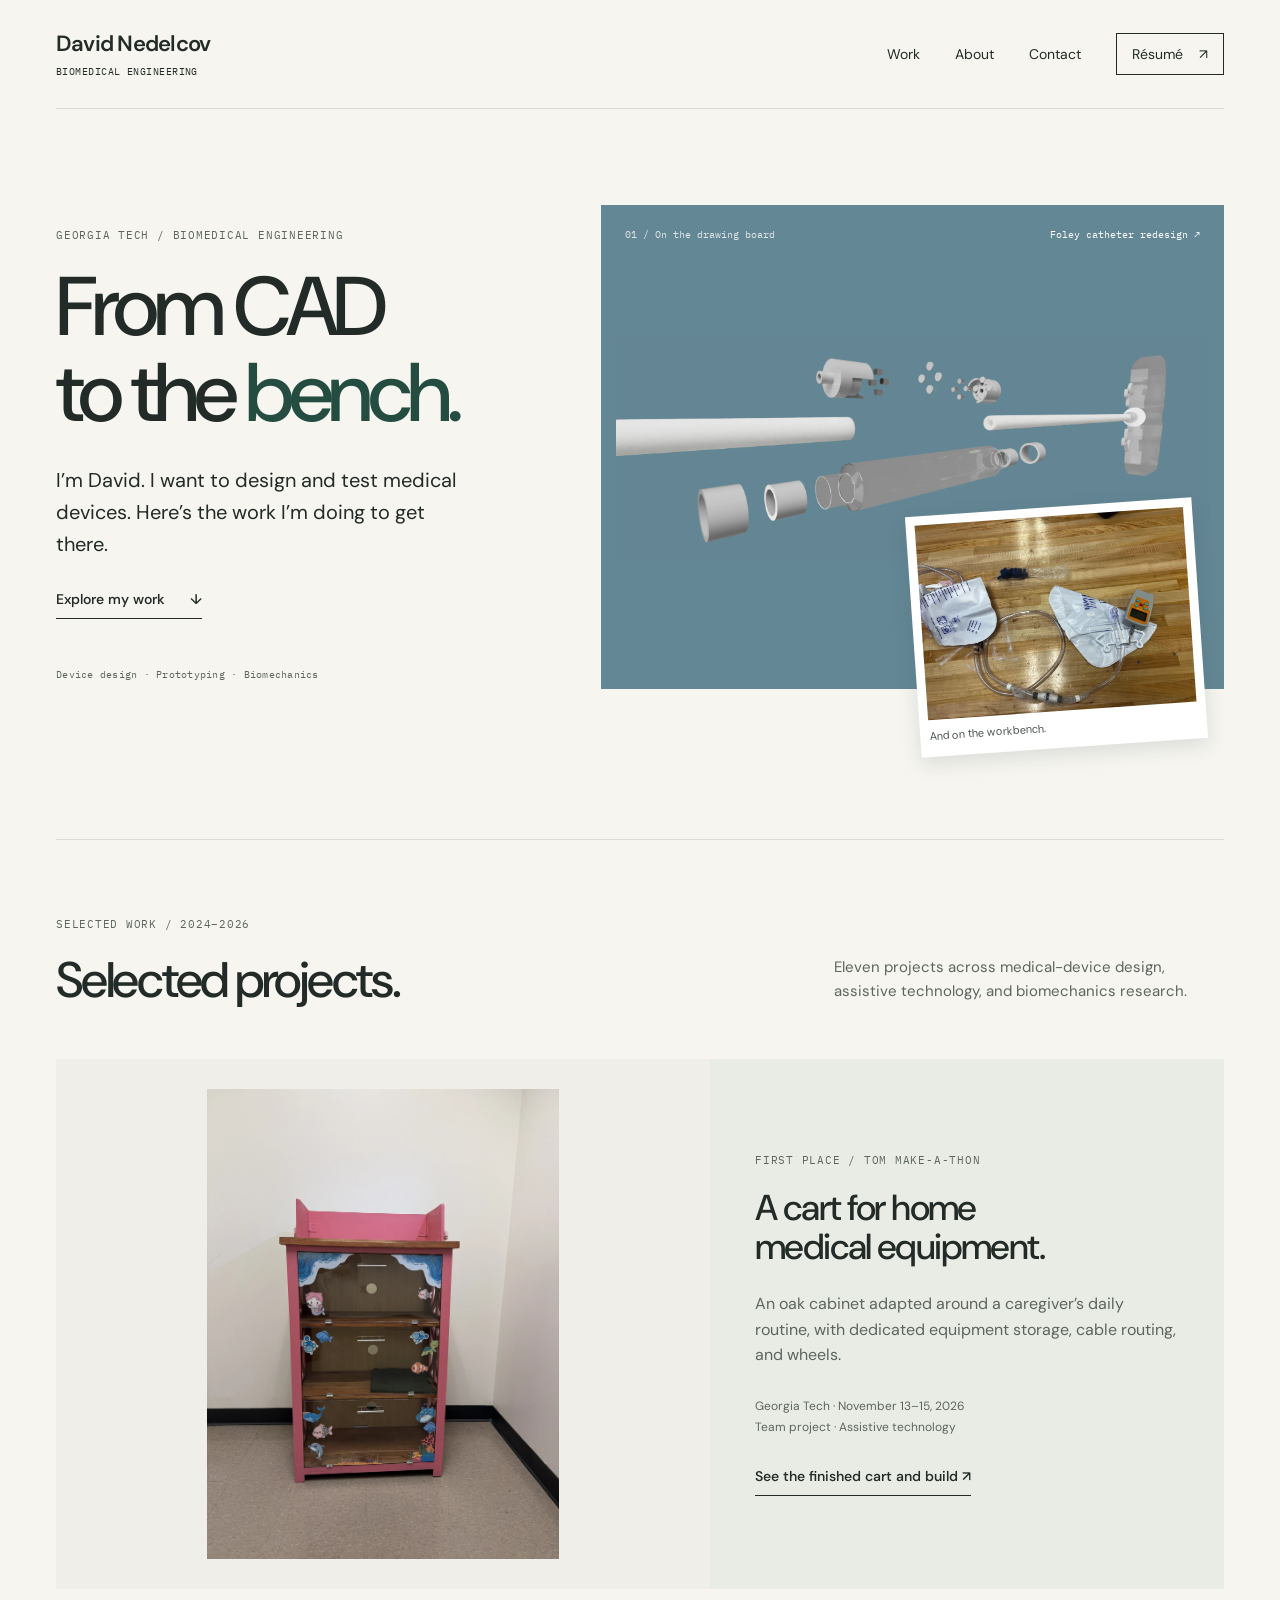
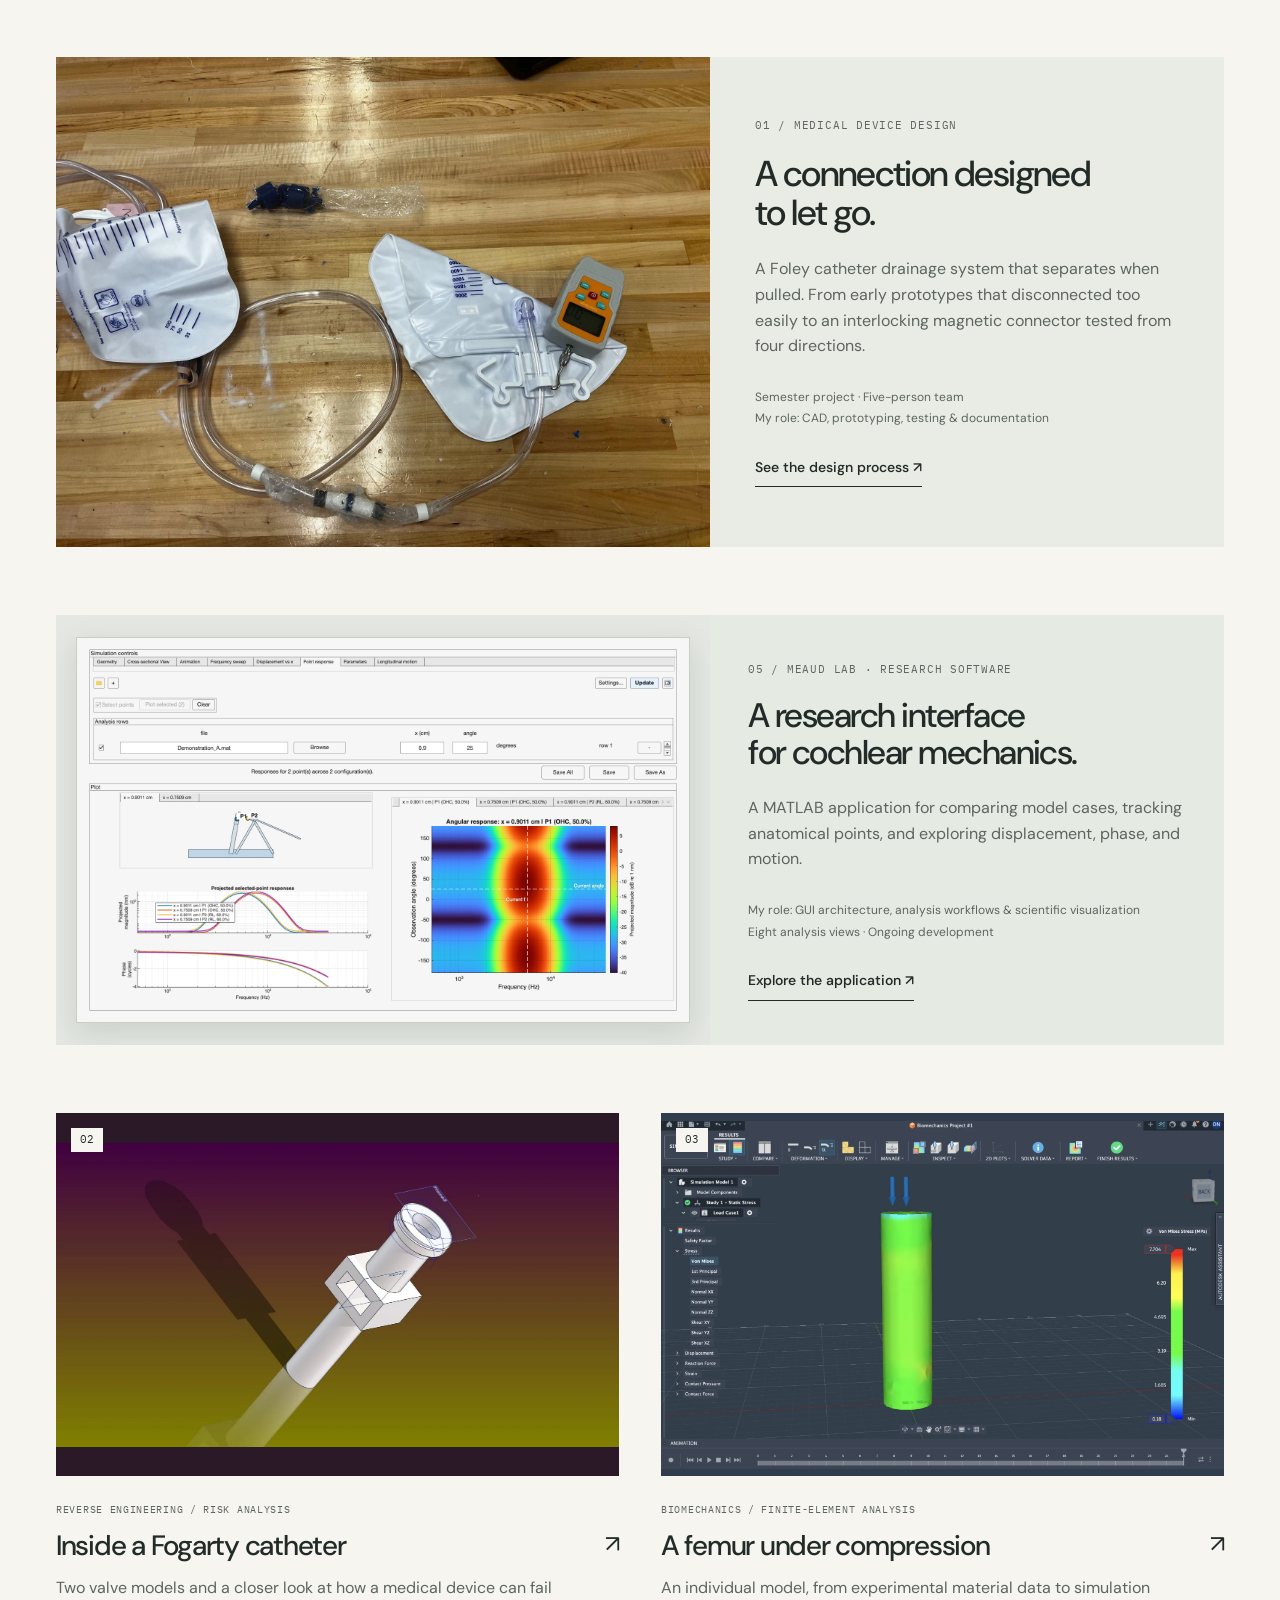
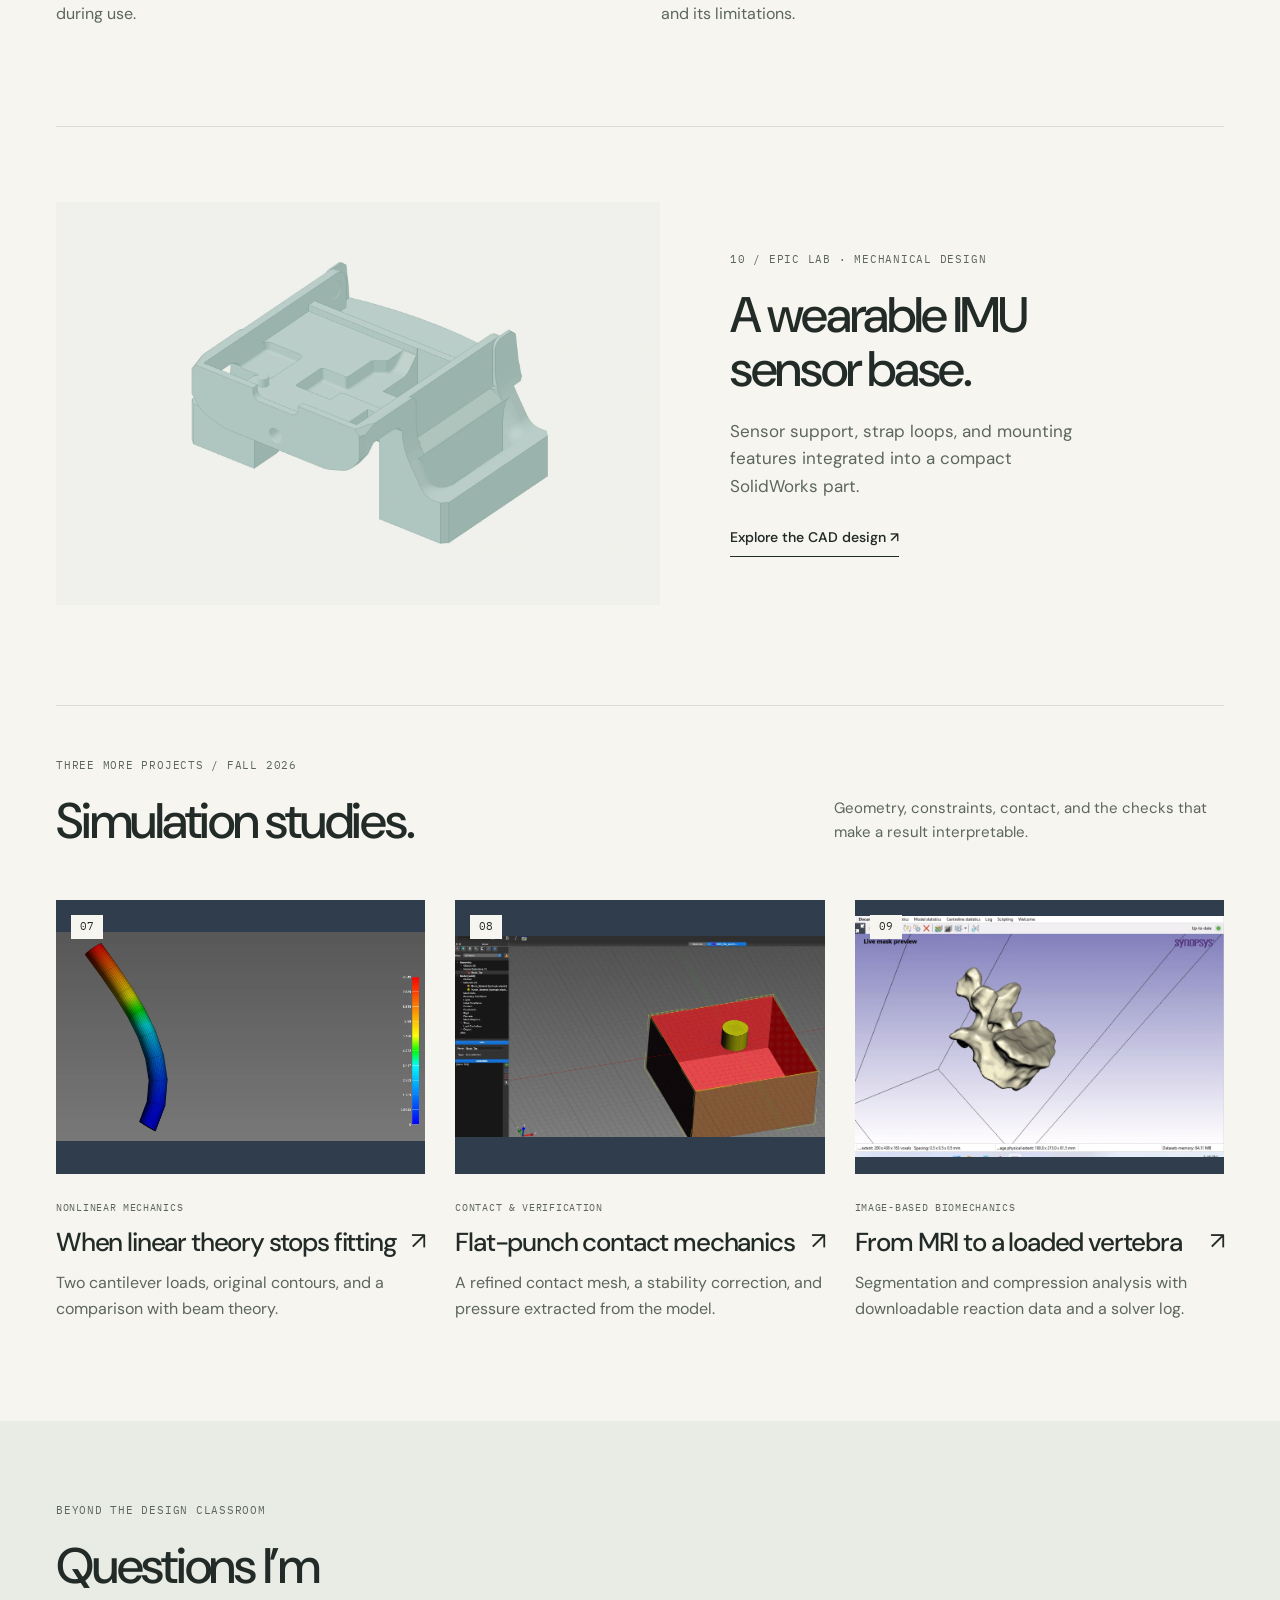
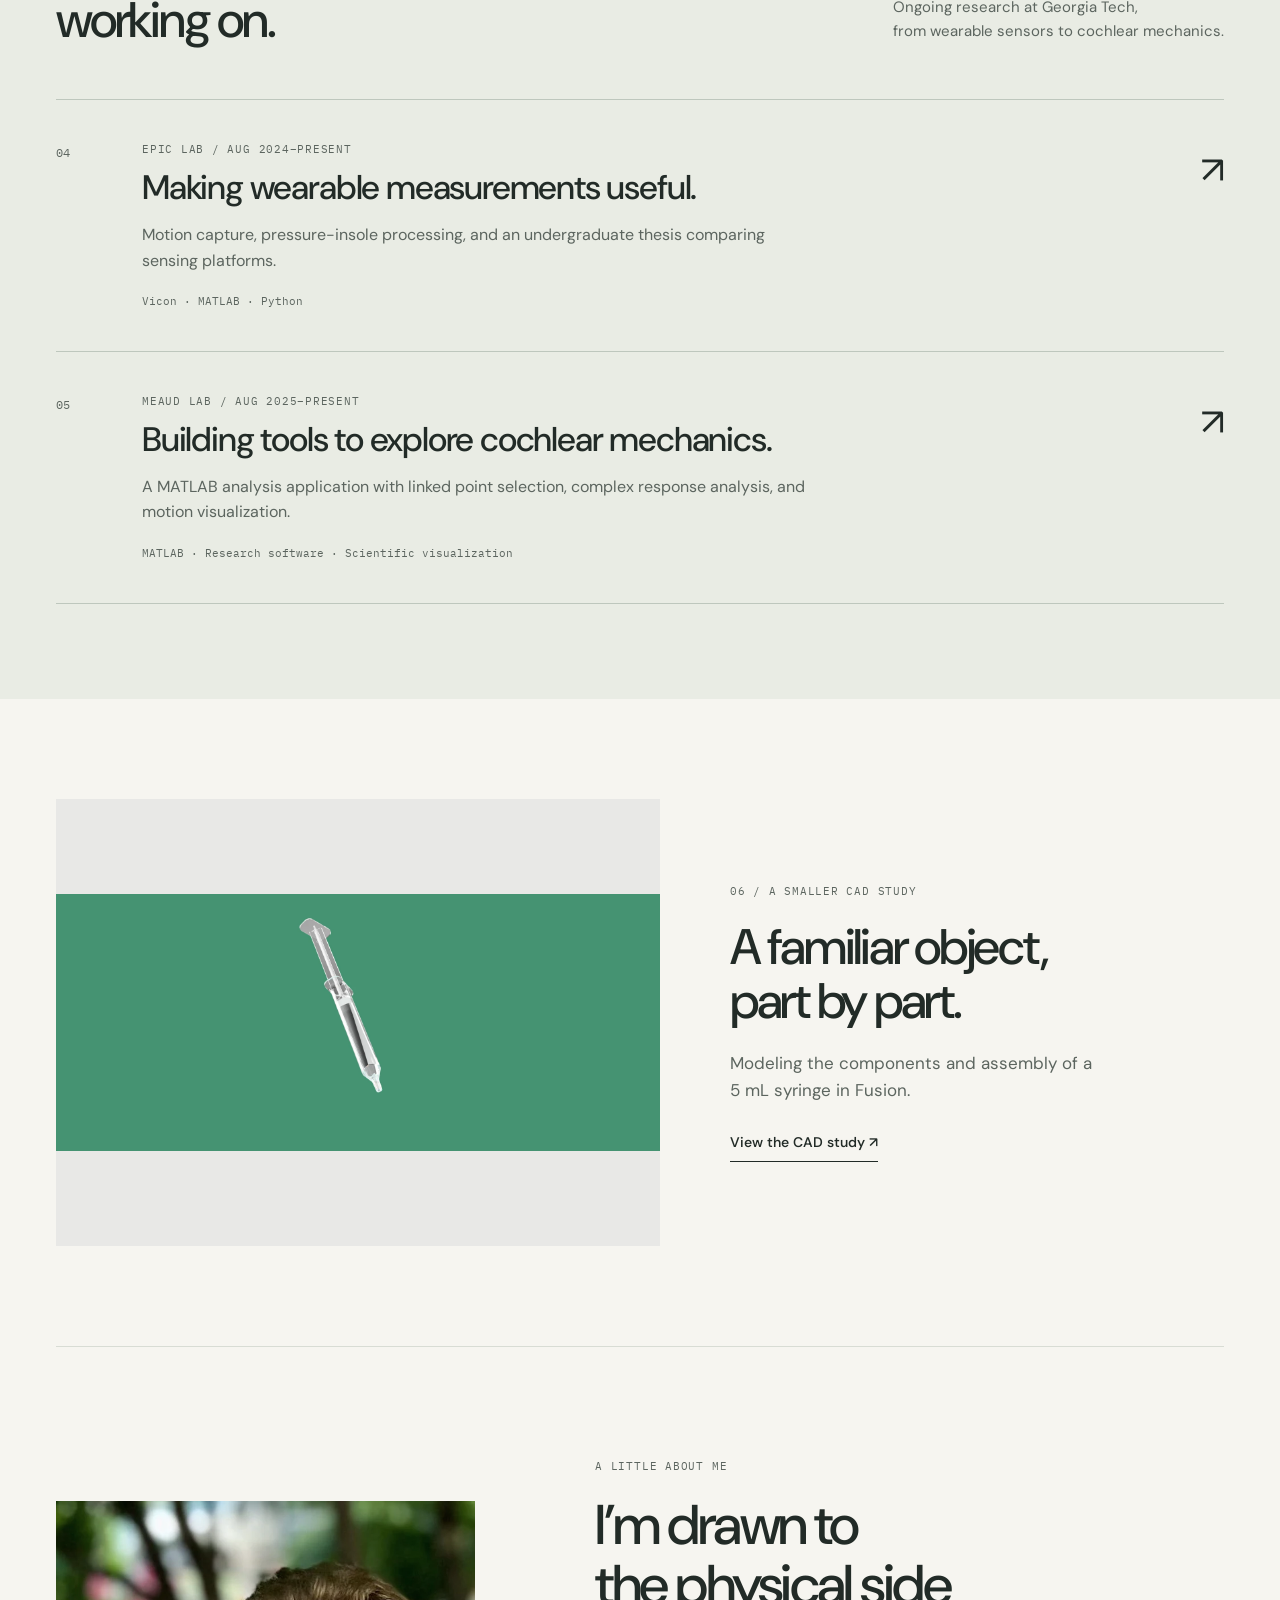
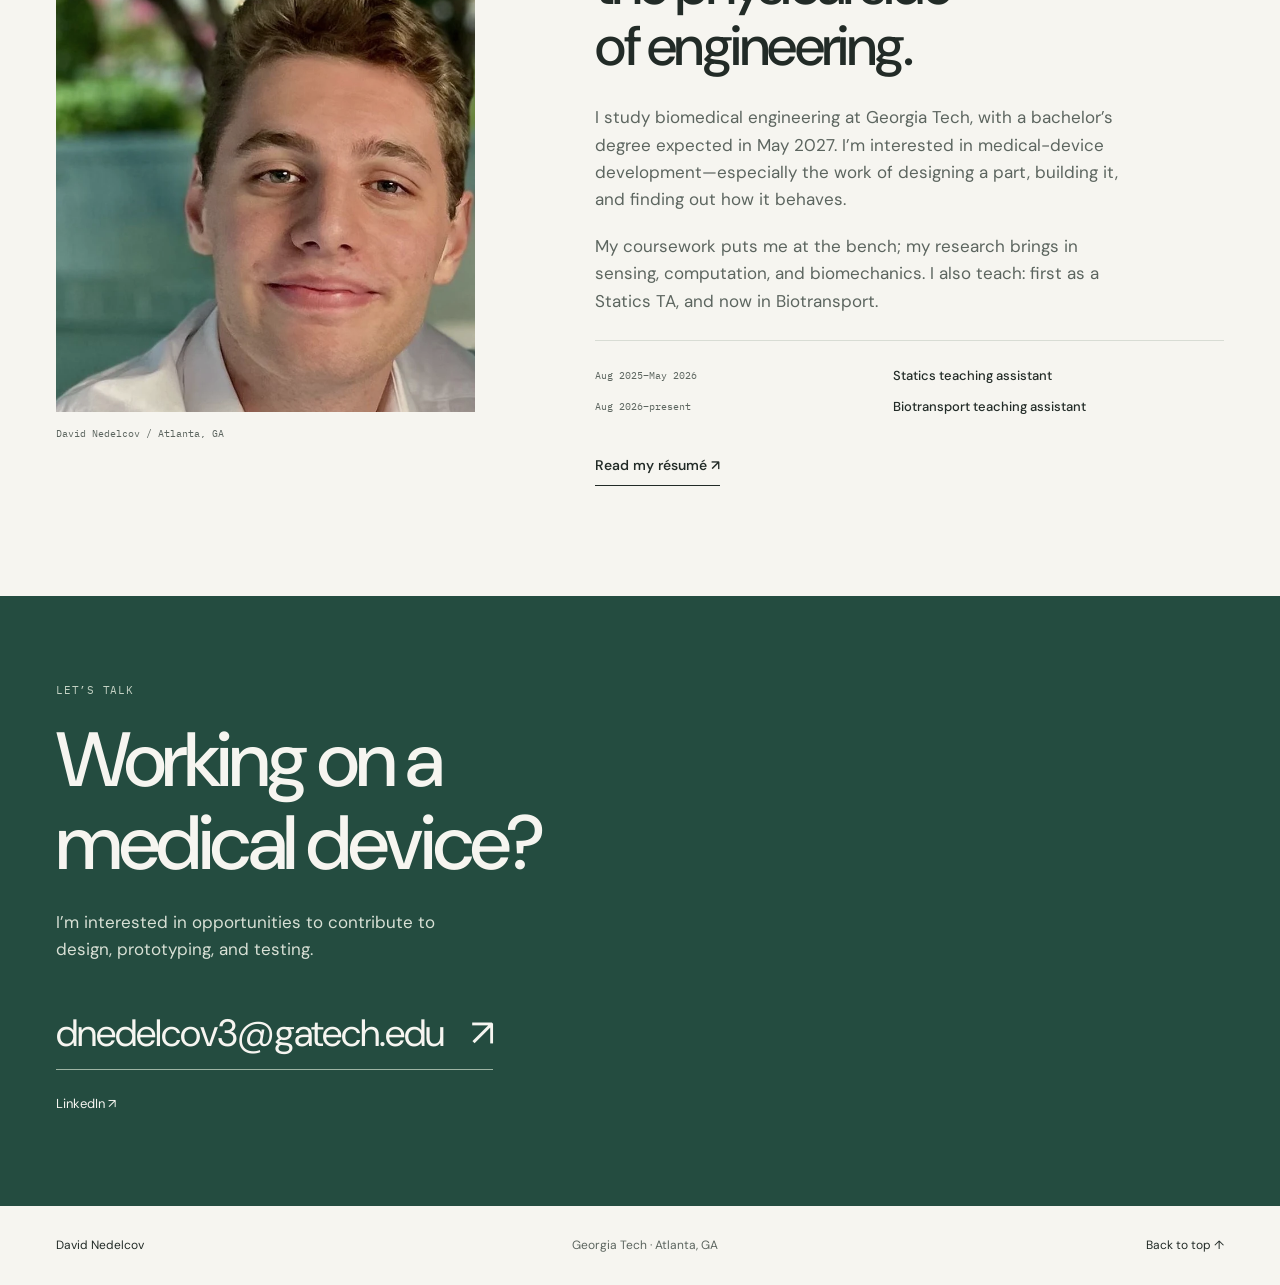
<file: index.html>
<!doctype html>
<html lang="en">
<head>
<meta charset="utf-8">
<meta name="viewport" content="width=device-width, initial-scale=1">
<title>David Nedelcov — Biomedical Engineering Portfolio</title>
<meta name="description" content="Medical-device design, prototyping, testing, and biomechanics research by David Nedelcov, a biomedical engineering student at Georgia Tech.">
<meta name="theme-color" content="#f6f5f0">
<link rel="canonical" href="https://davidnedelcov.github.io/">
<meta property="og:title" content="David Nedelcov — Biomedical Engineering Portfolio">
<meta property="og:description" content="Medical-device design, prototyping, testing, and biomechanics research by David Nedelcov, a biomedical engineering student at Georgia Tech.">
<meta property="og:image" content="https://davidnedelcov.github.io/assets/foley-bench.webp">
<meta property="og:type" content="website">
<link rel="icon" href="assets/favicon.svg" type="image/svg+xml">
<link rel="stylesheet" href="style.css?v=20261117">
<script src="site.js" defer>
</script>
</head>
<body id="top">
<a class="skip" href="#main">Skip to content</a>
<header class="header wrap">
<a class="wordmark" href="#top">David Nedelcov<span>Biomedical engineering</span>
</a>
<nav aria-label="Main navigation">
<a href="#work">Work</a>
<a href="#about">About</a>
<a href="#contact">Contact</a>
<a class="resume" href="assets/David_Nedelcov_Resume.pdf" target="_blank" rel="noopener">Résumé <span aria-hidden="true">↗</span>
</a>
</nav>
</header>
<main id="main">
<section class="hero wrap">
<div class="hero-copy">
<p class="eyebrow">Georgia Tech / Biomedical engineering</p>
<h1>From CAD<br>to the <em>bench.</em>
</h1>
<p class="intro">I’m David. I want to design and test medical devices. Here’s the work I’m doing to get there.</p>
<a class="text-link" href="#work">Explore my work <span aria-hidden="true">↓</span>
</a>
<p class="hero-note">Device design · Prototyping · Biomechanics</p>
</div>
<a class="hero-image" href="projects/foley.html" aria-label="Explore the Foley catheter design project">
<img src="assets/foley-exploded.webp" alt="Exploded CAD view of our magnetic breakaway catheter design" fetchpriority="high" width="1800" height="677">
<div class="hero-image-label">
<span>01 / On the drawing board</span>
<span>Foley catheter redesign ↗</span>
</div>
<div class="bench-inset">
<img src="assets/foley-bench.webp" alt="The physical catheter prototype on a workbench" width="1800" height="1350">
<span>And on the workbench.</span>
</div>
</a>
</section>
<section class="work-section wrap" id="work">
<div class="section-heading">
<div>
<p class="eyebrow">Selected work / 2024–2026</p>
<h2>Selected projects.</h2>
</div>
<p>Eleven projects across medical-device design, assistive technology, and biomechanics research.</p>
</div>
<article class="feature-project makeathon-feature" id="makeathon">
<a class="feature-image" href="projects/makeathon.html">
<img src="assets/makeathon-finished-front.webp" alt="Finished pink equipment cart with clear decorated doors and circular cable openings in its back panel" loading="lazy" width="1600" height="2133">
</a>
<div class="feature-copy">
<p class="eyebrow">First place / TOM Make-A-Thon</p>
<h3><a href="projects/makeathon.html">A cart for home<br>medical equipment.</a></h3>
<p>An oak cabinet adapted around a caregiver’s daily routine, with dedicated equipment storage, cable routing, and wheels.</p>
<p class="project-context">Georgia Tech · November 13–15, 2026<br>Team project · Assistive technology</p>
<a class="text-link" href="projects/makeathon.html">See the finished cart and build ↗</a>
</div>
</article>
<article class="feature-project" id="foley">
<a class="feature-image" href="projects/foley.html">
<img src="assets/foley-bench.webp" alt="Catheter breakaway prototype and force gauge on a wooden workbench" loading="lazy" width="1800" height="1350">
</a>
<div class="feature-copy">
<p class="eyebrow">01 / Medical device design</p>
<h3>
<a href="projects/foley.html">A connection designed<br>to let go.</a>
</h3>
<p>A Foley catheter drainage system that separates when pulled. From early prototypes that disconnected too easily to an interlocking magnetic connector tested from four directions.</p>
<p class="project-context">Semester project · Five-person team<br>My role: CAD, prototyping, testing & documentation</p>
<a class="text-link" href="projects/foley.html">See the design process ↗</a>
</div>
</article>
<article class="feature-project gui-feature" id="cochlear-gui">
<a class="feature-image" href="projects/cochlear.html"><img src="assets/meaud-gui-point-heatmap.webp" alt="David’s MATLAB cochlear-analysis GUI with linked anatomical points, response curves, and an angle–frequency map" loading="lazy" width="1640" height="1030"></a>
<div class="feature-copy"><p class="eyebrow">05 / Meaud Lab · Research software</p><h3><a href="projects/cochlear.html">A research interface <br>for cochlear mechanics.</a></h3><p>A MATLAB application for comparing model cases, tracking anatomical points, and exploring displacement, phase, and motion.</p><p class="project-context">My role: GUI architecture, analysis workflows &amp; scientific visualization<br>Eight analysis views · Ongoing development</p><a class="text-link" href="projects/cochlear.html">Explore the application ↗</a></div>
</article>
<div class="project-grid">
<article id="fogarty">
<a class="tile-image valve-tile" href="projects/fogarty.html">
<img src="assets/fogarty-valve-concept-1.webp" alt="David’s CAD model of a Fogarty valve component" loading="lazy" width="1500" height="809">
<span class="tile-number">02</span>
</a>
<p class="eyebrow">Reverse engineering / Risk analysis</p>
<h3>
<a href="projects/fogarty.html">Inside a Fogarty catheter <span>↗</span>
</a>
</h3>
<p>Two valve models and a closer look at how a medical device can fail during use.</p>
</article>
<article id="femur">
<a class="tile-image fea-tile" href="projects/femur.html">
<img src="assets/femur-stress.webp" alt="Original Fusion finite-element stress result for the femur model" loading="lazy" width="1800" height="1113">
<span class="tile-number">03</span>
</a>
<p class="eyebrow">Biomechanics / Finite-element analysis</p>
<h3>
<a href="projects/femur.html">A femur under compression <span>↗</span>
</a>
</h3>
<p>An individual model, from experimental material data to simulation and its limitations.</p>
</article>
</div>
</section>
<section class="wrap cad-study imu-feature" id="imu">
<a href="projects/imu.html" class="study-image"><img src="assets/imu-base-iso.webp" alt="Isometric CAD view of David’s wearable IMU sensor base with integrated strap loops" loading="lazy" width="1800" height="1200"></a>
<div><p class="eyebrow">10 / EPIC Lab · Mechanical design</p><h2>A wearable IMU<br>sensor base.</h2><p>Sensor support, strap loops, and mounting features integrated into a compact SolidWorks part.</p><a class="text-link" href="projects/imu.html">Explore the CAD design ↗</a></div>
</section>
<section class="wrap additional-projects" id="simulation-studies">
<div class="section-heading">
<div>
<p class="eyebrow">Three more projects / Fall 2026</p>
<h2>Simulation studies.</h2>
</div>
<p>Geometry, constraints, contact, and the checks that make a result interpretable.</p>
</div>
<div class="project-grid three-projects">
<article id="cantilever">
<a class="tile-image fea-tile" href="projects/cantilever.html">
<img src="assets/beam-high-displacement.webp" width="1402" height="794" alt="When linear theory stops fitting" loading="lazy">
<span class="tile-number">07</span>
</a>
<p class="eyebrow">Nonlinear mechanics</p>
<h3>
<a href="projects/cantilever.html">When linear theory stops fitting <span>↗</span>
</a>
</h3>
<p>Two cantilever loads, original contours, and a comparison with beam theory.</p>
</article>
<article id="contact-project">
<a class="tile-image fea-tile" href="projects/contact.html">
<img src="assets/contact-assembly.webp" width="1800" height="982" alt="Flat-punch contact mechanics" loading="lazy">
<span class="tile-number">08</span>
</a>
<p class="eyebrow">Contact & verification</p>
<h3>
<a href="projects/contact.html">Flat-punch contact mechanics <span>↗</span>
</a>
</h3>
<p>A refined contact mesh, a stability correction, and pressure extracted from the model.</p>
</article>
<article id="vertebra">
<a class="tile-image fea-tile" href="projects/vertebra.html">
<img src="assets/vertebra-segmentation.webp" width="1800" height="1176" alt="From MRI to a loaded vertebra" loading="lazy">
<span class="tile-number">09</span>
</a>
<p class="eyebrow">Image-based biomechanics</p>
<h3>
<a href="projects/vertebra.html">From MRI to a loaded vertebra <span>↗</span>
</a>
</h3>
<p>Segmentation and compression analysis with downloadable reaction data and a solver log.</p>
</article>
</div>
</section>
<section class="research-section" id="research">
<div class="wrap">
<div class="section-heading">
<div>
<p class="eyebrow">Beyond the design classroom</p>
<h2>Questions I’m<br>working on.</h2>
</div>
<p>Ongoing research at Georgia Tech,<br>from wearable sensors to cochlear mechanics.</p>
</div>
<a class="research-row" href="projects/epic.html" id="epic-research">
<span class="research-num">04</span>
<div>
<p class="eyebrow">EPIC Lab / Aug 2024–present</p>
<h3>Making wearable measurements useful.</h3>
<p>Motion capture, pressure-insole processing, and an undergraduate thesis comparing sensing platforms.</p>
<span class="research-tag">Vicon · MATLAB · Python</span>
</div>
<span class="row-arrow" aria-hidden="true">↗</span>
</a>
<a class="research-row" href="projects/cochlear.html" id="cochlear">
<span class="research-num">05</span>
<div>
<p class="eyebrow">Meaud Lab / Aug 2025–present</p>
<h3>Building tools to explore cochlear mechanics.</h3>
<p>A MATLAB analysis application with linked point selection, complex response analysis, and motion visualization.</p>
<span class="research-tag">MATLAB · Research software · Scientific visualization</span>
</div>
<span class="row-arrow" aria-hidden="true">↗</span>
</a>
</div>
</section>
<section class="wrap cad-study" id="syringe">
<a href="projects/syringe.html" class="study-image">
<img src="assets/syringe-render.webp" alt="David’s rendered 5 mL syringe CAD assembly" loading="lazy" width="1800" height="766">
</a>
<div>
<p class="eyebrow">06 / A smaller CAD study</p>
<h2>A familiar object,<br>part by part.</h2>
<p>Modeling the components and assembly of a 5 mL syringe in Fusion.</p>
<a class="text-link" href="projects/syringe.html">View the CAD study ↗</a>
</div>
</section>
<section class="about-section wrap" id="about">
<div class="portrait">
<img src="assets/david-nedelcov.webp" alt="David Nedelcov" loading="lazy" width="900" height="900">
<span>David Nedelcov / Atlanta, GA</span>
</div>
<div class="about-copy">
<p class="eyebrow">A little about me</p>
<h2>I’m drawn to<br>the physical side<br>of engineering.</h2>
<p>I study biomedical engineering at Georgia Tech, with a bachelor’s degree expected in May 2027. I’m interested in medical-device development—especially the work of designing a part, building it, and finding out how it behaves.</p>
<p>My coursework puts me at the bench; my research brings in sensing, computation, and biomechanics. I also teach: first as a Statics TA, and now in Biotransport.</p>
<div class="teaching">
<span>Aug 2025–May 2026</span>
<strong>Statics teaching assistant</strong>
<span>Aug 2026–present</span>
<strong>Biotransport teaching assistant</strong>
</div>
<a class="text-link" href="assets/David_Nedelcov_Resume.pdf" target="_blank" rel="noopener">Read my résumé ↗</a>
</div>
</section>
<section class="contact-section" id="contact">
<div class="wrap">
<p class="eyebrow">Let’s talk</p>
<h2>Working on a<br>medical device?</h2>
<p>I’m interested in opportunities to contribute to design, prototyping, and testing.</p>
<a class="contact-email" href="mailto:dnedelcov3@gatech.edu">dnedelcov3@gatech.edu <span aria-hidden="true">↗</span>
</a>
<a class="linkedin" href="https://www.linkedin.com/in/david-nedelcov-595204285" target="_blank" rel="noopener">LinkedIn ↗</a>
</div>
</section>
</main>
<footer class="wrap footer">
<a href="index.html">David Nedelcov</a>
<span>Georgia Tech · Atlanta, GA</span>
<a href="#top">Back to top ↑</a>
</footer>
<dialog class="lightbox" aria-label="Expanded project image">
<button class="close" aria-label="Close expanded image">Close ×</button>
<img alt="">
<p>
</p>
</dialog>
</body>
</html>
</file>
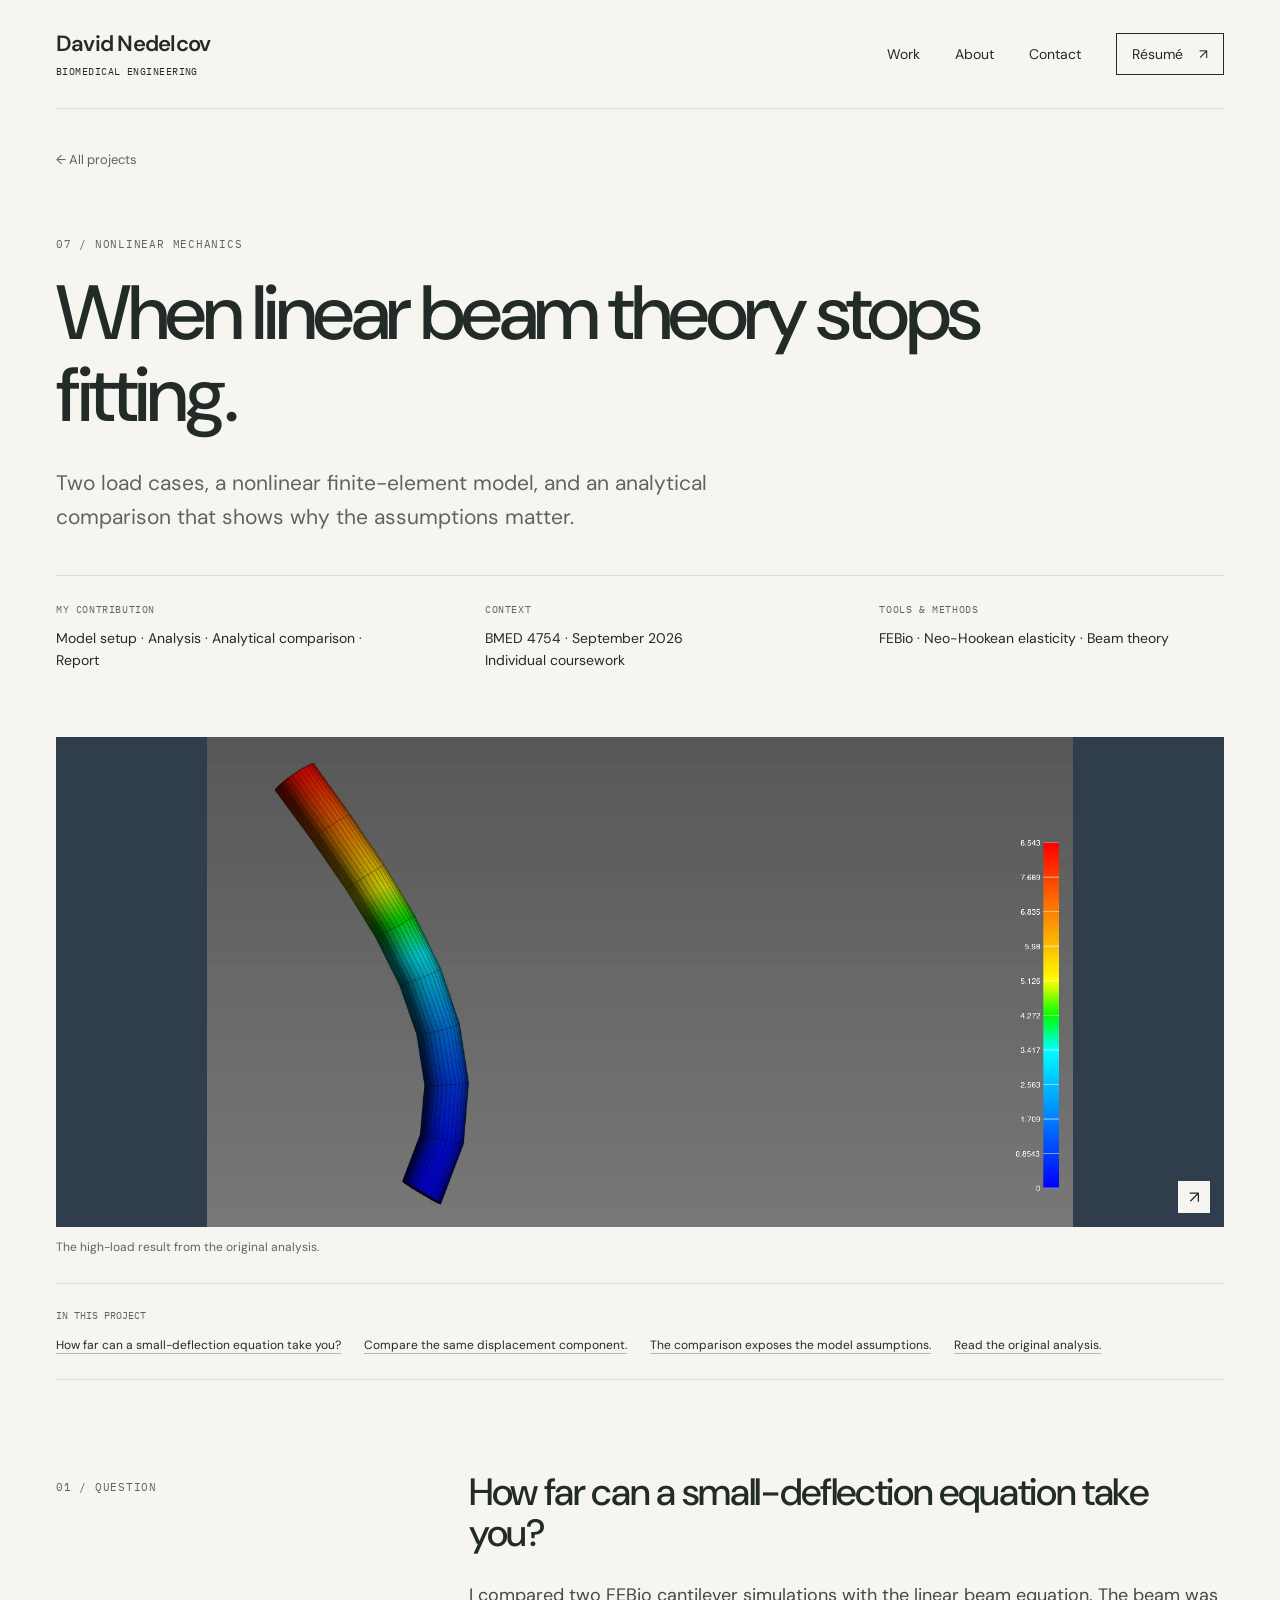
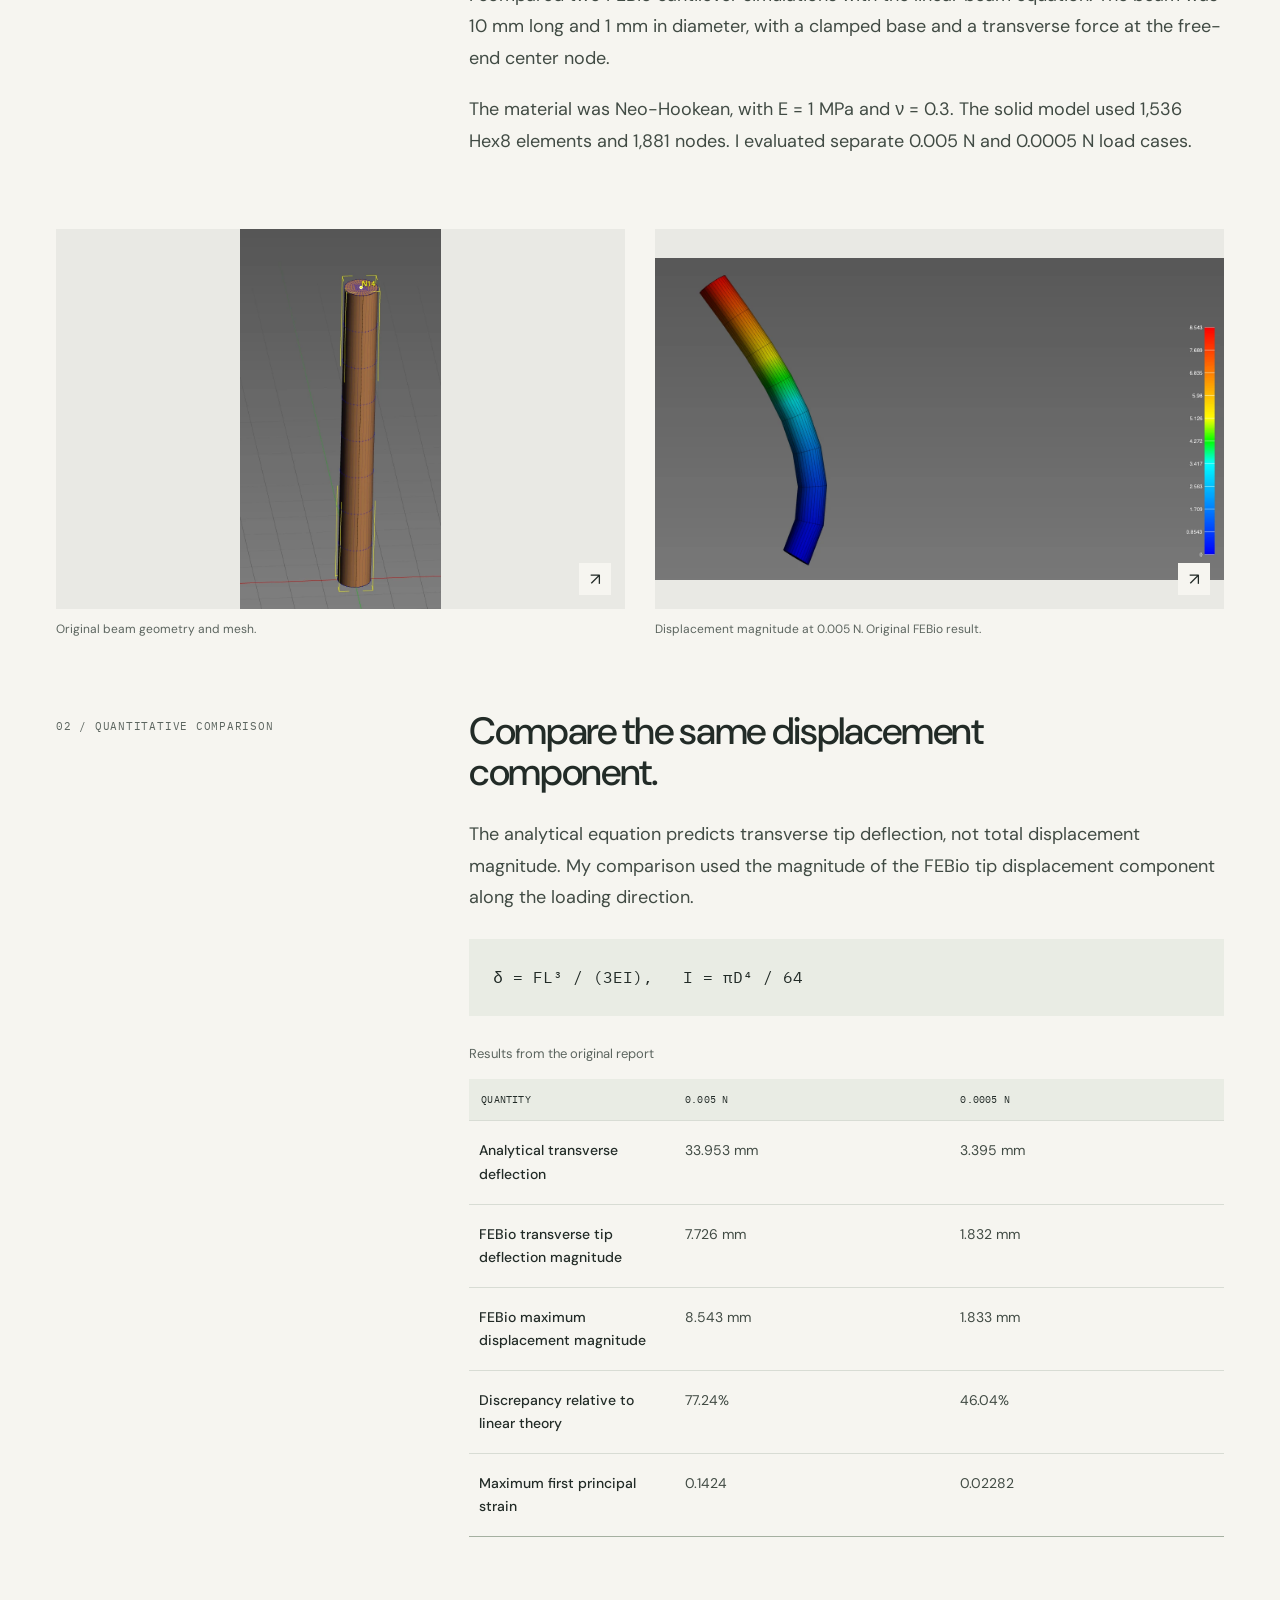
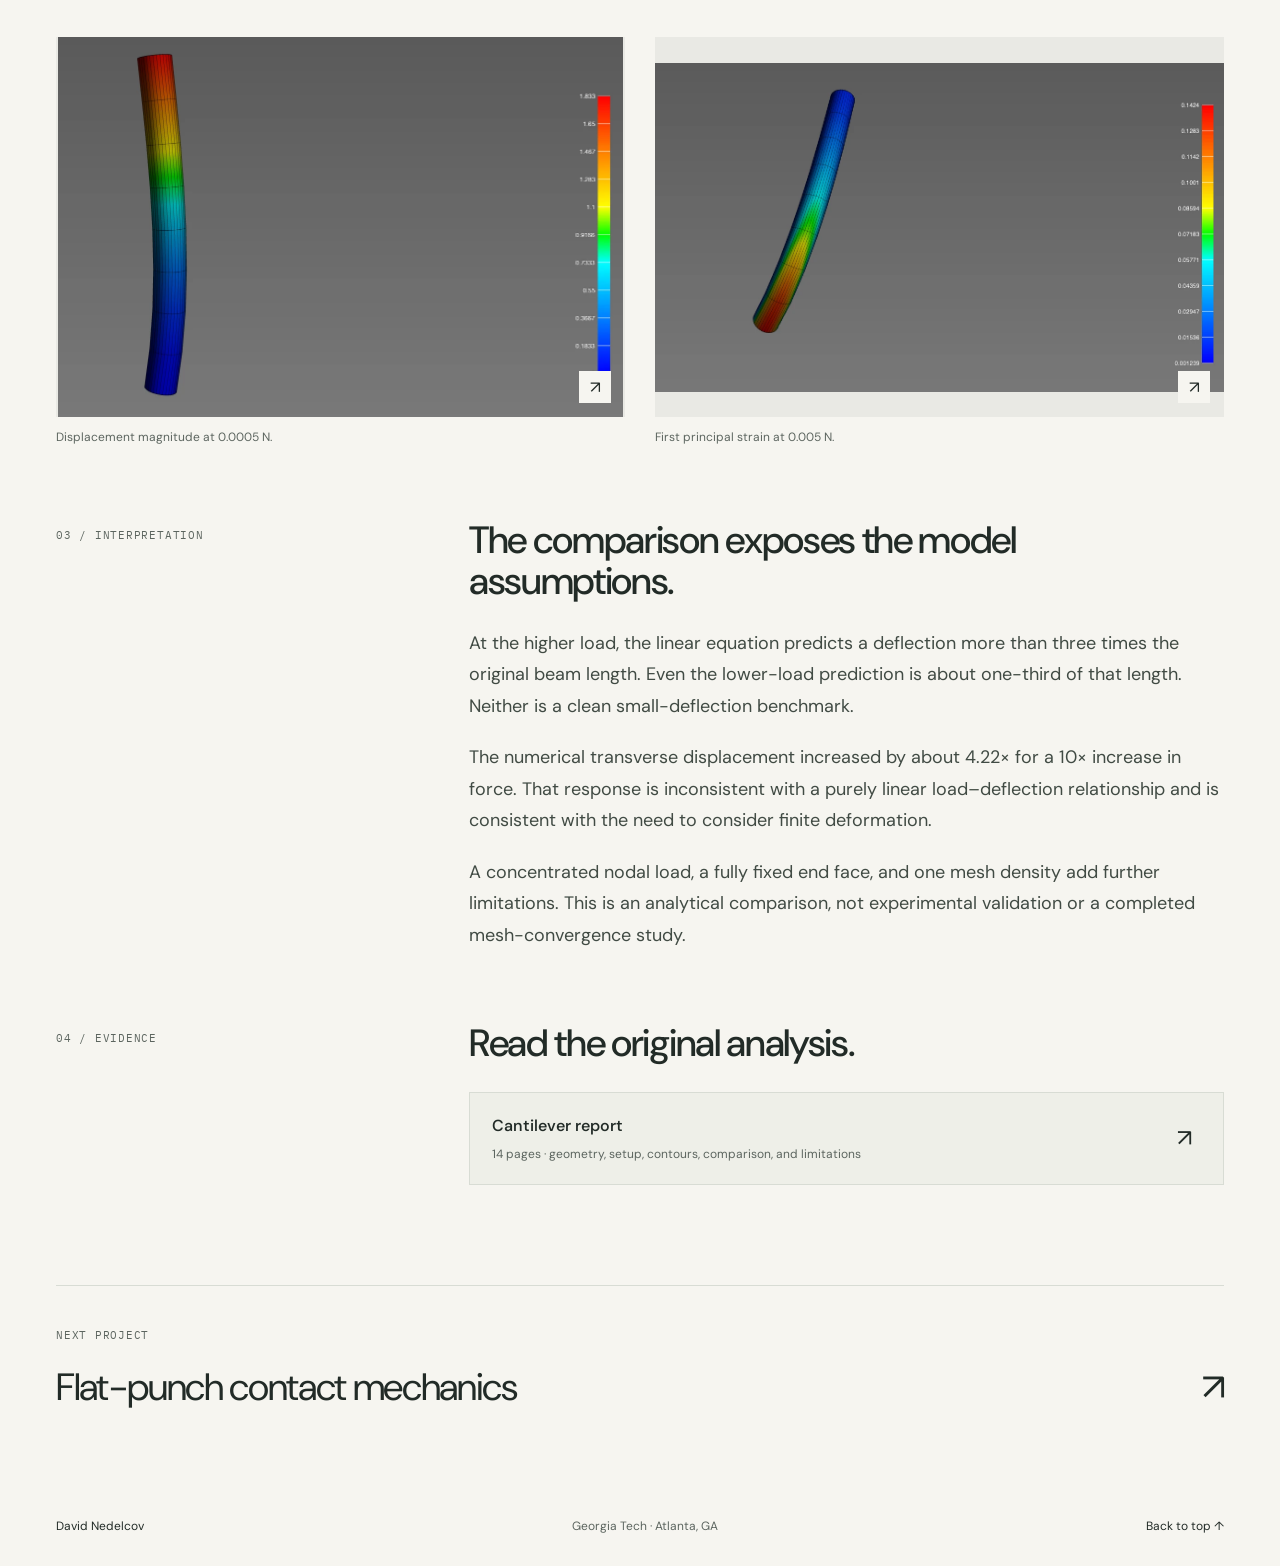
<file: projects/cantilever.html>
<!doctype html>
<html lang="en">
<head>
<meta charset="utf-8">
<meta name="viewport" content="width=device-width, initial-scale=1">
<title>When linear beam theory stops fitting. — David Nedelcov</title>
<meta name="description" content="Two load cases, a nonlinear finite-element model, and an analytical comparison that shows why the assumptions matter.">
<meta name="theme-color" content="#f6f5f0">
<link rel="canonical" href="https://davidnedelcov.github.io/projects/cantilever.html">
<meta property="og:title" content="When linear beam theory stops fitting. — David Nedelcov">
<meta property="og:description" content="Two load cases, a nonlinear finite-element model, and an analytical comparison that shows why the assumptions matter.">
<meta property="og:image" content="https://davidnedelcov.github.io/assets/beam-high-displacement.webp">
<meta property="og:type" content="website">
<link rel="icon" href="../assets/favicon.svg" type="image/svg+xml">
<link rel="stylesheet" href="../style.css">
<script src="../site.js" defer>
</script>
</head>
<body id="top">
<a class="skip" href="#main">Skip to content</a>
<header class="header wrap">
<a class="wordmark" href="../index.html">David Nedelcov<span>Biomedical engineering</span>
</a>
<nav aria-label="Main navigation">
<a href="../index.html#work">Work</a>
<a href="../index.html#about">About</a>
<a href="../index.html#contact">Contact</a>
<a class="resume" href="../assets/David_Nedelcov_Resume.pdf" target="_blank" rel="noopener">Résumé <span aria-hidden="true">↗</span>
</a>
</nav>
</header>
<main id="main" class="wrap case">
<a class="back" href="../index.html#work">← All projects</a>
<div class="eyebrow">07 / Nonlinear mechanics</div>
<h1>When linear beam theory stops fitting.</h1>
<p class="case-dek">Two load cases, a nonlinear finite-element model, and an analytical comparison that shows why the assumptions matter.</p>
<dl class="project-meta">
<div>
<dt>My contribution</dt>
<dd>Model setup · Analysis · Analytical comparison · Report</dd>
</div>
<div>
<dt>Context</dt>
<dd>BMED 4754 · September 2026<br>Individual coursework</dd>
</div>
<div>
<dt>Tools & methods</dt>
<dd>FEBio · Neo-Hookean elasticity · Beam theory</dd>
</div>
</dl>
<figure class="case-cover fea-cover">
<a class="zoom" data-zoom href="../assets/beam-high-displacement.webp" aria-label="Enlarge: Bent cantilever displacement contour">
<img src="../assets/beam-high-displacement.webp" width="1402" height="794" alt="Bent cantilever displacement contour" loading="lazy">
<span class="enlarge" aria-hidden="true">↗</span>
</a>
<figcaption>The high-load result from the original analysis.</figcaption>
</figure>
<nav class="case-contents" aria-label="Case study sections">
<span>In this project</span>
<a href="#question">How far can a small-deflection equation take you?</a>
<a href="#comparison">Compare the same displacement component.</a>
<a href="#interpretation">The comparison exposes the model assumptions.</a>
<a href="#source">Read the original analysis.</a>
</nav>
<div class="story">
<section class="story-section" id="question">
<div class="section-label">01 / Question</div>
<div class="story-copy">
<h2>How far can a small-deflection equation take you?</h2>
<p>I compared two FEBio cantilever simulations with the linear beam equation. The beam was 10 mm long and 1 mm in diameter, with a clamped base and a transverse force at the free-end center node.</p>
<p>The material was Neo-Hookean, with E = 1 MPa and ν = 0.3. The solid model used 1,536 Hex8 elements and 1,881 nodes. I evaluated separate 0.005 N and 0.0005 N load cases.</p>
</div>
</section>
<div class="image-pair">
<figure class="">
<a class="zoom" data-zoom href="../assets/beam-mesh.webp" aria-label="Enlarge: Original cylindrical cantilever mesh in FEBio">
<img src="../assets/beam-mesh.webp" width="546" height="1028" alt="Original cylindrical cantilever mesh in FEBio" loading="lazy">
<span class="enlarge" aria-hidden="true">↗</span>
</a>
<figcaption>Original beam geometry and mesh.</figcaption>
</figure>
<figure class="">
<a class="zoom" data-zoom href="../assets/beam-high-displacement.webp" aria-label="Enlarge: High-load displacement contour of the cantilever">
<img src="../assets/beam-high-displacement.webp" width="1402" height="794" alt="High-load displacement contour of the cantilever" loading="lazy">
<span class="enlarge" aria-hidden="true">↗</span>
</a>
<figcaption>Displacement magnitude at 0.005 N. Original FEBio result.</figcaption>
</figure>
</div>
<section class="story-section" id="comparison">
<div class="section-label">02 / Quantitative comparison</div>
<div class="story-copy">
<h2>Compare the same displacement component.</h2>
<p>The analytical equation predicts transverse tip deflection, not total displacement magnitude. My comparison used the magnitude of the FEBio tip displacement component along the loading direction.</p>
<div class="equation">δ = FL³ / (3EI), &nbsp; I = πD⁴ / 64</div>
<div class="table-scroll engineering-table" tabindex="0" role="region" aria-label="Results from the original report">
<table>
<caption>Results from the original report</caption>
<thead>
<tr>
<th scope="col">Quantity</th>
<th scope="col">0.005 N</th>
<th scope="col">0.0005 N</th>
</tr>
</thead>
<tbody>
<tr>
<th scope="row">Analytical transverse deflection</th>
<td>33.953 mm</td>
<td>3.395 mm</td>
</tr>
<tr>
<th scope="row">FEBio transverse tip deflection magnitude</th>
<td>7.726 mm</td>
<td>1.832 mm</td>
</tr>
<tr>
<th scope="row">FEBio maximum displacement magnitude</th>
<td>8.543 mm</td>
<td>1.833 mm</td>
</tr>
<tr>
<th scope="row">Discrepancy relative to linear theory</th>
<td>77.24%</td>
<td>46.04%</td>
</tr>
<tr>
<th scope="row">Maximum first principal strain</th>
<td>0.1424</td>
<td>0.02282</td>
</tr>
</tbody>
</table>
</div>
</div>
</section>
<div class="image-pair">
<figure class="">
<a class="zoom" data-zoom href="../assets/beam-low-displacement.webp" aria-label="Enlarge: Low-load cantilever displacement contour">
<img src="../assets/beam-low-displacement.webp" width="1142" height="767" alt="Low-load cantilever displacement contour" loading="lazy">
<span class="enlarge" aria-hidden="true">↗</span>
</a>
<figcaption>Displacement magnitude at 0.0005 N.</figcaption>
</figure>
<figure class="">
<a class="zoom" data-zoom href="../assets/beam-high-strain.webp" aria-label="Enlarge: First principal strain contour for the high-load cantilever">
<img src="../assets/beam-high-strain.webp" width="1235" height="714" alt="First principal strain contour for the high-load cantilever" loading="lazy">
<span class="enlarge" aria-hidden="true">↗</span>
</a>
<figcaption>First principal strain at 0.005 N.</figcaption>
</figure>
</div>
<section class="story-section" id="interpretation">
<div class="section-label">03 / Interpretation</div>
<div class="story-copy">
<h2>The comparison exposes the model assumptions.</h2>
<p>At the higher load, the linear equation predicts a deflection more than three times the original beam length. Even the lower-load prediction is about one-third of that length. Neither is a clean small-deflection benchmark.</p>
<p>The numerical transverse displacement increased by about 4.22× for a 10× increase in force. That response is inconsistent with a purely linear load–deflection relationship and is consistent with the need to consider finite deformation.</p>
<p>A concentrated nodal load, a fully fixed end face, and one mesh density add further limitations. This is an analytical comparison, not experimental validation or a completed mesh-convergence study.</p>
</div>
</section>
<section class="story-section" id="source">
<div class="section-label">04 / Evidence</div>
<div class="story-copy">
<h2>Read the original analysis.</h2>
<div class="evidence-links">
<a href="../assets/cantilever-report.pdf" target="_blank" rel="noopener">
<span>Cantilever report</span>
<small>14 pages · geometry, setup, contours, comparison, and limitations</small>
<b aria-hidden="true">↗</b>
</a>
</div>
</div>
</section>
</div>
<a class="next-project" href="contact.html">
<span class="eyebrow">Next project</span>
<span>Flat-punch contact mechanics <span aria-hidden="true">↗</span>
</span>
</a>
</main>
<footer class="wrap footer">
<a href="../index.html">David Nedelcov</a>
<span>Georgia Tech · Atlanta, GA</span>
<a href="#top">Back to top ↑</a>
</footer>
<dialog class="lightbox" aria-label="Expanded project image">
<button class="close" aria-label="Close expanded image">Close ×</button>
<img alt="">
<p>
</p>
</dialog>
</body>
</html>
</file>
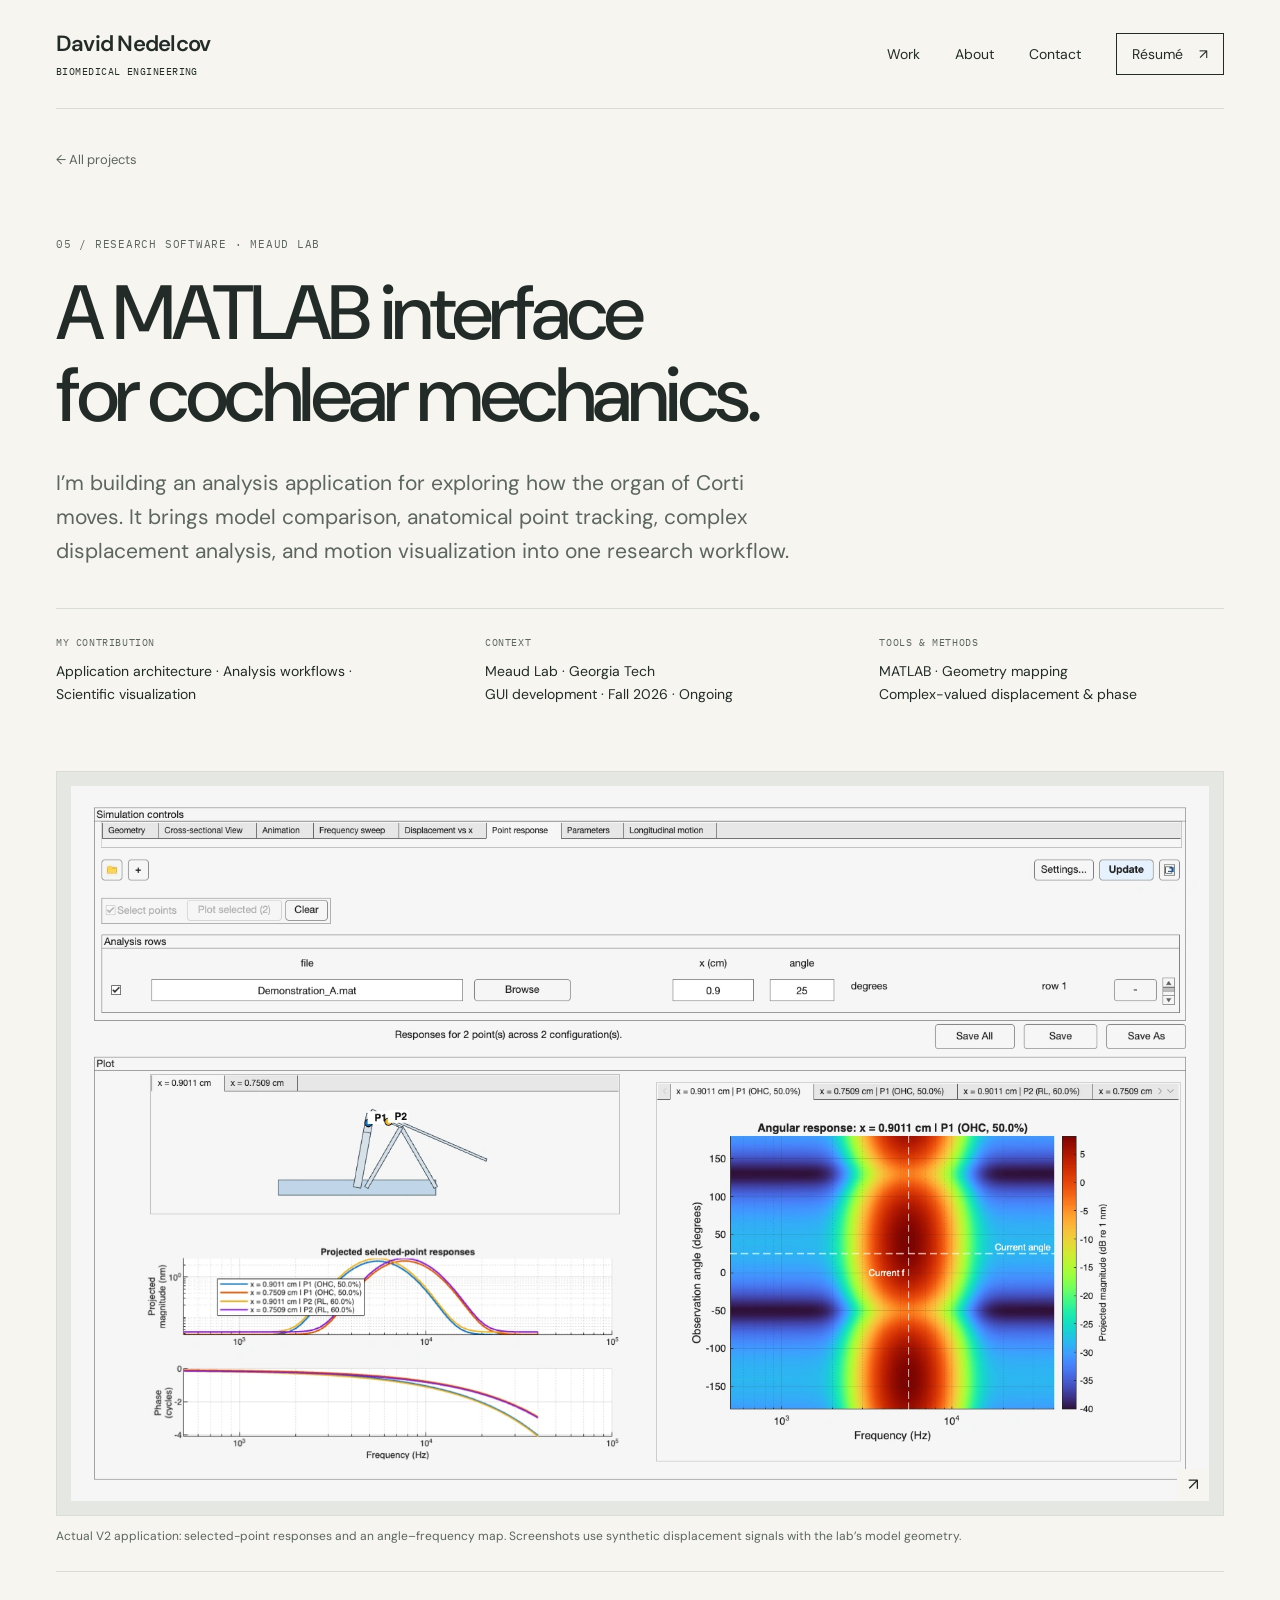
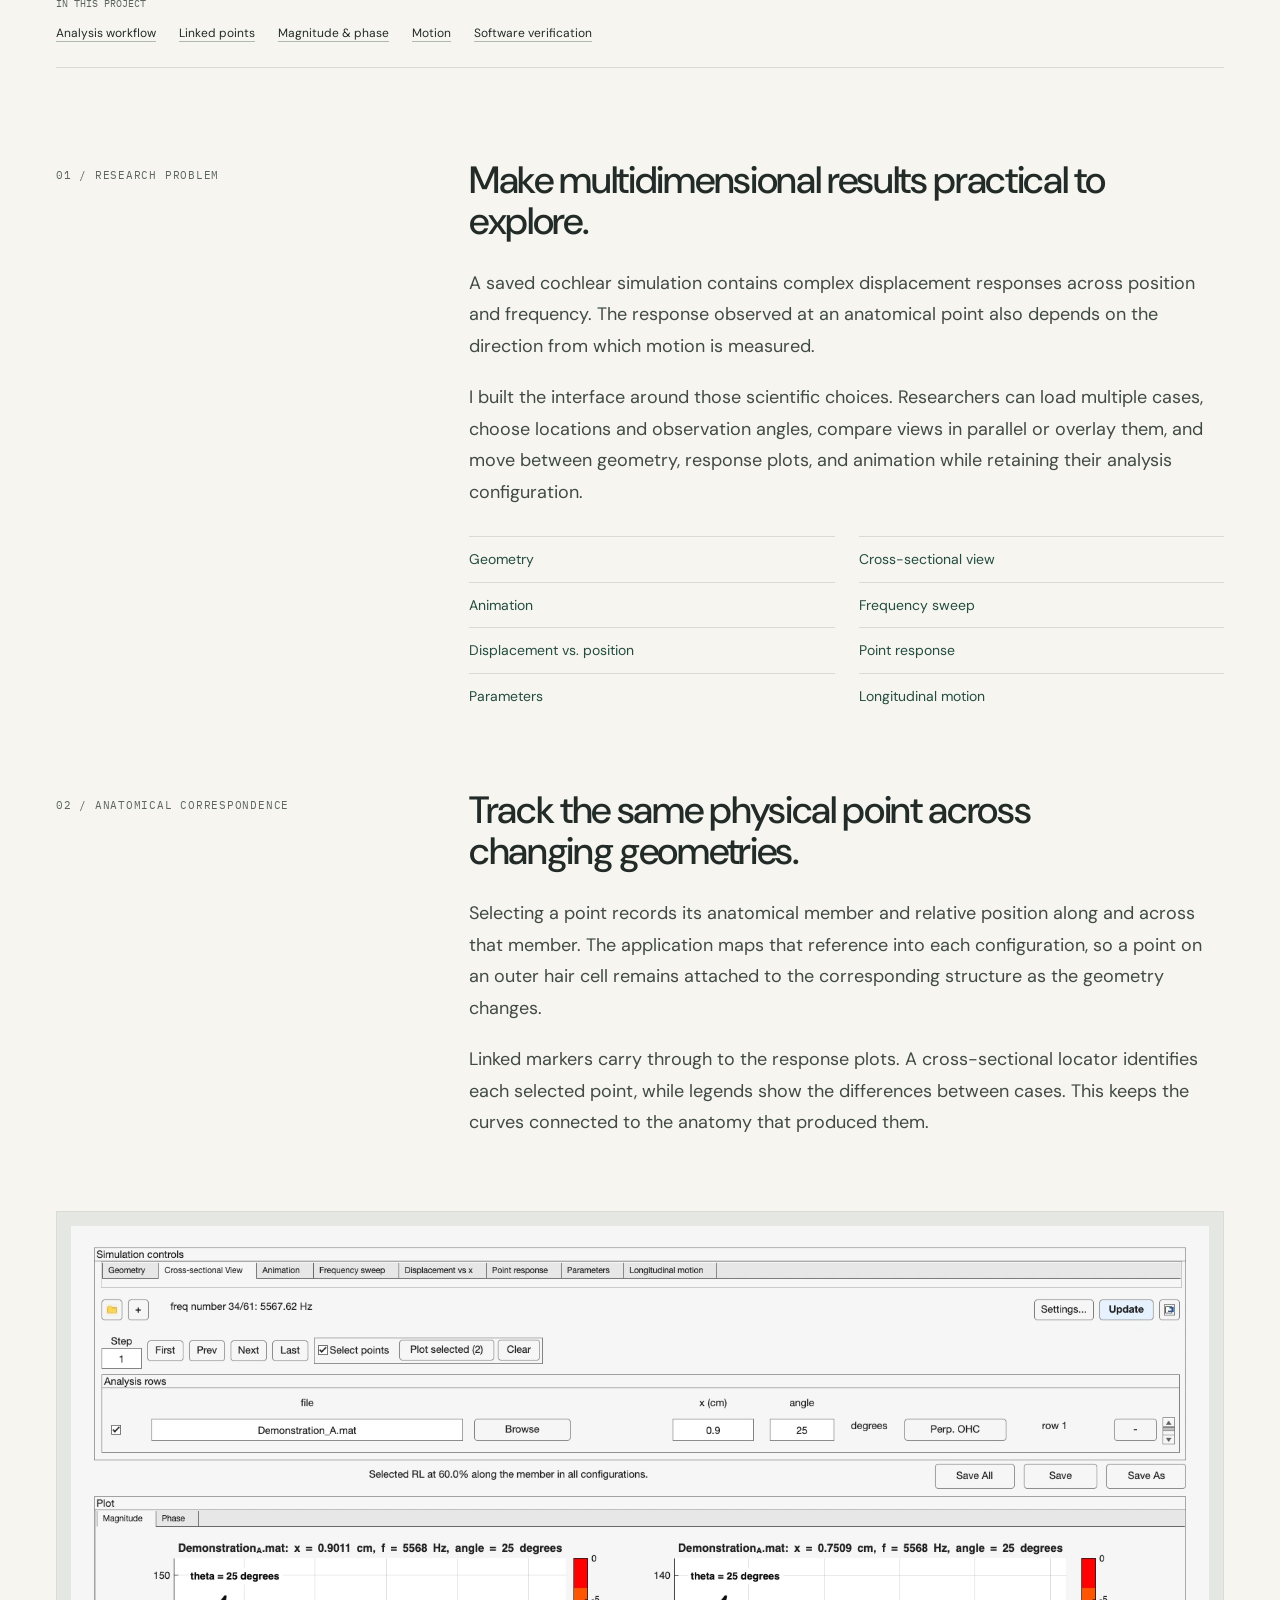
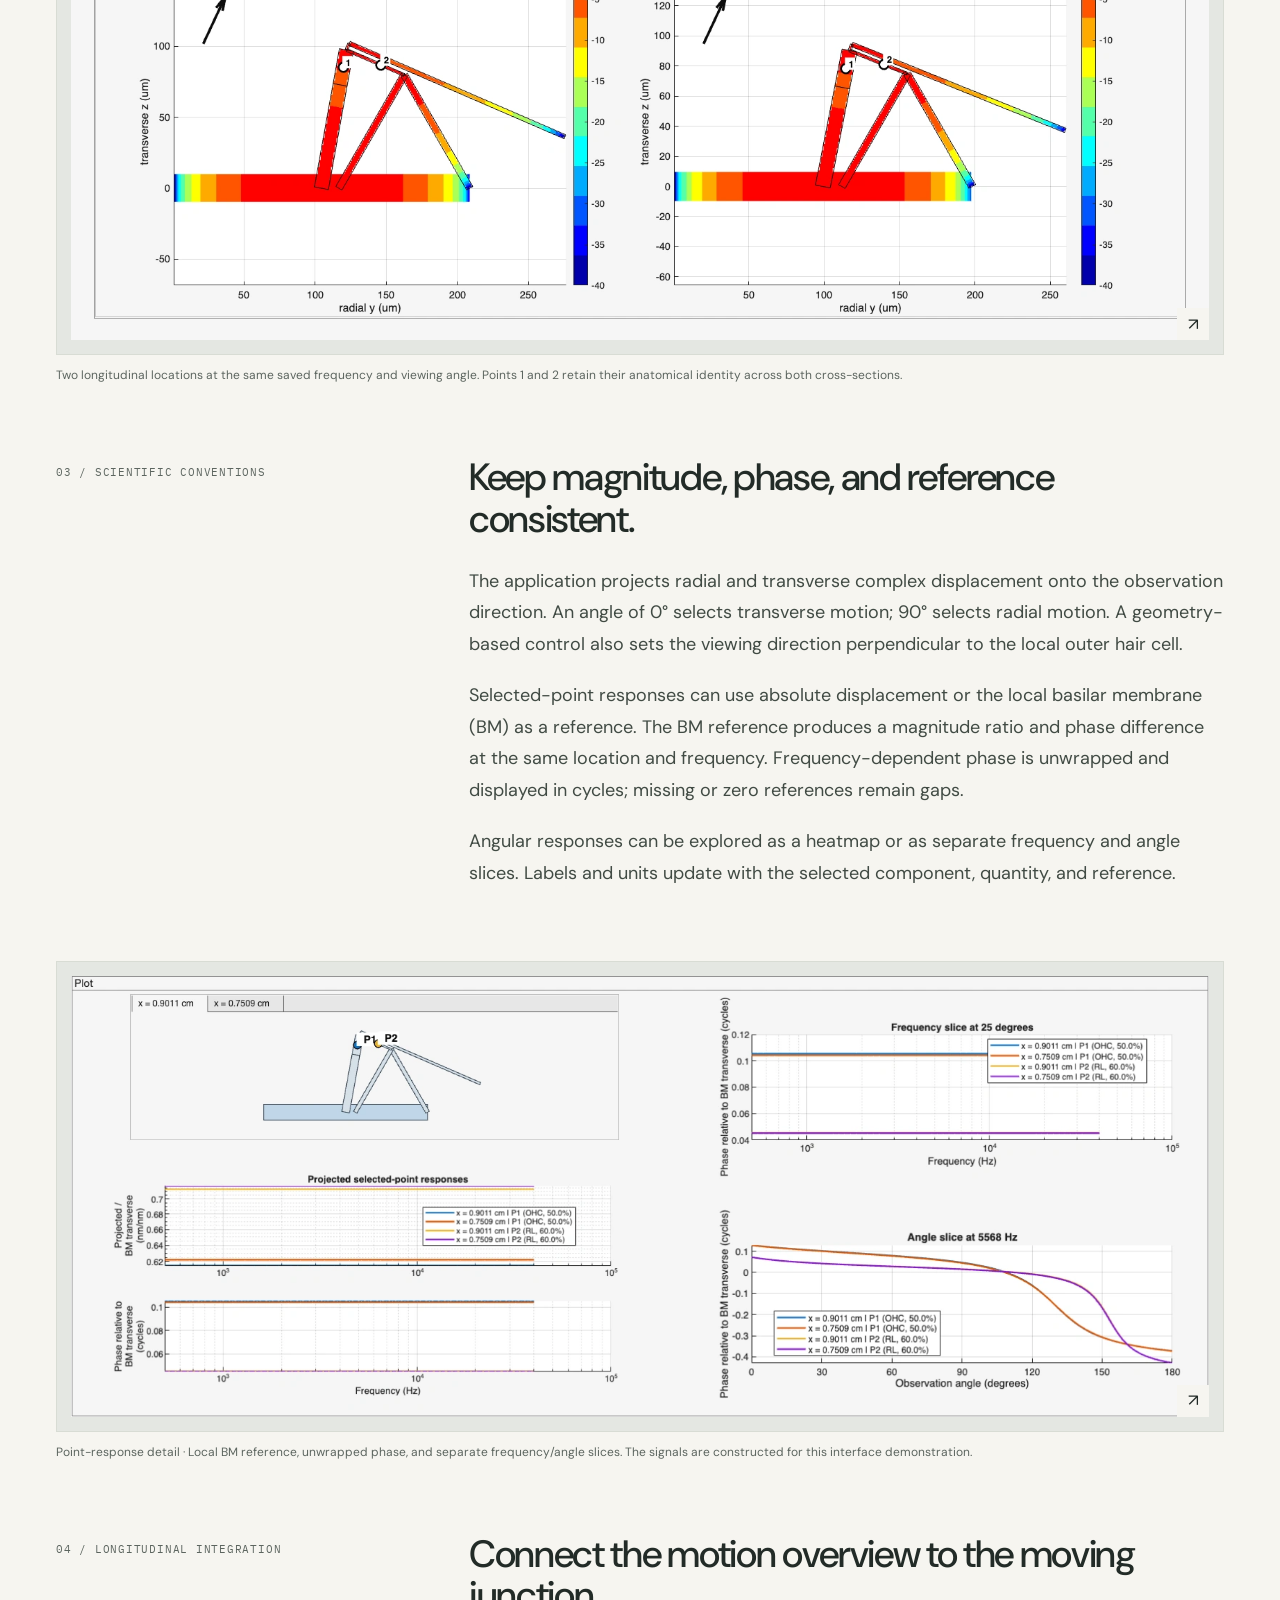
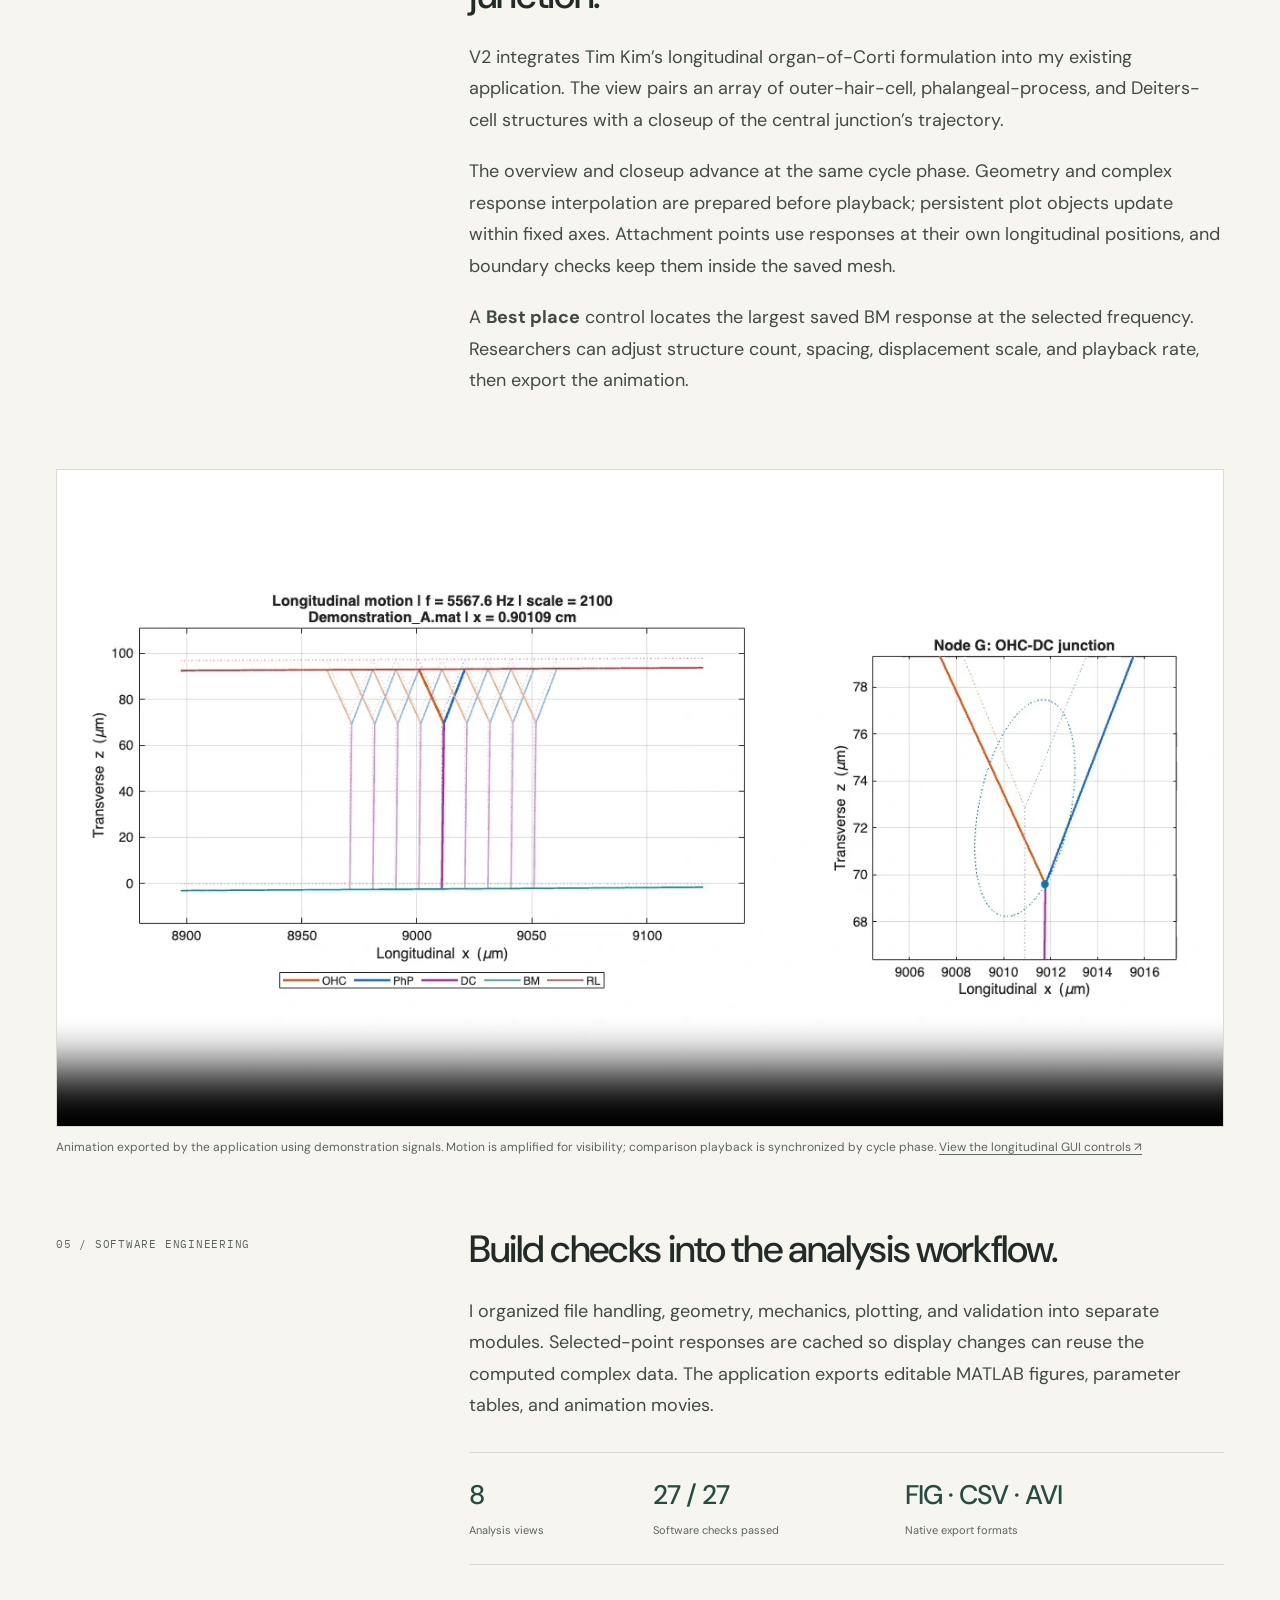
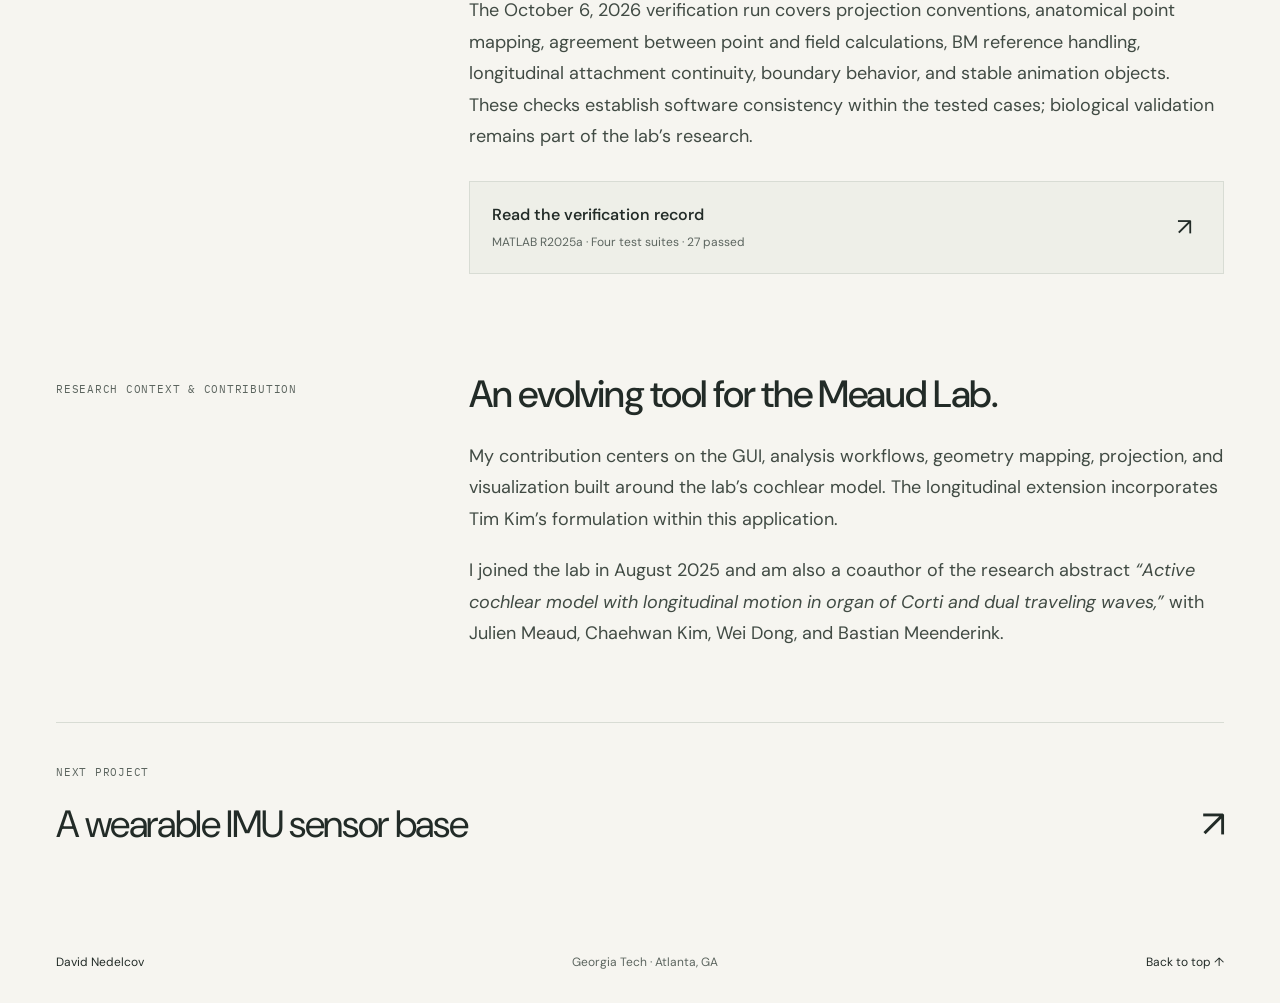
<file: projects/cochlear.html>
<!doctype html>
<html lang="en">
<head>
<meta charset="utf-8">
<meta name="viewport" content="width=device-width, initial-scale=1">
<title>A MATLAB interface for cochlear mechanics. — David Nedelcov</title>
<meta name="description" content="A MATLAB research application by David Nedelcov for linked anatomical point selection, complex displacement analysis, model comparison, and cochlear motion visualization.">
<meta name="theme-color" content="#f6f5f0">
<link rel="canonical" href="https://davidnedelcov.github.io/projects/cochlear.html">
<meta property="og:title" content="A MATLAB interface for cochlear mechanics. — David Nedelcov">
<meta property="og:description" content="A MATLAB research application by David Nedelcov for linked anatomical point selection, complex displacement analysis, model comparison, and cochlear motion visualization.">
<meta property="og:image" content="https://davidnedelcov.github.io/assets/meaud-gui-point-heatmap.webp">
<meta property="og:type" content="website">
<link rel="icon" href="../assets/favicon.svg" type="image/svg+xml">
<link rel="stylesheet" href="../style.css">
<script src="../site.js" defer>
</script>
</head>
<body id="top">
<a class="skip" href="#main">Skip to content</a>
<header class="header wrap">
<a class="wordmark" href="../index.html">David Nedelcov<span>Biomedical engineering</span>
</a>
<nav aria-label="Main navigation">
<a href="../index.html#work">Work</a>
<a href="../index.html#about">About</a>
<a href="../index.html#contact">Contact</a>
<a class="resume" href="../assets/David_Nedelcov_Resume.pdf" target="_blank" rel="noopener">Résumé <span aria-hidden="true">↗</span>
</a>
</nav>
</header>
<main id="main" class="wrap case gui-case">
<a class="back" href="../index.html#cochlear-gui">← All projects</a>
<div class="eyebrow">05 / Research software · Meaud Lab</div>
<h1>A MATLAB interface<br>for cochlear mechanics.</h1>
<p class="case-dek">I’m building an analysis application for exploring how the organ of Corti moves. It brings model comparison, anatomical point tracking, complex displacement analysis, and motion visualization into one research workflow.</p>
<dl class="project-meta">
<div><dt>My contribution</dt><dd>Application architecture · Analysis workflows · Scientific visualization</dd></div>
<div><dt>Context</dt><dd>Meaud Lab · Georgia Tech<br>GUI development · Fall 2026 · Ongoing</dd></div>
<div><dt>Tools &amp; methods</dt><dd>MATLAB · Geometry mapping<br>Complex-valued displacement &amp; phase</dd></div>
</dl>
<figure class="gui-figure gui-cover"><a class="zoom" href="../assets/meaud-gui-point-heatmap.webp" data-zoom aria-label="Enlarge: MATLAB GUI showing selected anatomical points, four frequency-response curves, and an angle–frequency response map"><img src="../assets/meaud-gui-point-heatmap.webp" alt="MATLAB GUI showing selected anatomical points, four frequency-response curves, and an angle–frequency response map" width="1640" height="1030" loading="lazy" decoding="async"><span class="enlarge" aria-hidden="true">↗</span></a><figcaption>Actual V2 application: selected-point responses and an angle–frequency map. Screenshots use synthetic displacement signals with the lab’s model geometry.</figcaption></figure>
<nav class="case-contents" aria-label="Case study sections"><span>In this project</span><a href="#workflow">Analysis workflow</a><a href="#linked-points">Linked points</a><a href="#complex-response">Magnitude &amp; phase</a><a href="#longitudinal">Motion</a><a href="#test-evidence">Software verification</a></nav>
<div class="story">
<section class="story-section" id="workflow"><div class="section-label">01 / Research problem</div><div class="story-copy"><h2>Make multidimensional results practical to explore.</h2><p>A saved cochlear simulation contains complex displacement responses across position and frequency. The response observed at an anatomical point also depends on the direction from which motion is measured.</p><p>I built the interface around those scientific choices. Researchers can load multiple cases, choose locations and observation angles, compare views in parallel or overlay them, and move between geometry, response plots, and animation while retaining their analysis configuration.</p><ul class="gui-view-list" aria-label="Eight application views"><li>Geometry</li><li>Cross-sectional view</li><li>Animation</li><li>Frequency sweep</li><li>Displacement vs. position</li><li>Point response</li><li>Parameters</li><li>Longitudinal motion</li></ul></div></section>
<section class="story-section" id="linked-points"><div class="section-label">02 / Anatomical correspondence</div><div class="story-copy"><h2>Track the same physical point across changing geometries.</h2><p>Selecting a point records its anatomical member and relative position along and across that member. The application maps that reference into each configuration, so a point on an outer hair cell remains attached to the corresponding structure as the geometry changes.</p><p>Linked markers carry through to the response plots. A cross-sectional locator identifies each selected point, while legends show the differences between cases. This keeps the curves connected to the anatomy that produced them.</p></div></section>
<figure class="gui-figure"><a class="zoom" href="../assets/meaud-gui-cross-section.webp" data-zoom aria-label="Enlarge: Two cross-sectional displacement maps with corresponding points on the outer hair cell and reticular lamina"><img src="../assets/meaud-gui-cross-section.webp" alt="Two cross-sectional displacement maps with corresponding points on the outer hair cell and reticular lamina" width="1640" height="1030" loading="lazy" decoding="async"><span class="enlarge" aria-hidden="true">↗</span></a><figcaption>Two longitudinal locations at the same saved frequency and viewing angle. Points 1 and 2 retain their anatomical identity across both cross-sections.</figcaption></figure>
<section class="story-section" id="complex-response"><div class="section-label">03 / Scientific conventions</div><div class="story-copy"><h2>Keep magnitude, phase, and reference consistent.</h2><p>The application projects radial and transverse complex displacement onto the observation direction. An angle of 0° selects transverse motion; 90° selects radial motion. A geometry-based control also sets the viewing direction perpendicular to the local outer hair cell.</p><p>Selected-point responses can use absolute displacement or the local basilar membrane (BM) as a reference. The BM reference produces a magnitude ratio and phase difference at the same location and frequency. Frequency-dependent phase is unwrapped and displayed in cycles; missing or zero references remain gaps.</p><p>Angular responses can be explored as a heatmap or as separate frequency and angle slices. Labels and units update with the selected component, quantity, and reference.</p></div></section>
<figure class="gui-figure"><a class="zoom" href="../assets/meaud-gui-point-phase.webp" data-zoom aria-label="Enlarge: Detail of BM-referenced point responses, with magnitude ratios, phase differences in cycles, and a zero-to-180-degree angular slice"><img src="../assets/meaud-gui-point-phase.webp" alt="Detail of BM-referenced point responses, with magnitude ratios, phase differences in cycles, and a zero-to-180-degree angular slice" width="1576" height="610" loading="lazy" decoding="async"><span class="enlarge" aria-hidden="true">↗</span></a><figcaption>Point-response detail · Local BM reference, unwrapped phase, and separate frequency/angle slices. The signals are constructed for this interface demonstration.</figcaption></figure>
<section class="story-section" id="longitudinal"><div class="section-label">04 / Longitudinal integration</div><div class="story-copy"><h2>Connect the motion overview to the moving junction.</h2><p>V2 integrates Tim Kim’s longitudinal organ-of-Corti formulation into my existing application. The view pairs an array of outer-hair-cell, phalangeal-process, and Deiters-cell structures with a closeup of the central junction’s trajectory.</p><p>The overview and closeup advance at the same cycle phase. Geometry and complex response interpolation are prepared before playback; persistent plot objects update within fixed axes. Attachment points use responses at their own longitudinal positions, and boundary checks keep them inside the saved mesh.</p><p>A <strong>Best place</strong> control locates the largest saved BM response at the selected frequency. Researchers can adjust structure count, spacing, displacement scale, and playback rate, then export the animation.</p></div></section>
<figure class="gui-motion"><video controls loop muted playsinline preload="metadata" poster="../assets/meaud-gui-motion-poster.webp" width="1280" height="720" aria-label="Demonstration of longitudinal cochlear motion and the central junction trajectory" aria-describedby="motion-caption"><source src="../assets/meaud-gui-motion.mp4" type="video/mp4"><p><a href="../assets/meaud-gui-motion.mp4">Download the motion demonstration.</a></p></video><figcaption id="motion-caption">Animation exported by the application using demonstration signals. Motion is amplified for visibility; comparison playback is synchronized by cycle phase. <a href="../assets/meaud-gui-longitudinal.webp" target="_blank" rel="noopener">View the longitudinal GUI controls ↗</a></figcaption></figure>
<section class="story-section" id="test-evidence"><div class="section-label">05 / Software engineering</div><div class="story-copy"><h2>Build checks into the analysis workflow.</h2><p>I organized file handling, geometry, mechanics, plotting, and validation into separate modules. Selected-point responses are cached so display changes can reuse the computed complex data. The application exports editable MATLAB figures, parameter tables, and animation movies.</p><div class="gui-evidence"><div><strong>8</strong><span>Analysis views</span></div><div><strong>27 / 27</strong><span>Software checks passed</span></div><div><strong>FIG · CSV · AVI</strong><span>Native export formats</span></div></div><p>The October 6, 2026 verification run covers projection conventions, anatomical point mapping, agreement between point and field calculations, BM reference handling, longitudinal attachment continuity, boundary behavior, and stable animation objects. These checks establish software consistency within the tested cases; biological validation remains part of the lab’s research.</p><div class="evidence-links"><a href="../assets/meaud-gui-verification.txt" target="_blank" rel="noopener"><span>Read the verification record</span><small>MATLAB R2025a · Four test suites · 27 passed</small><b aria-hidden="true">↗</b></a></div></div></section>
<section class="story-section" id="research-context"><div class="section-label">Research context &amp; contribution</div><div class="story-copy"><h2>An evolving tool for the Meaud Lab.</h2><p>My contribution centers on the GUI, analysis workflows, geometry mapping, projection, and visualization built around the lab’s cochlear model. The longitudinal extension incorporates Tim Kim’s formulation within this application.</p><p>I joined the lab in August 2025 and am also a coauthor of the research abstract <em>“Active cochlear model with longitudinal motion in organ of Corti and dual traveling waves,”</em> with Julien Meaud, Chaehwan Kim, Wei Dong, and Bastian Meenderink.</p></div></section>
</div>
<a class="next-project" href="imu.html"><span class="eyebrow">Next project</span><span>A wearable IMU sensor base <span aria-hidden="true">↗</span></span></a>
</main>
<footer class="wrap footer">
<a href="../index.html">David Nedelcov</a>
<span>Georgia Tech · Atlanta, GA</span>
<a href="#top">Back to top ↑</a>
</footer>
<dialog class="lightbox" aria-label="Expanded project image">
<button class="close" aria-label="Close expanded image">Close ×</button>
<img alt="">
<p>
</p>
</dialog>
</body>
</html>
</file>
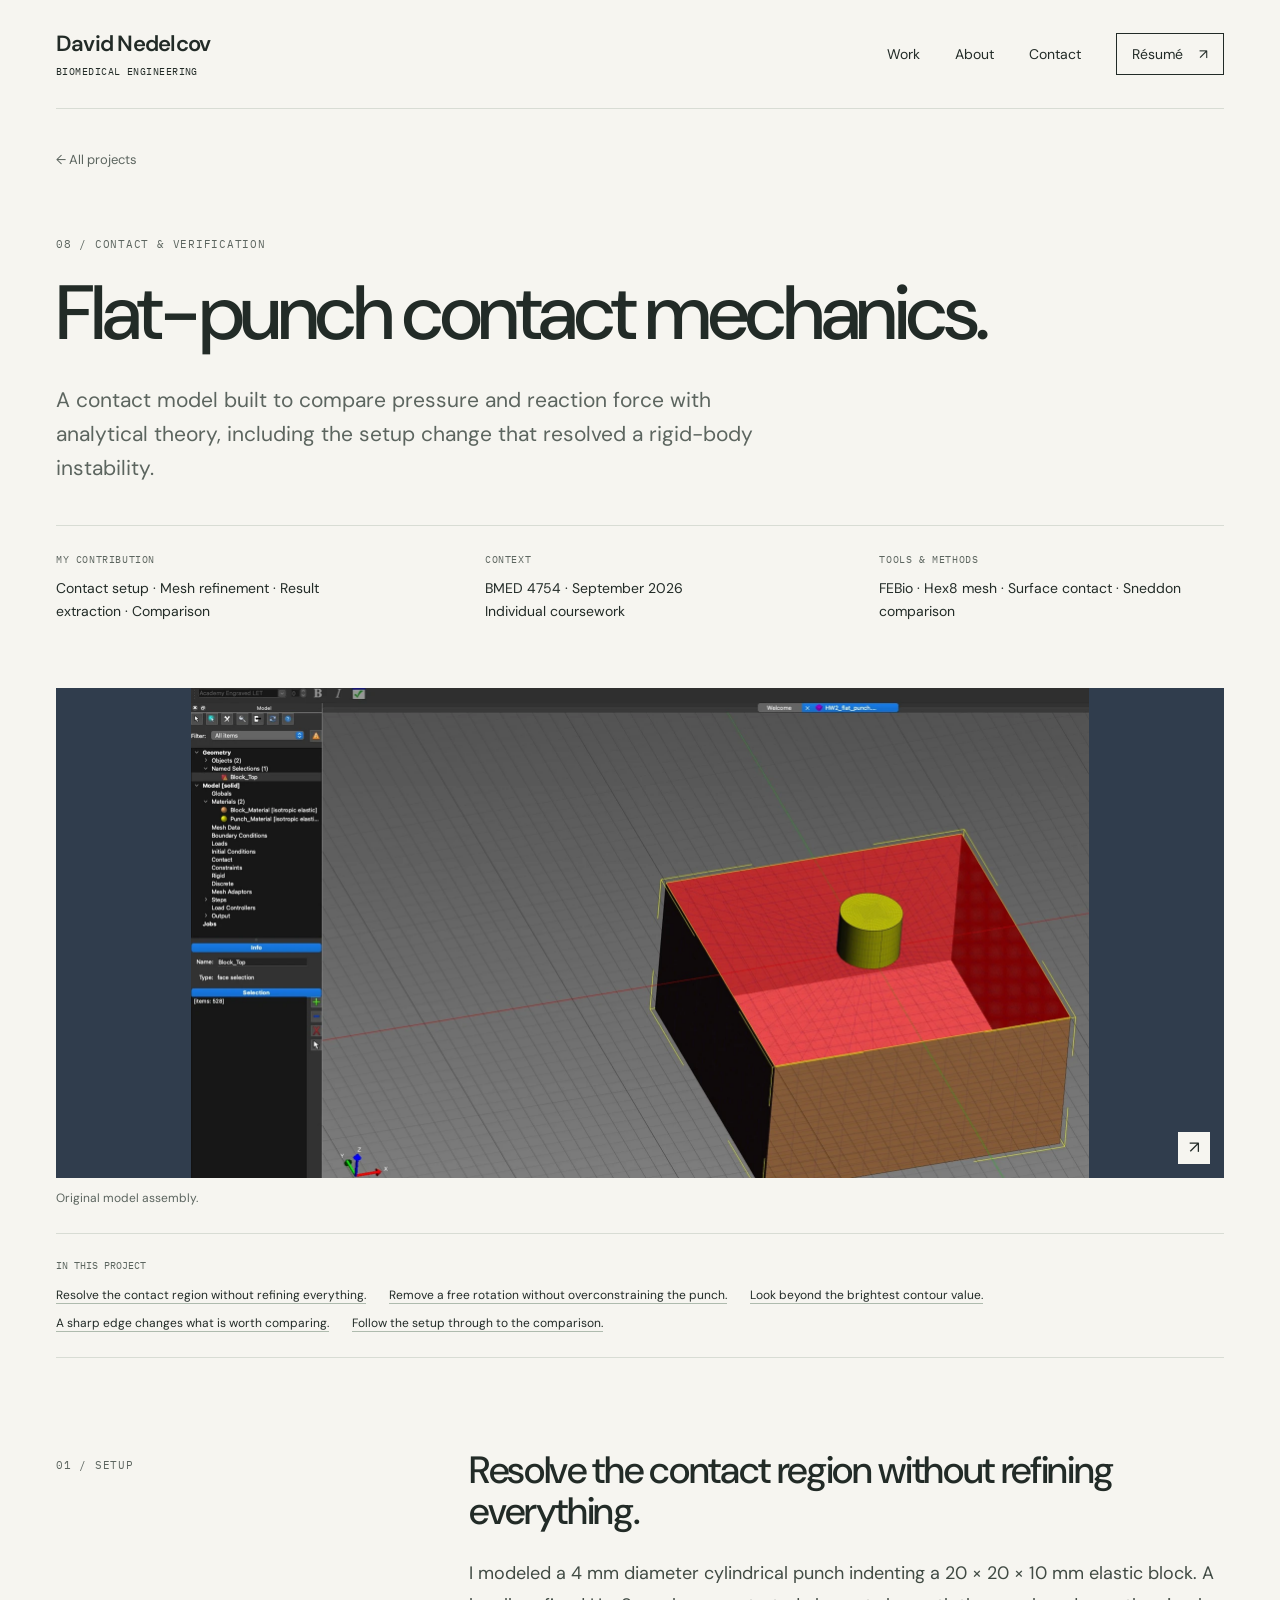
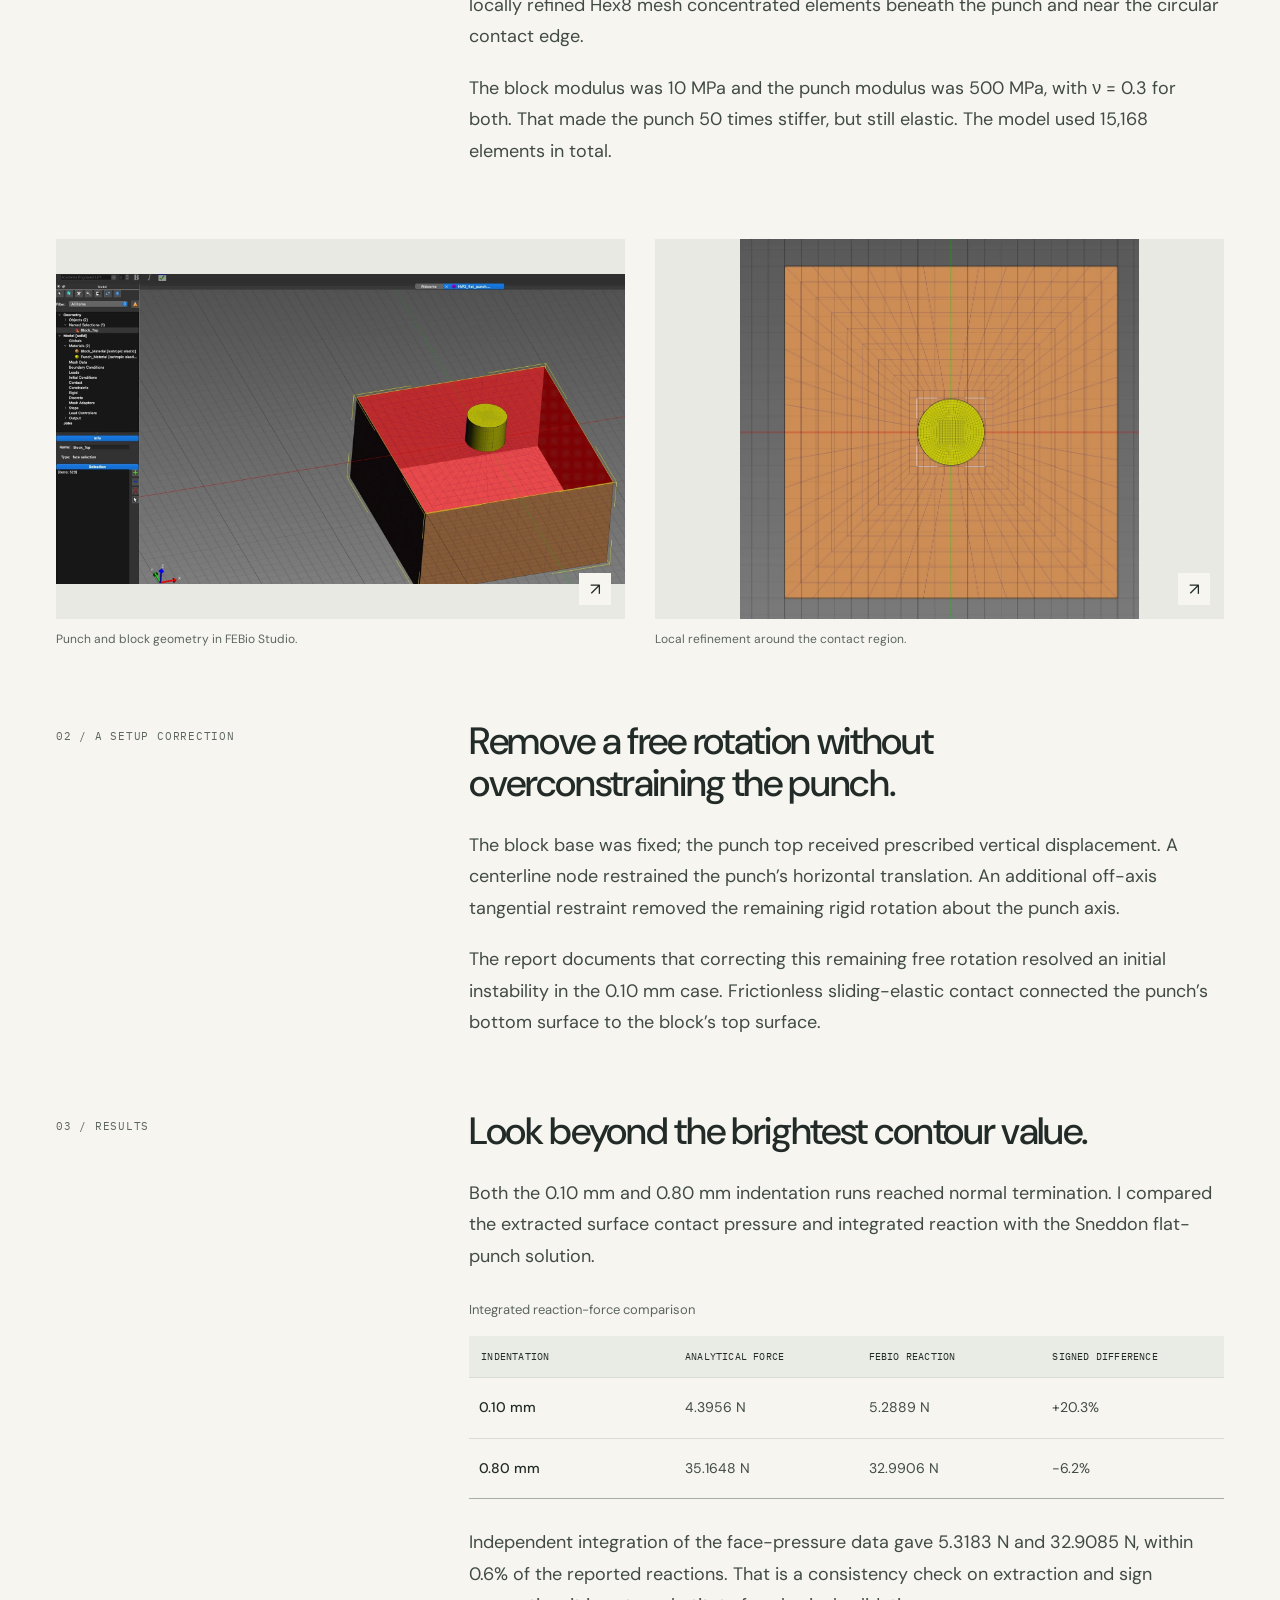
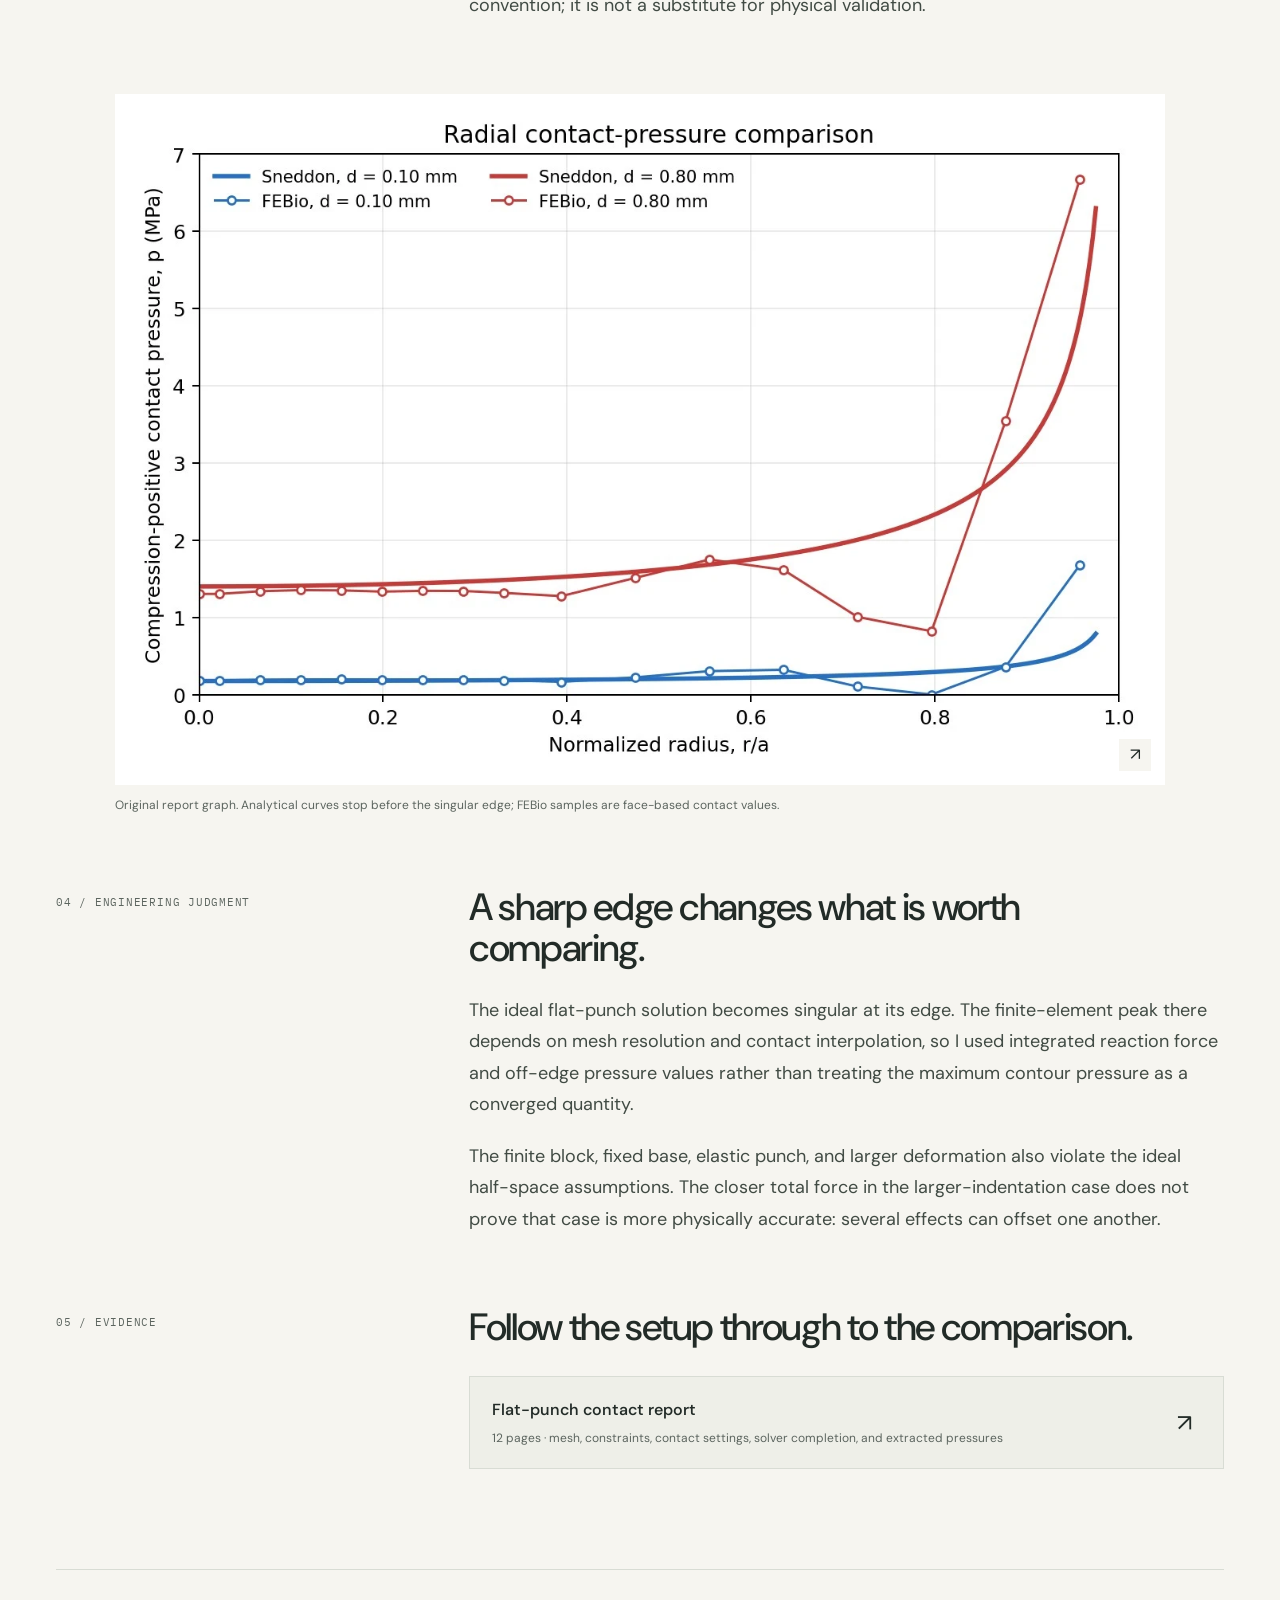
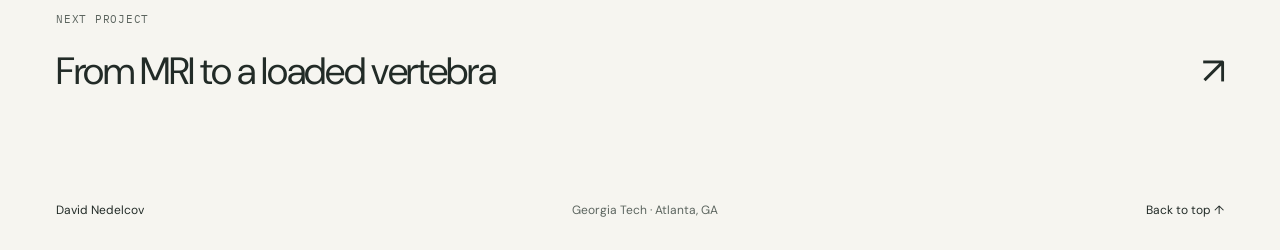
<file: projects/contact.html>
<!doctype html>
<html lang="en">
<head>
<meta charset="utf-8">
<meta name="viewport" content="width=device-width, initial-scale=1">
<title>Flat-punch contact mechanics. — David Nedelcov</title>
<meta name="description" content="A contact model built to compare pressure and reaction force with analytical theory, including the setup change that resolved a rigid-body instability.">
<meta name="theme-color" content="#f6f5f0">
<link rel="canonical" href="https://davidnedelcov.github.io/projects/contact.html">
<meta property="og:title" content="Flat-punch contact mechanics. — David Nedelcov">
<meta property="og:description" content="A contact model built to compare pressure and reaction force with analytical theory, including the setup change that resolved a rigid-body instability.">
<meta property="og:image" content="https://davidnedelcov.github.io/assets/contact-assembly.webp">
<meta property="og:type" content="website">
<link rel="icon" href="../assets/favicon.svg" type="image/svg+xml">
<link rel="stylesheet" href="../style.css">
<script src="../site.js" defer>
</script>
</head>
<body id="top">
<a class="skip" href="#main">Skip to content</a>
<header class="header wrap">
<a class="wordmark" href="../index.html">David Nedelcov<span>Biomedical engineering</span>
</a>
<nav aria-label="Main navigation">
<a href="../index.html#work">Work</a>
<a href="../index.html#about">About</a>
<a href="../index.html#contact">Contact</a>
<a class="resume" href="../assets/David_Nedelcov_Resume.pdf" target="_blank" rel="noopener">Résumé <span aria-hidden="true">↗</span>
</a>
</nav>
</header>
<main id="main" class="wrap case">
<a class="back" href="../index.html#work">← All projects</a>
<div class="eyebrow">08 / Contact & verification</div>
<h1>Flat-punch contact mechanics.</h1>
<p class="case-dek">A contact model built to compare pressure and reaction force with analytical theory, including the setup change that resolved a rigid-body instability.</p>
<dl class="project-meta">
<div>
<dt>My contribution</dt>
<dd>Contact setup · Mesh refinement · Result extraction · Comparison</dd>
</div>
<div>
<dt>Context</dt>
<dd>BMED 4754 · September 2026<br>Individual coursework</dd>
</div>
<div>
<dt>Tools & methods</dt>
<dd>FEBio · Hex8 mesh · Surface contact · Sneddon comparison</dd>
</div>
</dl>
<figure class="case-cover fea-cover">
<a class="zoom" data-zoom href="../assets/contact-assembly.webp" aria-label="Enlarge: FEBio flat-ended cylindrical punch above an elastic block">
<img src="../assets/contact-assembly.webp" width="1800" height="982" alt="FEBio flat-ended cylindrical punch above an elastic block" loading="lazy">
<span class="enlarge" aria-hidden="true">↗</span>
</a>
<figcaption>Original model assembly.</figcaption>
</figure>
<nav class="case-contents" aria-label="Case study sections">
<span>In this project</span>
<a href="#setup">Resolve the contact region without refining everything.</a>
<a href="#stability">Remove a free rotation without overconstraining the punch.</a>
<a href="#results">Look beyond the brightest contour value.</a>
<a href="#judgment">A sharp edge changes what is worth comparing.</a>
<a href="#source">Follow the setup through to the comparison.</a>
</nav>
<div class="story">
<section class="story-section" id="setup">
<div class="section-label">01 / Setup</div>
<div class="story-copy">
<h2>Resolve the contact region without refining everything.</h2>
<p>I modeled a 4 mm diameter cylindrical punch indenting a 20 × 20 × 10 mm elastic block. A locally refined Hex8 mesh concentrated elements beneath the punch and near the circular contact edge.</p>
<p>The block modulus was 10 MPa and the punch modulus was 500 MPa, with ν = 0.3 for both. That made the punch 50 times stiffer, but still elastic. The model used 15,168 elements in total.</p>
</div>
</section>
<div class="image-pair">
<figure class="">
<a class="zoom" data-zoom href="../assets/contact-assembly.webp" aria-label="Enlarge: Original FEBio punch and block assembly">
<img src="../assets/contact-assembly.webp" width="1800" height="982" alt="Original FEBio punch and block assembly" loading="lazy">
<span class="enlarge" aria-hidden="true">↗</span>
</a>
<figcaption>Punch and block geometry in FEBio Studio.</figcaption>
</figure>
<figure class="">
<a class="zoom" data-zoom href="../assets/contact-mesh.webp" aria-label="Enlarge: Locally refined mesh beneath the circular punch">
<img src="../assets/contact-mesh.webp" width="849" height="810" alt="Locally refined mesh beneath the circular punch" loading="lazy">
<span class="enlarge" aria-hidden="true">↗</span>
</a>
<figcaption>Local refinement around the contact region.</figcaption>
</figure>
</div>
<section class="story-section" id="stability">
<div class="section-label">02 / A setup correction</div>
<div class="story-copy">
<h2>Remove a free rotation without overconstraining the punch.</h2>
<p>The block base was fixed; the punch top received prescribed vertical displacement. A centerline node restrained the punch’s horizontal translation. An additional off-axis tangential restraint removed the remaining rigid rotation about the punch axis.</p>
<p>The report documents that correcting this remaining free rotation resolved an initial instability in the 0.10 mm case. Frictionless sliding-elastic contact connected the punch’s bottom surface to the block’s top surface.</p>
</div>
</section>
<section class="story-section" id="results">
<div class="section-label">03 / Results</div>
<div class="story-copy">
<h2>Look beyond the brightest contour value.</h2>
<p>Both the 0.10 mm and 0.80 mm indentation runs reached normal termination. I compared the extracted surface contact pressure and integrated reaction with the Sneddon flat-punch solution.</p>
<div class="table-scroll engineering-table" tabindex="0" role="region" aria-label="Integrated reaction-force comparison">
<table>
<caption>Integrated reaction-force comparison</caption>
<thead>
<tr>
<th scope="col">Indentation</th>
<th scope="col">Analytical force</th>
<th scope="col">FEBio reaction</th>
<th scope="col">Signed difference</th>
</tr>
</thead>
<tbody>
<tr>
<th scope="row">0.10 mm</th>
<td>4.3956 N</td>
<td>5.2889 N</td>
<td>+20.3%</td>
</tr>
<tr>
<th scope="row">0.80 mm</th>
<td>35.1648 N</td>
<td>32.9906 N</td>
<td>−6.2%</td>
</tr>
</tbody>
</table>
</div>
<p>Independent integration of the face-pressure data gave 5.3183 N and 32.9085 N, within 0.6% of the reported reactions. That is a consistency check on extraction and sign convention; it is not a substitute for physical validation.</p>
</div>
</section>
<figure class="plot-evidence">
<a class="zoom" data-zoom href="../assets/contact-pressure-comparison.webp" aria-label="Enlarge: Original graph comparing FEBio radial contact pressure with Sneddon theory">
<img src="../assets/contact-pressure-comparison.webp" width="1278" height="827" alt="Original graph comparing FEBio radial contact pressure with Sneddon theory" loading="lazy">
<span class="enlarge" aria-hidden="true">↗</span>
</a>
<figcaption>Original report graph. Analytical curves stop before the singular edge; FEBio samples are face-based contact values.</figcaption>
</figure>
<section class="story-section" id="judgment">
<div class="section-label">04 / Engineering judgment</div>
<div class="story-copy">
<h2>A sharp edge changes what is worth comparing.</h2>
<p>The ideal flat-punch solution becomes singular at its edge. The finite-element peak there depends on mesh resolution and contact interpolation, so I used integrated reaction force and off-edge pressure values rather than treating the maximum contour pressure as a converged quantity.</p>
<p>The finite block, fixed base, elastic punch, and larger deformation also violate the ideal half-space assumptions. The closer total force in the larger-indentation case does not prove that case is more physically accurate: several effects can offset one another.</p>
</div>
</section>
<section class="story-section" id="source">
<div class="section-label">05 / Evidence</div>
<div class="story-copy">
<h2>Follow the setup through to the comparison.</h2>
<div class="evidence-links">
<a href="../assets/contact-report.pdf" target="_blank" rel="noopener">
<span>Flat-punch contact report</span>
<small>12 pages · mesh, constraints, contact settings, solver completion, and extracted pressures</small>
<b aria-hidden="true">↗</b>
</a>
</div>
</div>
</section>
</div>
<a class="next-project" href="vertebra.html">
<span class="eyebrow">Next project</span>
<span>From MRI to a loaded vertebra <span aria-hidden="true">↗</span>
</span>
</a>
</main>
<footer class="wrap footer">
<a href="../index.html">David Nedelcov</a>
<span>Georgia Tech · Atlanta, GA</span>
<a href="#top">Back to top ↑</a>
</footer>
<dialog class="lightbox" aria-label="Expanded project image">
<button class="close" aria-label="Close expanded image">Close ×</button>
<img alt="">
<p>
</p>
</dialog>
</body>
</html>
</file>
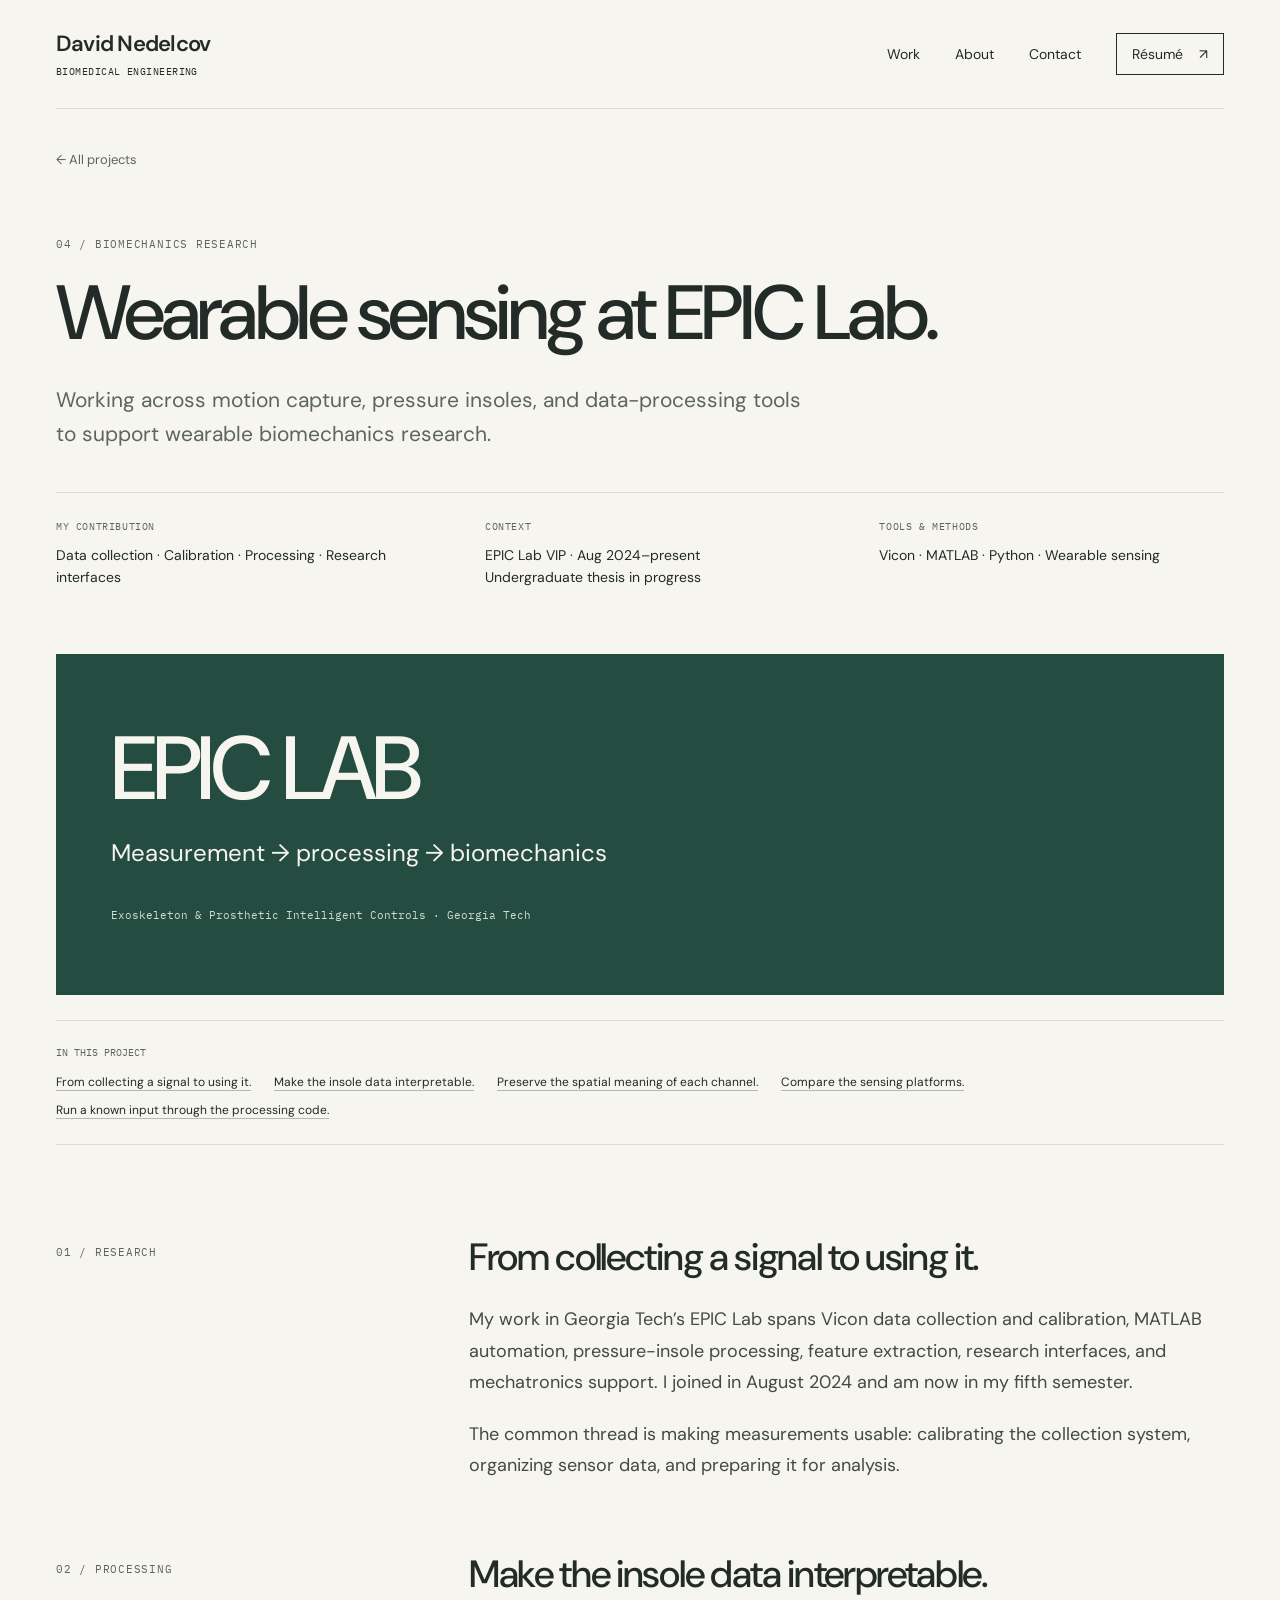
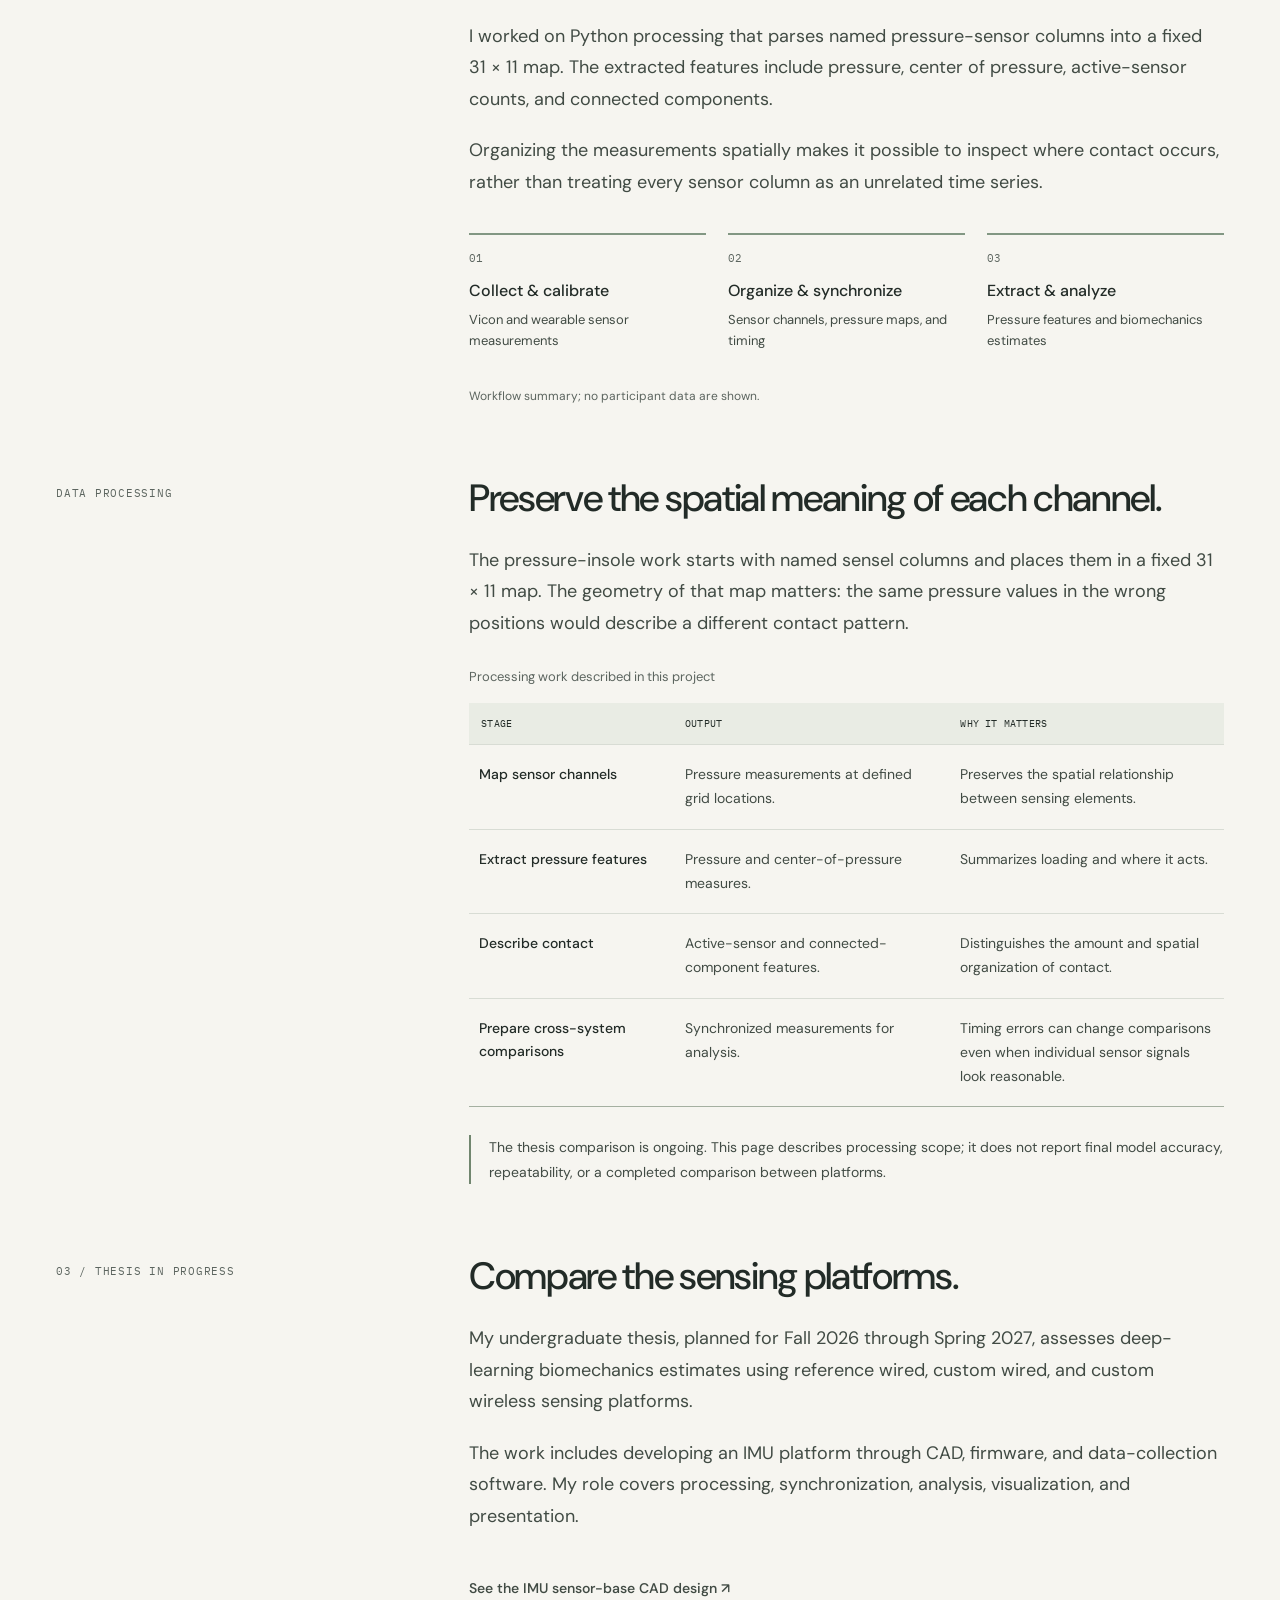
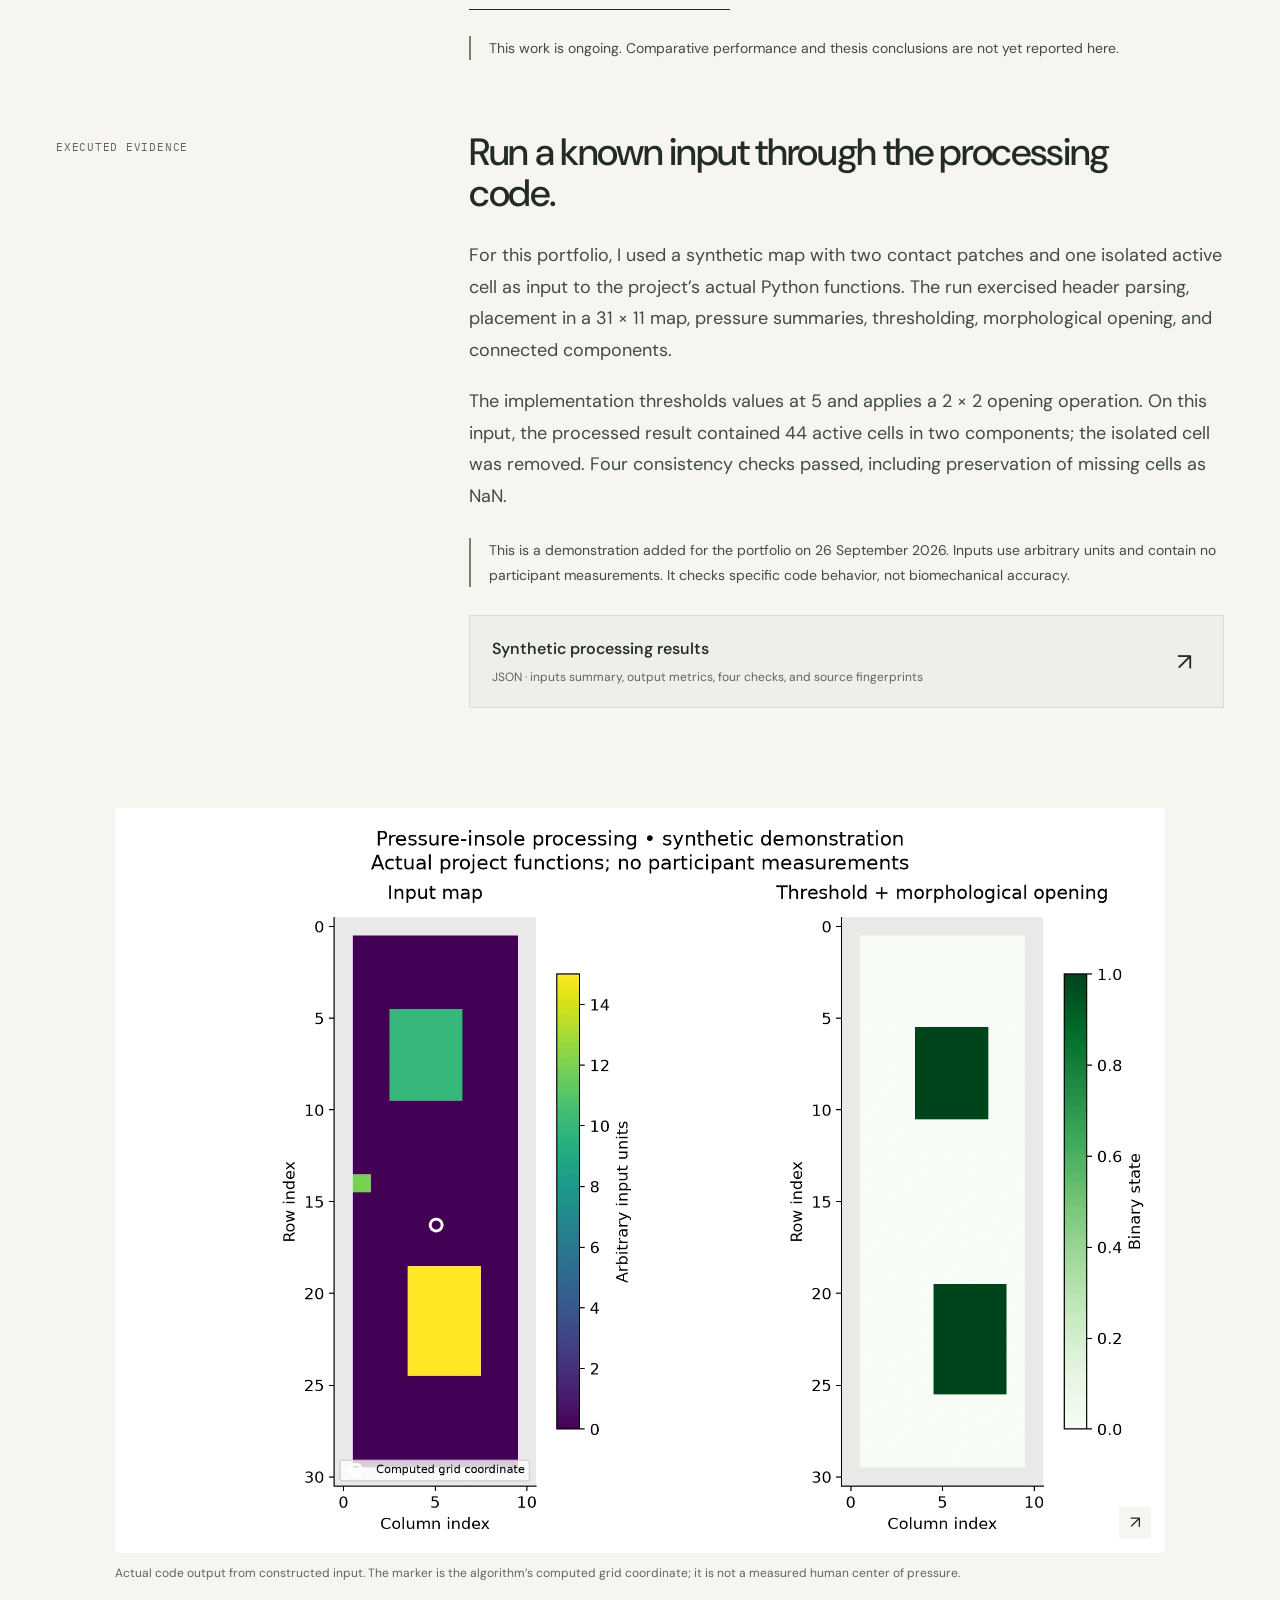
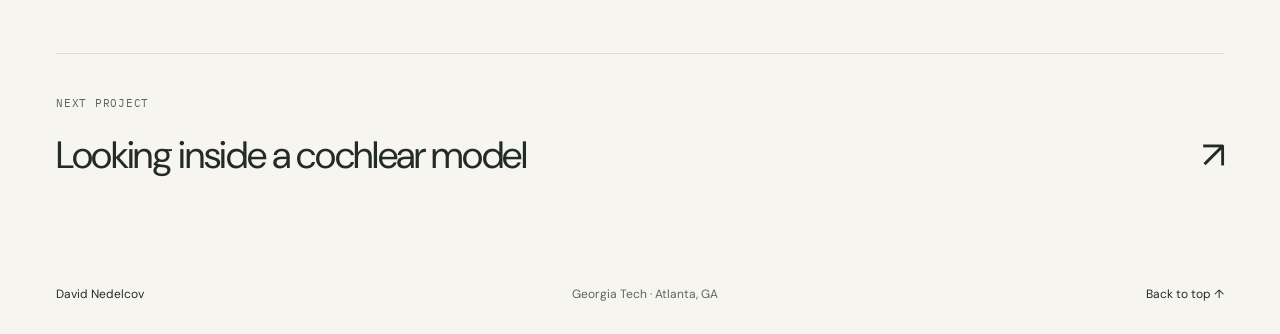
<file: projects/epic.html>
<!doctype html>
<html lang="en">
<head>
<meta charset="utf-8">
<meta name="viewport" content="width=device-width, initial-scale=1">
<title>Wearable sensing at EPIC Lab. — David Nedelcov</title>
<meta name="description" content="Working across motion capture, pressure insoles, and data-processing tools to support wearable biomechanics research.">
<meta name="theme-color" content="#f6f5f0">
<link rel="canonical" href="https://davidnedelcov.github.io/projects/epic.html">
<meta property="og:title" content="Wearable sensing at EPIC Lab. — David Nedelcov">
<meta property="og:description" content="Working across motion capture, pressure insoles, and data-processing tools to support wearable biomechanics research.">
<meta property="og:image" content="https://davidnedelcov.github.io/assets/foley-bench.webp">
<meta property="og:type" content="website">
<link rel="icon" href="../assets/favicon.svg" type="image/svg+xml">
<link rel="stylesheet" href="../style.css">
<script src="../site.js" defer>
</script>
</head>
<body id="top">
<a class="skip" href="#main">Skip to content</a>
<header class="header wrap">
<a class="wordmark" href="../index.html">David Nedelcov<span>Biomedical engineering</span>
</a>
<nav aria-label="Main navigation">
<a href="../index.html#work">Work</a>
<a href="../index.html#about">About</a>
<a href="../index.html#contact">Contact</a>
<a class="resume" href="../assets/David_Nedelcov_Resume.pdf" target="_blank" rel="noopener">Résumé <span aria-hidden="true">↗</span>
</a>
</nav>
</header>
<main id="main" class="wrap case" >
<a class="back" href="../index.html#work">← All projects</a>
<div class="eyebrow">04 / Biomechanics research</div>
<h1>Wearable sensing at EPIC Lab.</h1>
<p class="case-dek">Working across motion capture, pressure insoles, and data-processing tools to support wearable biomechanics research.</p>
<dl class="project-meta">
<div>
<dt>My contribution</dt>
<dd>Data collection · Calibration · Processing · Research interfaces</dd>
</div>
<div>
<dt>Context</dt>
<dd>EPIC Lab VIP · Aug 2024–present<br>Undergraduate thesis in progress</dd>
</div>
<div>
<dt>Tools & methods</dt>
<dd>Vicon · MATLAB · Python · Wearable sensing</dd>
</div>
</dl>
<div class="research-banner">
<span>EPIC LAB</span>
<p>Measurement → processing → biomechanics</p>
<small>Exoskeleton & Prosthetic Intelligent Controls · Georgia Tech</small>
</div>
<nav class="case-contents" aria-label="Case study sections">
<span>In this project</span>
<a href="#section-1">From collecting a signal to using it.</a>
<a href="#section-2">Make the insole data interpretable.</a>
<a href="#processing-detail">Preserve the spatial meaning of each channel.</a>
<a href="#section-3">Compare the sensing platforms.</a>
<a href="#code-evidence">Run a known input through the processing code.</a>
</nav>
<div class="story">
<section class="story-section" id="section-1">
<div class="section-label">01 / Research</div>
<div class="story-copy">
<h2>From collecting a signal to using it.</h2>
<p>My work in Georgia Tech’s EPIC Lab spans Vicon data collection and calibration, MATLAB automation, pressure-insole processing, feature extraction, research interfaces, and mechatronics support. I joined in August 2024 and am now in my fifth semester.</p>
<p>The common thread is making measurements usable: calibrating the collection system, organizing sensor data, and preparing it for analysis.</p>
</div>
</section>
<section class="story-section" id="section-2">
<div class="section-label">02 / Processing</div>
<div class="story-copy">
<h2>Make the insole data interpretable.</h2>
<p>I worked on Python processing that parses named pressure-sensor columns into a fixed 31 × 11 map. The extracted features include pressure, center of pressure, active-sensor counts, and connected components.</p>
<p>Organizing the measurements spatially makes it possible to inspect where contact occurs, rather than treating every sensor column as an unrelated time series.</p>
<ol class="workflow">
<li>
<span>01</span>
<strong>Collect & calibrate</strong>
<p>Vicon and wearable sensor measurements</p>
</li>
<li>
<span>02</span>
<strong>Organize & synchronize</strong>
<p>Sensor channels, pressure maps, and timing</p>
</li>
<li>
<span>03</span>
<strong>Extract & analyze</strong>
<p>Pressure features and biomechanics estimates</p>
</li>
</ol>
<p class="source-note">Workflow summary; no participant data are shown.</p>
</div>
</section>
<section class="story-section" id="processing-detail">
<div class="section-label">Data processing</div>
<div class="story-copy">
<h2>Preserve the spatial meaning of each channel.</h2>
<p>The pressure-insole work starts with named sensel columns and places them in a fixed 31 × 11 map. The geometry of that map matters: the same pressure values in the wrong positions would describe a different contact pattern.</p>
<div class="table-scroll engineering-table" tabindex="0" role="region" aria-label="Processing work described in this project">
<table>
<caption>Processing work described in this project</caption>
<thead>
<tr>
<th scope="col">Stage</th>
<th scope="col">Output</th>
<th scope="col">Why it matters</th>
</tr>
</thead>
<tbody>
<tr>
<th scope="row">Map sensor channels</th>
<td>Pressure measurements at defined grid locations.</td>
<td>Preserves the spatial relationship between sensing elements.</td>
</tr>
<tr>
<th scope="row">Extract pressure features</th>
<td>Pressure and center-of-pressure measures.</td>
<td>Summarizes loading and where it acts.</td>
</tr>
<tr>
<th scope="row">Describe contact</th>
<td>Active-sensor and connected-component features.</td>
<td>Distinguishes the amount and spatial organization of contact.</td>
</tr>
<tr>
<th scope="row">Prepare cross-system comparisons</th>
<td>Synchronized measurements for analysis.</td>
<td>Timing errors can change comparisons even when individual sensor signals look reasonable.</td>
</tr>
</tbody>
</table>
</div>
<p class="scope-note">The thesis comparison is ongoing. This page describes processing scope; it does not report final model accuracy, repeatability, or a completed comparison between platforms.</p>
</div>
</section>
<section class="story-section" id="section-3">
<div class="section-label">03 / Thesis in progress</div>
<div class="story-copy">
<h2>Compare the sensing platforms.</h2>
<p>My undergraduate thesis, planned for Fall 2026 through Spring 2027, assesses deep-learning biomechanics estimates using reference wired, custom wired, and custom wireless sensing platforms.</p>
<p>The work includes developing an IMU platform through CAD, firmware, and data-collection software. My role covers processing, synchronization, analysis, visualization, and presentation.</p>
<p><a class="text-link" href="imu.html">See the IMU sensor-base CAD design ↗</a></p>
<p class="scope-note">This work is ongoing. Comparative performance and thesis conclusions are not yet reported here.</p>
</div>
</section>

<section class="story-section" id="code-evidence">
<div class="section-label">Executed evidence</div>
<div class="story-copy">
<h2>Run a known input through the processing code.</h2>
<p>For this portfolio, I used a synthetic map with two contact patches and one isolated active cell as input to the project’s actual Python functions. The run exercised header parsing, placement in a 31 × 11 map, pressure summaries, thresholding, morphological opening, and connected components.</p>
<p>The implementation thresholds values at 5 and applies a 2 × 2 opening operation. On this input, the processed result contained 44 active cells in two components; the isolated cell was removed. Four consistency checks passed, including preservation of missing cells as NaN.</p>
<p class="scope-note">This is a demonstration added for the portfolio on 26 September 2026. Inputs use arbitrary units and contain no participant measurements. It checks specific code behavior, not biomechanical accuracy.</p>
<div class="evidence-links">
<a href="../assets/epic-checks.json" target="_blank" rel="noopener">
<span>Synthetic processing results</span>
<small>JSON · inputs summary, output metrics, four checks, and source fingerprints</small>
<b aria-hidden="true">↗</b>
</a>
</div>
</div>
</section>
<figure class="plot-evidence">
<a class="zoom" data-zoom href="../assets/epic-processing-demo.webp" aria-label="Enlarge: Synthetic sensor grid and processed binary map from the actual Python functions">
<img src="../assets/epic-processing-demo.webp" width="1800" height="1260" alt="Synthetic sensor grid and processed binary map from the actual Python functions" loading="lazy">
<span class="enlarge" aria-hidden="true">↗</span>
</a>
<figcaption>Actual code output from constructed input. The marker is the algorithm’s computed grid coordinate; it is not a measured human center of pressure.</figcaption>
</figure>
</div>
<a class="next-project" href="cochlear.html">
<span class="eyebrow">Next project</span>
<span>Looking inside a cochlear model <span aria-hidden="true">↗</span>
</span>
</a>
</main>
<footer class="wrap footer">
<a href="../index.html">David Nedelcov</a>
<span>Georgia Tech · Atlanta, GA</span>
<a href="#top">Back to top ↑</a>
</footer>
<dialog class="lightbox" aria-label="Expanded project image">
<button class="close" aria-label="Close expanded image">Close ×</button>
<img alt="">
<p>
</p>
</dialog>
</body>
</html>
</file>
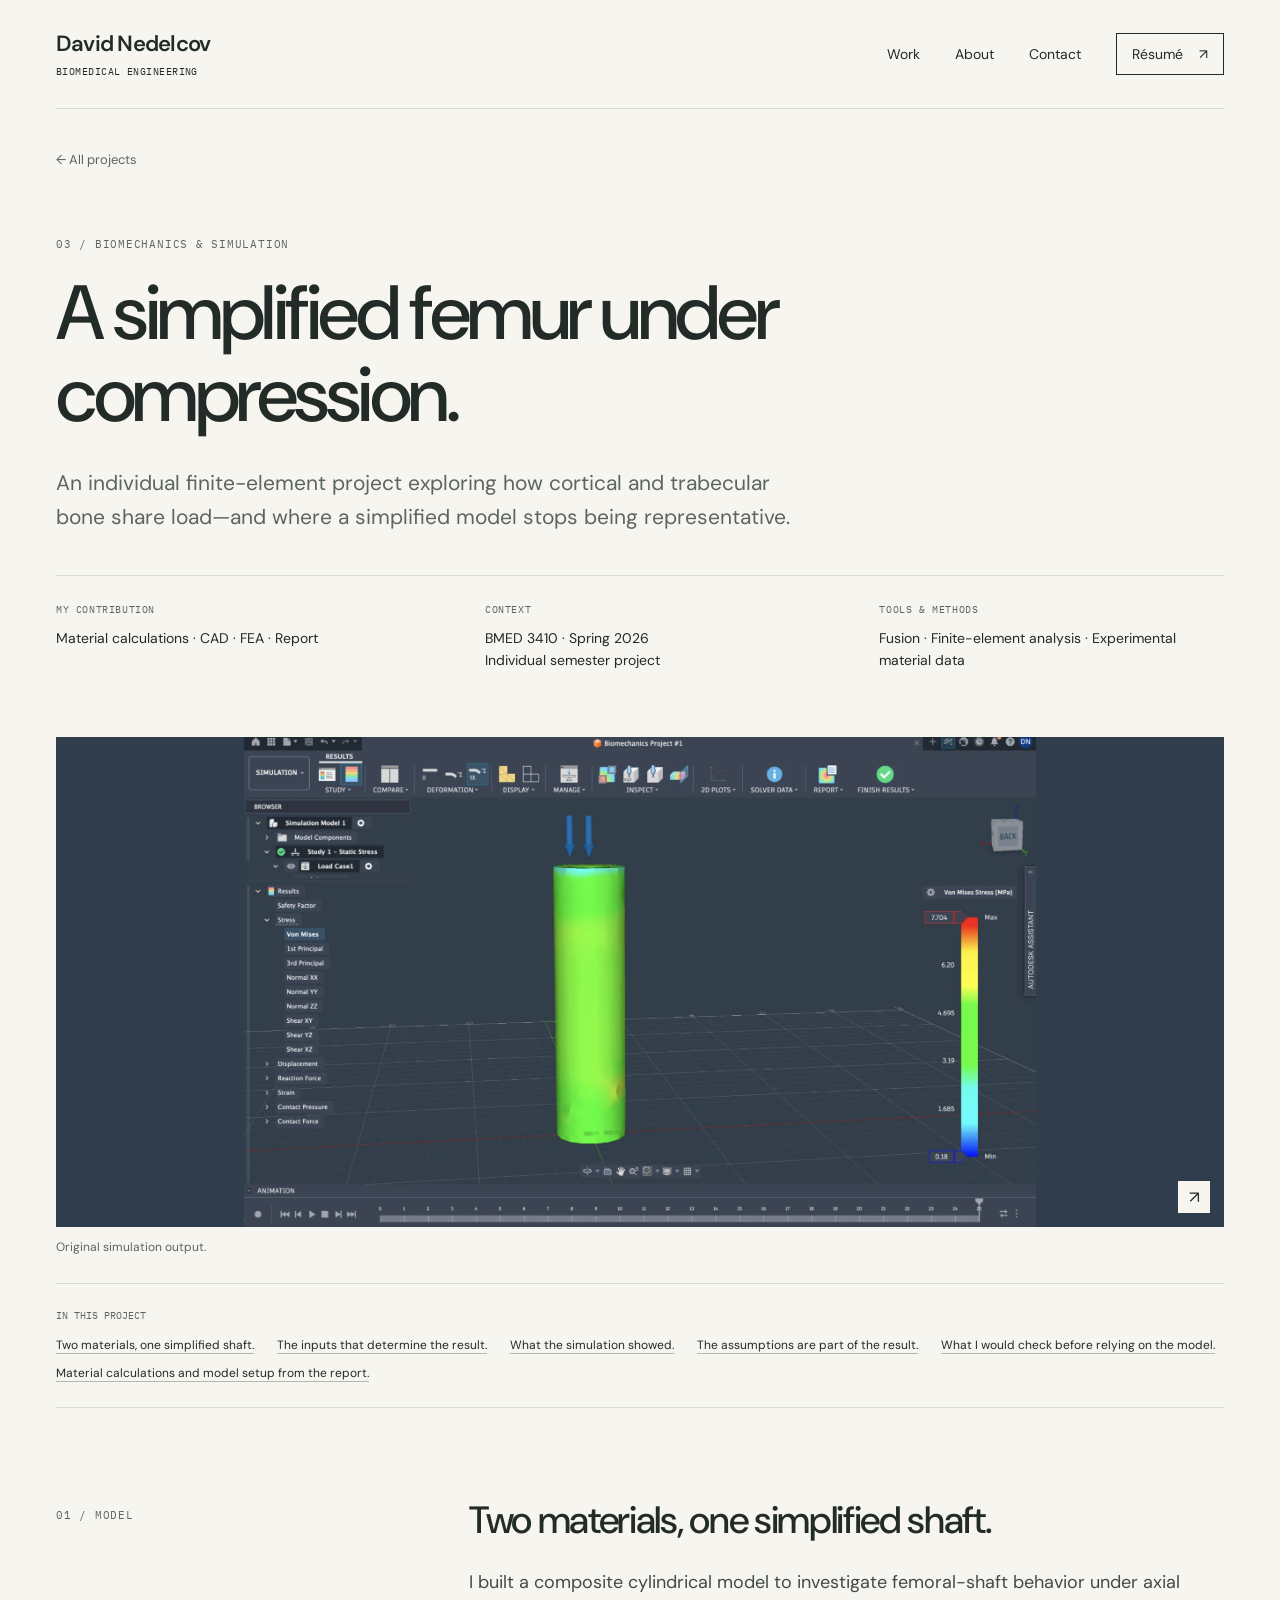
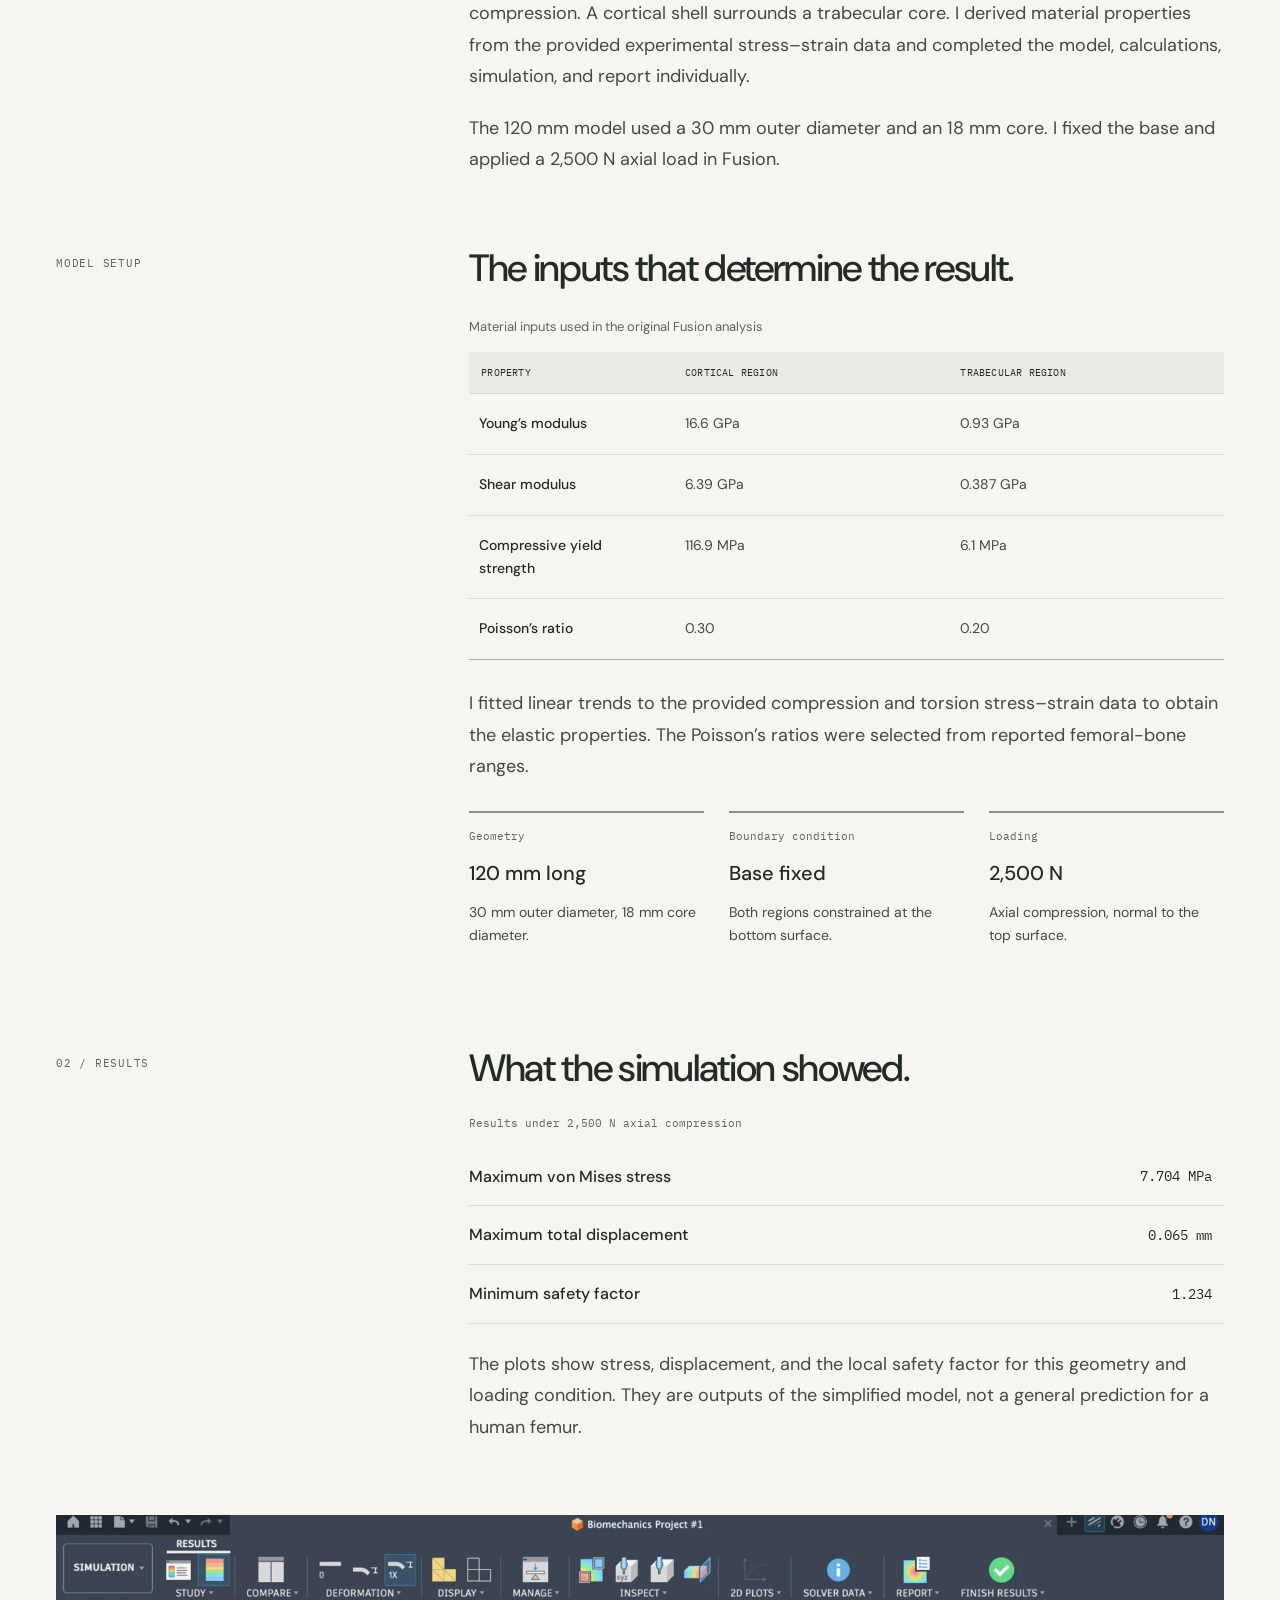
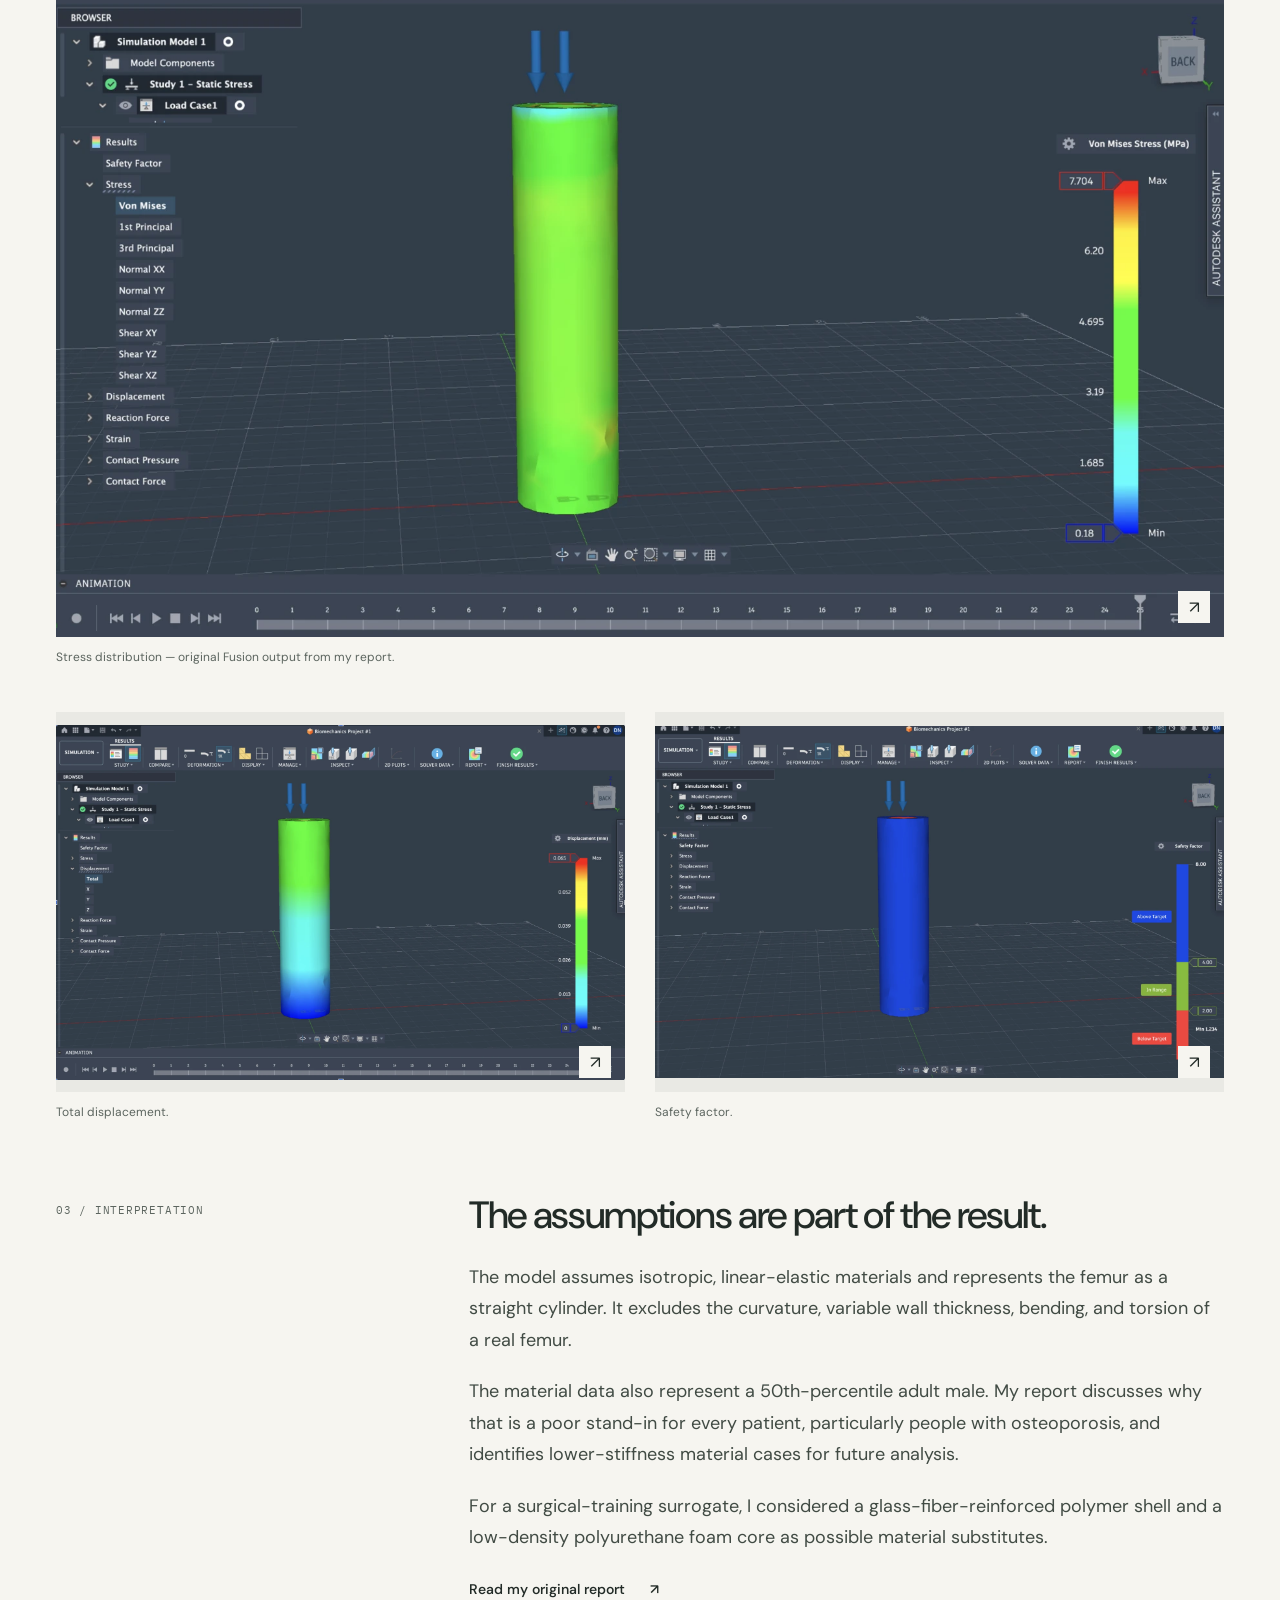
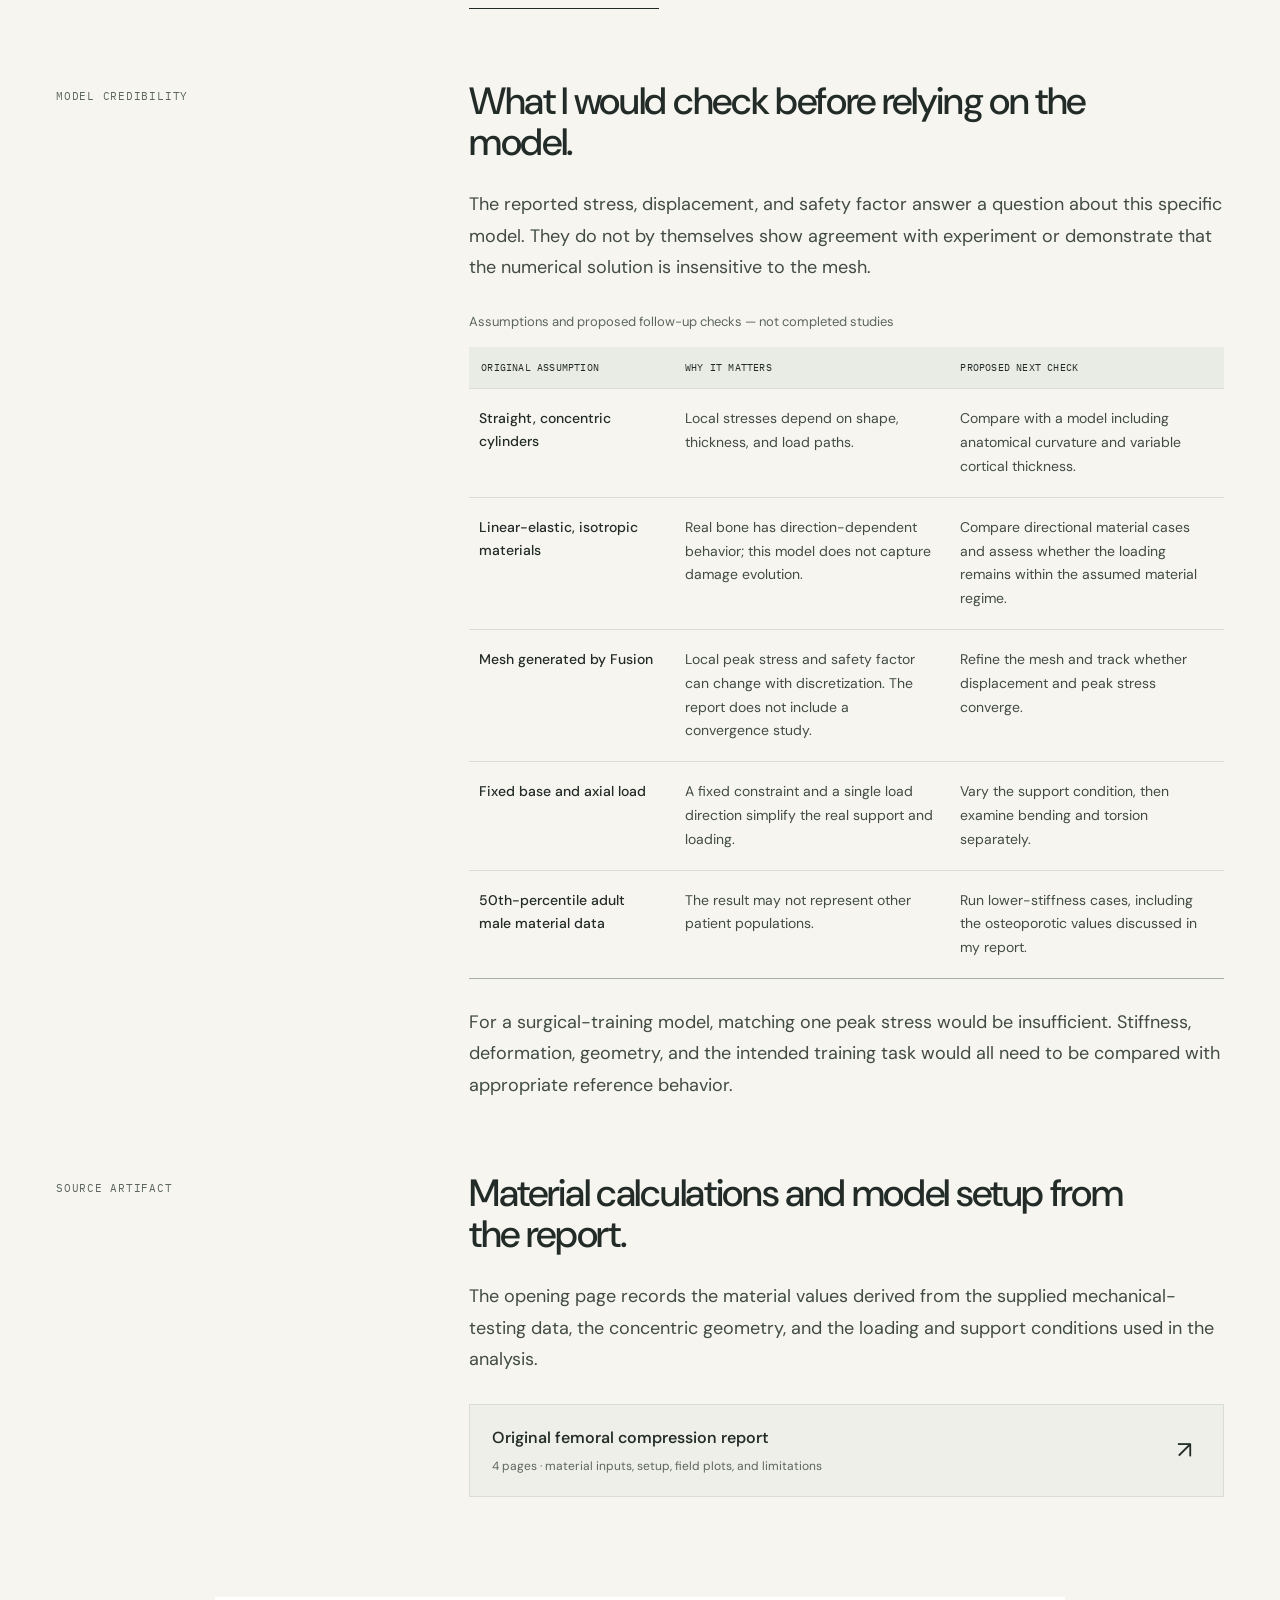
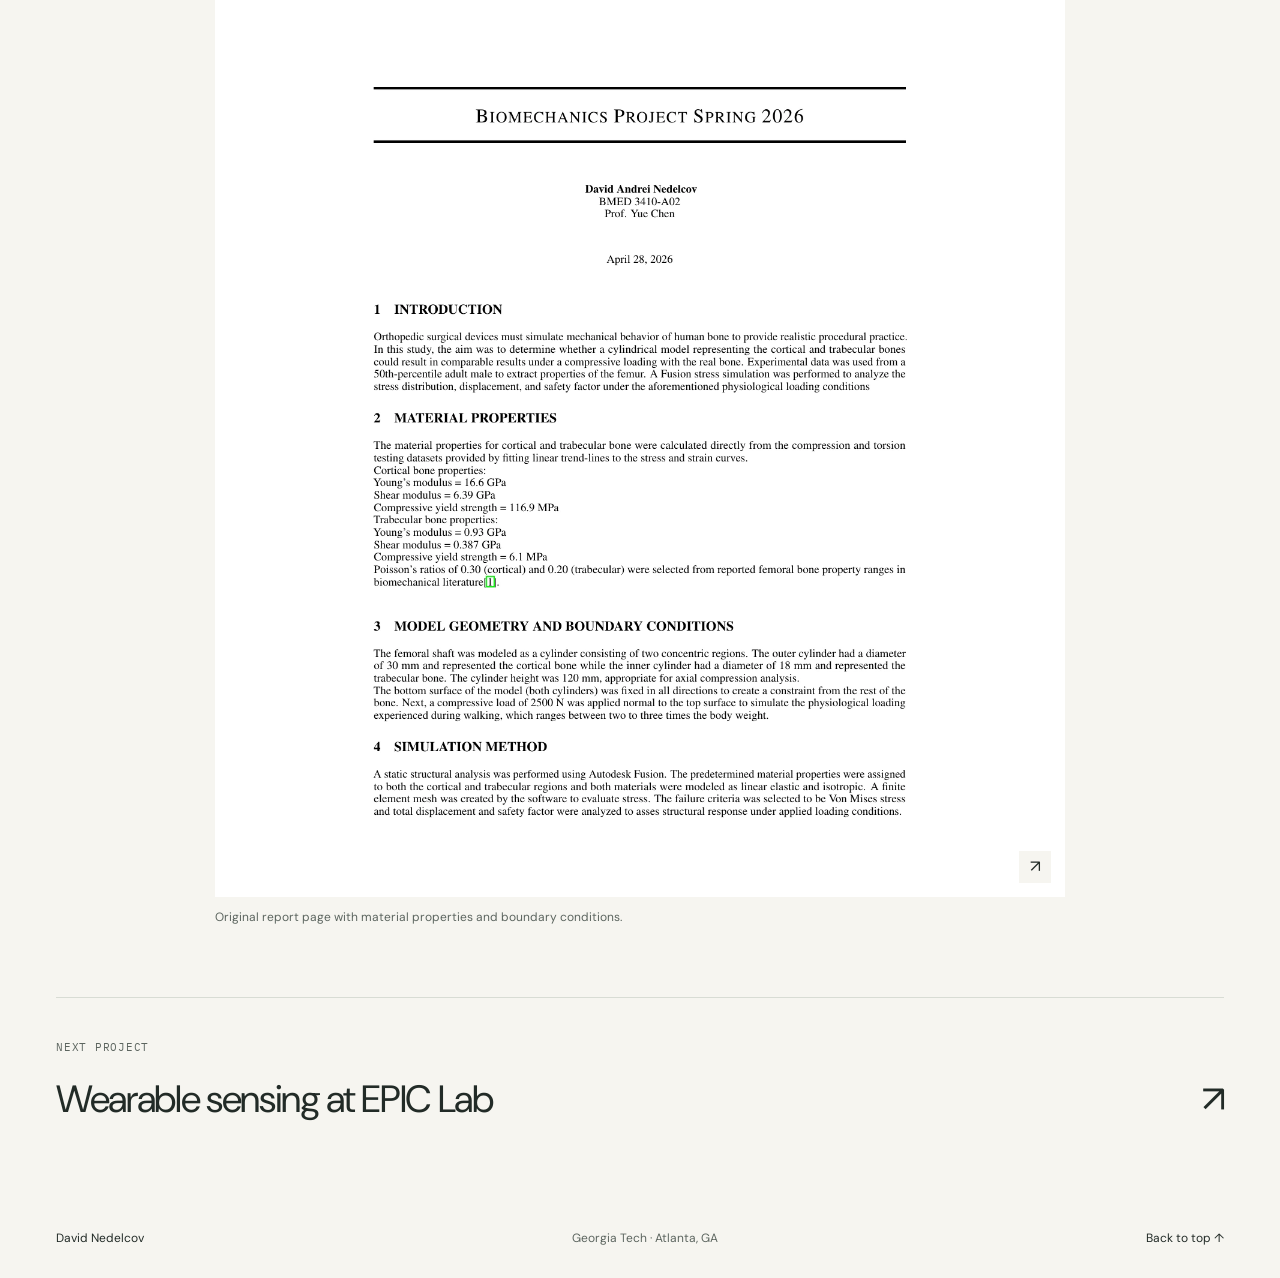
<file: projects/femur.html>
<!doctype html>
<html lang="en">
<head>
<meta charset="utf-8">
<meta name="viewport" content="width=device-width, initial-scale=1">
<title>A simplified femur under compression. — David Nedelcov</title>
<meta name="description" content="An individual finite-element project exploring how cortical and trabecular bone share load—and where a simplified model stops being representative.">
<meta name="theme-color" content="#f6f5f0">
<link rel="canonical" href="https://davidnedelcov.github.io/projects/femur.html">
<meta property="og:title" content="A simplified femur under compression. — David Nedelcov">
<meta property="og:description" content="An individual finite-element project exploring how cortical and trabecular bone share load—and where a simplified model stops being representative.">
<meta property="og:image" content="https://davidnedelcov.github.io/assets/foley-bench.webp">
<meta property="og:type" content="website">
<link rel="icon" href="../assets/favicon.svg" type="image/svg+xml">
<link rel="stylesheet" href="../style.css">
<script src="../site.js" defer>
</script>
</head>
<body id="top">
<a class="skip" href="#main">Skip to content</a>
<header class="header wrap">
<a class="wordmark" href="../index.html">David Nedelcov<span>Biomedical engineering</span>
</a>
<nav aria-label="Main navigation">
<a href="../index.html#work">Work</a>
<a href="../index.html#about">About</a>
<a href="../index.html#contact">Contact</a>
<a class="resume" href="../assets/David_Nedelcov_Resume.pdf" target="_blank" rel="noopener">Résumé <span aria-hidden="true">↗</span>
</a>
</nav>
</header>
<main id="main" class="wrap case" >
<a class="back" href="../index.html#work">← All projects</a>
<div class="eyebrow">03 / Biomechanics & simulation</div>
<h1>A simplified femur under compression.</h1>
<p class="case-dek">An individual finite-element project exploring how cortical and trabecular bone share load—and where a simplified model stops being representative.</p>
<dl class="project-meta">
<div>
<dt>My contribution</dt>
<dd>Material calculations · CAD · FEA · Report</dd>
</div>
<div>
<dt>Context</dt>
<dd>BMED 3410 · Spring 2026<br>Individual semester project</dd>
</div>
<div>
<dt>Tools & methods</dt>
<dd>Fusion · Finite-element analysis · Experimental material data</dd>
</div>
</dl>
<figure class="case-cover fea-cover">
<a class="zoom" href="../assets/femur-stress.webp" data-zoom aria-label="Enlarge: Fusion stress plot of the femoral model">
<img src="../assets/femur-stress.webp" alt="Fusion stress plot of the femoral model" loading="lazy" decoding="async" width="1800" height="1113">
<span class="enlarge" aria-hidden="true">↗</span>
</a>
<figcaption>Original simulation output.</figcaption>
</figure>
<nav class="case-contents" aria-label="Case study sections">
<span>In this project</span>
<a href="#section-1">Two materials, one simplified shaft.</a>
<a href="#model-inputs">The inputs that determine the result.</a>
<a href="#section-3">What the simulation showed.</a>
<a href="#section-4">The assumptions are part of the result.</a>
<a href="#validation">What I would check before relying on the model.</a>
<a href="#calculation-evidence">Material calculations and model setup from the report.</a>
</nav>
<div class="story">
<section class="story-section" id="section-1">
<div class="section-label">01 / Model</div>
<div class="story-copy">
<h2>Two materials, one simplified shaft.</h2>
<p>I built a composite cylindrical model to investigate femoral-shaft behavior under axial compression. A cortical shell surrounds a trabecular core. I derived material properties from the provided experimental stress–strain data and completed the model, calculations, simulation, and report individually.</p>
<p>The 120 mm model used a 30 mm outer diameter and an 18 mm core. I fixed the base and applied a 2,500 N axial load in Fusion.</p>
</div>
</section>
<section class="story-section" id="model-inputs">
<div class="section-label">Model setup</div>
<div class="story-copy">
<h2>The inputs that determine the result.</h2>
<div class="table-scroll engineering-table" tabindex="0" role="region" aria-label="Material inputs used in the original Fusion analysis">
<table>
<caption>Material inputs used in the original Fusion analysis</caption>
<thead>
<tr>
<th scope="col">Property</th>
<th scope="col">Cortical region</th>
<th scope="col">Trabecular region</th>
</tr>
</thead>
<tbody>
<tr>
<th scope="row">Young’s modulus</th>
<td>16.6 GPa</td>
<td>0.93 GPa</td>
</tr>
<tr>
<th scope="row">Shear modulus</th>
<td>6.39 GPa</td>
<td>0.387 GPa</td>
</tr>
<tr>
<th scope="row">Compressive yield strength</th>
<td>116.9 MPa</td>
<td>6.1 MPa</td>
</tr>
<tr>
<th scope="row">Poisson’s ratio</th>
<td>0.30</td>
<td>0.20</td>
</tr>
</tbody>
</table>
</div>
<p>I fitted linear trends to the provided compression and torsion stress–strain data to obtain the elastic properties. The Poisson’s ratios were selected from reported femoral-bone ranges.</p>
<div class="model-spec">
<div>
<span>Geometry</span>
<strong>120 mm long</strong>
<p>30 mm outer diameter, 18 mm core diameter.</p>
</div>
<div>
<span>Boundary condition</span>
<strong>Base fixed</strong>
<p>Both regions constrained at the bottom surface.</p>
</div>
<div>
<span>Loading</span>
<strong>2,500 N</strong>
<p>Axial compression, normal to the top surface.</p>
</div>
</div>
</div>
</section>
<section class="story-section" id="section-3">
<div class="section-label">02 / Results</div>
<div class="story-copy">
<h2>What the simulation showed.</h2>
<div class="table-scroll">
<table>
<caption>Results under 2,500 N axial compression</caption>
<tbody>
<tr>
<th scope="row">Maximum von Mises stress</th>
<td>7.704 MPa</td>
</tr>
<tr>
<th scope="row">Maximum total displacement</th>
<td>0.065 mm</td>
</tr>
<tr>
<th scope="row">Minimum safety factor</th>
<td>1.234</td>
</tr>
</tbody>
</table>
</div>
<p>The plots show stress, displacement, and the local safety factor for this geometry and loading condition. They are outputs of the simplified model, not a general prediction for a human femur.</p>
</div>
</section>
<figure class="">
<a class="zoom" href="../assets/femur-stress.webp" data-zoom aria-label="Enlarge: Fusion finite-element result showing von Mises stress in the cylindrical femur model">
<img src="../assets/femur-stress.webp" alt="Fusion finite-element result showing von Mises stress in the cylindrical femur model" loading="lazy" decoding="async" width="1800" height="1113">
<span class="enlarge" aria-hidden="true">↗</span>
</a>
<figcaption>Stress distribution — original Fusion output from my report.</figcaption>
</figure>
<div class="image-pair">
<figure class="">
<a class="zoom" href="../assets/femur-displacement.webp" data-zoom aria-label="Enlarge: Fusion displacement result for the femoral compression model">
<img src="../assets/femur-displacement.webp" alt="Fusion displacement result for the femoral compression model" loading="lazy" decoding="async" width="1800" height="1123">
<span class="enlarge" aria-hidden="true">↗</span>
</a>
<figcaption>Total displacement.</figcaption>
</figure>
<figure class="">
<a class="zoom" href="../assets/femur-safety.webp" data-zoom aria-label="Enlarge: Fusion safety-factor result for the femoral compression model">
<img src="../assets/femur-safety.webp" alt="Fusion safety-factor result for the femoral compression model" loading="lazy" decoding="async" width="1800" height="1113">
<span class="enlarge" aria-hidden="true">↗</span>
</a>
<figcaption>Safety factor.</figcaption>
</figure>
</div>
<section class="story-section" id="section-4">
<div class="section-label">03 / Interpretation</div>
<div class="story-copy">
<h2>The assumptions are part of the result.</h2>
<p>The model assumes isotropic, linear-elastic materials and represents the femur as a straight cylinder. It excludes the curvature, variable wall thickness, bending, and torsion of a real femur.</p>
<p>The material data also represent a 50th-percentile adult male. My report discusses why that is a poor stand-in for every patient, particularly people with osteoporosis, and identifies lower-stiffness material cases for future analysis.</p>
<p>For a surgical-training surrogate, I considered a glass-fiber-reinforced polymer shell and a low-density polyurethane foam core as possible material substitutes.</p>
<a class="text-link" href="../assets/femoral-compression-report.pdf" target="_blank" rel="noopener">Read my original report <span aria-hidden="true">↗</span>
</a>
</div>
</section>
<section class="story-section" id="validation">
<div class="section-label">Model credibility</div>
<div class="story-copy">
<h2>What I would check before relying on the model.</h2>
<p>The reported stress, displacement, and safety factor answer a question about this specific model. They do not by themselves show agreement with experiment or demonstrate that the numerical solution is insensitive to the mesh.</p>
<div class="table-scroll engineering-table" tabindex="0" role="region" aria-label="Assumptions and proposed follow-up checks — not completed studies">
<table>
<caption>Assumptions and proposed follow-up checks — not completed studies</caption>
<thead>
<tr>
<th scope="col">Original assumption</th>
<th scope="col">Why it matters</th>
<th scope="col">Proposed next check</th>
</tr>
</thead>
<tbody>
<tr>
<th scope="row">Straight, concentric cylinders</th>
<td>Local stresses depend on shape, thickness, and load paths.</td>
<td>Compare with a model including anatomical curvature and variable cortical thickness.</td>
</tr>
<tr>
<th scope="row">Linear-elastic, isotropic materials</th>
<td>Real bone has direction-dependent behavior; this model does not capture damage evolution.</td>
<td>Compare directional material cases and assess whether the loading remains within the assumed material regime.</td>
</tr>
<tr>
<th scope="row">Mesh generated by Fusion</th>
<td>Local peak stress and safety factor can change with discretization. The report does not include a convergence study.</td>
<td>Refine the mesh and track whether displacement and peak stress converge.</td>
</tr>
<tr>
<th scope="row">Fixed base and axial load</th>
<td>A fixed constraint and a single load direction simplify the real support and loading.</td>
<td>Vary the support condition, then examine bending and torsion separately.</td>
</tr>
<tr>
<th scope="row">50th-percentile adult male material data</th>
<td>The result may not represent other patient populations.</td>
<td>Run lower-stiffness cases, including the osteoporotic values discussed in my report.</td>
</tr>
</tbody>
</table>
</div>
<p>For a surgical-training model, matching one peak stress would be insufficient. Stiffness, deformation, geometry, and the intended training task would all need to be compared with appropriate reference behavior.</p>
</div>
</section>
<section class="story-section" id="calculation-evidence">
<div class="section-label">Source artifact</div>
<div class="story-copy">
<h2>Material calculations and model setup from the report.</h2>
<p>The opening page records the material values derived from the supplied mechanical-testing data, the concentric geometry, and the loading and support conditions used in the analysis.</p>
<div class="evidence-links">
<a href="../assets/femoral-compression-report.pdf" target="_blank" rel="noopener">
<span>Original femoral compression report</span>
<small>4 pages · material inputs, setup, field plots, and limitations</small>
<b aria-hidden="true">↗</b>
</a>
</div>
</div>
</section>
<figure class="document-evidence">
<a class="zoom" data-zoom href="../assets/femur-calculations.webp" aria-label="Enlarge: First page of David’s femoral compression report">
<img src="../assets/femur-calculations.webp" width="1160" height="1500" alt="First page of David’s femoral compression report" loading="lazy">
<span class="enlarge" aria-hidden="true">↗</span>
</a>
<figcaption>Original report page with material properties and boundary conditions.</figcaption>
</figure>
</div>
<a class="next-project" href="epic.html">
<span class="eyebrow">Next project</span>
<span>Wearable sensing at EPIC Lab <span aria-hidden="true">↗</span>
</span>
</a>
</main>
<footer class="wrap footer">
<a href="../index.html">David Nedelcov</a>
<span>Georgia Tech · Atlanta, GA</span>
<a href="#top">Back to top ↑</a>
</footer>
<dialog class="lightbox" aria-label="Expanded project image">
<button class="close" aria-label="Close expanded image">Close ×</button>
<img alt="">
<p>
</p>
</dialog>
</body>
</html>
</file>
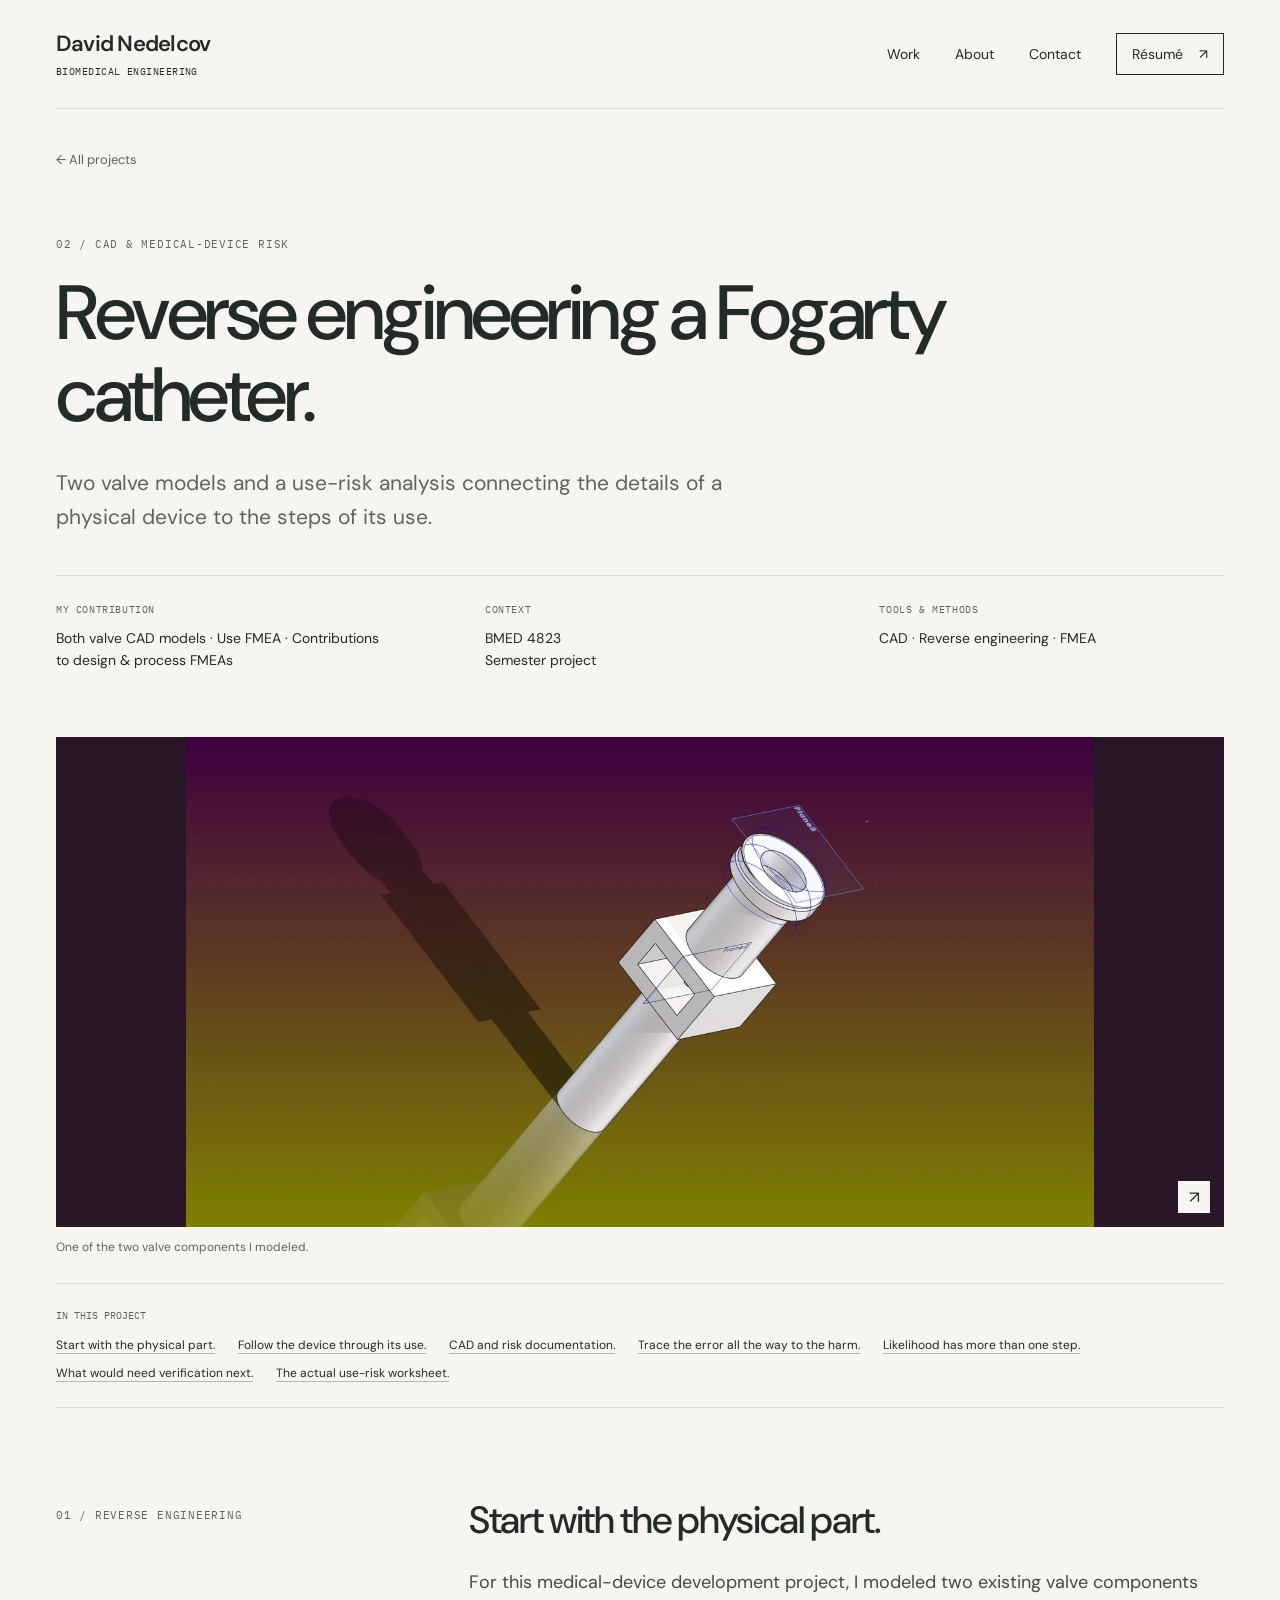
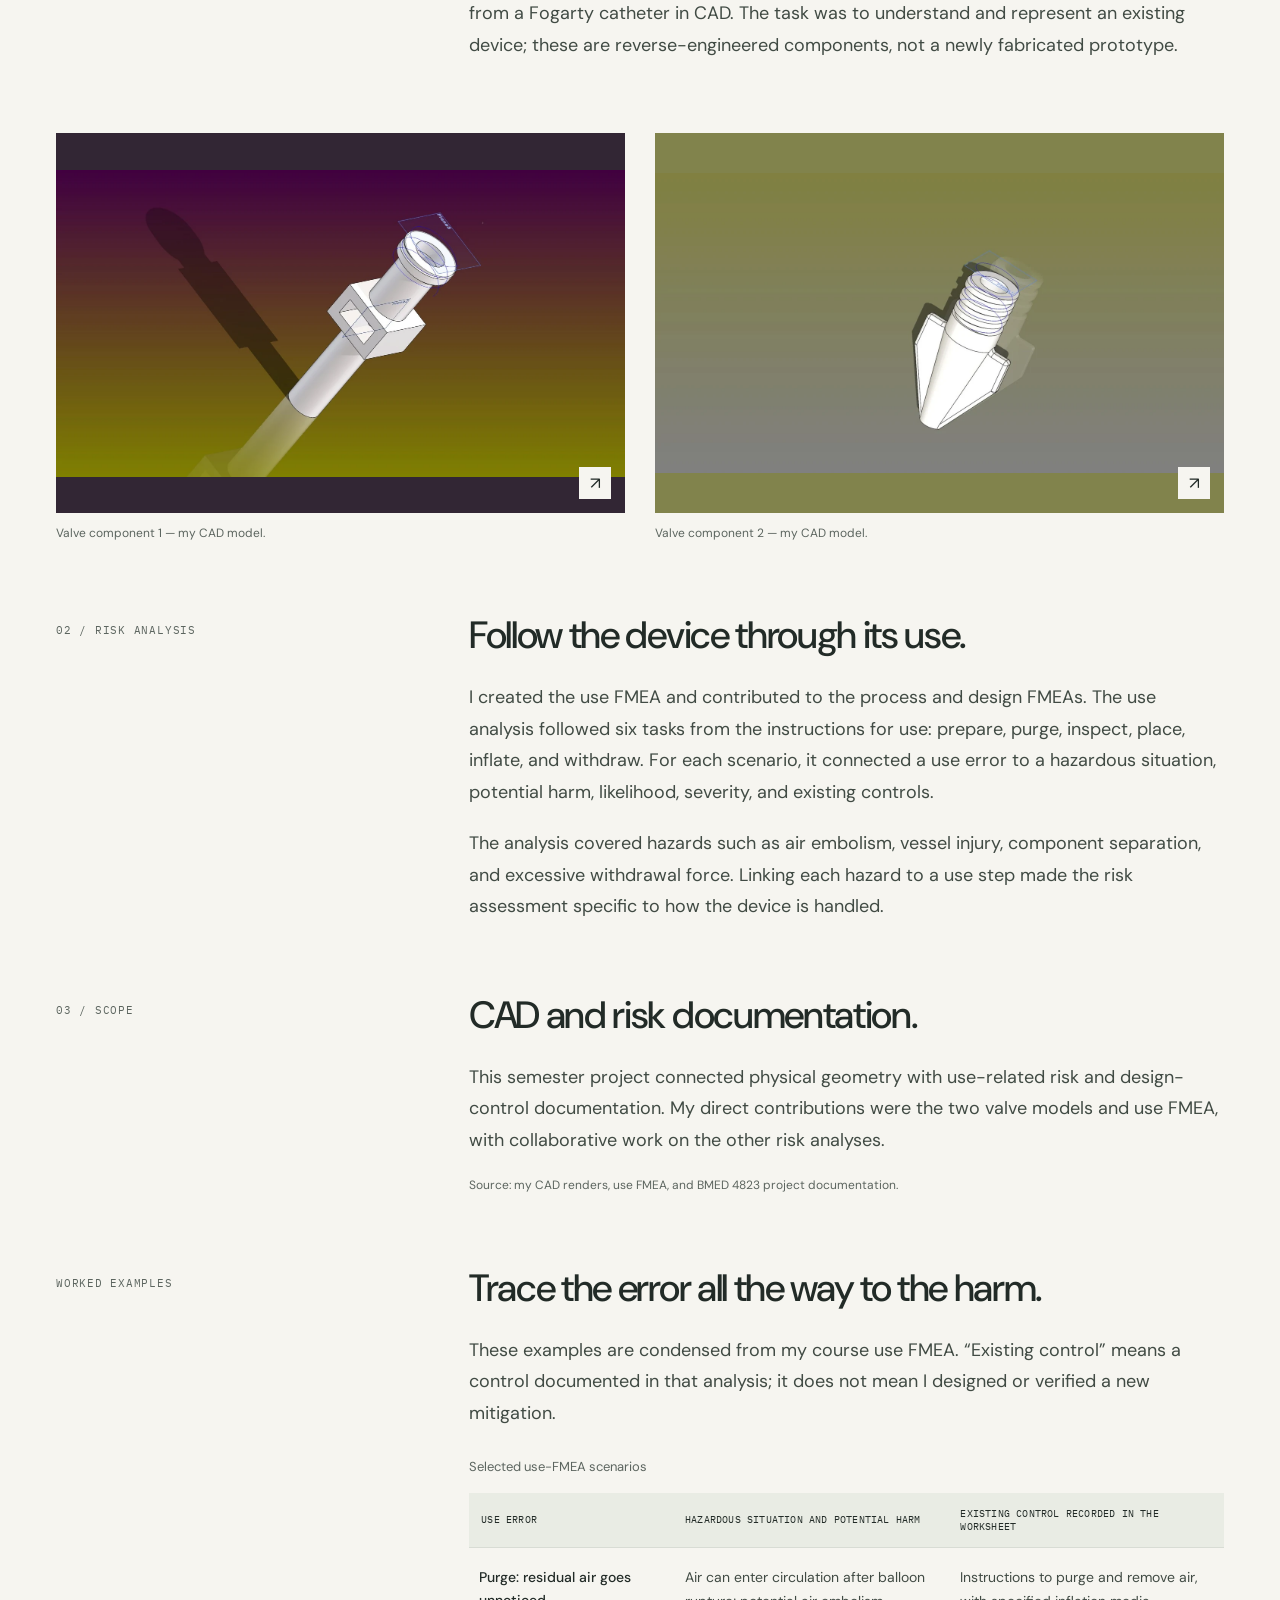
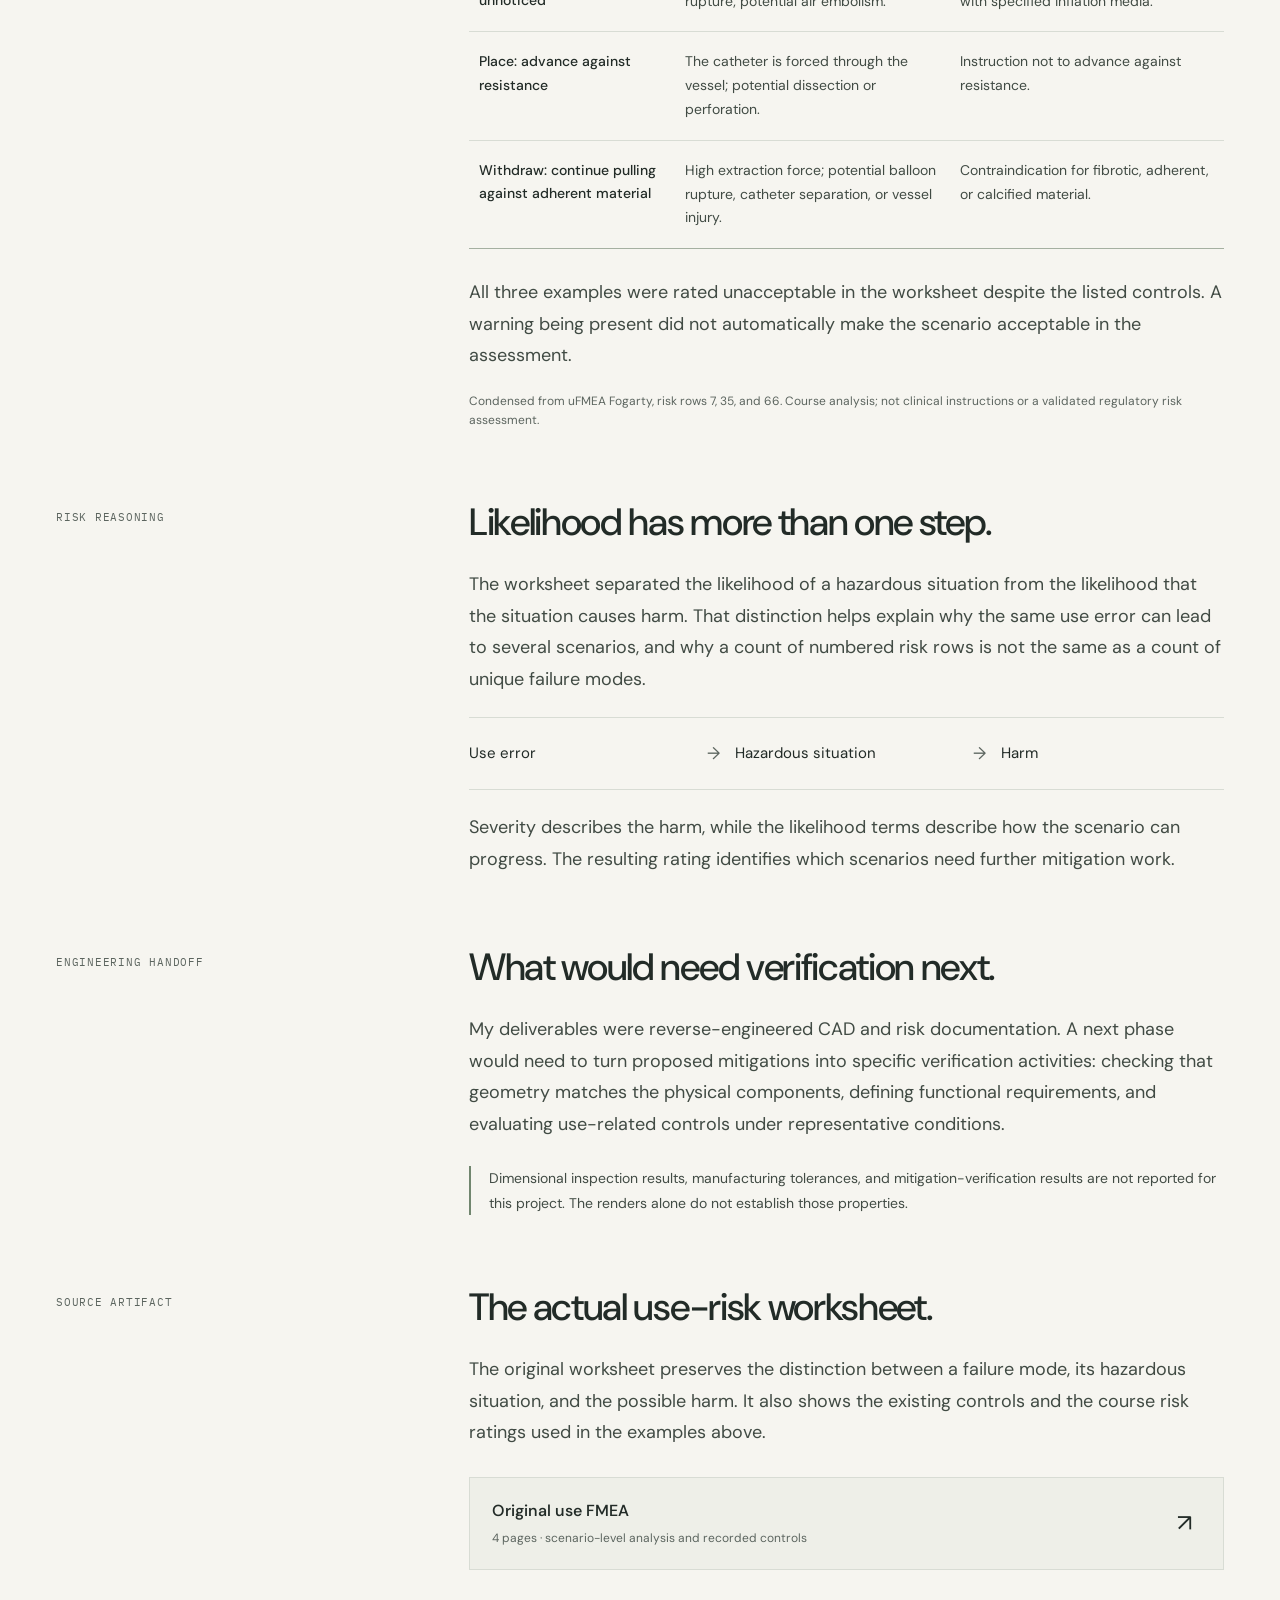
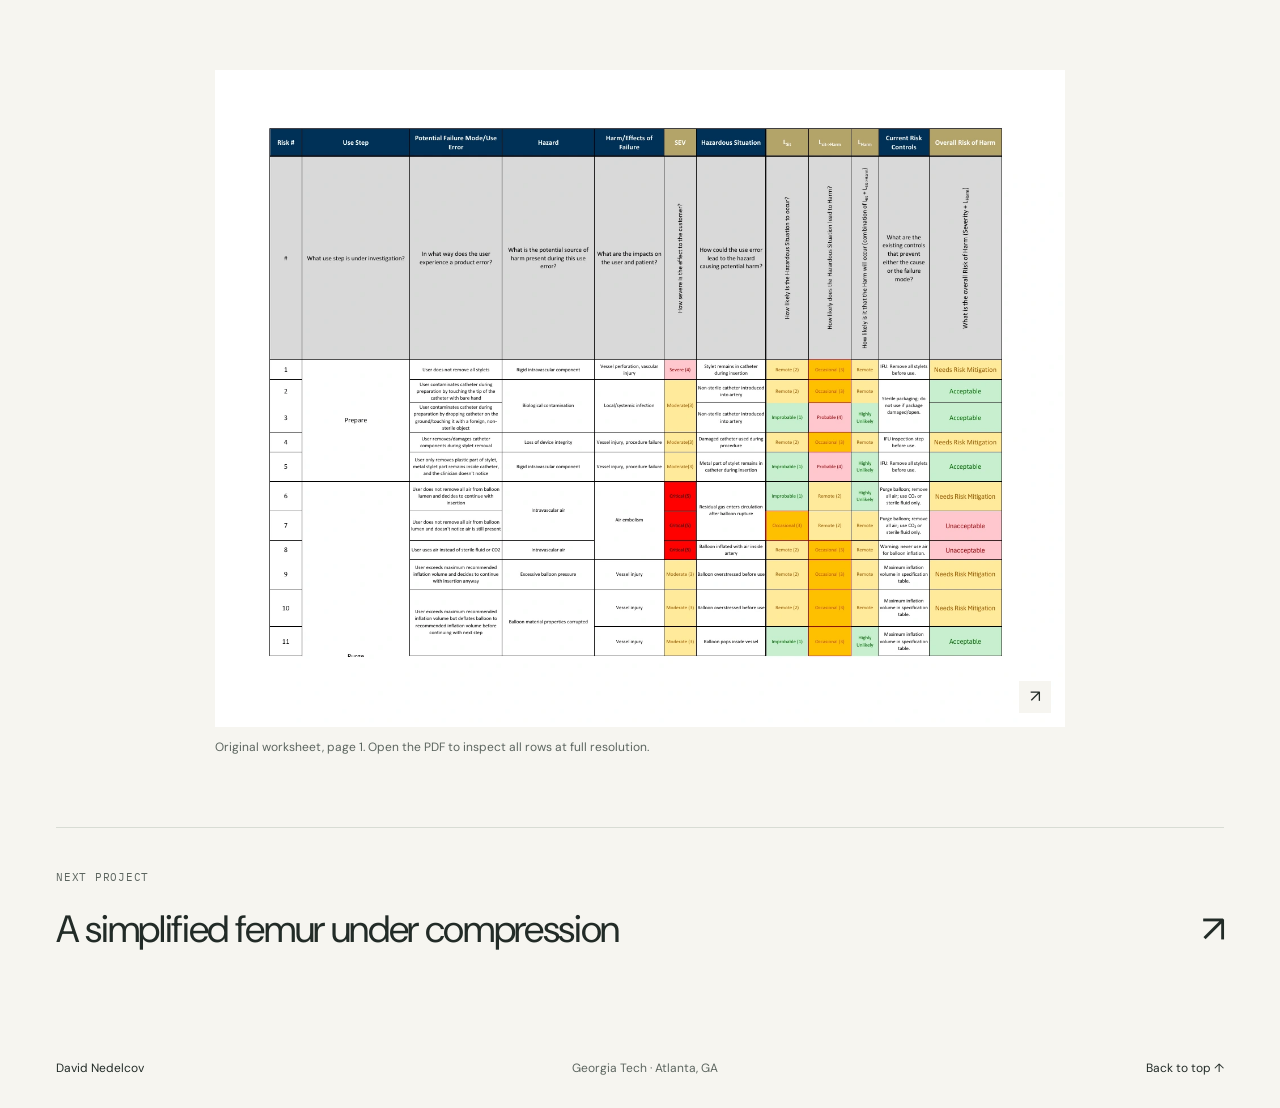
<file: projects/fogarty.html>
<!doctype html>
<html lang="en">
<head>
<meta charset="utf-8">
<meta name="viewport" content="width=device-width, initial-scale=1">
<title>Reverse engineering a Fogarty catheter. — David Nedelcov</title>
<meta name="description" content="Two valve models and a use-risk analysis connecting the details of a physical device to the steps of its use.">
<meta name="theme-color" content="#f6f5f0">
<link rel="canonical" href="https://davidnedelcov.github.io/projects/fogarty.html">
<meta property="og:title" content="Reverse engineering a Fogarty catheter. — David Nedelcov">
<meta property="og:description" content="Two valve models and a use-risk analysis connecting the details of a physical device to the steps of its use.">
<meta property="og:image" content="https://davidnedelcov.github.io/assets/foley-bench.webp">
<meta property="og:type" content="website">
<link rel="icon" href="../assets/favicon.svg" type="image/svg+xml">
<link rel="stylesheet" href="../style.css">
<script src="../site.js" defer>
</script>
</head>
<body id="top">
<a class="skip" href="#main">Skip to content</a>
<header class="header wrap">
<a class="wordmark" href="../index.html">David Nedelcov<span>Biomedical engineering</span>
</a>
<nav aria-label="Main navigation">
<a href="../index.html#work">Work</a>
<a href="../index.html#about">About</a>
<a href="../index.html#contact">Contact</a>
<a class="resume" href="../assets/David_Nedelcov_Resume.pdf" target="_blank" rel="noopener">Résumé <span aria-hidden="true">↗</span>
</a>
</nav>
</header>
<main id="main" class="wrap case" >
<a class="back" href="../index.html#work">← All projects</a>
<div class="eyebrow">02 / CAD & medical-device risk</div>
<h1>Reverse engineering a Fogarty catheter.</h1>
<p class="case-dek">Two valve models and a use-risk analysis connecting the details of a physical device to the steps of its use.</p>
<dl class="project-meta">
<div>
<dt>My contribution</dt>
<dd>Both valve CAD models · Use FMEA · Contributions to design & process FMEAs</dd>
</div>
<div>
<dt>Context</dt>
<dd>BMED 4823<br>Semester project</dd>
</div>
<div>
<dt>Tools & methods</dt>
<dd>CAD · Reverse engineering · FMEA</dd>
</div>
</dl>
<figure class="case-cover valve-cover">
<a class="zoom" href="../assets/fogarty-valve-concept-1.webp" data-zoom aria-label="Enlarge: Reverse-engineered valve CAD render">
<img src="../assets/fogarty-valve-concept-1.webp" alt="Reverse-engineered valve CAD render" loading="lazy" decoding="async" width="1500" height="809">
<span class="enlarge" aria-hidden="true">↗</span>
</a>
<figcaption>One of the two valve components I modeled.</figcaption>
</figure>
<nav class="case-contents" aria-label="Case study sections">
<span>In this project</span>
<a href="#section-1">Start with the physical part.</a>
<a href="#section-2">Follow the device through its use.</a>
<a href="#section-3">CAD and risk documentation.</a>
<a href="#risk-examples">Trace the error all the way to the harm.</a>
<a href="#risk-reasoning">Likelihood has more than one step.</a>
<a href="#next-verification">What would need verification next.</a>
<a href="#worksheet-evidence">The actual use-risk worksheet.</a>
</nav>
<div class="story">
<section class="story-section" id="section-1">
<div class="section-label">01 / Reverse engineering</div>
<div class="story-copy">
<h2>Start with the physical part.</h2>
<p>For this medical-device development project, I modeled two existing valve components from a Fogarty catheter in CAD. The task was to understand and represent an existing device; these are reverse-engineered components, not a newly fabricated prototype.</p>
</div>
</section>
<div class="image-pair valves">
<figure class="">
<a class="zoom" href="../assets/fogarty-valve-concept-1.webp" data-zoom aria-label="Enlarge: CAD render of the first reverse-engineered Fogarty valve component">
<img src="../assets/fogarty-valve-concept-1.webp" alt="CAD render of the first reverse-engineered Fogarty valve component" loading="lazy" decoding="async" width="1500" height="809">
<span class="enlarge" aria-hidden="true">↗</span>
</a>
<figcaption>Valve component 1 — my CAD model.</figcaption>
</figure>
<figure class="">
<a class="zoom" href="../assets/fogarty-valve-concept-2.webp" data-zoom aria-label="Enlarge: CAD render of the second reverse-engineered Fogarty valve component">
<img src="../assets/fogarty-valve-concept-2.webp" alt="CAD render of the second reverse-engineered Fogarty valve component" loading="lazy" decoding="async" width="1500" height="792">
<span class="enlarge" aria-hidden="true">↗</span>
</a>
<figcaption>Valve component 2 — my CAD model.</figcaption>
</figure>
</div>
<section class="story-section" id="section-2">
<div class="section-label">02 / Risk analysis</div>
<div class="story-copy">
<h2>Follow the device through its use.</h2>
<p>I created the use FMEA and contributed to the process and design FMEAs. The use analysis followed six tasks from the instructions for use: prepare, purge, inspect, place, inflate, and withdraw. For each scenario, it connected a use error to a hazardous situation, potential harm, likelihood, severity, and existing controls.</p>
<p>The analysis covered hazards such as air embolism, vessel injury, component separation, and excessive withdrawal force. Linking each hazard to a use step made the risk assessment specific to how the device is handled.</p>
</div>
</section>
<section class="story-section" id="section-3">
<div class="section-label">03 / Scope</div>
<div class="story-copy">
<h2>CAD and risk documentation.</h2>
<p>This semester project connected physical geometry with use-related risk and design-control documentation. My direct contributions were the two valve models and use FMEA, with collaborative work on the other risk analyses.</p>
<p class="source-note">Source: my CAD renders, use FMEA, and BMED 4823 project documentation.</p>
</div>
</section>
<section class="story-section" id="risk-examples">
<div class="section-label">Worked examples</div>
<div class="story-copy">
<h2>Trace the error all the way to the harm.</h2>
<p>These examples are condensed from my course use FMEA. “Existing control” means a control documented in that analysis; it does not mean I designed or verified a new mitigation.</p>
<div class="table-scroll engineering-table" tabindex="0" role="region" aria-label="Selected use-FMEA scenarios">
<table>
<caption>Selected use-FMEA scenarios</caption>
<thead>
<tr>
<th scope="col">Use error</th>
<th scope="col">Hazardous situation and potential harm</th>
<th scope="col">Existing control recorded in the worksheet</th>
</tr>
</thead>
<tbody>
<tr>
<th scope="row">Purge: residual air goes unnoticed</th>
<td>Air can enter circulation after balloon rupture; potential air embolism.</td>
<td>Instructions to purge and remove air, with specified inflation media.</td>
</tr>
<tr>
<th scope="row">Place: advance against resistance</th>
<td>The catheter is forced through the vessel; potential dissection or perforation.</td>
<td>Instruction not to advance against resistance.</td>
</tr>
<tr>
<th scope="row">Withdraw: continue pulling against adherent material</th>
<td>High extraction force; potential balloon rupture, catheter separation, or vessel injury.</td>
<td>Contraindication for fibrotic, adherent, or calcified material.</td>
</tr>
</tbody>
</table>
</div>
<p>All three examples were rated unacceptable in the worksheet despite the listed controls. A warning being present did not automatically make the scenario acceptable in the assessment.</p>
<p class="source-note">Condensed from uFMEA Fogarty, risk rows 7, 35, and 66. Course analysis; not clinical instructions or a validated regulatory risk assessment.</p>
</div>
</section>
<section class="story-section" id="risk-reasoning">
<div class="section-label">Risk reasoning</div>
<div class="story-copy">
<h2>Likelihood has more than one step.</h2>
<p>The worksheet separated the likelihood of a hazardous situation from the likelihood that the situation causes harm. That distinction helps explain why the same use error can lead to several scenarios, and why a count of numbered risk rows is not the same as a count of unique failure modes.</p>
<div class="risk-chain">
<span>Use error</span>
<b aria-hidden="true">→</b>
<span>Hazardous situation</span>
<b aria-hidden="true">→</b>
<span>Harm</span>
</div>
<p>Severity describes the harm, while the likelihood terms describe how the scenario can progress. The resulting rating identifies which scenarios need further mitigation work.</p>
</div>
</section>
<section class="story-section" id="next-verification">
<div class="section-label">Engineering handoff</div>
<div class="story-copy">
<h2>What would need verification next.</h2>
<p>My deliverables were reverse-engineered CAD and risk documentation. A next phase would need to turn proposed mitigations into specific verification activities: checking that geometry matches the physical components, defining functional requirements, and evaluating use-related controls under representative conditions.</p>
<p class="scope-note">Dimensional inspection results, manufacturing tolerances, and mitigation-verification results are not reported for this project. The renders alone do not establish those properties.</p>
</div>
</section>
<section class="story-section" id="worksheet-evidence">
<div class="section-label">Source artifact</div>
<div class="story-copy">
<h2>The actual use-risk worksheet.</h2>
<p>The original worksheet preserves the distinction between a failure mode, its hazardous situation, and the possible harm. It also shows the existing controls and the course risk ratings used in the examples above.</p>
<div class="evidence-links">
<a href="../assets/fogarty-use-fmea.pdf" target="_blank" rel="noopener">
<span>Original use FMEA</span>
<small>4 pages · scenario-level analysis and recorded controls</small>
<b aria-hidden="true">↗</b>
</a>
</div>
</div>
</section>
<figure class="document-evidence">
<a class="zoom" data-zoom href="../assets/fogarty-worksheet.webp" aria-label="Enlarge: First page of the original Fogarty use FMEA worksheet">
<img src="../assets/fogarty-worksheet.webp" width="1500" height="1160" alt="First page of the original Fogarty use FMEA worksheet" loading="lazy">
<span class="enlarge" aria-hidden="true">↗</span>
</a>
<figcaption>Original worksheet, page 1. Open the PDF to inspect all rows at full resolution.</figcaption>
</figure>
</div>
<a class="next-project" href="femur.html">
<span class="eyebrow">Next project</span>
<span>A simplified femur under compression <span aria-hidden="true">↗</span>
</span>
</a>
</main>
<footer class="wrap footer">
<a href="../index.html">David Nedelcov</a>
<span>Georgia Tech · Atlanta, GA</span>
<a href="#top">Back to top ↑</a>
</footer>
<dialog class="lightbox" aria-label="Expanded project image">
<button class="close" aria-label="Close expanded image">Close ×</button>
<img alt="">
<p>
</p>
</dialog>
</body>
</html>
</file>
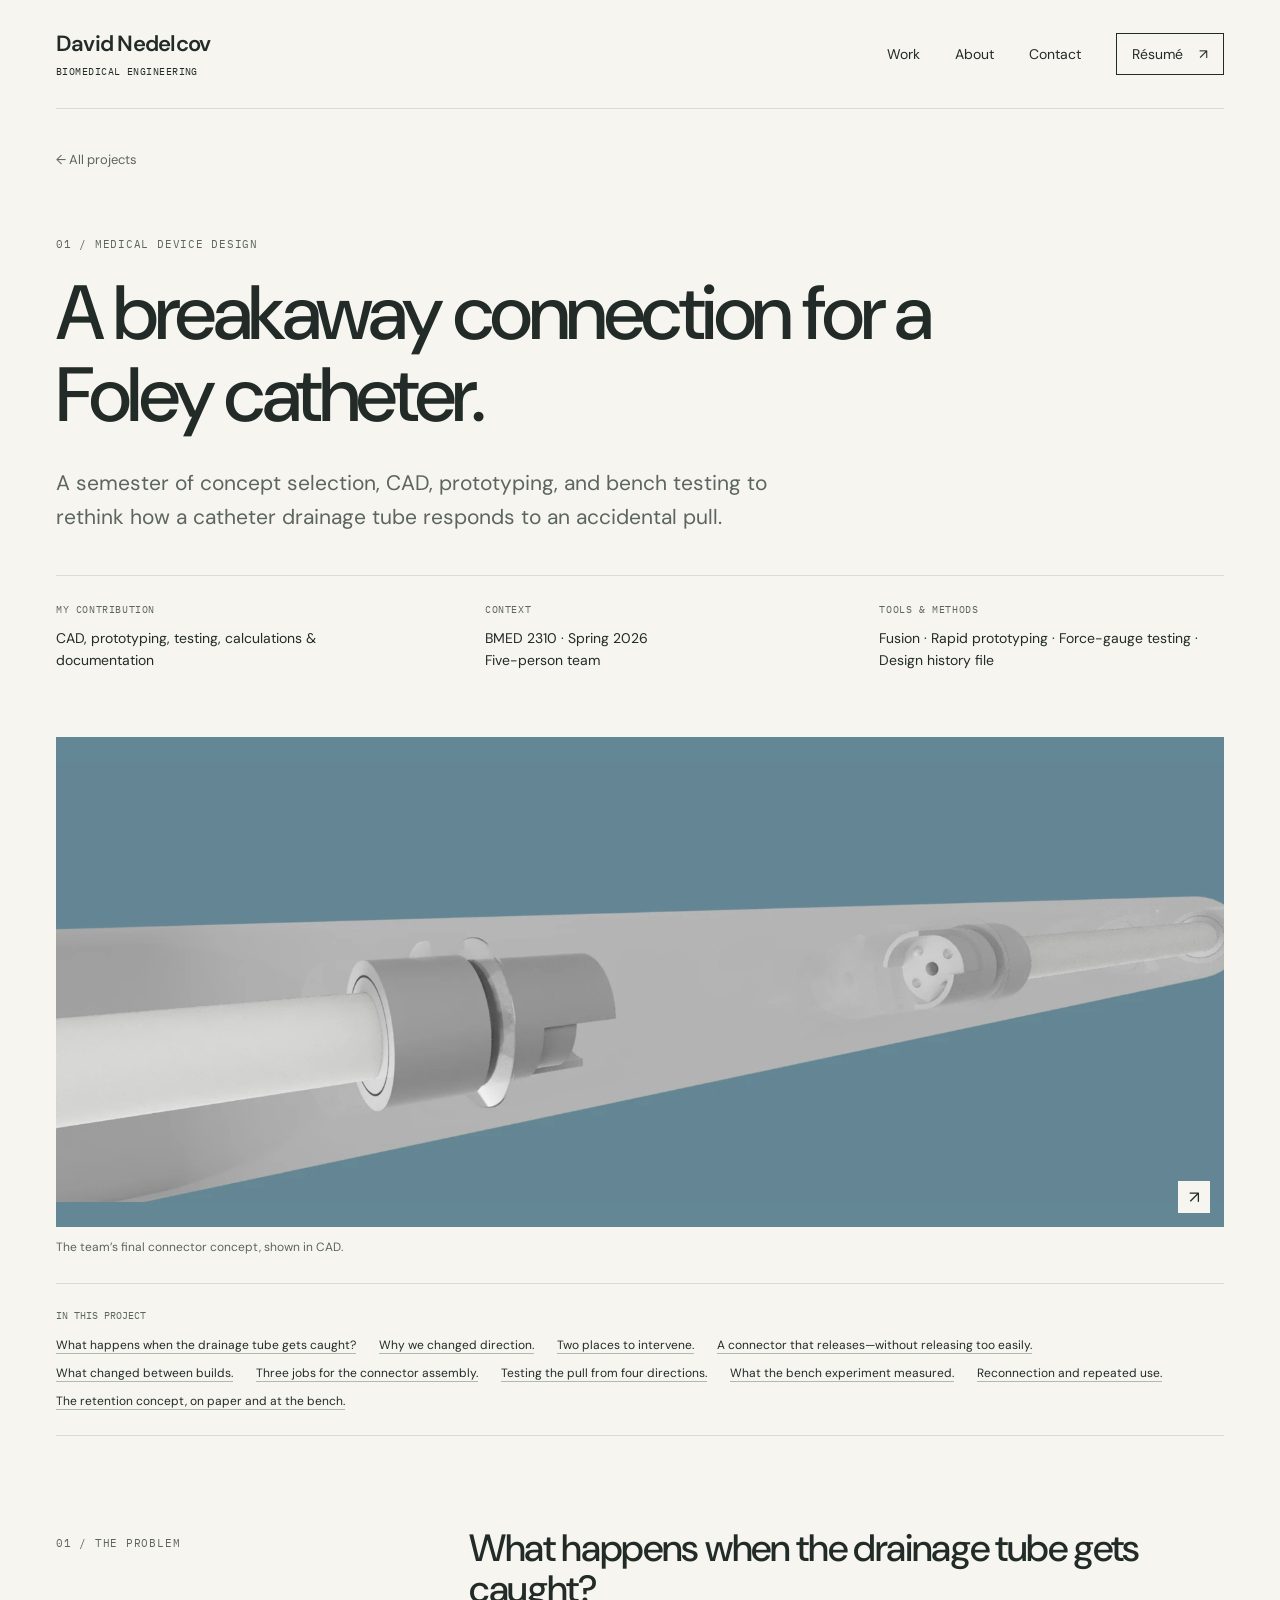
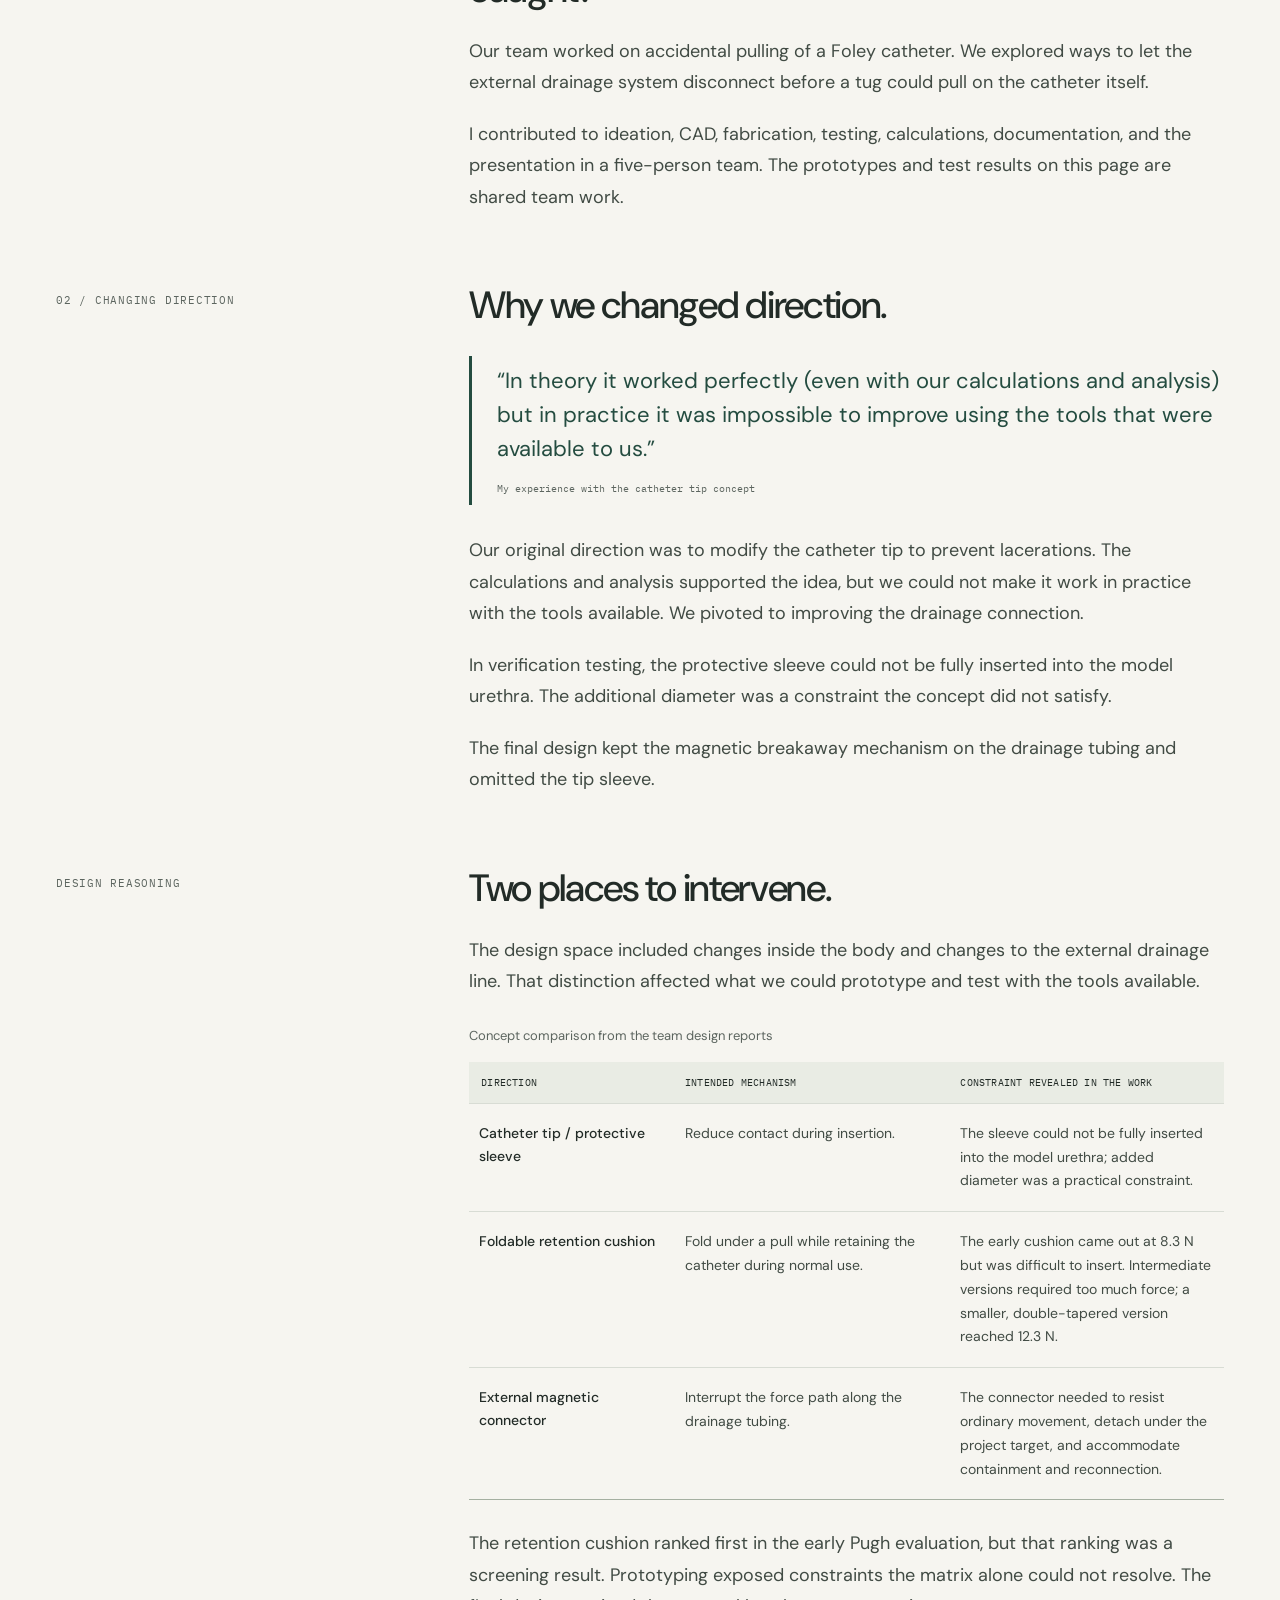
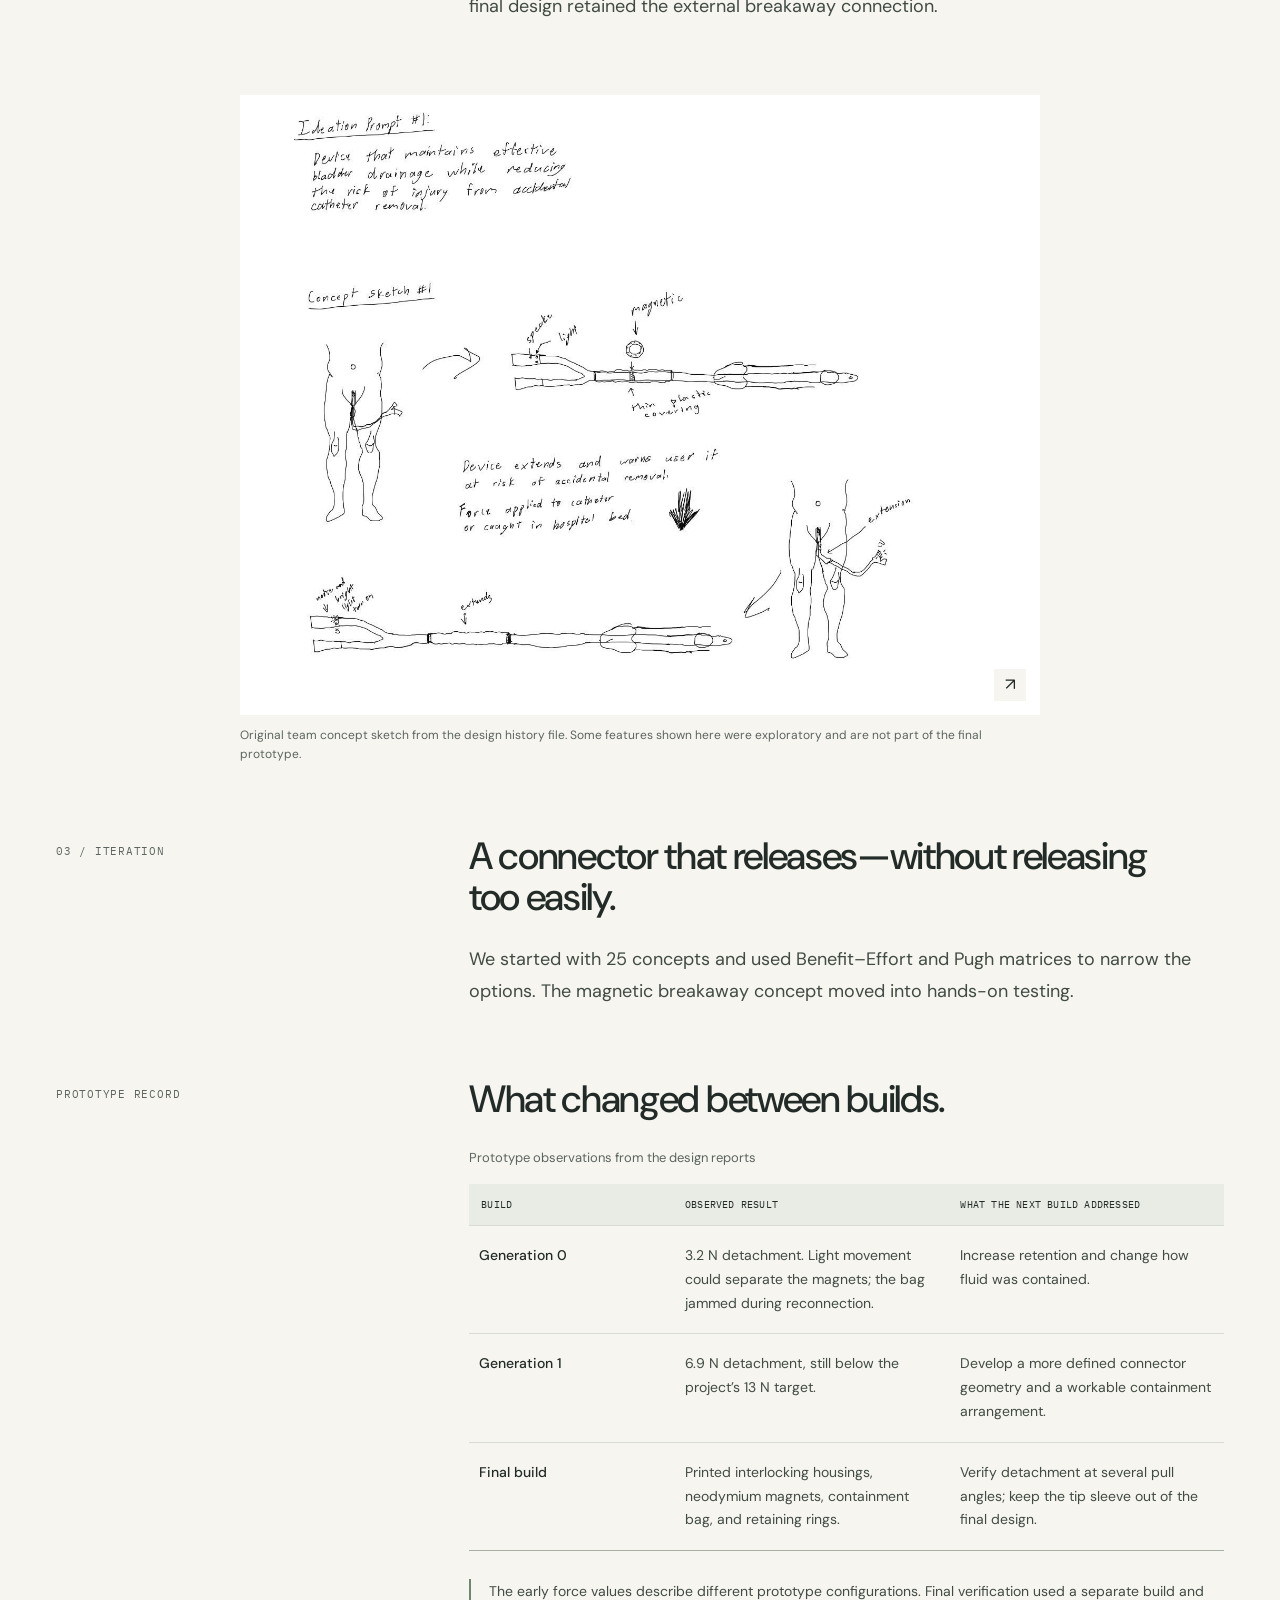
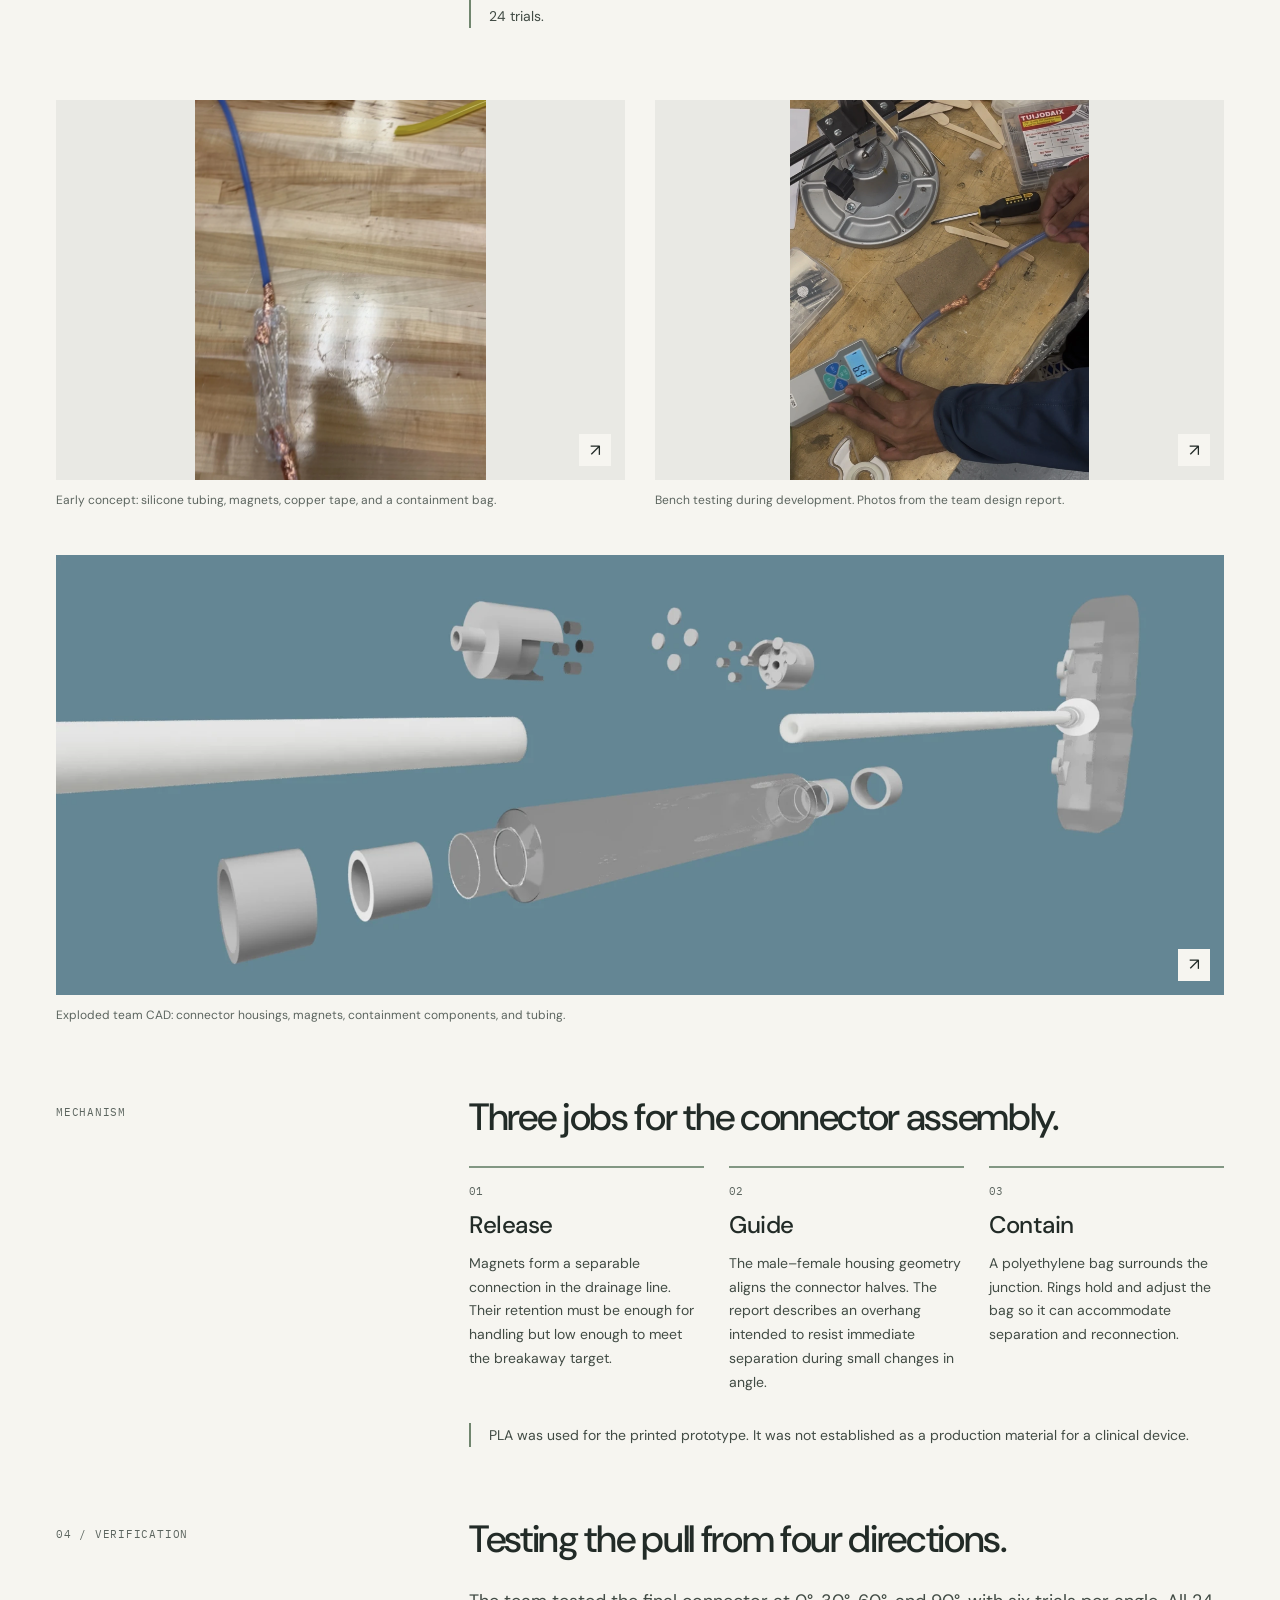
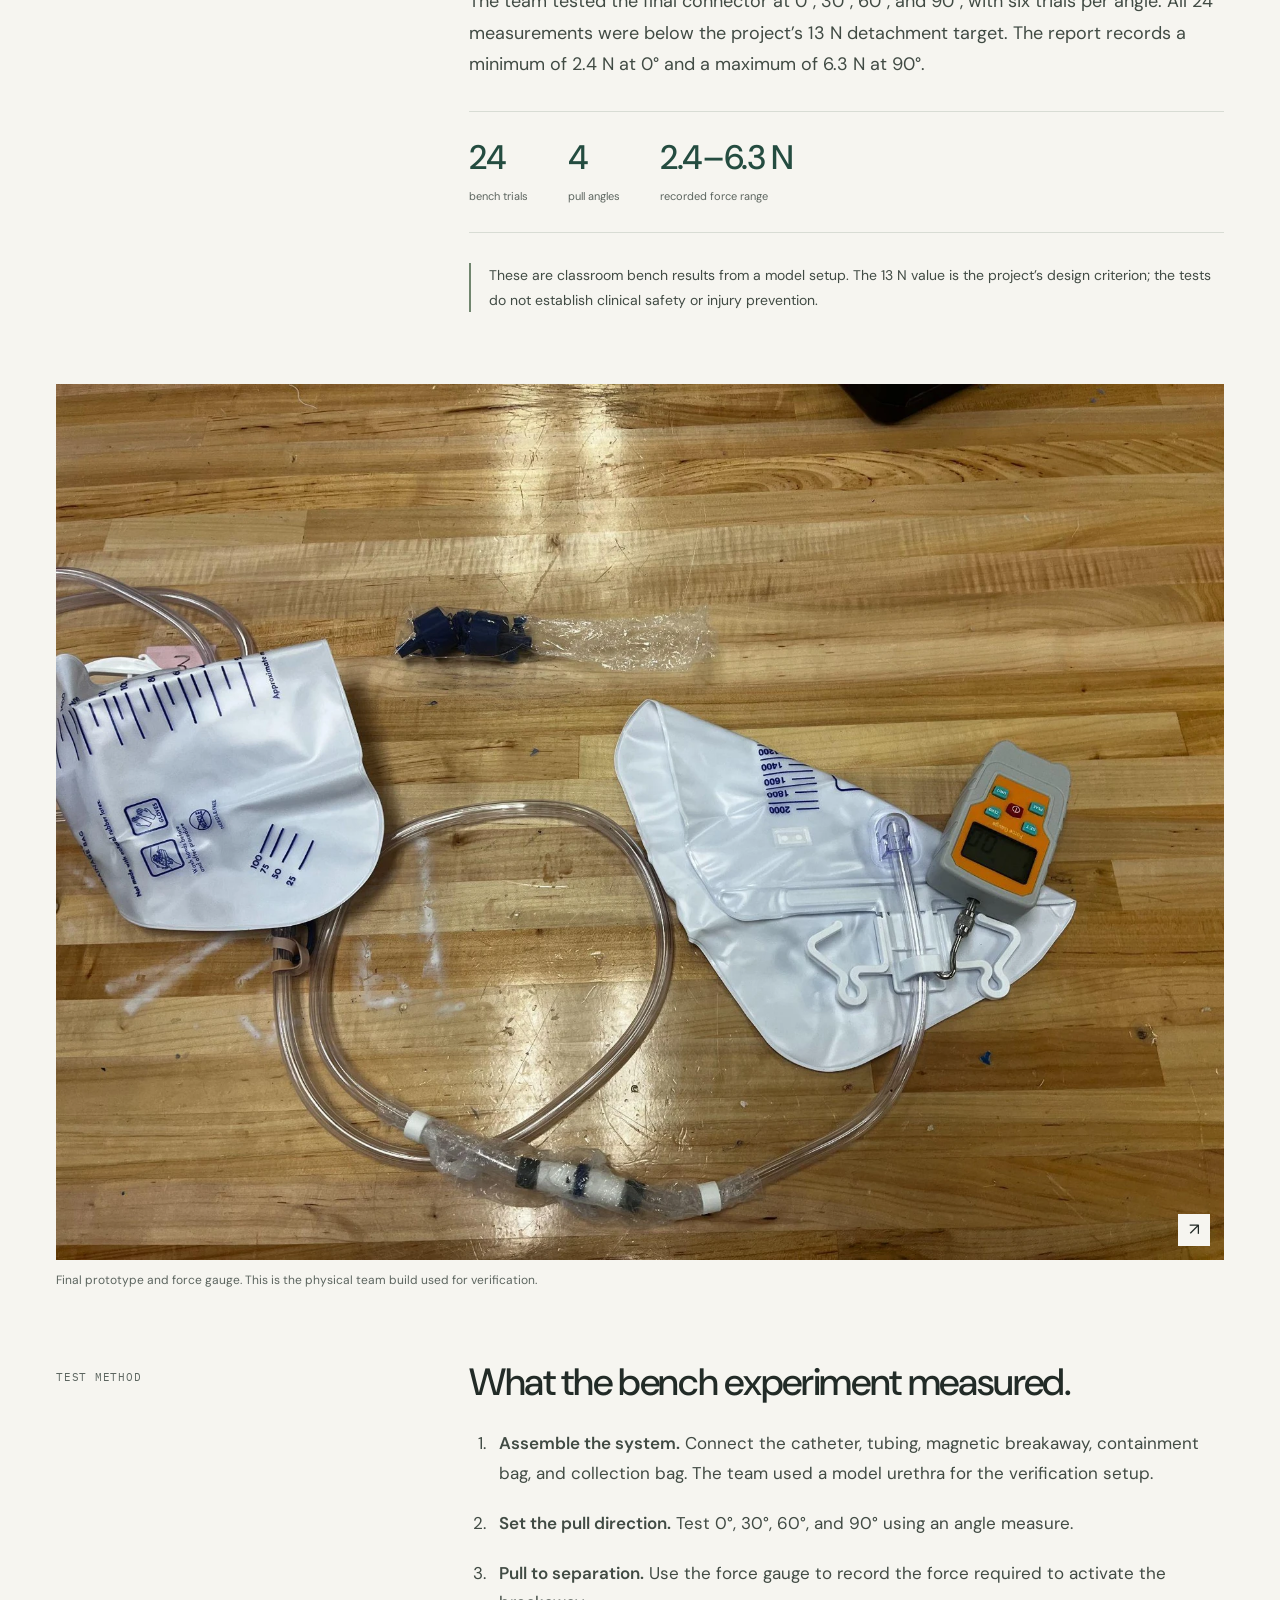
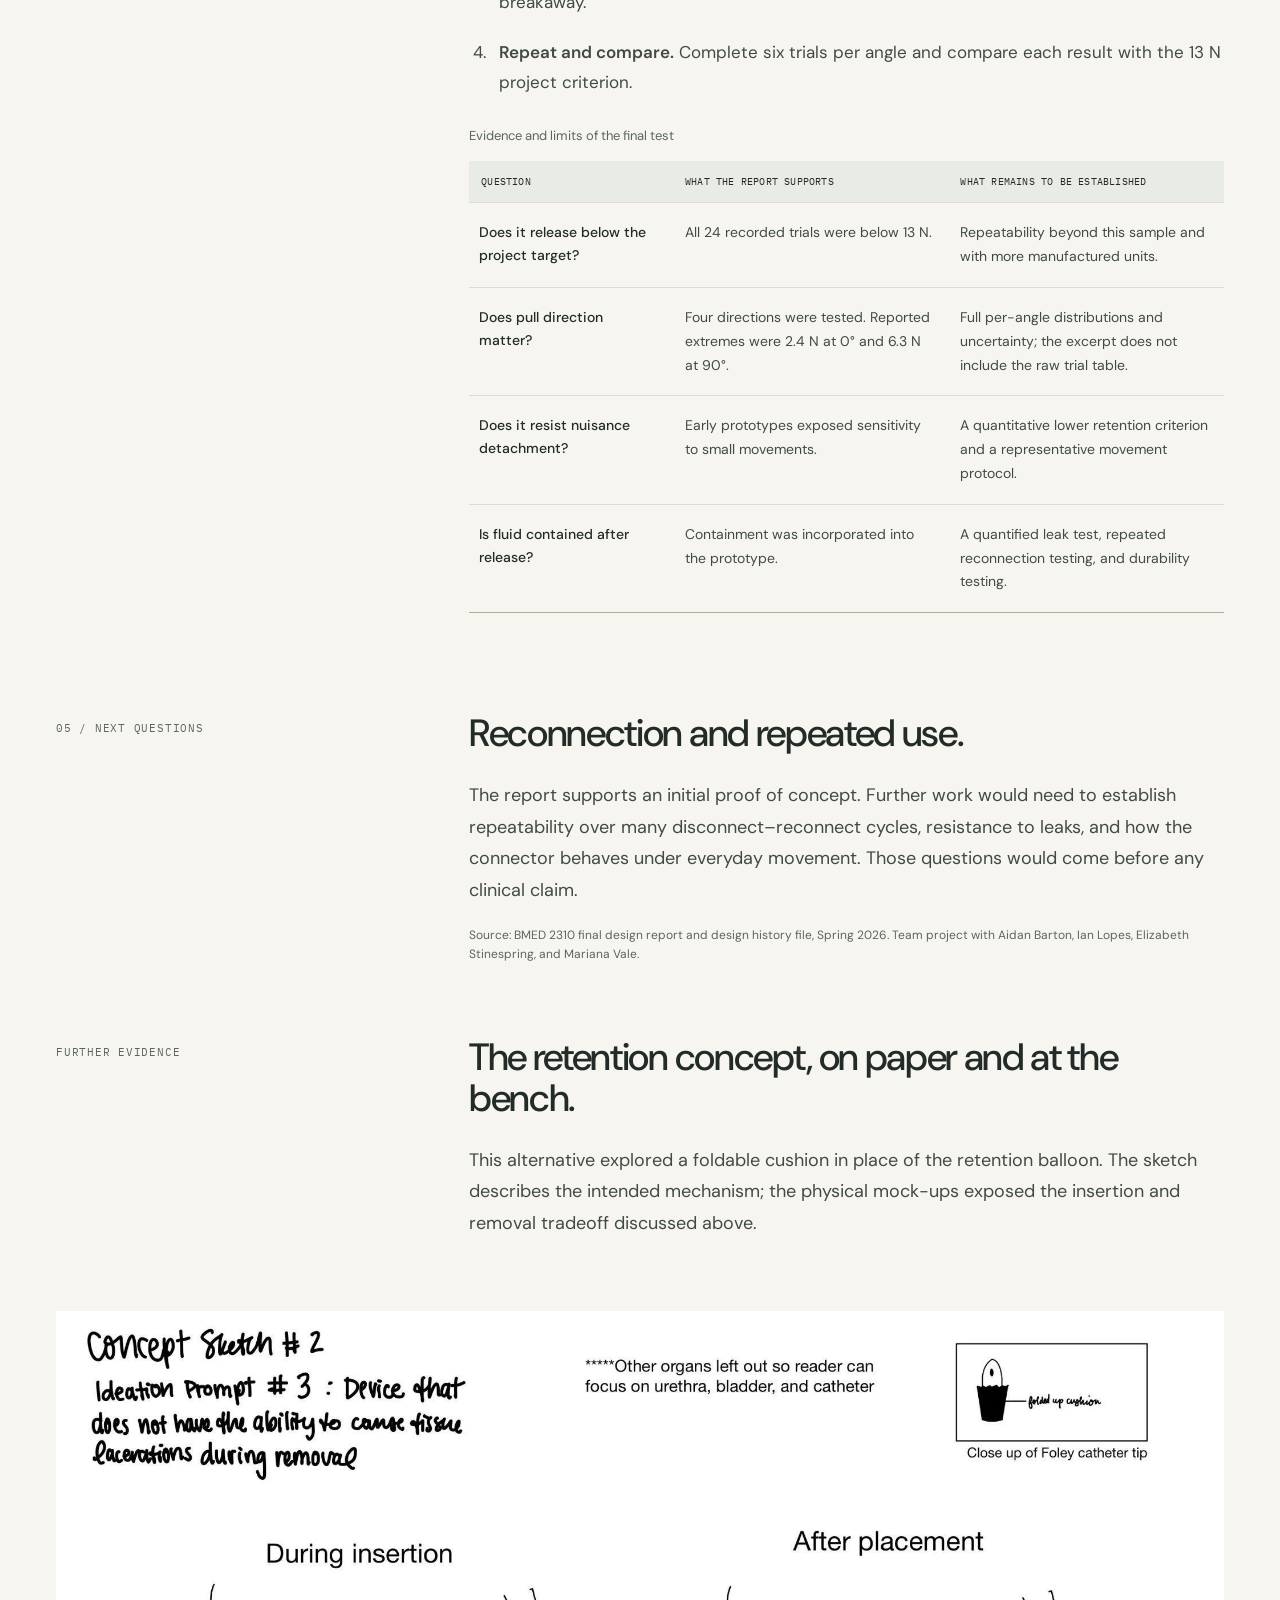
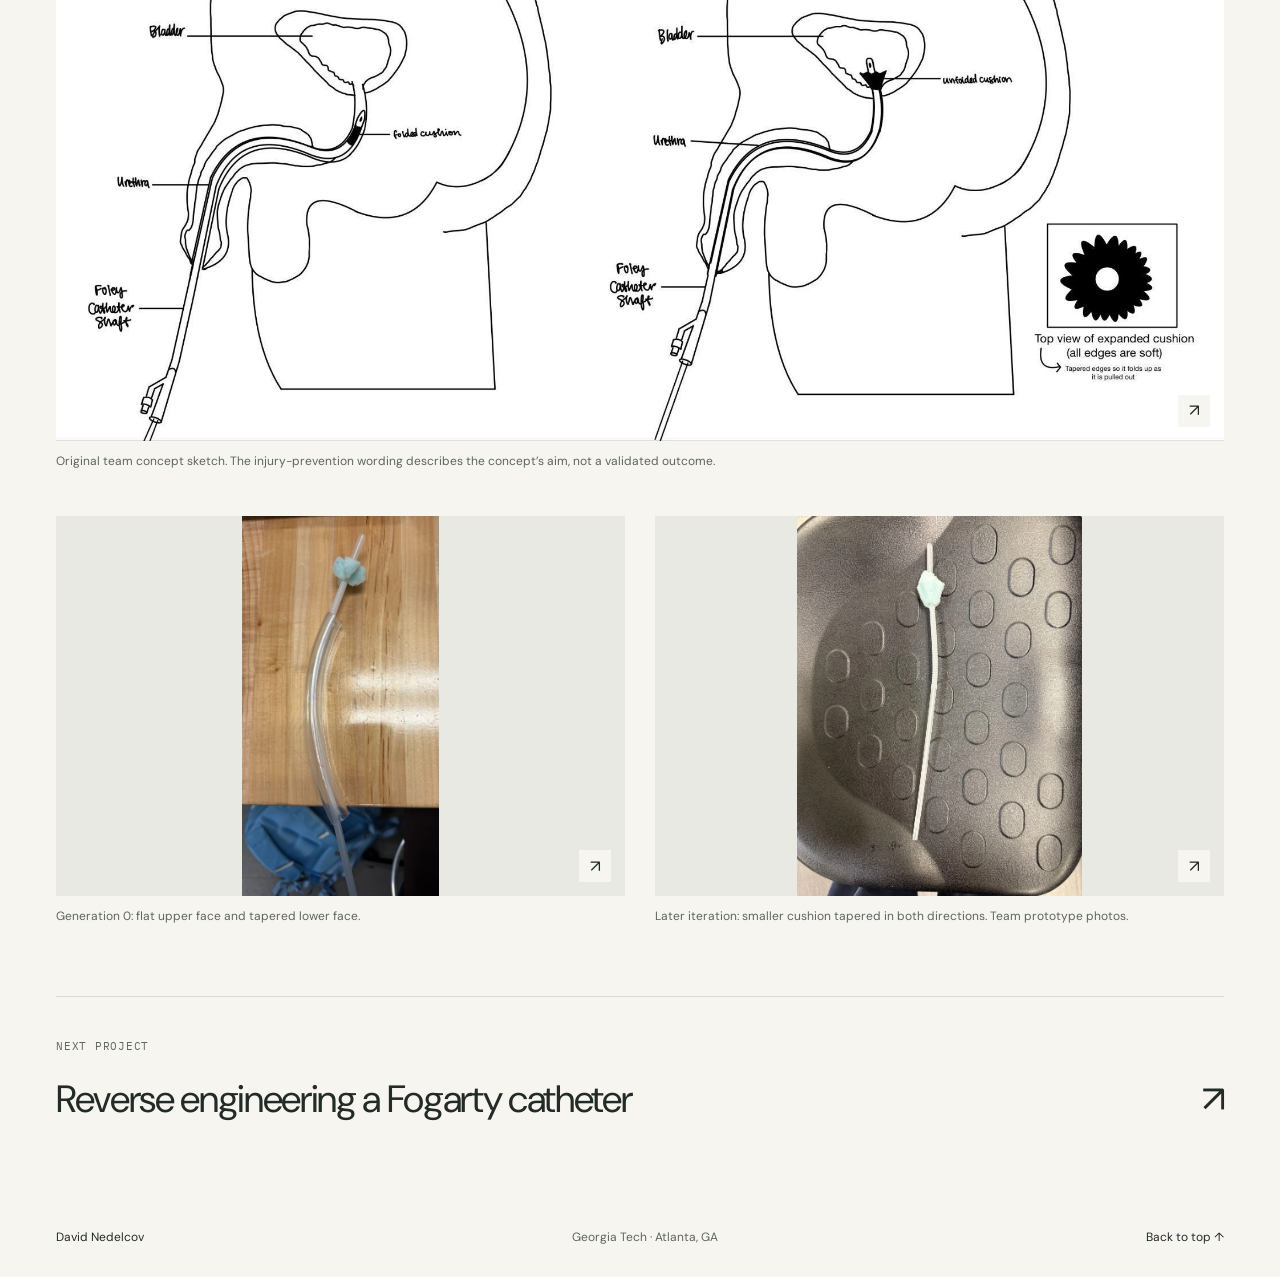
<file: projects/foley.html>
<!doctype html>
<html lang="en">
<head>
<meta charset="utf-8">
<meta name="viewport" content="width=device-width, initial-scale=1">
<title>A breakaway connection for a Foley catheter. — David Nedelcov</title>
<meta name="description" content="A semester of concept selection, CAD, prototyping, and bench testing to rethink how a catheter drainage tube responds to an accidental pull.">
<meta name="theme-color" content="#f6f5f0">
<link rel="canonical" href="https://davidnedelcov.github.io/projects/foley.html">
<meta property="og:title" content="A breakaway connection for a Foley catheter. — David Nedelcov">
<meta property="og:description" content="A semester of concept selection, CAD, prototyping, and bench testing to rethink how a catheter drainage tube responds to an accidental pull.">
<meta property="og:image" content="https://davidnedelcov.github.io/assets/foley-bench.webp">
<meta property="og:type" content="website">
<link rel="icon" href="../assets/favicon.svg" type="image/svg+xml">
<link rel="stylesheet" href="../style.css">
<script src="../site.js" defer>
</script>
</head>
<body id="top">
<a class="skip" href="#main">Skip to content</a>
<header class="header wrap">
<a class="wordmark" href="../index.html">David Nedelcov<span>Biomedical engineering</span>
</a>
<nav aria-label="Main navigation">
<a href="../index.html#work">Work</a>
<a href="../index.html#about">About</a>
<a href="../index.html#contact">Contact</a>
<a class="resume" href="../assets/David_Nedelcov_Resume.pdf" target="_blank" rel="noopener">Résumé <span aria-hidden="true">↗</span>
</a>
</nav>
</header>
<main id="main" class="wrap case" >
<a class="back" href="../index.html#work">← All projects</a>
<div class="eyebrow">01 / Medical device design</div>
<h1>A breakaway connection for a Foley catheter.</h1>
<p class="case-dek">A semester of concept selection, CAD, prototyping, and bench testing to rethink how a catheter drainage tube responds to an accidental pull.</p>
<dl class="project-meta">
<div>
<dt>My contribution</dt>
<dd>CAD, prototyping, testing, calculations & documentation</dd>
</div>
<div>
<dt>Context</dt>
<dd>BMED 2310 · Spring 2026<br>Five-person team</dd>
</div>
<div>
<dt>Tools & methods</dt>
<dd>Fusion · Rapid prototyping · Force-gauge testing · Design history file</dd>
</div>
</dl>
<figure class="case-cover render">
<a class="zoom" href="../assets/foley-detail.webp" data-zoom aria-label="Enlarge: Close view of the catheter magnetic connector CAD">
<img src="../assets/foley-detail.webp" alt="Close view of the catheter magnetic connector CAD" loading="lazy" decoding="async" width="1800" height="677">
<span class="enlarge" aria-hidden="true">↗</span>
</a>
<figcaption>The team’s final connector concept, shown in CAD.</figcaption>
</figure>
<nav class="case-contents" aria-label="Case study sections">
<span>In this project</span>
<a href="#section-1">What happens when the drainage tube gets caught?</a>
<a href="#section-2">Why we changed direction.</a>
<a href="#concepts">Two places to intervene.</a>
<a href="#section-4">A connector that releases—without releasing too easily.</a>
<a href="#iterations">What changed between builds.</a>
<a href="#mechanism">Three jobs for the connector assembly.</a>
<a href="#section-7">Testing the pull from four directions.</a>
<a href="#test-method">What the bench experiment measured.</a>
<a href="#section-9">Reconnection and repeated use.</a>
<a href="#retention-evidence">The retention concept, on paper and at the bench.</a>
</nav>
<div class="story">
<section class="story-section" id="section-1">
<div class="section-label">01 / The problem</div>
<div class="story-copy">
<h2>What happens when the drainage tube gets caught?</h2>
<p>Our team worked on accidental pulling of a Foley catheter. We explored ways to let the external drainage system disconnect before a tug could pull on the catheter itself.</p>
<p>I contributed to ideation, CAD, fabrication, testing, calculations, documentation, and the presentation in a five-person team. The prototypes and test results on this page are shared team work.</p>
</div>
</section>
<section class="story-section" id="section-2">
<div class="section-label">02 / Changing direction</div>
<div class="story-copy">
<h2>Why we changed direction.</h2>
<blockquote class="pullquote">
<p>“In theory it worked perfectly (even with our calculations and analysis) but in practice it was impossible to improve using the tools that were available to us.”</p>
<cite>My experience with the catheter tip concept</cite>
</blockquote>
<p>Our original direction was to modify the catheter tip to prevent lacerations. The calculations and analysis supported the idea, but we could not make it work in practice with the tools available. We pivoted to improving the drainage connection.</p>
<p>In verification testing, the protective sleeve could not be fully inserted into the model urethra. The additional diameter was a constraint the concept did not satisfy.</p>
<p>The final design kept the magnetic breakaway mechanism on the drainage tubing and omitted the tip sleeve. </p>
</div>
</section>
<section class="story-section" id="concepts">
<div class="section-label">Design reasoning</div>
<div class="story-copy">
<h2>Two places to intervene.</h2>
<p>The design space included changes inside the body and changes to the external drainage line. That distinction affected what we could prototype and test with the tools available.</p>
<div class="table-scroll engineering-table" tabindex="0" role="region" aria-label="Concept comparison from the team design reports">
<table>
<caption>Concept comparison from the team design reports</caption>
<thead>
<tr>
<th scope="col">Direction</th>
<th scope="col">Intended mechanism</th>
<th scope="col">Constraint revealed in the work</th>
</tr>
</thead>
<tbody>
<tr>
<th scope="row">Catheter tip / protective sleeve</th>
<td>Reduce contact during insertion.</td>
<td>The sleeve could not be fully inserted into the model urethra; added diameter was a practical constraint.</td>
</tr>
<tr>
<th scope="row">Foldable retention cushion</th>
<td>Fold under a pull while retaining the catheter during normal use.</td>
<td>The early cushion came out at 8.3 N but was difficult to insert. Intermediate versions required too much force; a smaller, double-tapered version reached 12.3 N.</td>
</tr>
<tr>
<th scope="row">External magnetic connector</th>
<td>Interrupt the force path along the drainage tubing.</td>
<td>The connector needed to resist ordinary movement, detach under the project target, and accommodate containment and reconnection.</td>
</tr>
</tbody>
</table>
</div>
<p>The retention cushion ranked first in the early Pugh evaluation, but that ranking was a screening result. Prototyping exposed constraints the matrix alone could not resolve. The final design retained the external breakaway connection.</p>
</div>
</section>
<figure class="source-sketch">
<a class="zoom" href="../assets/foley-sketch-11-0.webp" data-zoom aria-label="Enlarge: Original team sketch of a catheter drainage concept">
<img src="../assets/foley-sketch-11-0.webp" alt="Original team sketch of a catheter drainage concept" loading="lazy" width="1378" height="1177">
<span class="enlarge" aria-hidden="true">↗</span>
</a>
<figcaption>Original team concept sketch from the design history file. Some features shown here were exploratory and are not part of the final prototype.</figcaption>
</figure>
<section class="story-section" id="section-4">
<div class="section-label">03 / Iteration</div>
<div class="story-copy">
<h2>A connector that releases—without releasing too easily.</h2>
<p>We started with 25 concepts and used Benefit–Effort and Pugh matrices to narrow the options. The magnetic breakaway concept moved into hands-on testing.</p>

</div>
</section>
<section class="story-section" id="iterations">
<div class="section-label">Prototype record</div>
<div class="story-copy">
<h2>What changed between builds.</h2>
<div class="table-scroll engineering-table" tabindex="0" role="region" aria-label="Prototype observations from the design reports">
<table>
<caption>Prototype observations from the design reports</caption>
<thead>
<tr>
<th scope="col">Build</th>
<th scope="col">Observed result</th>
<th scope="col">What the next build addressed</th>
</tr>
</thead>
<tbody>
<tr>
<th scope="row">Generation 0</th>
<td>3.2 N detachment. Light movement could separate the magnets; the bag jammed during reconnection.</td>
<td>Increase retention and change how fluid was contained.</td>
</tr>
<tr>
<th scope="row">Generation 1</th>
<td>6.9 N detachment, still below the project’s 13 N target.</td>
<td>Develop a more defined connector geometry and a workable containment arrangement.</td>
</tr>
<tr>
<th scope="row">Final build</th>
<td>Printed interlocking housings, neodymium magnets, containment bag, and retaining rings.</td>
<td>Verify detachment at several pull angles; keep the tip sleeve out of the final design.</td>
</tr>
</tbody>
</table>
</div>
<p class="scope-note">The early force values describe different prototype configurations. Final verification used a separate build and 24 trials.</p>
</div>
</section>
<div class="image-pair">
<figure class="">
<a class="zoom" href="../assets/foley-early.webp" data-zoom aria-label="Enlarge: Early magnetic connector made with silicone tubing, copper tape and a containment bag">
<img src="../assets/foley-early.webp" alt="Early magnetic connector made with silicone tubing, copper tape and a containment bag" loading="lazy" decoding="async" width="1170" height="1525">
<span class="enlarge" aria-hidden="true">↗</span>
</a>
<figcaption>Early concept: silicone tubing, magnets, copper tape, and a containment bag.</figcaption>
</figure>
<figure class="">
<a class="zoom" href="../assets/foley-test.webp" data-zoom aria-label="Enlarge: Force gauge used to test an early catheter prototype">
<img src="../assets/foley-test.webp" alt="Force gauge used to test an early catheter prototype" loading="lazy" decoding="async" width="1170" height="1483">
<span class="enlarge" aria-hidden="true">↗</span>
</a>
<figcaption>Bench testing during development. Photos from the team design report.</figcaption>
</figure>
</div>
<figure class="wide-render">
<a class="zoom" href="../assets/foley-exploded.webp" data-zoom aria-label="Enlarge: Exploded CAD view of the magnetic breakaway catheter assembly">
<img src="../assets/foley-exploded.webp" alt="Exploded CAD view of the magnetic breakaway catheter assembly" loading="lazy" decoding="async" width="1800" height="677">
<span class="enlarge" aria-hidden="true">↗</span>
</a>
<figcaption>Exploded team CAD: connector housings, magnets, containment components, and tubing.</figcaption>
</figure>
<section class="story-section" id="mechanism">
<div class="section-label">Mechanism</div>
<div class="story-copy">
<h2>Three jobs for the connector assembly.</h2>
<div class="mechanism-parts">
<div>
<span>01</span>
<h3>Release</h3>
<p>Magnets form a separable connection in the drainage line. Their retention must be enough for handling but low enough to meet the breakaway target.</p>
</div>
<div>
<span>02</span>
<h3>Guide</h3>
<p>The male–female housing geometry aligns the connector halves. The report describes an overhang intended to resist immediate separation during small changes in angle.</p>
</div>
<div>
<span>03</span>
<h3>Contain</h3>
<p>A polyethylene bag surrounds the junction. Rings hold and adjust the bag so it can accommodate separation and reconnection.</p>
</div>
</div>
<p class="scope-note">PLA was used for the printed prototype. It was not established as a production material for a clinical device.</p>
</div>
</section>
<section class="story-section" id="section-7">
<div class="section-label">04 / Verification</div>
<div class="story-copy">
<h2>Testing the pull from four directions.</h2>
<p>The team tested the final connector at 0°, 30°, 60°, and 90°, with six trials per angle. All 24 measurements were below the project’s 13 N detachment target. The report records a minimum of 2.4 N at 0° and a maximum of 6.3 N at 90°.</p>
<div class="result-strip">
<div>
<strong>24</strong>
<span>bench trials</span>
</div>
<div>
<strong>4</strong>
<span>pull angles</span>
</div>
<div>
<strong>2.4–6.3 N</strong>
<span>recorded force range</span>
</div>
</div>
<p class="scope-note">These are classroom bench results from a model setup. The 13 N value is the project’s design criterion; the tests do not establish clinical safety or injury prevention.</p>
</div>
</section>
<figure class="">
<a class="zoom" href="../assets/foley-bench.webp" data-zoom aria-label="Enlarge: Final catheter prototype, collection bag, tubing and force gauge on a workbench">
<img src="../assets/foley-bench.webp" alt="Final catheter prototype, collection bag, tubing and force gauge on a workbench" loading="lazy" decoding="async" width="1800" height="1350">
<span class="enlarge" aria-hidden="true">↗</span>
</a>
<figcaption>Final prototype and force gauge. This is the physical team build used for verification.</figcaption>
</figure>
<section class="story-section" id="test-method">
<div class="section-label">Test method</div>
<div class="story-copy">
<h2>What the bench experiment measured.</h2>
<ol class="test-steps">
<li>
<strong>Assemble the system.</strong> Connect the catheter, tubing, magnetic breakaway, containment bag, and collection bag. The team used a model urethra for the verification setup.</li>
<li>
<strong>Set the pull direction.</strong> Test 0°, 30°, 60°, and 90° using an angle measure.</li>
<li>
<strong>Pull to separation.</strong> Use the force gauge to record the force required to activate the breakaway.</li>
<li>
<strong>Repeat and compare.</strong> Complete six trials per angle and compare each result with the 13 N project criterion.</li>
</ol>
<div class="table-scroll engineering-table" tabindex="0" role="region" aria-label="Evidence and limits of the final test">
<table>
<caption>Evidence and limits of the final test</caption>
<thead>
<tr>
<th scope="col">Question</th>
<th scope="col">What the report supports</th>
<th scope="col">What remains to be established</th>
</tr>
</thead>
<tbody>
<tr>
<th scope="row">Does it release below the project target?</th>
<td>All 24 recorded trials were below 13 N.</td>
<td>Repeatability beyond this sample and with more manufactured units.</td>
</tr>
<tr>
<th scope="row">Does pull direction matter?</th>
<td>Four directions were tested. Reported extremes were 2.4 N at 0° and 6.3 N at 90°.</td>
<td>Full per-angle distributions and uncertainty; the excerpt does not include the raw trial table.</td>
</tr>
<tr>
<th scope="row">Does it resist nuisance detachment?</th>
<td>Early prototypes exposed sensitivity to small movements.</td>
<td>A quantitative lower retention criterion and a representative movement protocol.</td>
</tr>
<tr>
<th scope="row">Is fluid contained after release?</th>
<td>Containment was incorporated into the prototype.</td>
<td>A quantified leak test, repeated reconnection testing, and durability testing.</td>
</tr>
</tbody>
</table>
</div>
</div>
</section>
<section class="story-section" id="section-9">
<div class="section-label">05 / Next questions</div>
<div class="story-copy">
<h2>Reconnection and repeated use.</h2>
<p>The report supports an initial proof of concept. Further work would need to establish repeatability over many disconnect–reconnect cycles, resistance to leaks, and how the connector behaves under everyday movement. Those questions would come before any clinical claim.</p>
<p class="source-note">Source: BMED 2310 final design report and design history file, Spring 2026. Team project with Aidan Barton, Ian Lopes, Elizabeth Stinespring, and Mariana Vale.</p>
</div>
</section>
<section class="story-section" id="retention-evidence">
<div class="section-label">Further evidence</div>
<div class="story-copy">
<h2>The retention concept, on paper and at the bench.</h2>
<p>This alternative explored a foldable cushion in place of the retention balloon. The sketch describes the intended mechanism; the physical mock-ups exposed the insertion and removal tradeoff discussed above.</p>
</div>
</section>
<figure class="">
<a class="zoom" data-zoom href="../assets/foley-sketch-13-0.webp" aria-label="Enlarge: Original team concept drawing of a foldable catheter retention cushion">
<img src="../assets/foley-sketch-13-0.webp" width="2048" height="1280" alt="Original team concept drawing of a foldable catheter retention cushion" loading="lazy">
<span class="enlarge" aria-hidden="true">↗</span>
</a>
<figcaption>Original team concept sketch. The injury-prevention wording describes the concept’s aim, not a validated outcome.</figcaption>
</figure>
<div class="image-pair">
<figure class="">
<a class="zoom" data-zoom href="../assets/foley-cushion-early.webp" aria-label="Enlarge: Early foam retention-cushion mock-up on a straw">
<img src="../assets/foley-cushion-early.webp" width="931" height="1800" alt="Early foam retention-cushion mock-up on a straw" loading="lazy">
<span class="enlarge" aria-hidden="true">↗</span>
</a>
<figcaption>Generation 0: flat upper face and tapered lower face.</figcaption>
</figure>
<figure class="">
<a class="zoom" data-zoom href="../assets/foley-cushion-later.webp" aria-label="Enlarge: Later smaller double-tapered foam retention-cushion mock-up">
<img src="../assets/foley-cushion-later.webp" width="1350" height="1800" alt="Later smaller double-tapered foam retention-cushion mock-up" loading="lazy">
<span class="enlarge" aria-hidden="true">↗</span>
</a>
<figcaption>Later iteration: smaller cushion tapered in both directions. Team prototype photos.</figcaption>
</figure>
</div>
</div>
<a class="next-project" href="fogarty.html">
<span class="eyebrow">Next project</span>
<span>Reverse engineering a Fogarty catheter <span aria-hidden="true">↗</span>
</span>
</a>
</main>
<footer class="wrap footer">
<a href="../index.html">David Nedelcov</a>
<span>Georgia Tech · Atlanta, GA</span>
<a href="#top">Back to top ↑</a>
</footer>
<dialog class="lightbox" aria-label="Expanded project image">
<button class="close" aria-label="Close expanded image">Close ×</button>
<img alt="">
<p>
</p>
</dialog>
</body>
</html>
</file>
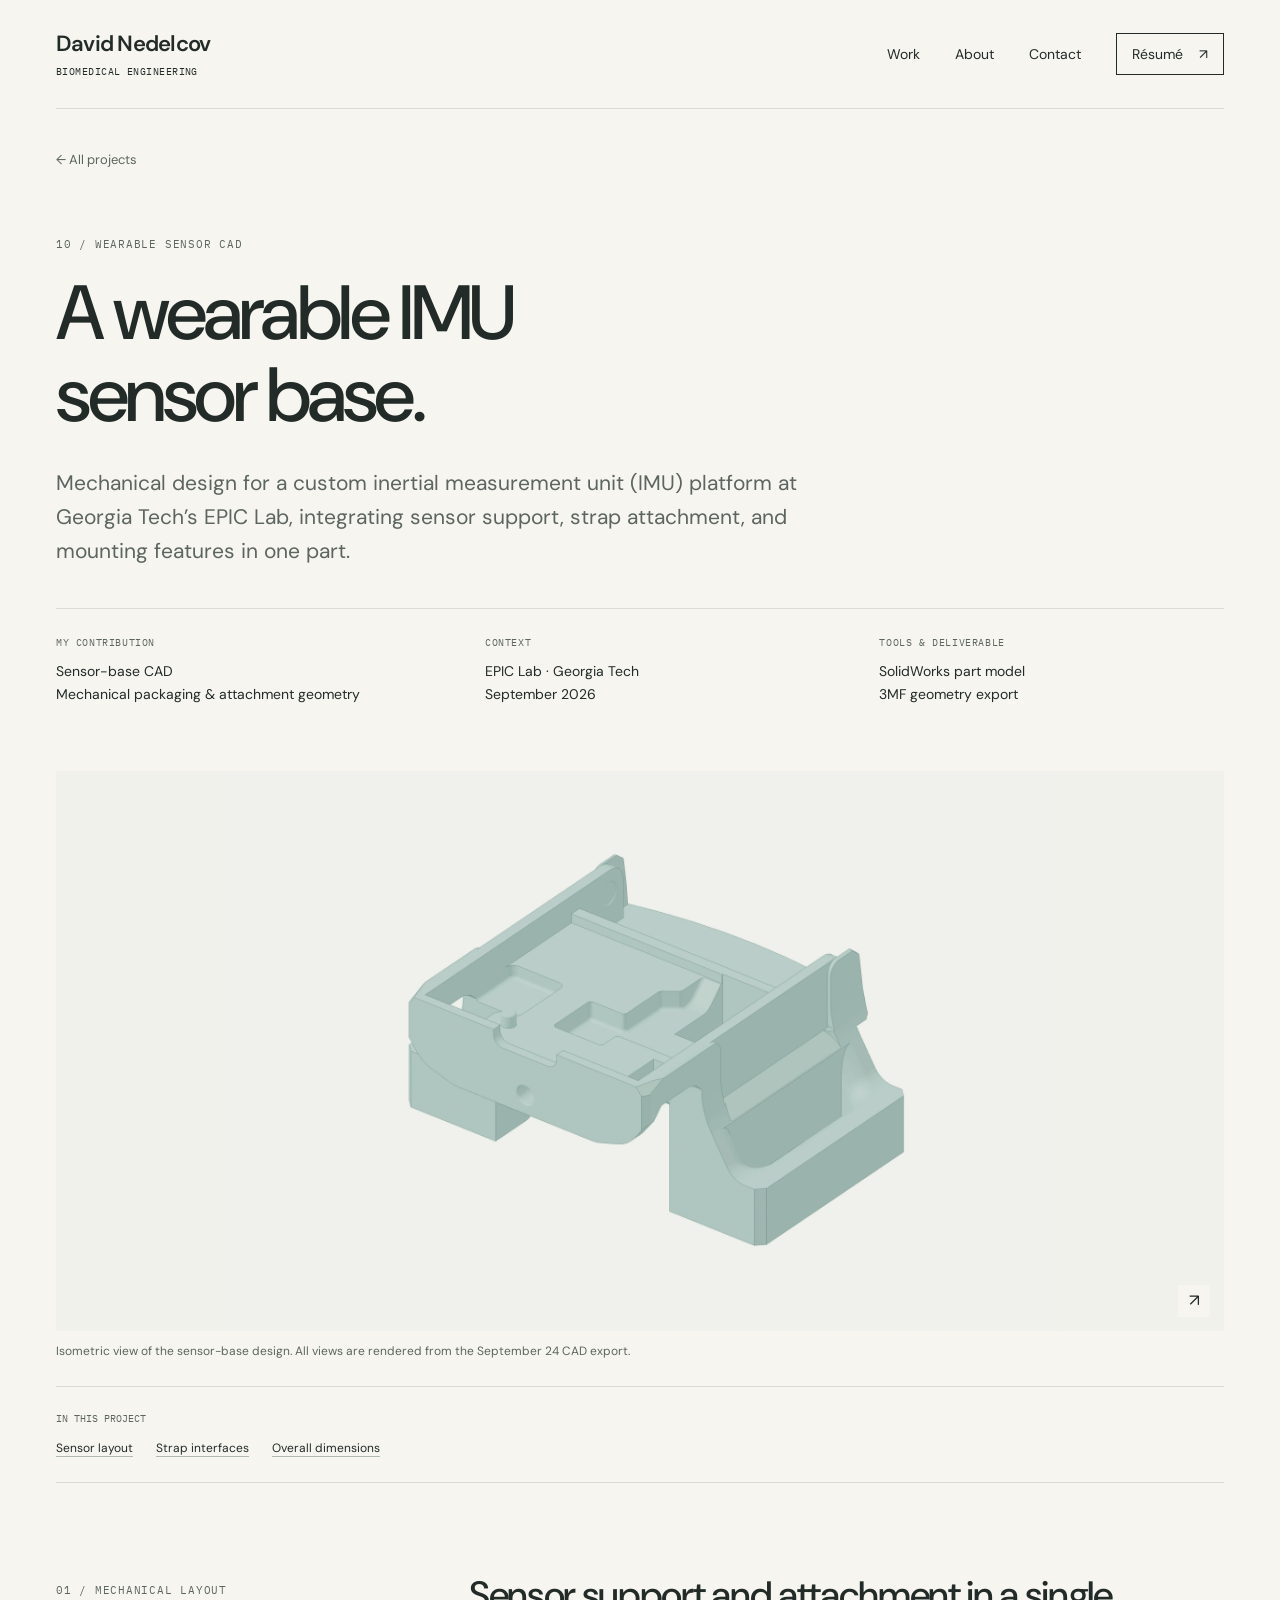
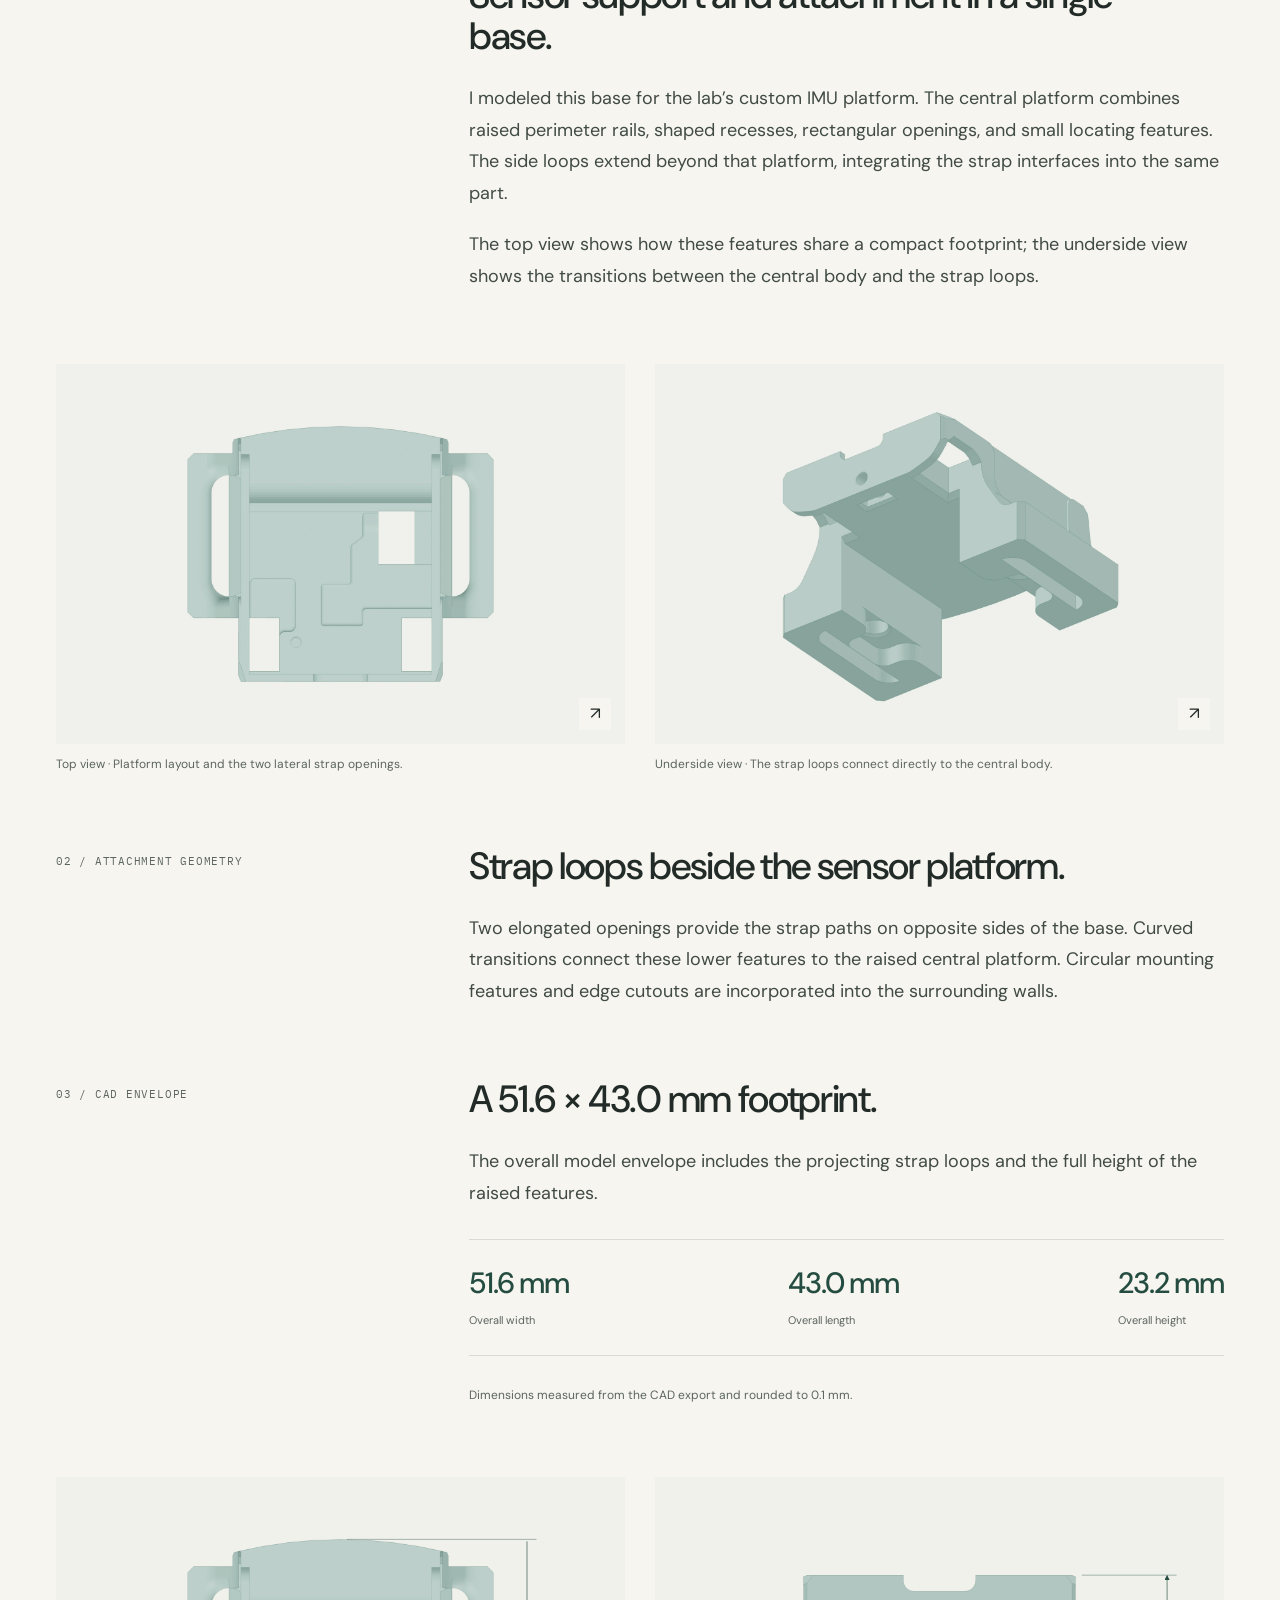
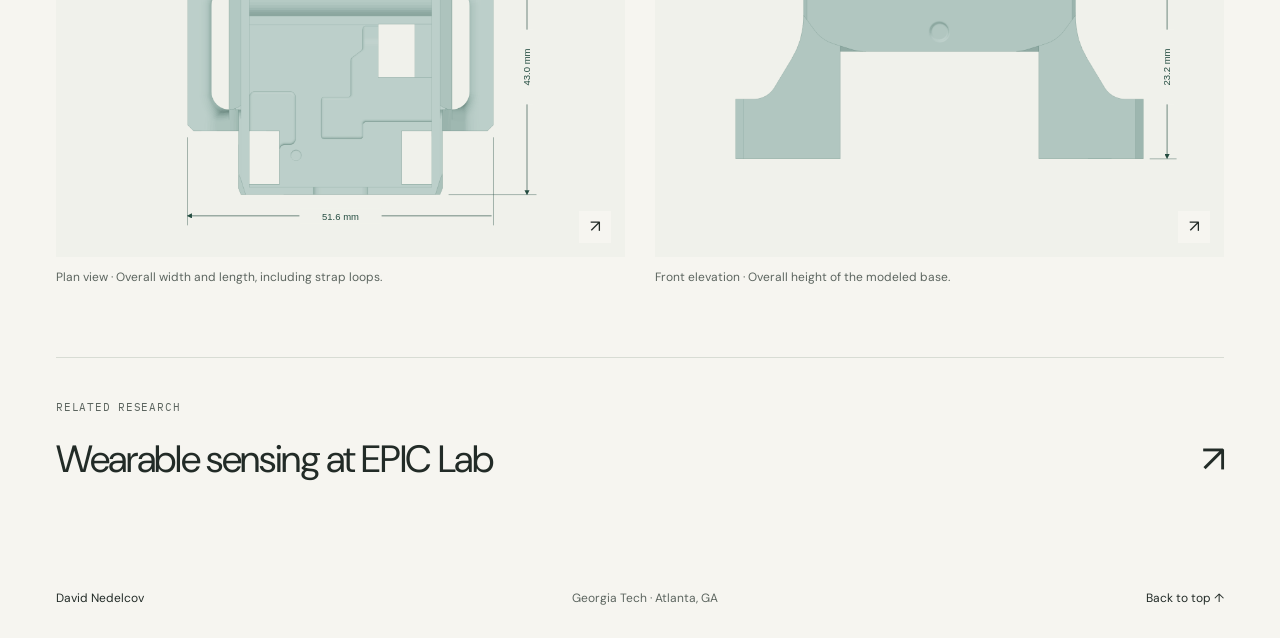
<file: projects/imu.html>
<!doctype html>
<html lang="en">
<head>
<meta charset="utf-8">
<meta name="viewport" content="width=device-width, initial-scale=1">
<title>A wearable IMU sensor base. — David Nedelcov</title>
<meta name="description" content="Sensor-base CAD for a wearable IMU platform at Georgia Tech’s EPIC Lab: integrated strap loops, support geometry, and mechanical interfaces.">
<meta name="theme-color" content="#f6f5f0">
<link rel="canonical" href="https://davidnedelcov.github.io/projects/imu.html">
<meta property="og:title" content="A wearable IMU sensor base. — David Nedelcov">
<meta property="og:description" content="Sensor-base CAD for a wearable IMU platform at Georgia Tech’s EPIC Lab: integrated strap loops, support geometry, and mechanical interfaces.">
<meta property="og:image" content="https://davidnedelcov.github.io/assets/imu-base-iso.webp">
<meta property="og:type" content="website">
<link rel="icon" href="../assets/favicon.svg" type="image/svg+xml">
<link rel="stylesheet" href="../style.css">
<script src="../site.js" defer>
</script>
</head>
<body id="top">
<a class="skip" href="#main">Skip to content</a>
<header class="header wrap">
<a class="wordmark" href="../index.html">David Nedelcov<span>Biomedical engineering</span>
</a>
<nav aria-label="Main navigation">
<a href="../index.html#work">Work</a>
<a href="../index.html#about">About</a>
<a href="../index.html#contact">Contact</a>
<a class="resume" href="../assets/David_Nedelcov_Resume.pdf" target="_blank" rel="noopener">Résumé <span aria-hidden="true">↗</span>
</a>
</nav>
</header>
<main id="main" class="wrap case imu-case">
<a class="back" href="../index.html#imu">← All projects</a>
<div class="eyebrow">10 / Wearable sensor CAD</div>
<h1>A wearable IMU<br>sensor base.</h1>
<p class="case-dek">Mechanical design for a custom inertial measurement unit (IMU) platform at Georgia Tech’s EPIC Lab, integrating sensor support, strap attachment, and mounting features in one part.</p>
<dl class="project-meta">
<div><dt>My contribution</dt><dd>Sensor-base CAD<br>Mechanical packaging &amp; attachment geometry</dd></div>
<div><dt>Context</dt><dd>EPIC Lab · Georgia Tech<br>September 2026</dd></div>
<div><dt>Tools &amp; deliverable</dt><dd>SolidWorks part model<br>3MF geometry export</dd></div>
</dl>
<figure class="case-cover imu-cover"><a class="zoom" href="../assets/imu-base-iso.webp" data-zoom aria-label="Enlarge: Isometric CAD view of the IMU base, showing the central platform, raised rails, and side strap loops"><img src="../assets/imu-base-iso.webp" alt="Isometric CAD view of the IMU base, showing the central platform, raised rails, and side strap loops" width="1800" height="1200" loading="lazy" decoding="async"><span class="enlarge" aria-hidden="true">↗</span></a><figcaption>Isometric view of the sensor-base design. All views are rendered from the September 24 CAD export.</figcaption></figure>
<nav class="case-contents" aria-label="Case study sections"><span>In this project</span><a href="#layout">Sensor layout</a><a href="#attachment">Strap interfaces</a><a href="#dimensions">Overall dimensions</a></nav>
<div class="story">
<section class="story-section" id="layout"><div class="section-label">01 / Mechanical layout</div><div class="story-copy"><h2>Sensor support and attachment in a single base.</h2><p>I modeled this base for the lab’s custom IMU platform. The central platform combines raised perimeter rails, shaped recesses, rectangular openings, and small locating features. The side loops extend beyond that platform, integrating the strap interfaces into the same part.</p><p>The top view shows how these features share a compact footprint; the underside view shows the transitions between the central body and the strap loops.</p></div></section>
<div class="image-pair imu-views">
<figure class=""><a class="zoom" href="../assets/imu-base-top.webp" data-zoom aria-label="Enlarge: Top view showing the sensor platform, raised side rails, shaped recesses, and two strap openings"><img src="../assets/imu-base-top.webp" alt="Top view showing the sensor platform, raised side rails, shaped recesses, and two strap openings" width="1800" height="1200" loading="lazy" decoding="async"><span class="enlarge" aria-hidden="true">↗</span></a><figcaption>Top view · Platform layout and the two lateral strap openings.</figcaption></figure><figure class=""><a class="zoom" href="../assets/imu-base-under.webp" data-zoom aria-label="Enlarge: Underside isometric view showing the underside of the central platform and integrated strap loops"><img src="../assets/imu-base-under.webp" alt="Underside isometric view showing the underside of the central platform and integrated strap loops" width="1800" height="1200" loading="lazy" decoding="async"><span class="enlarge" aria-hidden="true">↗</span></a><figcaption>Underside view · The strap loops connect directly to the central body.</figcaption></figure>
</div>
<section class="story-section" id="attachment"><div class="section-label">02 / Attachment geometry</div><div class="story-copy"><h2>Strap loops beside the sensor platform.</h2><p>Two elongated openings provide the strap paths on opposite sides of the base. Curved transitions connect these lower features to the raised central platform. Circular mounting features and edge cutouts are incorporated into the surrounding walls.</p></div></section>
<section class="story-section" id="dimensions"><div class="section-label">03 / CAD envelope</div><div class="story-copy"><h2>A 51.6 × 43.0 mm footprint.</h2><p>The overall model envelope includes the projecting strap loops and the full height of the raised features.</p><div class="result-strip"><div><strong>51.6 mm</strong><span>Overall width</span></div><div><strong>43.0 mm</strong><span>Overall length</span></div><div><strong>23.2 mm</strong><span>Overall height</span></div></div><p class="source-note">Dimensions measured from the CAD export and rounded to 0.1 mm.</p></div></section>
<div class="image-pair imu-drawings">
<figure class=""><a class="zoom" href="../assets/imu-base-top-dimensions.svg" data-zoom aria-label="Enlarge: Dimensioned top view of the sensor base: 51.6 millimeters wide and 43.0 millimeters long"><img src="../assets/imu-base-top-dimensions.svg" alt="Dimensioned top view of the sensor base: 51.6 millimeters wide and 43.0 millimeters long" width="1800" height="1200" loading="lazy" decoding="async"><span class="enlarge" aria-hidden="true">↗</span></a><figcaption>Plan view · Overall width and length, including strap loops.</figcaption></figure><figure class=""><a class="zoom" href="../assets/imu-base-side-dimensions.svg" data-zoom aria-label="Enlarge: Dimensioned front elevation of the sensor base: 23.2 millimeters overall height"><img src="../assets/imu-base-side-dimensions.svg" alt="Dimensioned front elevation of the sensor base: 23.2 millimeters overall height" width="1800" height="1200" loading="lazy" decoding="async"><span class="enlarge" aria-hidden="true">↗</span></a><figcaption>Front elevation · Overall height of the modeled base.</figcaption></figure>
</div>
</div>
<a class="next-project" href="epic.html"><span class="eyebrow">Related research</span><span>Wearable sensing at EPIC Lab <span aria-hidden="true">↗</span></span></a>
</main>
<footer class="wrap footer">
<a href="../index.html">David Nedelcov</a>
<span>Georgia Tech · Atlanta, GA</span>
<a href="#top">Back to top ↑</a>
</footer>
<dialog class="lightbox" aria-label="Expanded project image">
<button class="close" aria-label="Close expanded image">Close ×</button>
<img alt="">
<p>
</p>
</dialog>
</body>
</html>
</file>
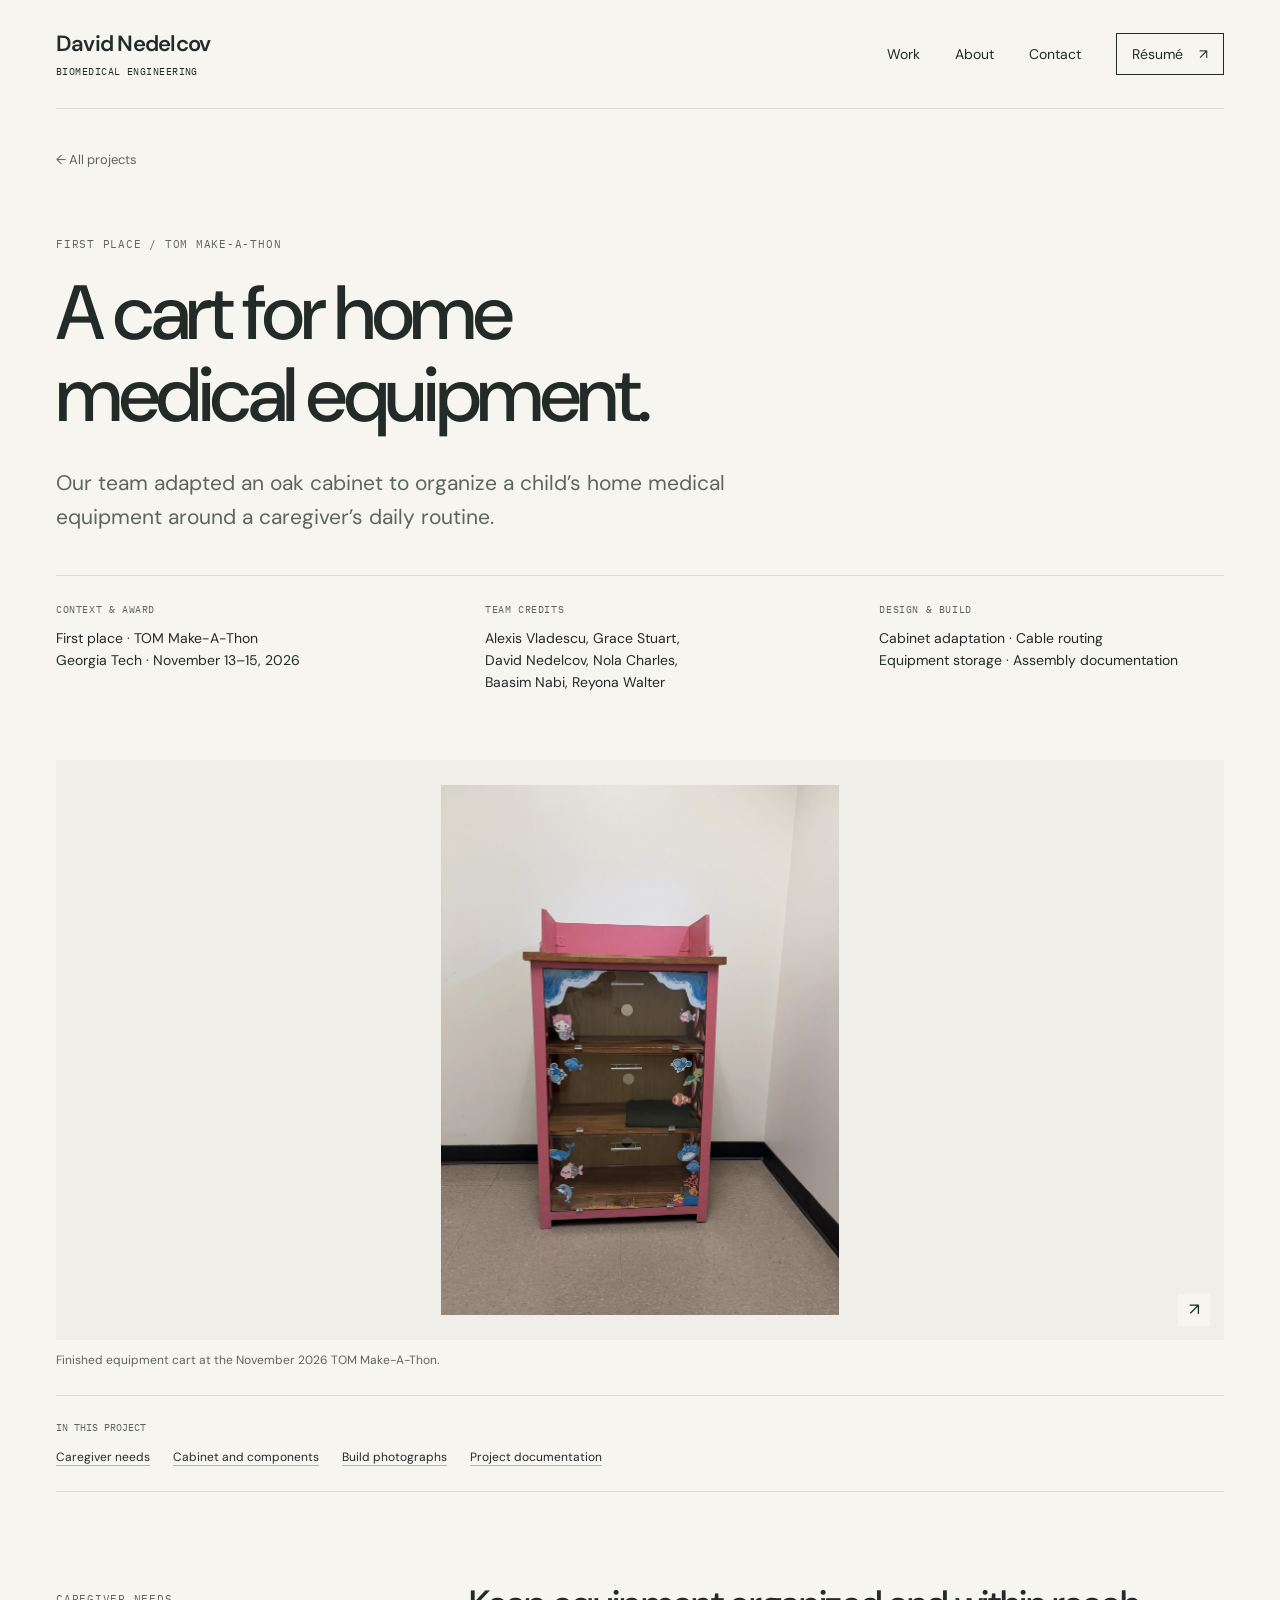
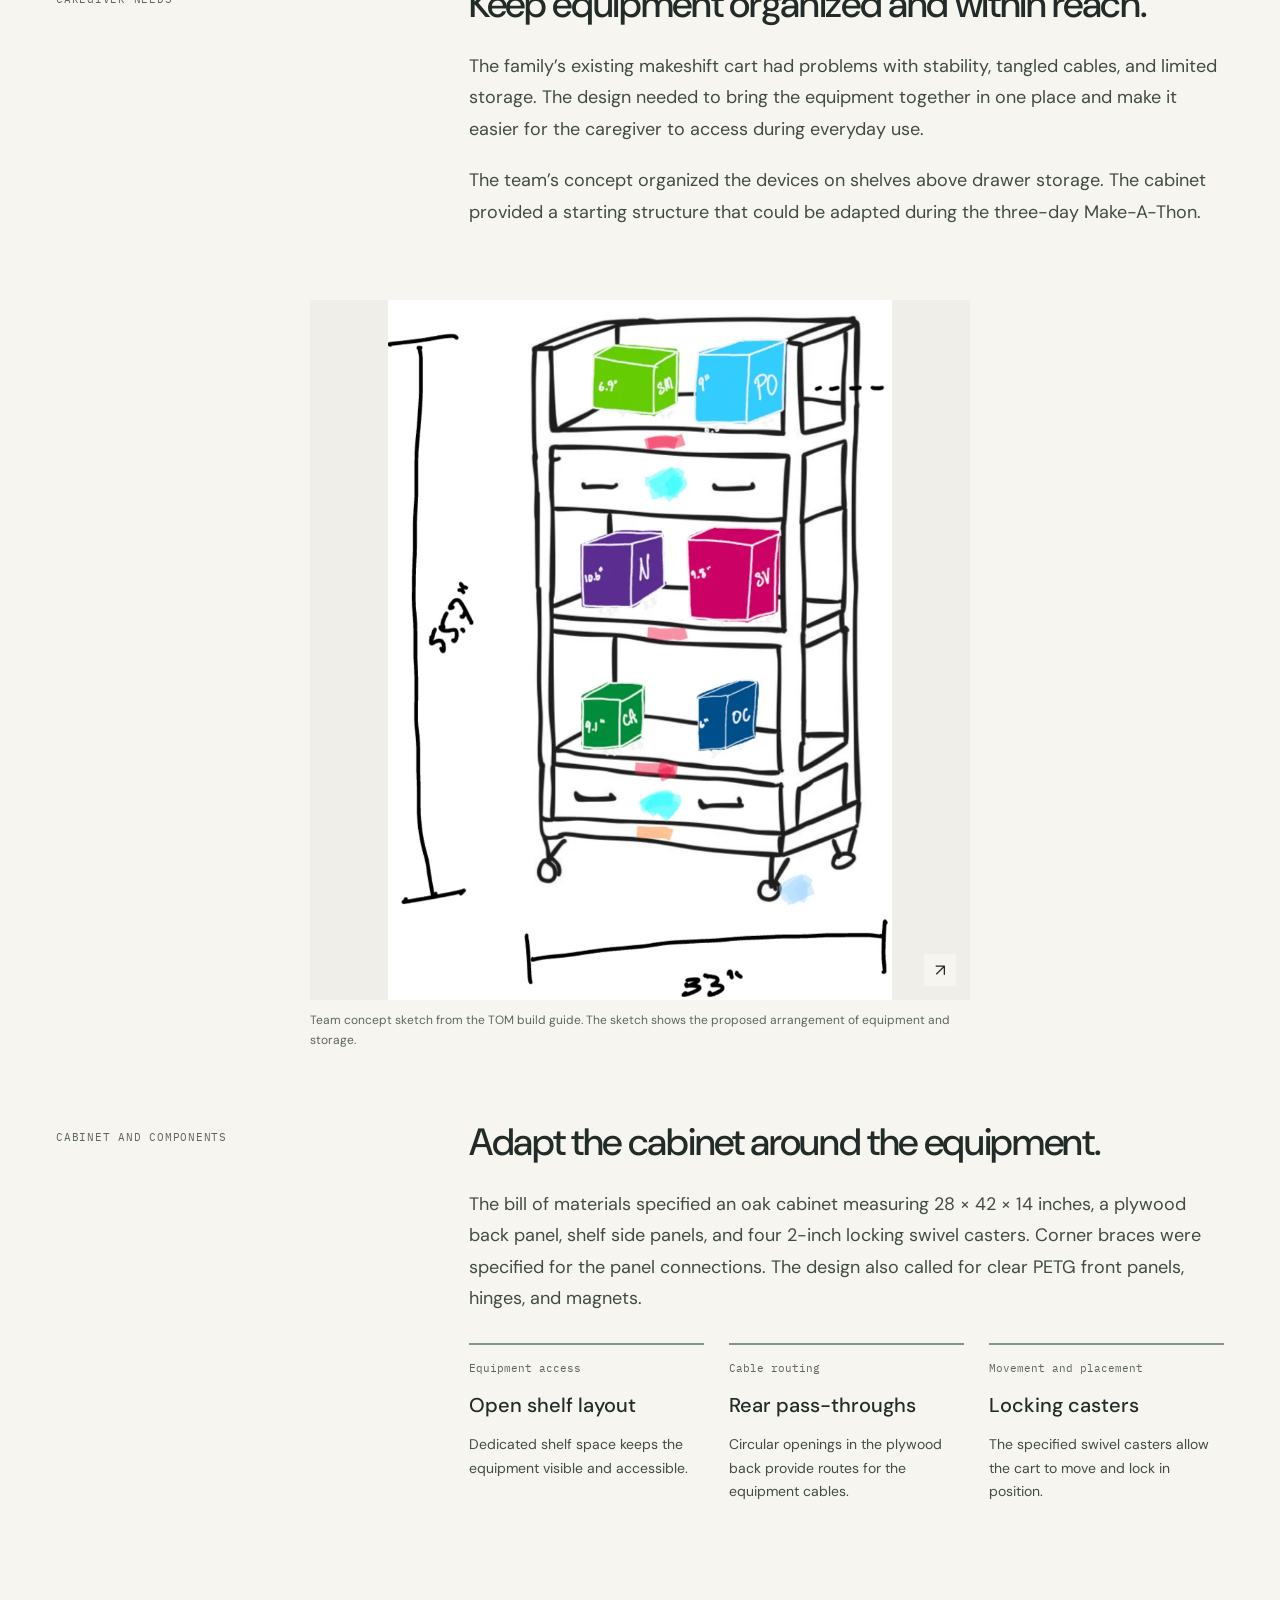
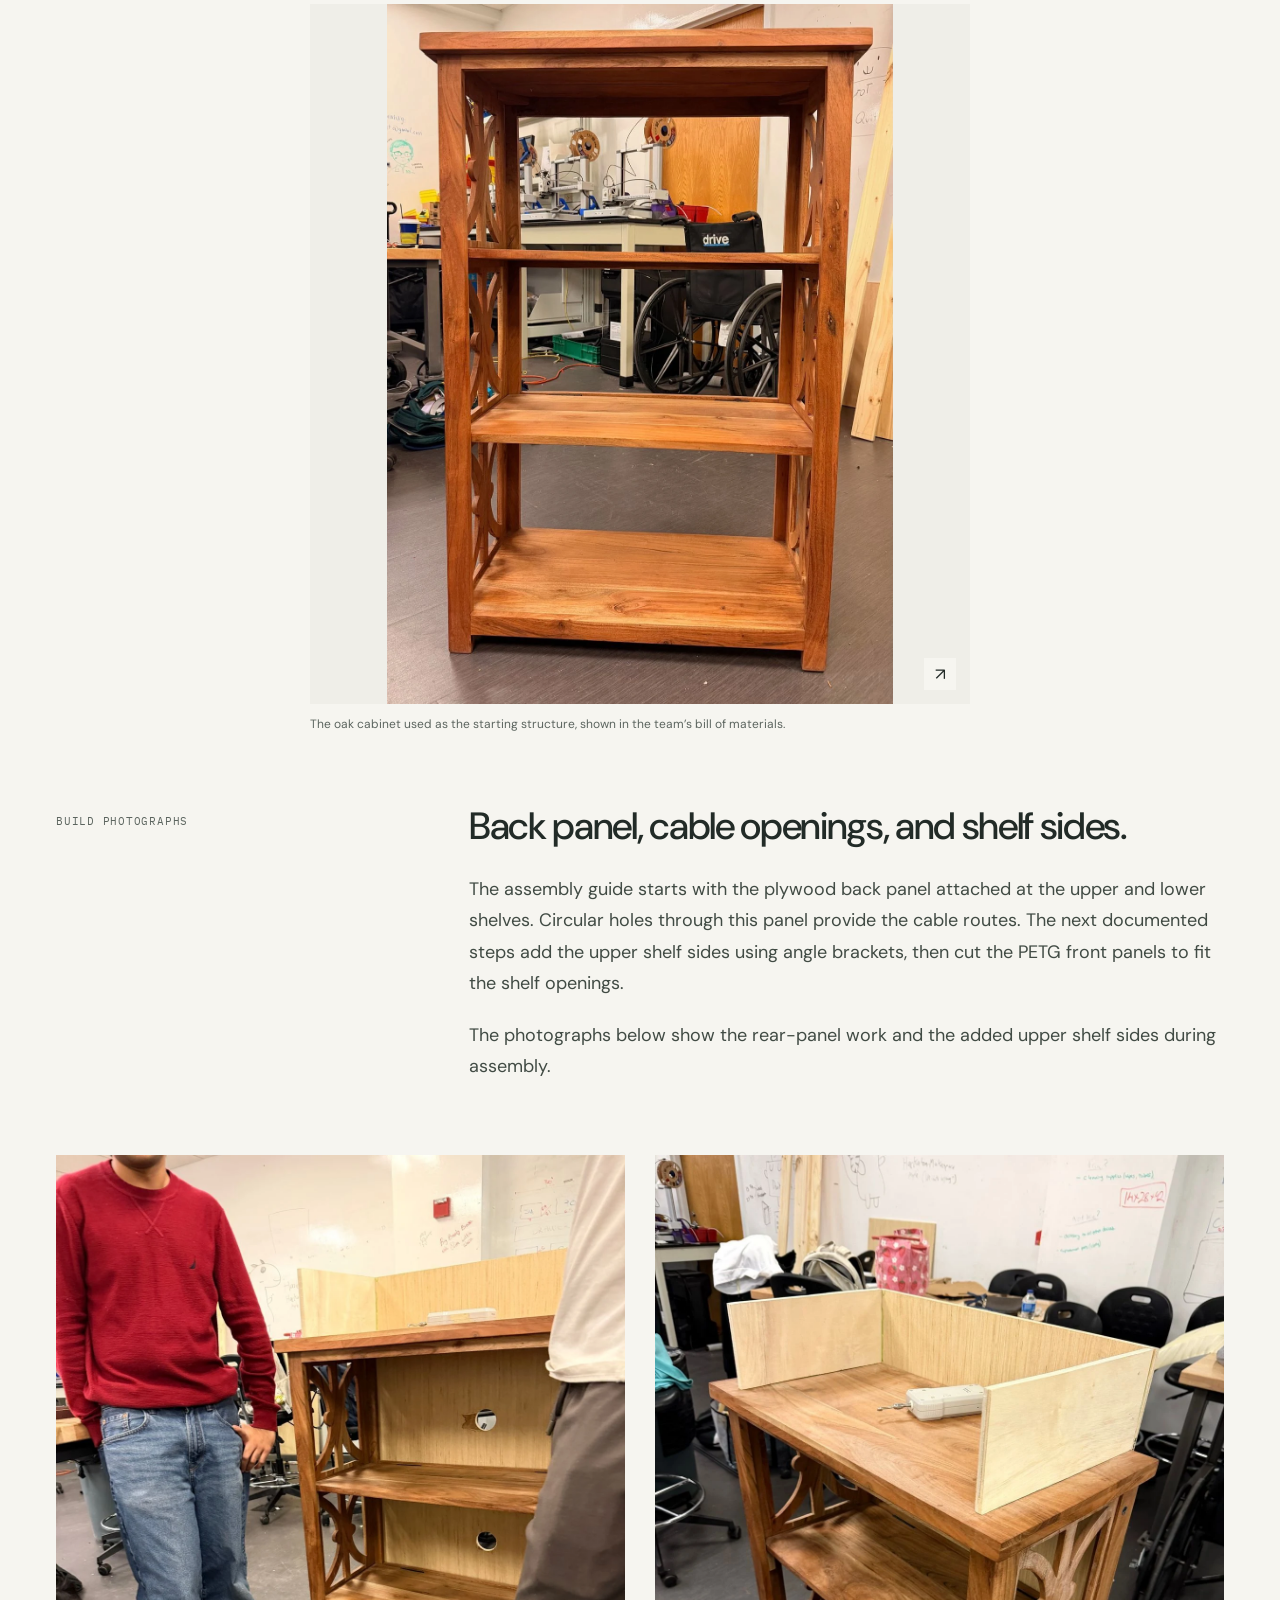
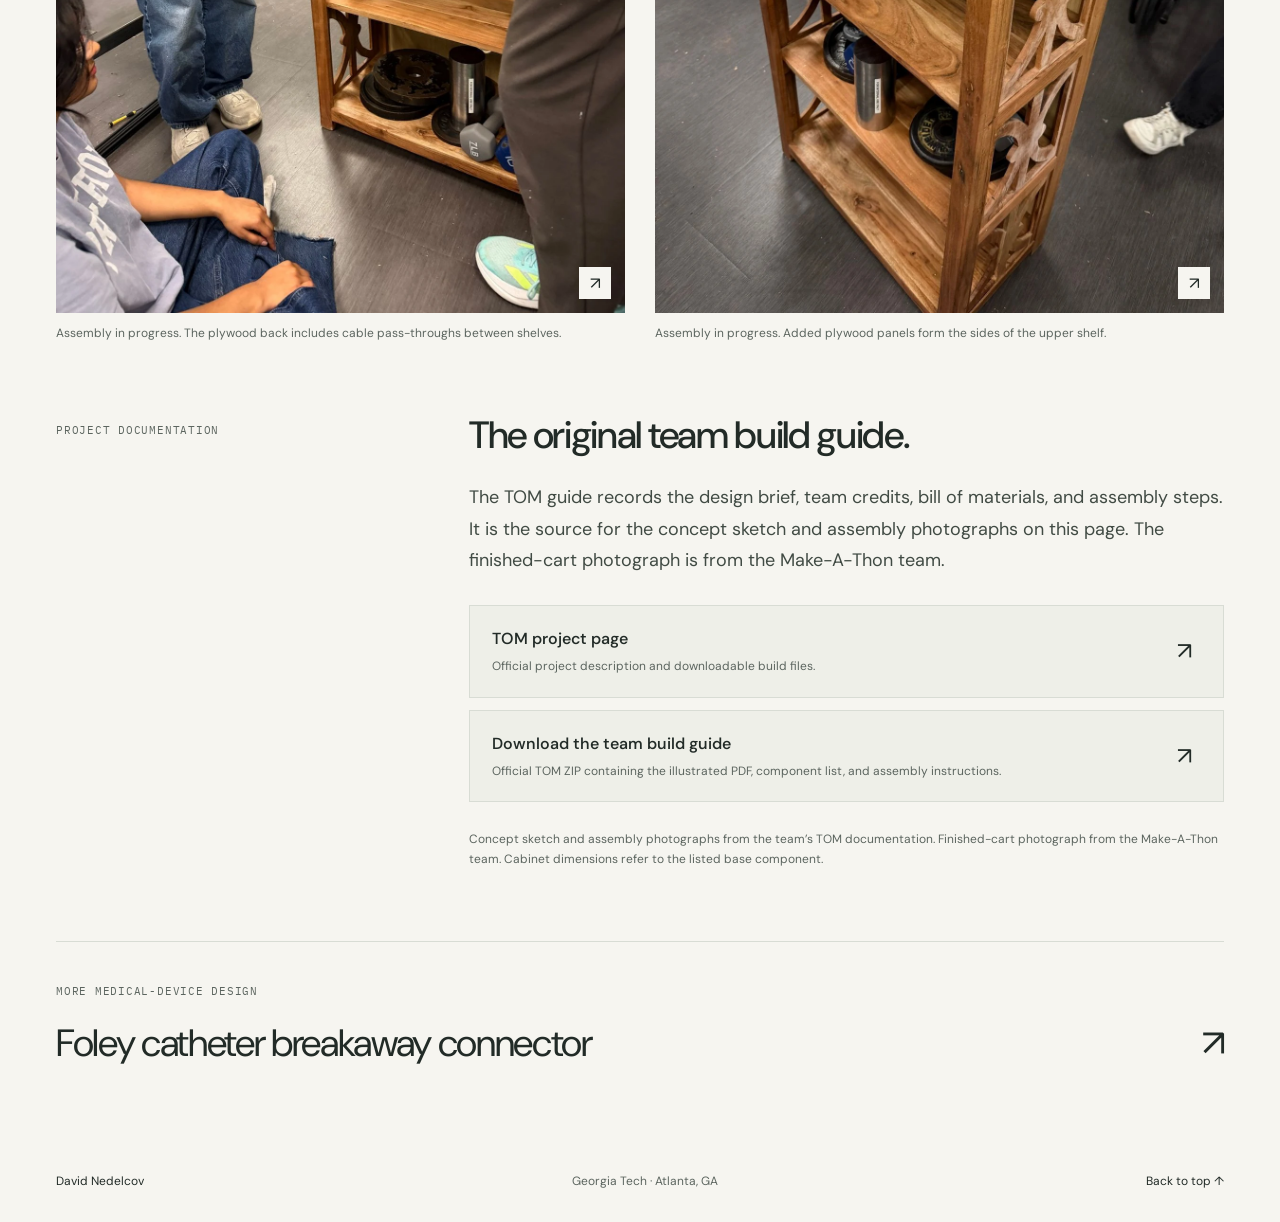
<file: projects/makeathon.html>
<!doctype html>
<html lang="en">
<head>
<meta charset="utf-8">
<meta name="viewport" content="width=device-width, initial-scale=1">
<title>A cart for home medical equipment. — David Nedelcov</title>
<meta name="description" content="First-place team project at Georgia Tech’s November 2026 TOM Make-A-Thon: a home medical-equipment cart, from concept sketch to the finished cart.">
<meta name="theme-color" content="#f6f5f0">
<link rel="canonical" href="https://davidnedelcov.github.io/projects/makeathon.html">
<meta property="og:title" content="A cart for home medical equipment. — David Nedelcov">
<meta property="og:description" content="A first-place assistive-technology team project, with the finished cart, original concept, build photographs, and TOM documentation.">
<meta property="og:image" content="https://davidnedelcov.github.io/assets/makeathon-finished-front.webp">
<meta property="og:type" content="website">
<link rel="icon" href="../assets/favicon.svg" type="image/svg+xml">
<link rel="stylesheet" href="../style.css?v=20261117">
<script src="../site.js" defer></script>
</head>
<body id="top">
<a class="skip" href="#main">Skip to content</a>
<header class="header wrap">
<a class="wordmark" href="../index.html">David Nedelcov<span>Biomedical engineering</span></a>
<nav aria-label="Main navigation">
<a href="../index.html#work">Work</a>
<a href="../index.html#about">About</a>
<a href="../index.html#contact">Contact</a>
<a class="resume" href="../assets/David_Nedelcov_Resume.pdf" target="_blank" rel="noopener">Résumé <span aria-hidden="true">↗</span></a>
</nav>
</header>
<main id="main" class="wrap case makeathon-case">
<a class="back" href="../index.html#makeathon">← All projects</a>
<div class="eyebrow">First place / TOM Make-A-Thon</div>
<h1>A cart for home<br>medical equipment.</h1>
<p class="case-dek">Our team adapted an oak cabinet to organize a child’s home medical equipment around a caregiver’s daily routine.</p>
<dl class="project-meta">
<div><dt>Context &amp; award</dt><dd>First place · TOM Make-A-Thon<br>Georgia Tech · November 13–15, 2026</dd></div>
<div><dt>Team credits</dt><dd>Alexis Vladescu, Grace Stuart,<br>David Nedelcov, Nola Charles,<br>Baasim Nabi, Reyona Walter</dd></div>
<div><dt>Design &amp; build</dt><dd>Cabinet adaptation · Cable routing<br>Equipment storage · Assembly documentation</dd></div>
</dl>
<figure class="case-cover makeathon-cover">
<a class="zoom" href="../assets/makeathon-finished-front.webp" data-zoom aria-label="Enlarge: Finished pink equipment cart at the TOM Make-A-Thon">
<img src="../assets/makeathon-finished-front.webp" alt="Finished pink equipment cart with clear decorated doors and circular cable openings in its back panel" width="1600" height="2133" decoding="async">
<span class="enlarge" aria-hidden="true">↗</span>
</a>
<figcaption>Finished equipment cart at the November 2026 TOM Make-A-Thon.</figcaption>
</figure>
<nav class="case-contents" aria-label="Case study sections">
<span>In this project</span>
<a href="#need">Caregiver needs</a>
<a href="#cabinet">Cabinet and components</a>
<a href="#assembly">Build photographs</a>
<a href="#documentation">Project documentation</a>
</nav>
<div class="story">
<section class="story-section" id="need">
<div class="section-label">Caregiver needs</div>
<div class="story-copy">
<h2>Keep equipment organized and within reach.</h2>
<p>The family’s existing makeshift cart had problems with stability, tangled cables, and limited storage. The design needed to bring the equipment together in one place and make it easier for the caregiver to access during everyday use.</p>
<p>The team’s concept organized the devices on shelves above drawer storage. The cabinet provided a starting structure that could be adapted during the three-day Make-A-Thon.</p>
</div>
</section>
<figure class="makeathon-photo">
<a class="zoom" href="../assets/makeathon-concept-sketch.webp" data-zoom aria-label="Enlarge: Team concept sketch of a wheeled medical-equipment cabinet">
<img src="../assets/makeathon-concept-sketch.webp" alt="Hand-drawn concept of a wheeled cabinet with equipment on its shelves and drawers below" width="719" height="997" loading="lazy" decoding="async">
<span class="enlarge" aria-hidden="true">↗</span>
</a>
<figcaption>Team concept sketch from the TOM build guide. The sketch shows the proposed arrangement of equipment and storage.</figcaption>
</figure>
<section class="story-section" id="cabinet">
<div class="section-label">Cabinet and components</div>
<div class="story-copy">
<h2>Adapt the cabinet around the equipment.</h2>
<p>The bill of materials specified an oak cabinet measuring 28 × 42 × 14 inches, a plywood back panel, shelf side panels, and four 2-inch locking swivel casters. Corner braces were specified for the panel connections. The design also called for clear PETG front panels, hinges, and magnets.</p>
<div class="model-spec">
<div><span>Equipment access</span><strong>Open shelf layout</strong><p>Dedicated shelf space keeps the equipment visible and accessible.</p></div>
<div><span>Cable routing</span><strong>Rear pass-throughs</strong><p>Circular openings in the plywood back provide routes for the equipment cables.</p></div>
<div><span>Movement and placement</span><strong>Locking casters</strong><p>The specified swivel casters allow the cart to move and lock in position.</p></div>
</div>
</div>
</section>
<figure class="makeathon-photo">
<a class="zoom" href="../assets/makeathon-oak-cabinet.webp" data-zoom aria-label="Enlarge: Original oak cabinet used as the base for the equipment cart">
<img src="../assets/makeathon-oak-cabinet.webp" alt="Original oak cabinet with open shelves before the added panels" width="1157" height="1600" loading="lazy" decoding="async">
<span class="enlarge" aria-hidden="true">↗</span>
</a>
<figcaption>The oak cabinet used as the starting structure, shown in the team’s bill of materials.</figcaption>
</figure>
<section class="story-section" id="assembly">
<div class="section-label">Build photographs</div>
<div class="story-copy">
<h2>Back panel, cable openings, and shelf sides.</h2>
<p>The assembly guide starts with the plywood back panel attached at the upper and lower shelves. Circular holes through this panel provide the cable routes. The next documented steps add the upper shelf sides using angle brackets, then cut the PETG front panels to fit the shelf openings.</p>
<p>The photographs below show the rear-panel work and the added upper shelf sides during assembly.</p>
</div>
</section>
<div class="image-pair makeathon-build">
<figure>
<a class="zoom" href="../assets/makeathon-back-panel-and-cable-routing.webp" data-zoom aria-label="Enlarge: Back-panel installation with circular cable openings during assembly">
<img src="../assets/makeathon-back-panel-and-cable-routing.webp" alt="Rear view of the cabinet during assembly, showing plywood backing and circular cable openings" width="1200" height="1600" loading="lazy" decoding="async">
<span class="enlarge" aria-hidden="true">↗</span>
</a>
<figcaption>Assembly in progress. The plywood back includes cable pass-throughs between shelves.</figcaption>
</figure>
<figure>
<a class="zoom" href="../assets/makeathon-top-shelf-side-panels.webp" data-zoom aria-label="Enlarge: Added plywood side panels around the upper shelf during assembly">
<img src="../assets/makeathon-top-shelf-side-panels.webp" alt="Cabinet during assembly with plywood side panels installed around its top shelf" width="1200" height="1600" loading="lazy" decoding="async">
<span class="enlarge" aria-hidden="true">↗</span>
</a>
<figcaption>Assembly in progress. Added plywood panels form the sides of the upper shelf.</figcaption>
</figure>
</div>
<section class="story-section" id="documentation">
<div class="section-label">Project documentation</div>
<div class="story-copy">
<h2>The original team build guide.</h2>
<p>The TOM guide records the design brief, team credits, bill of materials, and assembly steps. It is the source for the concept sketch and assembly photographs on this page. The finished-cart photograph is from the Make-A-Thon team.</p>
<div class="evidence-links">
<a href="https://tomglobal.org/project/malka-1-equipment-cart-6af25a0a5fec8f0012165421" target="_blank" rel="noopener"><span>TOM project page</span><small>Official project description and downloadable build files.</small><b aria-hidden="true">↗</b></a>
<a href="https://tom-prod-new.s3.eu-west-1.amazonaws.com/Malka%201%20Equipment%20Cart.1794763567685.zip" target="_blank" rel="noopener"><span>Download the team build guide</span><small>Official TOM ZIP containing the illustrated PDF, component list, and assembly instructions.</small><b aria-hidden="true">↗</b></a>
</div>
<p class="source-note">Concept sketch and assembly photographs from the team’s TOM documentation. Finished-cart photograph from the Make-A-Thon team. Cabinet dimensions refer to the listed base component.</p>
</div>
</section>
</div>
<a class="next-project" href="foley.html"><span class="eyebrow">More medical-device design</span><span>Foley catheter breakaway connector <span aria-hidden="true">↗</span></span></a>
</main>
<footer class="wrap footer">
<a href="../index.html">David Nedelcov</a>
<span>Georgia Tech · Atlanta, GA</span>
<a href="#top">Back to top ↑</a>
</footer>
<dialog class="lightbox" aria-label="Expanded project image">
<button class="close" aria-label="Close expanded image">Close ×</button>
<img alt="">
<p></p>
</dialog>
</body>
</html>
</file>
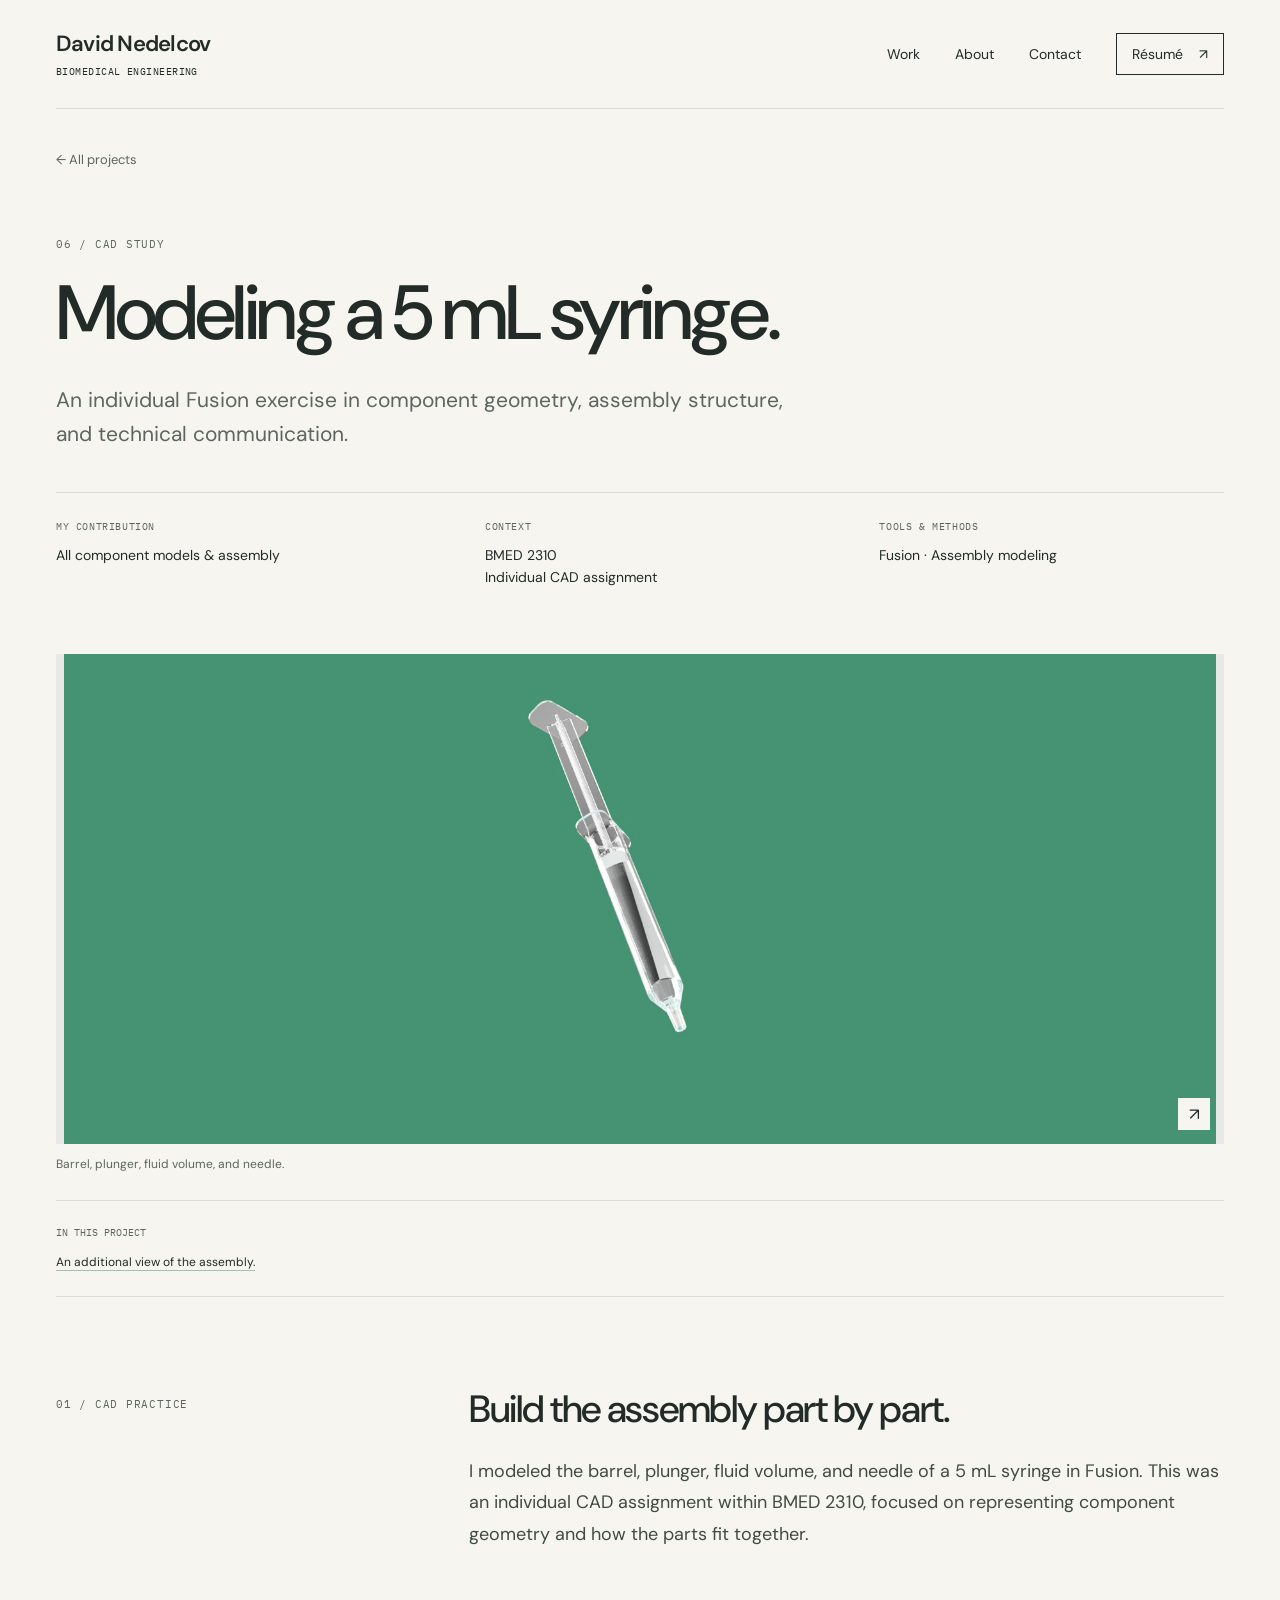
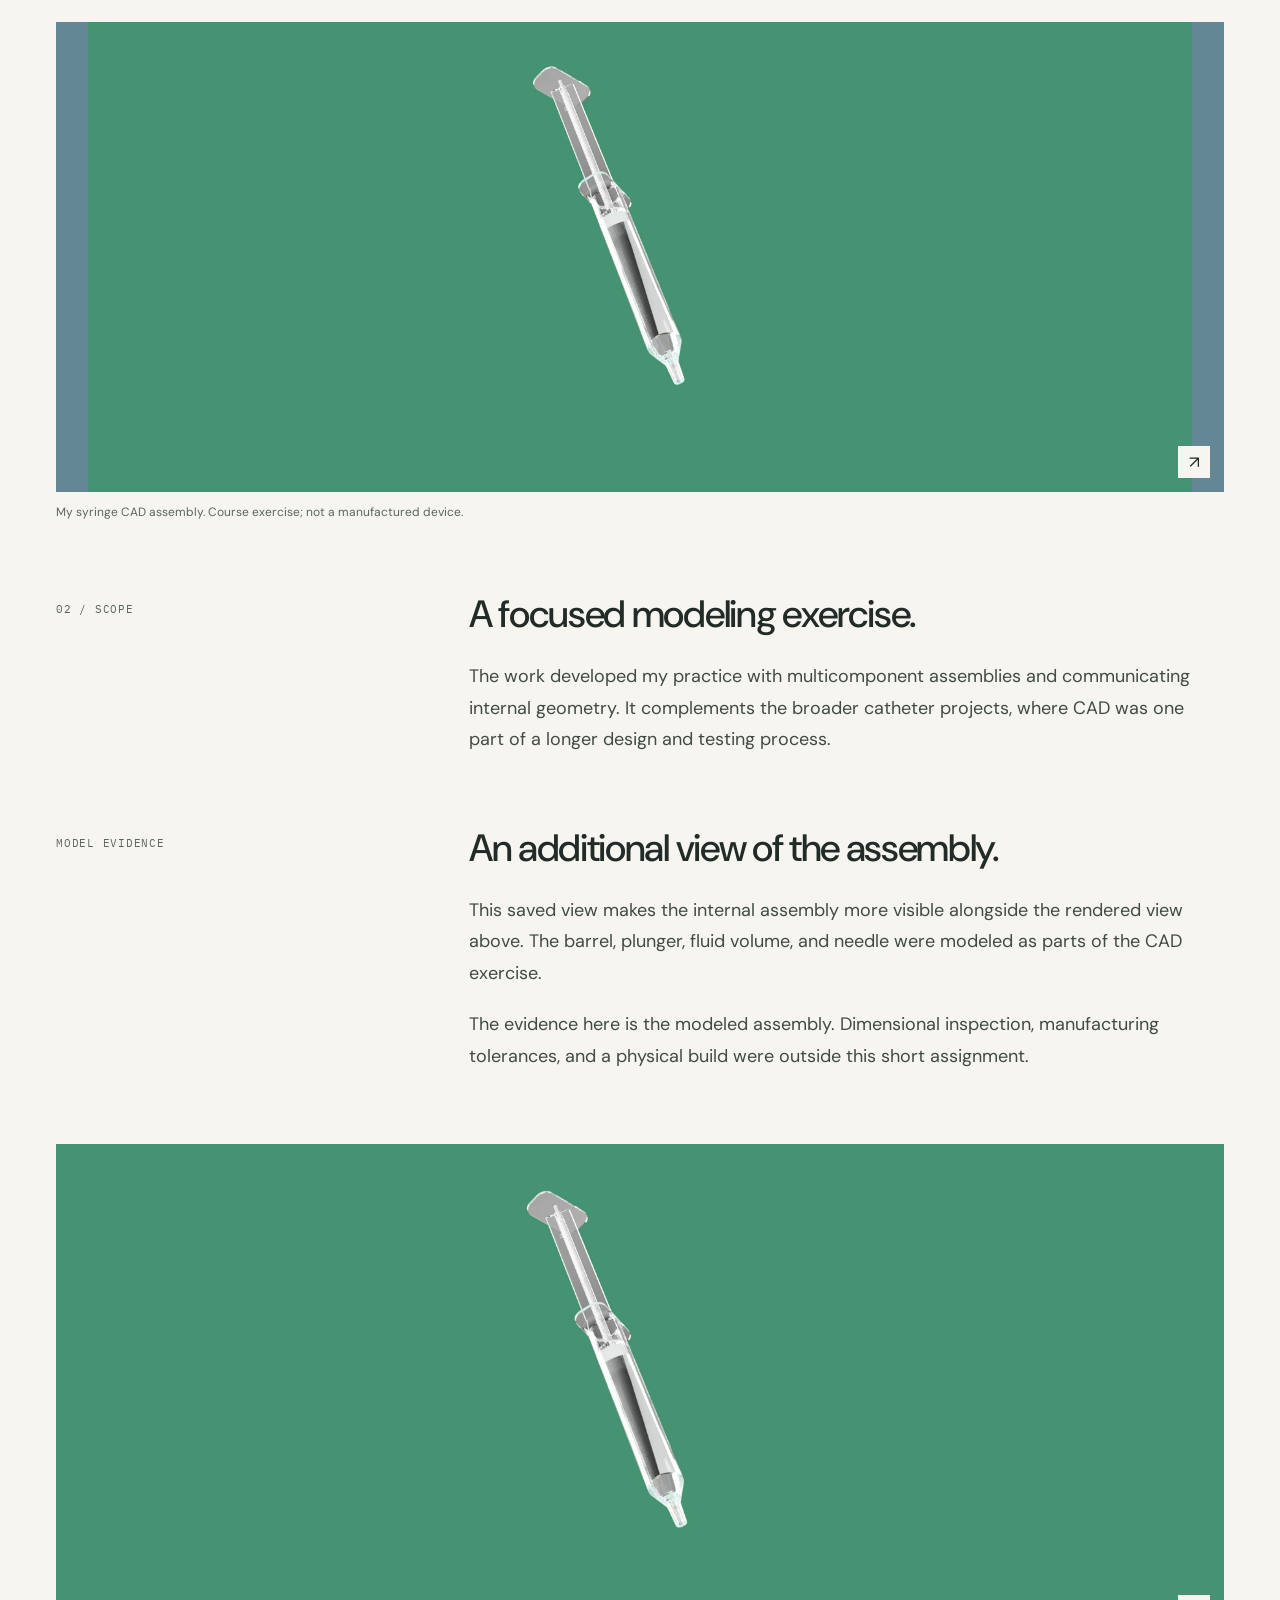
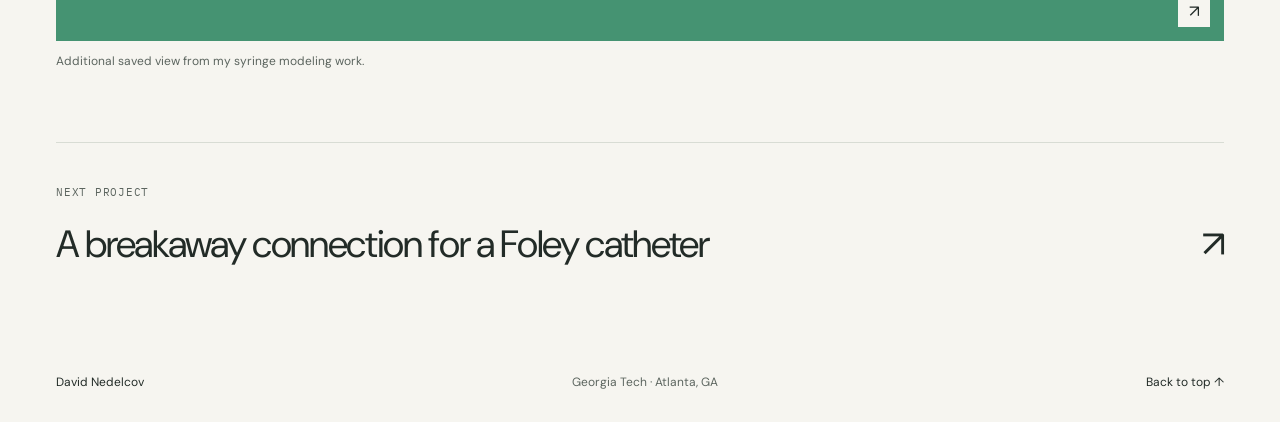
<file: projects/syringe.html>
<!doctype html>
<html lang="en">
<head>
<meta charset="utf-8">
<meta name="viewport" content="width=device-width, initial-scale=1">
<title>Modeling a 5 mL syringe. — David Nedelcov</title>
<meta name="description" content="An individual Fusion exercise in component geometry, assembly structure, and technical communication.">
<meta name="theme-color" content="#f6f5f0">
<link rel="canonical" href="https://davidnedelcov.github.io/projects/syringe.html">
<meta property="og:title" content="Modeling a 5 mL syringe. — David Nedelcov">
<meta property="og:description" content="An individual Fusion exercise in component geometry, assembly structure, and technical communication.">
<meta property="og:image" content="https://davidnedelcov.github.io/assets/foley-bench.webp">
<meta property="og:type" content="website">
<link rel="icon" href="../assets/favicon.svg" type="image/svg+xml">
<link rel="stylesheet" href="../style.css">
<script src="../site.js" defer>
</script>
</head>
<body id="top">
<a class="skip" href="#main">Skip to content</a>
<header class="header wrap">
<a class="wordmark" href="../index.html">David Nedelcov<span>Biomedical engineering</span>
</a>
<nav aria-label="Main navigation">
<a href="../index.html#work">Work</a>
<a href="../index.html#about">About</a>
<a href="../index.html#contact">Contact</a>
<a class="resume" href="../assets/David_Nedelcov_Resume.pdf" target="_blank" rel="noopener">Résumé <span aria-hidden="true">↗</span>
</a>
</nav>
</header>
<main id="main" class="wrap case" >
<a class="back" href="../index.html#work">← All projects</a>
<div class="eyebrow">06 / CAD study</div>
<h1>Modeling a 5 mL syringe.</h1>
<p class="case-dek">An individual Fusion exercise in component geometry, assembly structure, and technical communication.</p>
<dl class="project-meta">
<div>
<dt>My contribution</dt>
<dd>All component models & assembly</dd>
</div>
<div>
<dt>Context</dt>
<dd>BMED 2310<br>Individual CAD assignment</dd>
</div>
<div>
<dt>Tools & methods</dt>
<dd>Fusion · Assembly modeling</dd>
</div>
</dl>
<figure class="case-cover syringe-cover">
<a class="zoom" href="../assets/syringe-render.webp" data-zoom aria-label="Enlarge: Fusion CAD render of a 5 mL syringe">
<img src="../assets/syringe-render.webp" alt="Fusion CAD render of a 5 mL syringe" loading="lazy" decoding="async" width="1800" height="766">
<span class="enlarge" aria-hidden="true">↗</span>
</a>
<figcaption>Barrel, plunger, fluid volume, and needle.</figcaption>
</figure>
<nav class="case-contents" aria-label="Case study sections">
<span>In this project</span>
<a href="#assembly-evidence">An additional view of the assembly.</a>
</nav>
<div class="story">
<section class="story-section">
<div class="section-label">01 / CAD practice</div>
<div class="story-copy">
<h2>Build the assembly part by part.</h2>
<p>I modeled the barrel, plunger, fluid volume, and needle of a 5 mL syringe in Fusion. This was an individual CAD assignment within BMED 2310, focused on representing component geometry and how the parts fit together.</p>
</div>
</section>
<figure class="wide-render">
<a class="zoom" href="../assets/syringe-render.webp" data-zoom aria-label="Enlarge: Rendered syringe CAD assembly modeled in Fusion">
<img src="../assets/syringe-render.webp" alt="Rendered syringe CAD assembly modeled in Fusion" loading="lazy" decoding="async" width="1800" height="766">
<span class="enlarge" aria-hidden="true">↗</span>
</a>
<figcaption>My syringe CAD assembly. Course exercise; not a manufactured device.</figcaption>
</figure>
<section class="story-section">
<div class="section-label">02 / Scope</div>
<div class="story-copy">
<h2>A focused modeling exercise.</h2>
<p>The work developed my practice with multicomponent assemblies and communicating internal geometry. It complements the broader catheter projects, where CAD was one part of a longer design and testing process.</p>
</div>
</section>
<section class="story-section" id="assembly-evidence">
<div class="section-label">Model evidence</div>
<div class="story-copy">
<h2>An additional view of the assembly.</h2>
<p>This saved view makes the internal assembly more visible alongside the rendered view above. The barrel, plunger, fluid volume, and needle were modeled as parts of the CAD exercise.</p>
<p>The evidence here is the modeled assembly. Dimensional inspection, manufacturing tolerances, and a physical build were outside this short assignment.</p>
</div>
</section>
<figure class="">
<a class="zoom" data-zoom href="../assets/syringe-transparent.webp" aria-label="Enlarge: Original transparent syringe CAD assembly view on a green background">
<img src="../assets/syringe-transparent.webp" width="1800" height="766" alt="Original transparent syringe CAD assembly view on a green background" loading="lazy">
<span class="enlarge" aria-hidden="true">↗</span>
</a>
<figcaption>Additional saved view from my syringe modeling work.</figcaption>
</figure>
</div>
<a class="next-project" href="foley.html">
<span class="eyebrow">Next project</span>
<span>A breakaway connection for a Foley catheter <span aria-hidden="true">↗</span>
</span>
</a>
</main>
<footer class="wrap footer">
<a href="../index.html">David Nedelcov</a>
<span>Georgia Tech · Atlanta, GA</span>
<a href="#top">Back to top ↑</a>
</footer>
<dialog class="lightbox" aria-label="Expanded project image">
<button class="close" aria-label="Close expanded image">Close ×</button>
<img alt="">
<p>
</p>
</dialog>
</body>
</html>
</file>
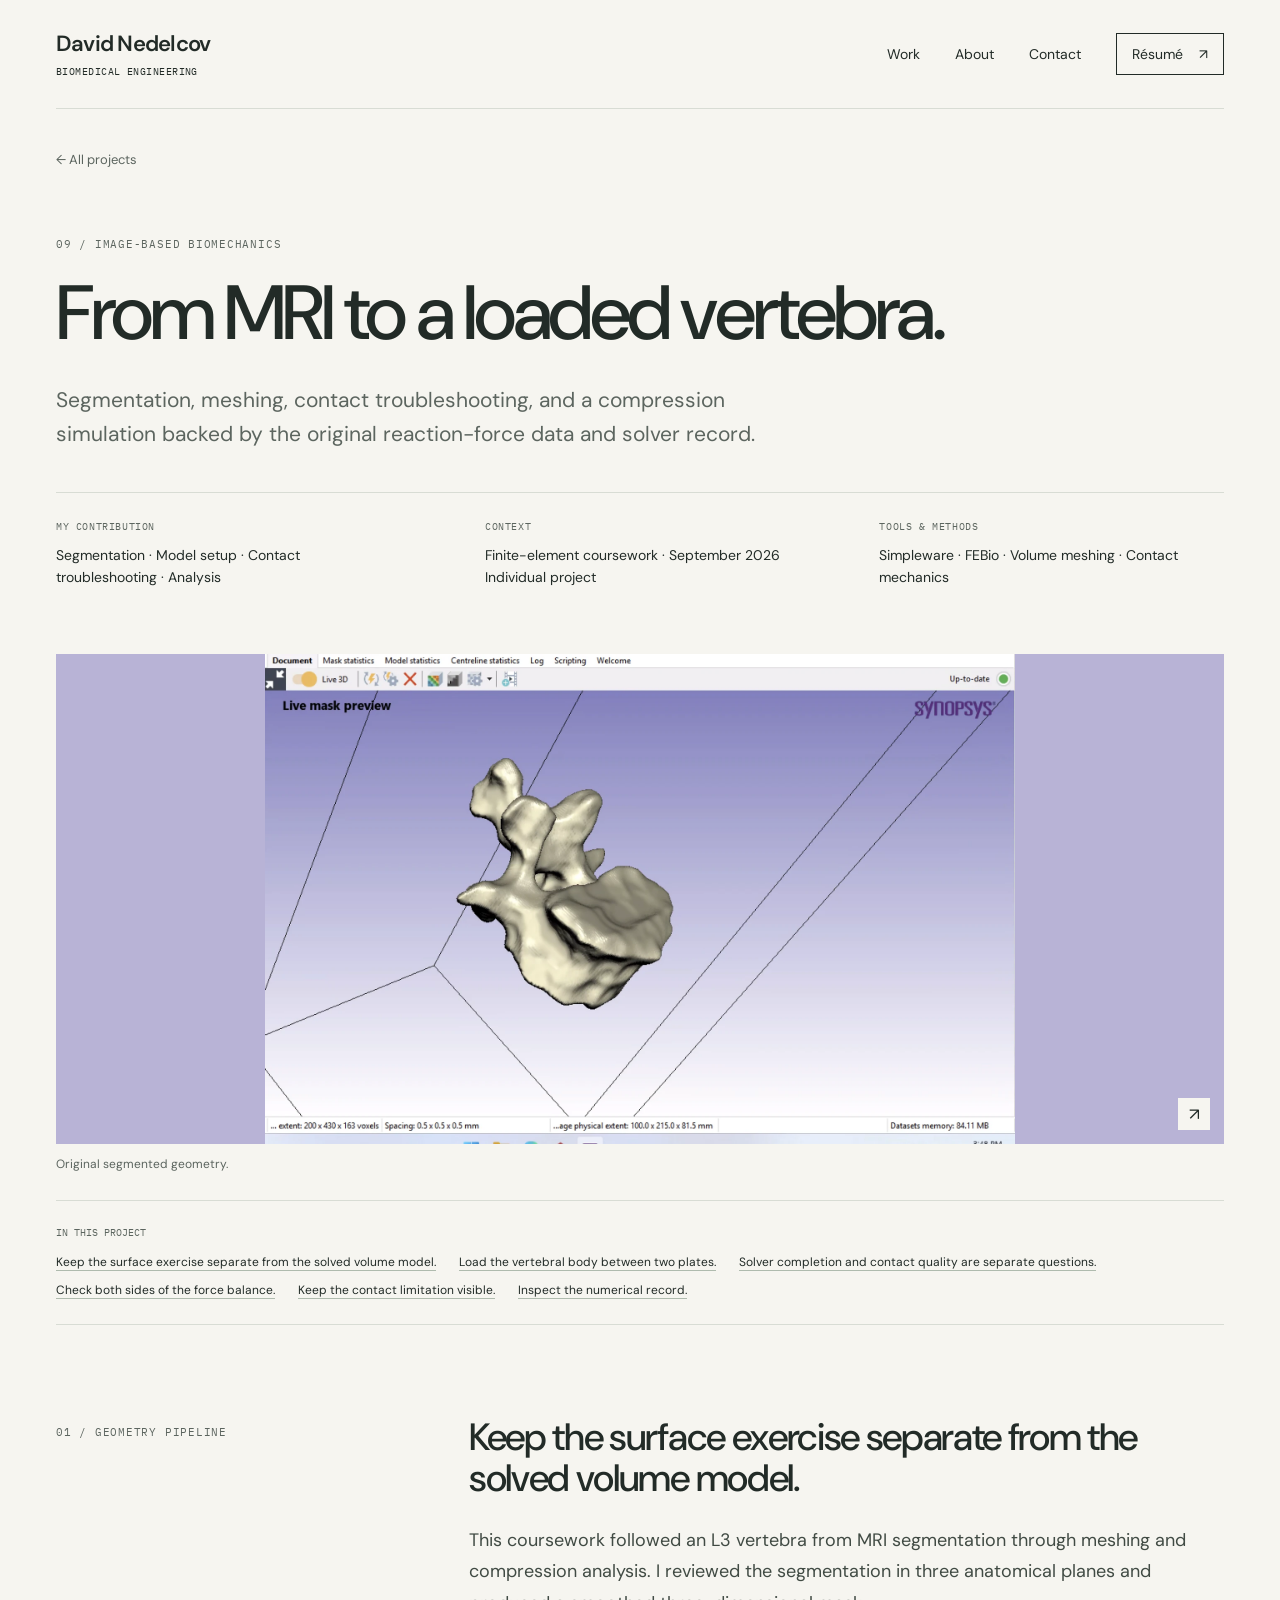
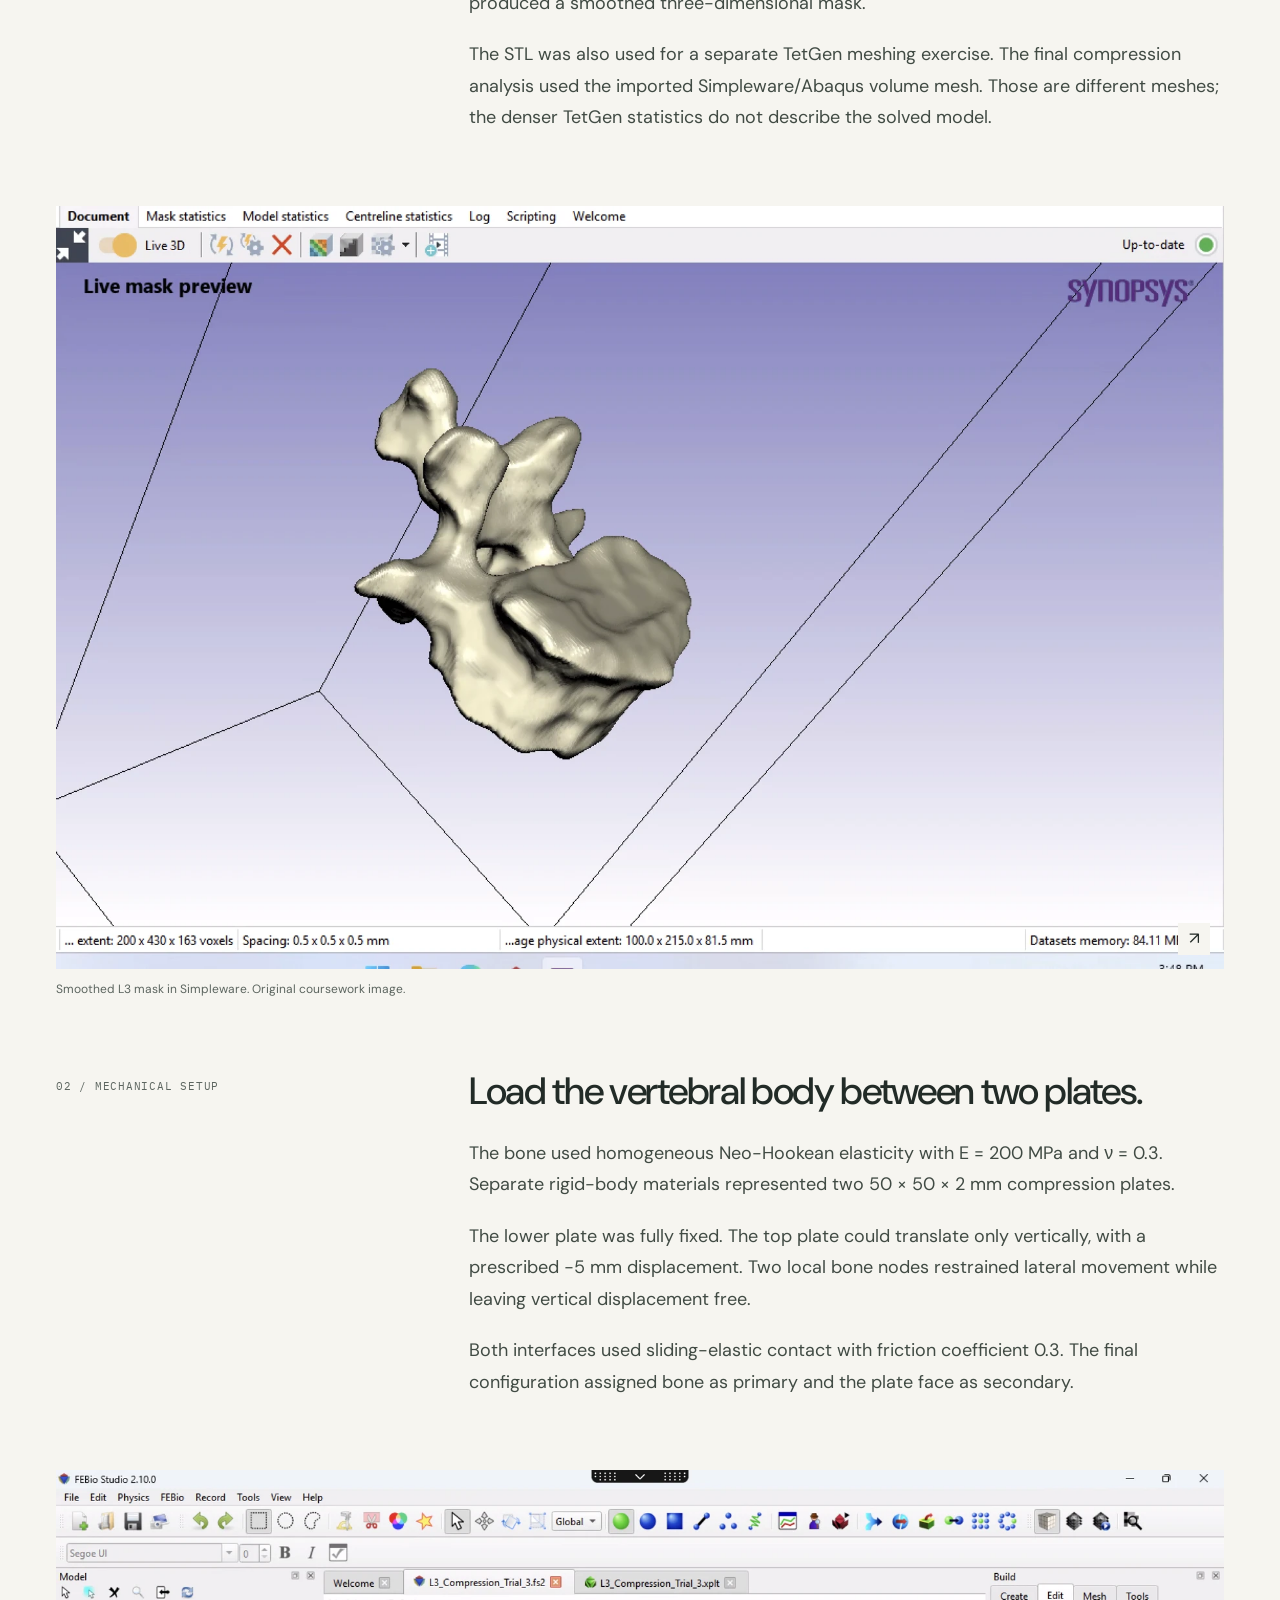
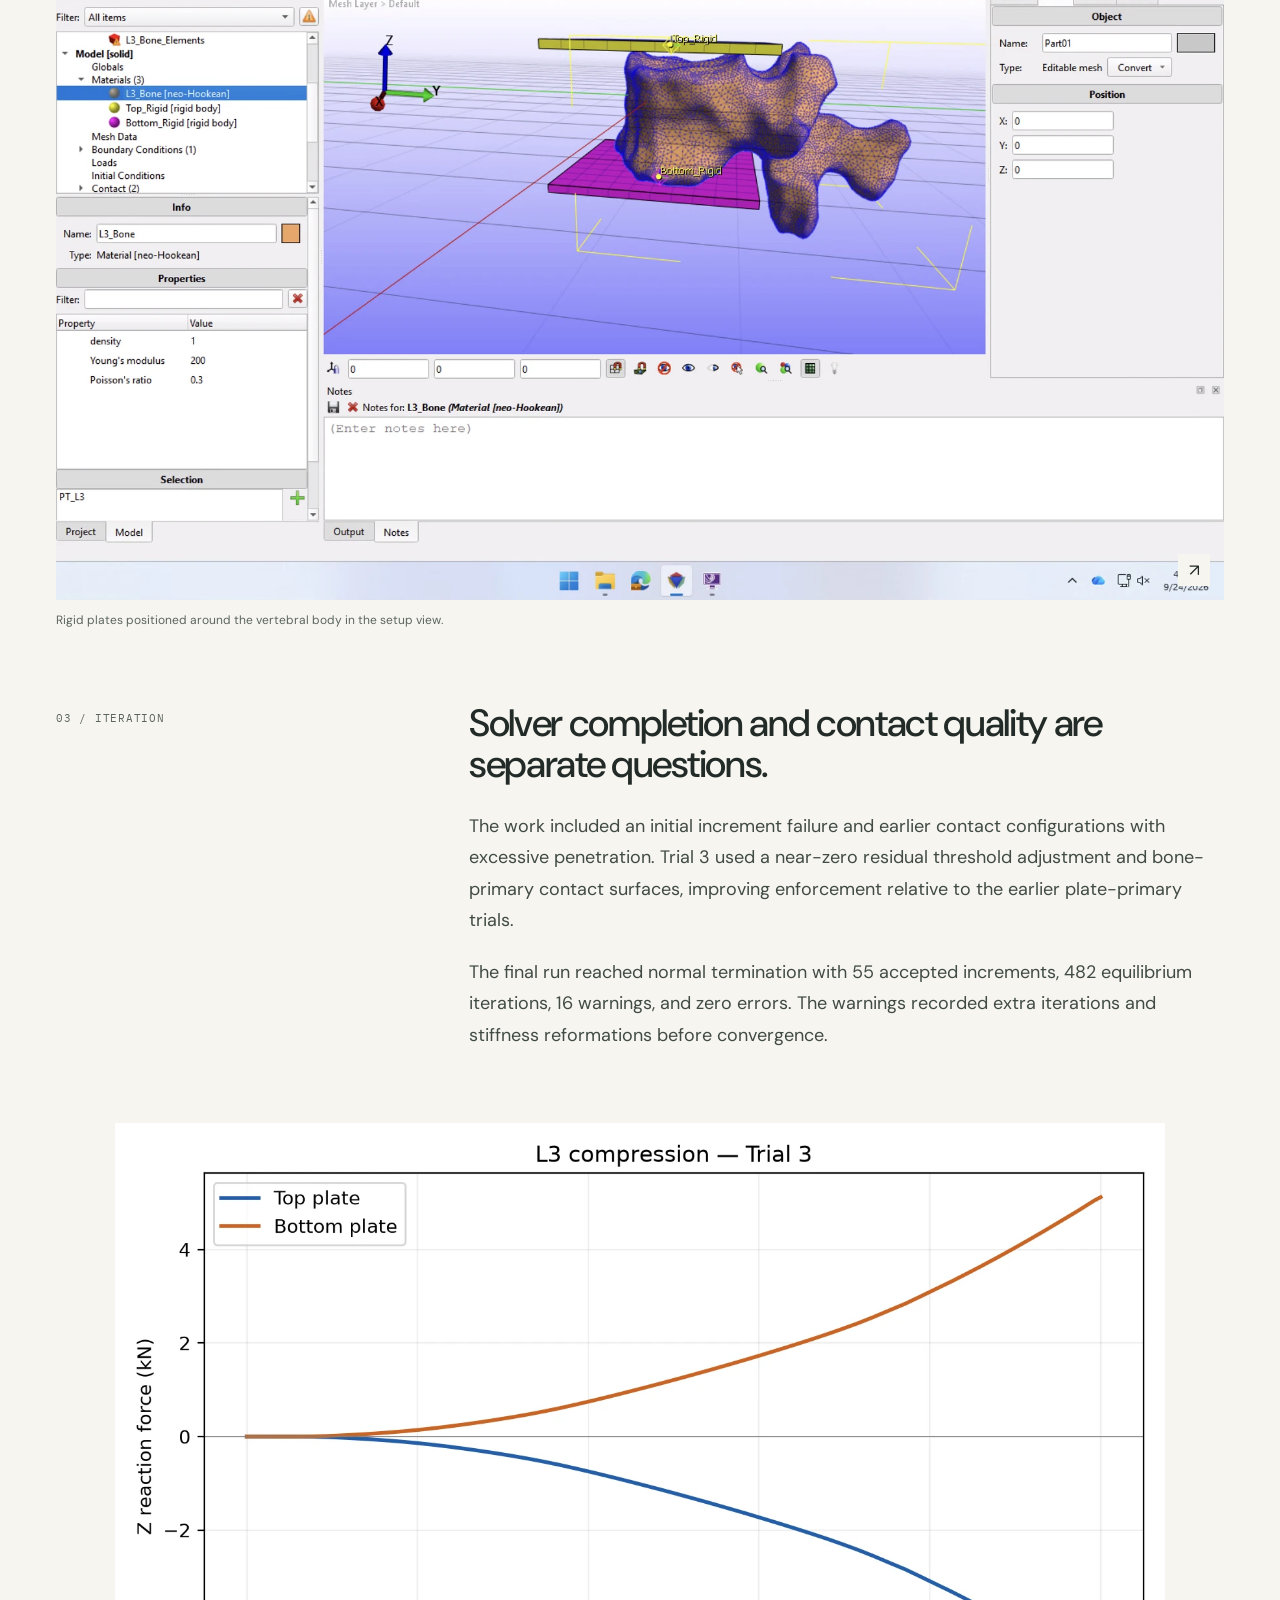
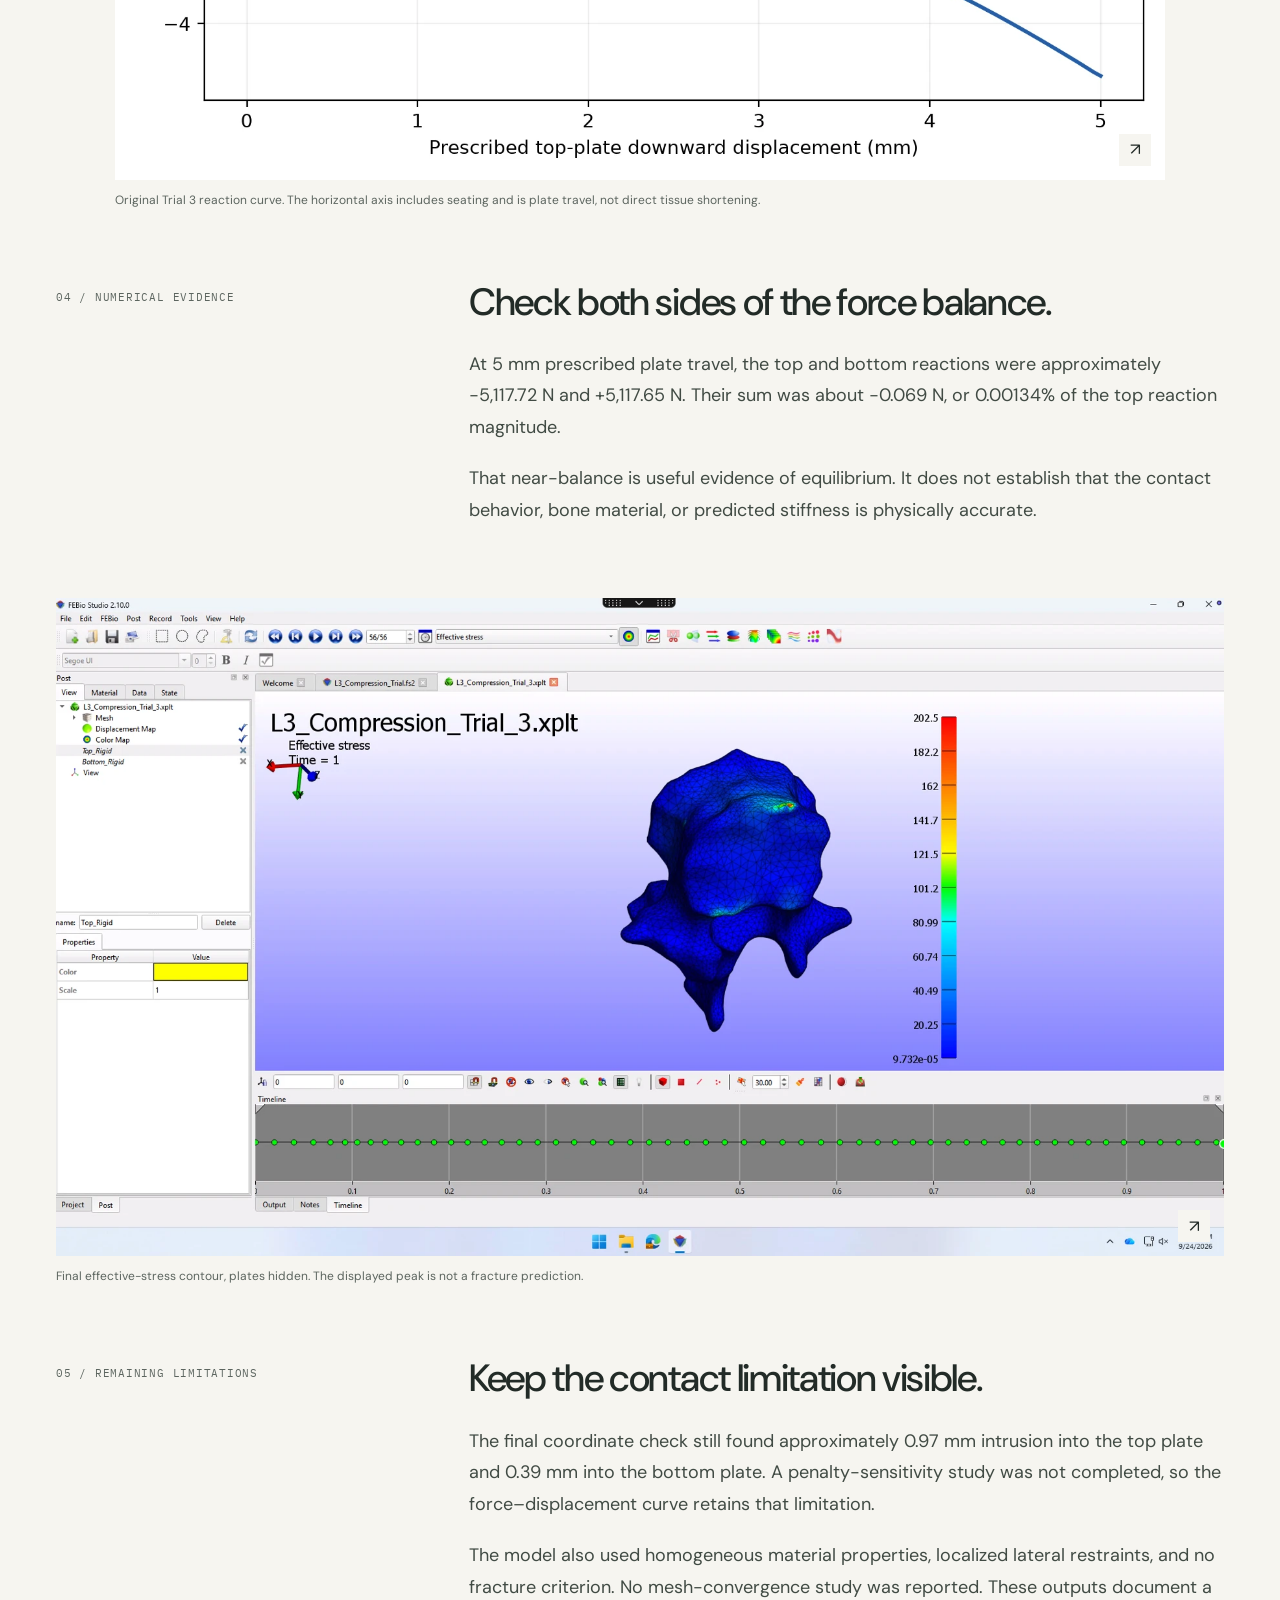
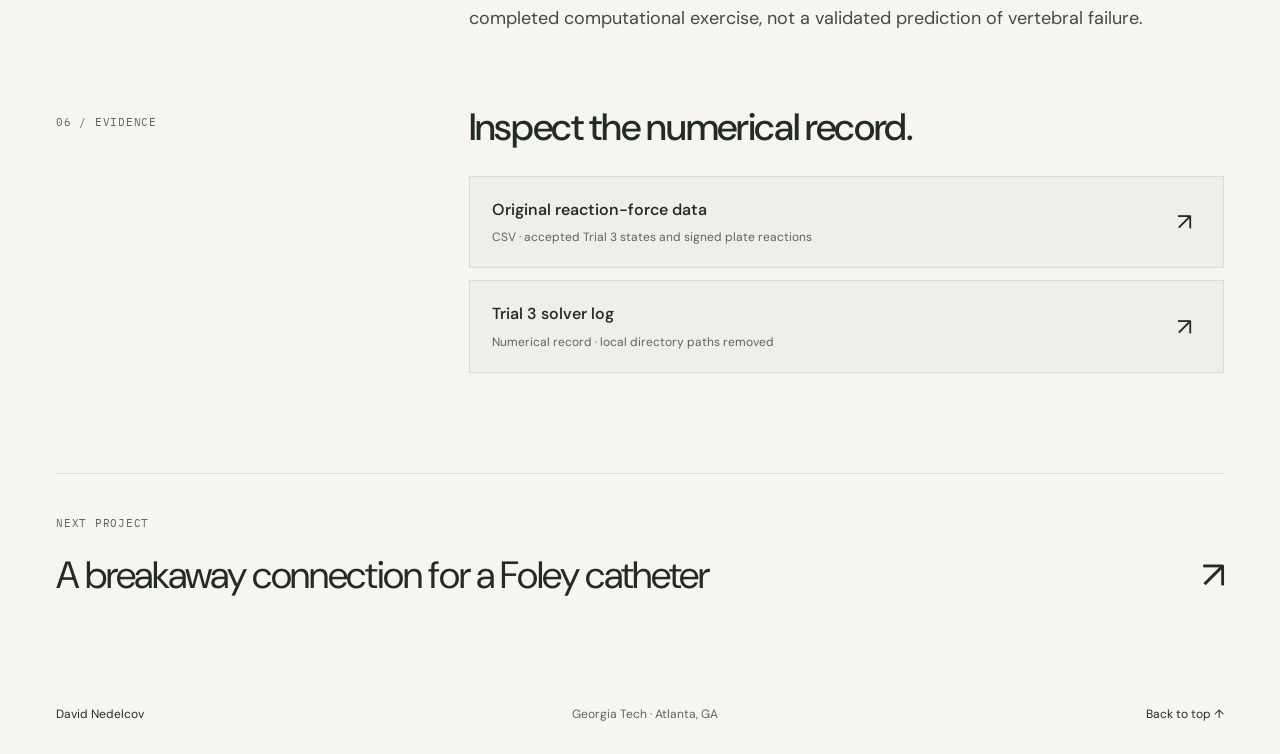
<file: projects/vertebra.html>
<!doctype html>
<html lang="en">
<head>
<meta charset="utf-8">
<meta name="viewport" content="width=device-width, initial-scale=1">
<title>From MRI to a loaded vertebra. — David Nedelcov</title>
<meta name="description" content="Segmentation, meshing, contact troubleshooting, and a compression simulation backed by the original reaction-force data and solver record.">
<meta name="theme-color" content="#f6f5f0">
<link rel="canonical" href="https://davidnedelcov.github.io/projects/vertebra.html">
<meta property="og:title" content="From MRI to a loaded vertebra. — David Nedelcov">
<meta property="og:description" content="Segmentation, meshing, contact troubleshooting, and a compression simulation backed by the original reaction-force data and solver record.">
<meta property="og:image" content="https://davidnedelcov.github.io/assets/vertebra-segmentation.webp">
<meta property="og:type" content="website">
<link rel="icon" href="../assets/favicon.svg" type="image/svg+xml">
<link rel="stylesheet" href="../style.css">
<script src="../site.js" defer>
</script>
</head>
<body id="top">
<a class="skip" href="#main">Skip to content</a>
<header class="header wrap">
<a class="wordmark" href="../index.html">David Nedelcov<span>Biomedical engineering</span>
</a>
<nav aria-label="Main navigation">
<a href="../index.html#work">Work</a>
<a href="../index.html#about">About</a>
<a href="../index.html#contact">Contact</a>
<a class="resume" href="../assets/David_Nedelcov_Resume.pdf" target="_blank" rel="noopener">Résumé <span aria-hidden="true">↗</span>
</a>
</nav>
</header>
<main id="main" class="wrap case">
<a class="back" href="../index.html#work">← All projects</a>
<div class="eyebrow">09 / Image-based biomechanics</div>
<h1>From MRI to a loaded vertebra.</h1>
<p class="case-dek">Segmentation, meshing, contact troubleshooting, and a compression simulation backed by the original reaction-force data and solver record.</p>
<dl class="project-meta">
<div>
<dt>My contribution</dt>
<dd>Segmentation · Model setup · Contact troubleshooting · Analysis</dd>
</div>
<div>
<dt>Context</dt>
<dd>Finite-element coursework · September 2026<br>Individual project</dd>
</div>
<div>
<dt>Tools & methods</dt>
<dd>Simpleware · FEBio · Volume meshing · Contact mechanics</dd>
</div>
</dl>
<figure class="case-cover segmentation-cover">
<a class="zoom" data-zoom href="../assets/vertebra-segmentation.webp" aria-label="Enlarge: Three-dimensional segmented L3 vertebra">
<img src="../assets/vertebra-segmentation.webp" width="1800" height="1176" alt="Three-dimensional segmented L3 vertebra" loading="lazy">
<span class="enlarge" aria-hidden="true">↗</span>
</a>
<figcaption>Original segmented geometry.</figcaption>
</figure>
<nav class="case-contents" aria-label="Case study sections">
<span>In this project</span>
<a href="#pipeline">Keep the surface exercise separate from the solved volume model.</a>
<a href="#setup">Load the vertebral body between two plates.</a>
<a href="#debugging">Solver completion and contact quality are separate questions.</a>
<a href="#balance">Check both sides of the force balance.</a>
<a href="#limits">Keep the contact limitation visible.</a>
<a href="#source">Inspect the numerical record.</a>
</nav>
<div class="story">
<section class="story-section" id="pipeline">
<div class="section-label">01 / Geometry pipeline</div>
<div class="story-copy">
<h2>Keep the surface exercise separate from the solved volume model.</h2>
<p>This coursework followed an L3 vertebra from MRI segmentation through meshing and compression analysis. I reviewed the segmentation in three anatomical planes and produced a smoothed three-dimensional mask.</p>
<p>The STL was also used for a separate TetGen meshing exercise. The final compression analysis used the imported Simpleware/Abaqus volume mesh. Those are different meshes; the denser TetGen statistics do not describe the solved model.</p>
</div>
</section>
<figure class="">
<a class="zoom" data-zoom href="../assets/vertebra-segmentation.webp" aria-label="Enlarge: Original three-dimensional preview of the segmented L3 vertebra">
<img src="../assets/vertebra-segmentation.webp" width="1800" height="1176" alt="Original three-dimensional preview of the segmented L3 vertebra" loading="lazy">
<span class="enlarge" aria-hidden="true">↗</span>
</a>
<figcaption>Smoothed L3 mask in Simpleware. Original coursework image.</figcaption>
</figure>
<section class="story-section" id="setup">
<div class="section-label">02 / Mechanical setup</div>
<div class="story-copy">
<h2>Load the vertebral body between two plates.</h2>
<p>The bone used homogeneous Neo-Hookean elasticity with E = 200 MPa and ν = 0.3. Separate rigid-body materials represented two 50 × 50 × 2 mm compression plates.</p>
<p>The lower plate was fully fixed. The top plate could translate only vertically, with a prescribed −5 mm displacement. Two local bone nodes restrained lateral movement while leaving vertical displacement free.</p>
<p>Both interfaces used sliding-elastic contact with friction coefficient 0.3. The final configuration assigned bone as primary and the plate face as secondary.</p>
</div>
</section>
<figure class="">
<a class="zoom" data-zoom href="../assets/vertebra-plates.webp" aria-label="Enlarge: Original FEBio model showing rigid plates positioned around the L3 vertebra">
<img src="../assets/vertebra-plates.webp" width="1800" height="1125" alt="Original FEBio model showing rigid plates positioned around the L3 vertebra" loading="lazy">
<span class="enlarge" aria-hidden="true">↗</span>
</a>
<figcaption>Rigid plates positioned around the vertebral body in the setup view.</figcaption>
</figure>
<section class="story-section" id="debugging">
<div class="section-label">03 / Iteration</div>
<div class="story-copy">
<h2>Solver completion and contact quality are separate questions.</h2>
<p>The work included an initial increment failure and earlier contact configurations with excessive penetration. Trial 3 used a near-zero residual threshold adjustment and bone-primary contact surfaces, improving enforcement relative to the earlier plate-primary trials.</p>
<p>The final run reached normal termination with 55 accepted increments, 482 equilibrium iterations, 16 warnings, and zero errors. The warnings recorded extra iterations and stiffness reformations before convergence.</p>
</div>
</section>
<figure class="plot-evidence">
<a class="zoom" data-zoom href="../assets/vertebra-reactions.webp" aria-label="Enlarge: Graph of signed top and bottom plate reaction forces versus prescribed plate travel">
<img src="../assets/vertebra-reactions.webp" width="1500" height="920" alt="Graph of signed top and bottom plate reaction forces versus prescribed plate travel" loading="lazy">
<span class="enlarge" aria-hidden="true">↗</span>
</a>
<figcaption>Original Trial 3 reaction curve. The horizontal axis includes seating and is plate travel, not direct tissue shortening.</figcaption>
</figure>
<section class="story-section" id="balance">
<div class="section-label">04 / Numerical evidence</div>
<div class="story-copy">
<h2>Check both sides of the force balance.</h2>
<p>At 5 mm prescribed plate travel, the top and bottom reactions were approximately −5,117.72 N and +5,117.65 N. Their sum was about −0.069 N, or 0.00134% of the top reaction magnitude.</p>
<p>That near-balance is useful evidence of equilibrium. It does not establish that the contact behavior, bone material, or predicted stiffness is physically accurate.</p>
</div>
</section>
<figure class="">
<a class="zoom" data-zoom href="../assets/vertebra-stress.webp" aria-label="Enlarge: Original effective stress contour of the L3 vertebra after Trial 3 compression">
<img src="../assets/vertebra-stress.webp" width="1800" height="1014" alt="Original effective stress contour of the L3 vertebra after Trial 3 compression" loading="lazy">
<span class="enlarge" aria-hidden="true">↗</span>
</a>
<figcaption>Final effective-stress contour, plates hidden. The displayed peak is not a fracture prediction.</figcaption>
</figure>
<section class="story-section" id="limits">
<div class="section-label">05 / Remaining limitations</div>
<div class="story-copy">
<h2>Keep the contact limitation visible.</h2>
<p>The final coordinate check still found approximately 0.97 mm intrusion into the top plate and 0.39 mm into the bottom plate. A penalty-sensitivity study was not completed, so the force–displacement curve retains that limitation.</p>
<p>The model also used homogeneous material properties, localized lateral restraints, and no fracture criterion. No mesh-convergence study was reported. These outputs document a completed computational exercise, not a validated prediction of vertebral failure.</p>
</div>
</section>
<section class="story-section" id="source">
<div class="section-label">06 / Evidence</div>
<div class="story-copy">
<h2>Inspect the numerical record.</h2>
<div class="evidence-links">
<a href="../assets/vertebra-reactions.csv" target="_blank" rel="noopener">
<span>Original reaction-force data</span>
<small>CSV · accepted Trial 3 states and signed plate reactions</small>
<b aria-hidden="true">↗</b>
</a>
<a href="../assets/vertebra-solver-log.txt" target="_blank" rel="noopener">
<span>Trial 3 solver log</span>
<small>Numerical record · local directory paths removed</small>
<b aria-hidden="true">↗</b>
</a>
</div>
</div>
</section>
</div>
<a class="next-project" href="foley.html">
<span class="eyebrow">Next project</span>
<span>A breakaway connection for a Foley catheter <span aria-hidden="true">↗</span>
</span>
</a>
</main>
<footer class="wrap footer">
<a href="../index.html">David Nedelcov</a>
<span>Georgia Tech · Atlanta, GA</span>
<a href="#top">Back to top ↑</a>
</footer>
<dialog class="lightbox" aria-label="Expanded project image">
<button class="close" aria-label="Close expanded image">Close ×</button>
<img alt="">
<p>
</p>
</dialog>
</body>
</html>
</file>
<file: style.css>
@import url('https://fonts.googleapis.com/css2?family=DM+Sans:wght@400;450;500;550;600;650;700&family=IBM+Plex+Mono:wght@400;500&display=swap');
:root{--paper:#f6f5f0;--ink:#222b27;--muted:#5c655f;--line:#d8dcd4;--green:#244c40;--pale:#e9ece4;--mono:'IBM Plex Mono',monospace;--sans:'DM Sans',Arial,sans-serif}
*{box-sizing:border-box}
html{scroll-behavior:smooth;scroll-padding-top:32px}
body{margin:0;background:var(--paper);color:var(--ink);font-family:var(--sans);font-size:17px;line-height:1.6;-webkit-font-smoothing:antialiased}
a{color:inherit;text-decoration:none}
button{font:inherit}
img{max-width:100%;display:block}
h1,h2,h3,p,figure{margin:0}
h1,h2,h3{font-weight:500;line-height:1.08;letter-spacing:-.045em}
p+p{margin-top:20px}
a:focus-visible,button:focus-visible{outline:3px solid #ba572e;outline-offset:7px}
::selection{background:#ccd8c5}
.wrap{width:min(1320px,calc(100% - 112px));margin-inline:auto}
.header{display:flex;justify-content:space-between;align-items:center;padding:30px 0;border-bottom:1px solid var(--line);gap:24px}
.wordmark{font-size:22px;font-weight:600;letter-spacing:-.035em;line-height:1.3}
.wordmark span{display:block;font-family:var(--mono);font-weight:400;font-size:10px;letter-spacing:.045em;text-transform:uppercase;margin-top:6px}
.header nav{display:flex;align-items:center;gap:35px;font-size:14px}
.header nav a{position:relative}
.header nav a:hover{color:var(--green);text-decoration:underline;text-underline-offset:6px}
.resume{border:1px solid var(--ink);padding:9px 15px}
.resume span{margin-left:12px}
.skip{position:absolute;left:10px;top:-100px;padding:12px;background:var(--paper);z-index:100}
.skip:focus{top:10px}
.eyebrow,.section-label{font-family:var(--mono);text-transform:uppercase;letter-spacing:.07em;font-size:11px;font-weight:400;line-height:1.65}
.eyebrow{color:var(--muted);margin-bottom:20px}
.hero{display:grid;grid-template-columns:.88fr 1.12fr;align-items:center;gap:55px;padding-top:76px;padding-bottom:114px;min-height:730px}
.hero h1{font-size:clamp(60px,6.5vw,98px);line-height:1.03;letter-spacing:-.06em}
.hero h1 em{font-style:normal;color:var(--green)}
.intro{font-size:20px;line-height:1.6;max-width:400px;margin-top:28px}
.text-link{display:inline-flex;gap:25px;align-items:center;border-bottom:1px solid var(--ink);font-size:14px;font-weight:550;padding-bottom:8px;transition:color .2s,border-color .2s}
.text-link:hover{color:var(--green);border-color:var(--green)}
.hero .text-link{margin-top:28px}
.hero-note{font-family:var(--mono);font-size:10px;color:var(--muted);margin-top:48px;letter-spacing:.025em}
.hero-image{position:relative;background:#648795;align-self:stretch;min-height:455px;margin:20px 0 36px;display:flex;align-items:center}
.hero-image>img{width:100%;object-fit:contain;padding:15px}
.hero-image-label{position:absolute;top:22px;left:24px;right:24px;display:flex;justify-content:space-between;gap:20px;color:white;font-family:var(--mono);font-size:10px}
.hero-image-label span:first-child{opacity:.8}
.bench-inset{position:absolute;bottom:-60px;right:24px;width:46%;transform:rotate(-4deg);background:#fff;padding:9px 9px 12px;box-shadow:0 6px 20px #253a3b22;transition:transform .3s}
.bench-inset img{aspect-ratio:1.38;object-fit:cover}
.bench-inset span{display:block;font-size:11px;margin-top:8px;color:#4e5650}
.hero-image:hover .bench-inset{transform:rotate(-1deg)}
.work-section{padding:75px 0 100px;border-top:1px solid var(--line)}
.section-heading{display:flex;justify-content:space-between;gap:60px;align-items:flex-end;margin-bottom:52px}
.section-heading h2,.cad-study h2{font-size:clamp(38px,3.9vw,58px)}
.section-heading>p{max-width:390px;font-size:15px;color:var(--muted);padding-bottom:4px}
.feature-project{display:grid;grid-template-columns:1.12fr .88fr;background:var(--pale);margin-bottom:68px}
.feature-image{overflow:hidden;min-height:450px}
.feature-image img{width:100%;height:100%;object-fit:cover;transition:transform .6s}
.feature-image:hover img,.tile-image:hover img,.study-image:hover img{transform:scale(1.025)}
.feature-copy{padding:55px 45px;align-self:center}
.feature-copy h3{font-size:36px;margin-bottom:24px}
.feature-copy>p:not(.eyebrow){color:var(--muted);font-size:16px}
.feature-copy .project-context{font-size:12px!important;line-height:1.8;margin-top:28px}
.feature-copy .text-link{margin-top:26px}
.project-grid{display:grid;grid-template-columns:1fr 1fr;gap:42px}
.tile-image{position:relative;display:block;aspect-ratio:1.55;background:#e6e8e2;overflow:hidden;margin-bottom:26px}
.tile-image img{width:100%;height:100%;object-fit:cover;transition:transform .6s}
.valve-tile img{object-fit:contain}
.valve-tile{background:#2c1928}
.fea-tile img{object-fit:contain}
.fea-tile{background:#303d4d}
.tile-number{position:absolute;top:15px;left:15px;font-family:var(--mono);font-size:11px;background:var(--paper);padding:3px 9px}
.project-grid .eyebrow{margin-bottom:12px;font-size:10px}
.project-grid h3{font-size:28px}
.project-grid h3 a{display:flex;justify-content:space-between;gap:12px}
.project-grid h3 span{font-size:24px;font-weight:400}
.project-grid article>p:last-child{margin-top:14px;color:var(--muted);font-size:16px;max-width:500px}
.research-section{background:#e9ece4;padding:80px 0 95px}
.research-row{display:grid;grid-template-columns:62px 1fr 70px;gap:24px;padding:40px 0;border-top:1px solid #bec7bd}
.research-row:last-child{border-bottom:1px solid #bec7bd}
.research-num{font-family:var(--mono);font-size:12px;color:var(--muted);padding-top:3px}
.research-row .eyebrow{margin-bottom:12px}
.research-row h3{font-size:34px;letter-spacing:-.035em}
.research-row p:not(.eyebrow){font-size:16px;color:var(--muted);margin-top:15px;max-width:680px}
.research-tag{display:block;font-family:var(--mono);font-size:11px;color:var(--muted);margin-top:20px}
.row-arrow{font-size:38px;text-align:right;transition:transform .25s}
.research-row:hover .row-arrow{transform:translate(4px,-4px)}
.cad-study{display:grid;grid-template-columns:1.1fr .9fr;gap:70px;padding:100px 0;border-bottom:1px solid var(--line);align-items:center}
.study-image{background:#e8e8e6;overflow:hidden}
.study-image img{width:100%;aspect-ratio:1.35;object-fit:contain;transition:transform .6s}
.cad-study p:not(.eyebrow){margin-top:22px;color:var(--muted);max-width:365px}
.cad-study .text-link{margin-top:26px}
.about-section{padding:110px 0;display:grid;grid-template-columns:.8fr 1.2fr;gap:120px;align-items:center}
.portrait img{width:100%;aspect-ratio:.82;object-fit:cover;object-position:center 45%;filter:saturate(.87)}
.portrait span{display:block;font-family:var(--mono);font-size:10px;color:var(--muted);margin-top:14px}
.about-copy h2{font-size:56px;margin-bottom:28px}
.about-copy>p:not(.eyebrow){font-size:17px;color:var(--muted);max-width:550px}
.teaching{display:grid;grid-template-columns:1fr 1.2fr;gap:10px 22px;padding:25px 0;margin-top:25px;border-top:1px solid var(--line)}
.teaching span{font-family:var(--mono);font-size:10px;align-self:center;color:var(--muted)}
.teaching strong{font-size:13px;font-weight:500}
.about-copy .text-link{margin-top:12px}
.contact-section{background:var(--green);color:#f6f5f0;padding:85px 0 90px}
.contact-section .eyebrow{color:#c4d2c4}
.contact-section h2{font-size:clamp(48px,6vw,86px)}
.contact-section p:not(.eyebrow){max-width:420px;margin-top:24px;color:#d8e0d5}
.contact-email{display:block;font-size:clamp(21px,3vw,38px);letter-spacing:-.025em;margin-top:40px;width:fit-content;border-bottom:1px solid #9eb4a4;padding-bottom:5px}
.contact-email span{margin-left:20px}
.linkedin{display:inline-block;margin-top:24px;font-size:13px}
.footer{display:flex;justify-content:space-between;gap:25px;font-size:12px;padding:30px 0}
.footer span{color:var(--muted)}
.case{padding-top:36px}
.back{display:inline-block;color:var(--muted);font-size:13px;margin-bottom:65px}
.case>.eyebrow{margin-bottom:18px}
.case>h1{font-size:clamp(48px,6vw,84px);max-width:1000px}
.case-dek{max-width:750px;font-size:21px;color:var(--muted);margin-top:30px}
.project-meta{display:grid;grid-template-columns:1.1fr 1fr 1fr;gap:50px;padding:26px 0;border-top:1px solid var(--line);margin:40px 0}
.project-meta dt{font-family:var(--mono);font-size:10px;letter-spacing:.06em;text-transform:uppercase;color:var(--muted);margin-bottom:9px}
.project-meta dd{margin:0;font-size:14px;line-height:1.6;max-width:330px}
.case-cover .zoom{height:490px;background:#648795}
.case-cover img{width:100%;height:100%;object-fit:contain}
.valve-cover .zoom{background:#291728}
.fea-cover .zoom{background:#303d4d}
.syringe-cover .zoom{background:#e8e8e6}
.zoom{display:block;position:relative;overflow:hidden;cursor:zoom-in;background:#eeeee9}
.enlarge{position:absolute;right:14px;bottom:14px;background:var(--paper);width:32px;height:32px;display:grid;place-items:center;font-size:17px;transition:transform .2s}
.zoom:hover .enlarge{transform:translate(2px,-2px)}
figcaption{font-size:12px;color:var(--muted);line-height:1.6;margin-top:11px}
figure img{width:100%}
.story{padding-top:20px}
.story-section{display:grid;grid-template-columns:1fr 2.2fr;gap:70px;margin:72px 0}
.section-label{color:var(--muted);padding-top:6px}
.story-copy{max-width:800px}
.story-copy h2{font-size:38px;letter-spacing:-.035em;max-width:700px;margin-bottom:26px}
.story-copy p{font-size:18px;color:#414b44;line-height:1.75}
.story-copy .scope-note{font-size:14px;padding-left:18px;border-left:2px solid #71866f;margin-top:26px}
.source-note{font-size:12px!important;color:var(--muted)!important;line-height:1.6!important}
.story-copy .text-link{margin-top:24px}
.image-pair{display:grid;grid-template-columns:1fr 1fr;gap:30px;margin:45px 0}
.image-pair .zoom{height:380px;background:#e9e9e4}
.image-pair img{height:100%;object-fit:contain}
.valves .zoom{background:#322634}
.valves figure:nth-child(2) .zoom{background:#81834c}
.wide-render .zoom{background:#648795}
.wide-render img{max-height:470px;object-fit:contain}
.result-strip{display:flex;gap:40px;border-block:1px solid var(--line);padding:26px 0;margin:30px 0}
.result-strip strong{display:block;font-size:34px;letter-spacing:-.04em;font-weight:500;color:var(--green);line-height:1.2}
.result-strip span{font-size:11px;color:var(--muted);display:block;margin-top:10px}
.table-scroll{overflow:auto;margin-bottom:25px}
table{width:100%;border-collapse:collapse;text-align:left;font-size:16px}
caption{text-align:left;color:var(--muted);font-family:var(--mono);font-size:11px;margin-bottom:15px}
th,td{border-bottom:1px solid var(--line);padding:16px 12px 16px 0}
th{font-weight:500}
td{text-align:right;font-family:var(--mono);font-size:14px}
.research-banner{background:var(--green);color:var(--paper);padding:70px 55px}
.research-banner>span{font-size:clamp(45px,7vw,100px);line-height:1;letter-spacing:-.05em;font-weight:500}
.research-banner p{font-size:24px;margin-top:20px}
.research-banner small{display:block;margin-top:35px;font-family:var(--mono);font-size:11px;color:#d1dbce}
.cochlear-banner{background:#283d52}
.workflow{padding:0;margin:35px 0;list-style:none;display:grid;grid-template-columns:1fr 1fr 1fr;gap:22px}
.workflow li{border-top:2px solid #829783;padding-top:15px}
.workflow li>span{display:block;font-family:var(--mono);font-size:11px;color:var(--muted);margin-bottom:12px}
.workflow strong{display:block;font-size:16px;font-weight:500;line-height:1.4}
.workflow p{font-size:13px;margin-top:8px;line-height:1.6}
.next-project{display:block;border-top:1px solid var(--line);padding:40px 0 75px;margin-top:70px}
.next-project .eyebrow{display:block}
.next-project>span:last-child{display:flex;justify-content:space-between;gap:30px;font-size:38px;letter-spacing:-.035em;line-height:1.25}
.lightbox{background:#f6f5f0;border:0;padding:55px 25px 20px;max-width:95vw;width:1200px;max-height:95dvh;color:var(--ink)}
.lightbox::backdrop{background:#17241ed9}
.lightbox img{max-height:72dvh;width:100%;object-fit:contain}
.lightbox p{font-size:13px;margin-top:15px}
.close{position:absolute;right:20px;top:12px;border:0;background:transparent;cursor:pointer;font-size:14px;padding:6px}
.pullquote{border-left:3px solid var(--green);padding:8px 0 8px 25px;margin:30px 0}
.pullquote p{font-size:22px;line-height:1.55;color:var(--green)}
.pullquote cite{display:block;font-family:var(--mono);font-style:normal;font-size:10px;margin-top:15px;color:var(--muted)}

@media(min-width:1700px){.wrap{width:1420px}
.hero{min-height:790px}
.hero h1{font-size:110px}
.hero-image{min-height:480px}
}

@media(max-width:1100px){.wrap{width:calc(100% - 64px)}
.hero{gap:30px;min-height:660px;padding-top:55px}
.hero h1{font-size:72px}
.hero-image{min-height:420px}
.hero-image-label{display:block}
.hero-image-label span{display:block;margin-bottom:4px}
.bench-inset{width:56%;right:15px}
.feature-copy{padding:32px}
.feature-copy h3{font-size:31px}
.feature-image{min-height:440px}
.project-grid{gap:28px}
.about-section{gap:65px}
.about-copy h2{font-size:46px}
.teaching{grid-template-columns:1fr}
.story-section{gap:40px;grid-template-columns:.65fr 2fr}
.cad-study{gap:45px}
.project-meta{gap:30px}
}

@media(max-width:760px){body{font-size:16px}
.wrap{width:calc(100% - 40px)}
.header{padding:22px 0;align-items:flex-start;gap:20px}
.wordmark{font-size:18px}
.wordmark span{font-size:8px}
.header nav{gap:16px;flex-wrap:wrap;justify-content:flex-end;font-size:12px;max-width:180px}
.resume{padding:3px 8px}
.header nav a:nth-child(3){display:none}
.hero{grid-template-columns:1fr;gap:35px;padding-top:46px;padding-bottom:83px;min-height:0}
.hero h1{font-size:clamp(60px,11vw,86px)}
.hero .eyebrow{font-size:9px;margin-bottom:24px}
.intro{font-size:18px;max-width:420px;margin-top:22px}
.hero-note{margin-top:26px;font-size:9px}
.hero-image{height:320px;min-height:0;margin:0 0 40px}
.hero-image-label{display:flex;left:18px;right:18px;top:17px;font-size:8px}
.bench-inset{width:43%;bottom:-42px;right:20px}
.hero-image>img{padding:8px}
.section-heading{display:block;margin-bottom:30px}
.section-heading>p{margin-top:22px;font-size:14px}
.section-heading h2,.cad-study h2{font-size:40px}
.work-section{padding:55px 0 65px}
.feature-project{grid-template-columns:1fr;margin-bottom:42px}
.feature-image{min-height:0;height:300px}
.feature-copy{padding:30px 25px 35px}
.feature-copy h3{font-size:32px}
.project-grid{grid-template-columns:1fr;gap:42px}
.tile-image{margin-bottom:20px;aspect-ratio:1.5}
.project-grid h3{font-size:27px}
.research-section{padding:55px 0 60px}
.research-row{grid-template-columns:23px 1fr 22px;gap:12px;padding:30px 0}
.research-row h3{font-size:27px}
.research-row p:not(.eyebrow){font-size:15px}
.research-row .eyebrow{font-size:9px}
.research-num{font-size:10px}
.row-arrow{font-size:27px}
.research-tag{font-size:9px}
.cad-study{grid-template-columns:1fr;gap:32px;padding:60px 0}
.study-image img{aspect-ratio:1.5}
.about-section{grid-template-columns:1fr;gap:38px;padding:60px 0}
.portrait{max-width:340px}
.portrait img{aspect-ratio:.93}
.about-copy h2{font-size:44px}
.about-copy>p:not(.eyebrow){font-size:16px}
.teaching{grid-template-columns:1fr 1.2fr;gap:10px}
.contact-section{padding:55px 0 60px}
.contact-section h2{font-size:54px}
.contact-email{font-size:23px}
.contact-email span{margin-left:8px}
.footer{flex-wrap:wrap;font-size:10px;gap:12px}
.footer span{order:3;width:100%}
.footer>a:last-child{margin-left:auto}
.case{padding-top:28px}
.back{margin-bottom:40px}
.case>h1{font-size:48px}
.case-dek{font-size:18px;margin-top:24px}
.project-meta{grid-template-columns:1fr;gap:20px;margin:30px 0;padding:22px 0}
.project-meta dd{font-size:14px;max-width:none}
.case-cover .zoom{height:280px}
.story-section{grid-template-columns:1fr;gap:18px;margin:44px 0}
.story-copy h2{font-size:31px;margin-bottom:22px}
.story-copy p{font-size:16px}
.image-pair{gap:25px;grid-template-columns:1fr;margin:32px 0}
.image-pair .zoom{height:320px}
.result-strip{gap:20px;justify-content:space-between;padding:22px 0}
.result-strip strong{font-size:25px}
.result-strip span{font-size:10px;max-width:105px}
.story-copy .scope-note{font-size:13px}
.research-banner{padding:40px 25px}
.research-banner p{font-size:18px}
.research-banner small{font-size:9px}
.workflow{grid-template-columns:1fr;gap:20px}
.workflow li{padding-top:12px}
.workflow li>span{margin-bottom:8px}
.next-project{padding:30px 0 50px;margin-top:50px}
.next-project>span:last-child{font-size:29px}
.pullquote{padding-left:20px}
.pullquote p{font-size:20px}
.lightbox{padding:50px 14px 16px}
th,td{font-size:13px}
}

@media(prefers-reduced-motion:reduce){html{scroll-behavior:auto}
*,*::before,*::after{transition:none!important;animation:none!important}
}

/* Technical case-study details */
.case-contents{display:flex;gap:10px 23px;flex-wrap:wrap;padding:25px 0;margin-top:25px;border-block:1px solid var(--line);font-size:12px;line-height:1.5}.case-contents>span{width:100%;font:10px var(--mono);text-transform:uppercase;color:var(--muted);margin-bottom:4px}.case-contents a{text-decoration:underline;text-decoration-color:#afbbae;text-underline-offset:4px}.case-contents a:hover{color:var(--green)}.engineering-table{margin:28px 0}.engineering-table table{min-width:570px;table-layout:fixed;line-height:1.65}.engineering-table caption{font-family:var(--sans);font-size:13px;line-height:1.6}.engineering-table thead th{font:10px var(--mono);text-transform:uppercase;letter-spacing:.02em;background:var(--pale);padding:14px 12px}.engineering-table tbody th{font-size:14px;vertical-align:top;padding:18px 15px 18px 10px}.engineering-table tbody td{font:14px/1.7 var(--sans);text-align:left;vertical-align:top;padding:18px 12px;color:#414b44}.engineering-table th:first-child{width:27%}.engineering-table tbody tr:last-child>*{border-bottom:1px solid #a5b0a1}.source-sketch{max-width:800px;margin:45px auto 65px}.source-sketch img{max-height:620px;object-fit:contain;background:#fff}.mechanism-parts,.model-spec{display:grid;grid-template-columns:repeat(3,1fr);gap:25px;margin:28px 0}.mechanism-parts>div,.model-spec>div{border-top:2px solid #829783;padding-top:16px}.mechanism-parts span,.model-spec span{display:block;font:11px var(--mono);color:var(--muted);margin-bottom:14px}.mechanism-parts h3{font-size:24px;letter-spacing:-.02em;margin-bottom:14px}.mechanism-parts p,.model-spec p{font-size:14px;line-height:1.7}.model-spec strong{font-size:20px;font-weight:500;display:block;margin-bottom:12px}.test-steps{padding-left:22px}.test-steps li{padding-left:8px;margin-bottom:20px;line-height:1.75;color:#414b44}.test-steps strong{font-weight:600}.risk-chain{display:flex;gap:15px;align-items:center;padding:22px 0;margin:22px 0;border-block:1px solid var(--line)}.risk-chain span{flex:1;font-size:15px;line-height:1.5}.risk-chain b{font-weight:400;color:var(--muted)}
@media(max-width:760px){.case-contents{gap:12px 20px;padding:22px 0;font-size:11px}.engineering-table table{min-width:620px}.engineering-table{border-right:2px solid var(--line)}.mechanism-parts,.model-spec{grid-template-columns:1fr;gap:22px}.mechanism-parts>div,.model-spec>div{padding-top:13px}.source-sketch{margin:30px 0 45px}.source-sketch img{max-height:420px}.risk-chain{gap:8px}.risk-chain span{font-size:12px}.test-steps{padding-left:18px}.test-steps li{padding-left:4px;font-size:16px}}
.story-copy{min-width:0}.engineering-table{max-width:100%}
@media(max-width:760px){.engineering-table::before{content:'Scroll to compare →';display:block;position:sticky;left:0;font:10px var(--mono);color:var(--muted);padding:4px 0 12px}}

img{height:auto}
.additional-projects{padding:0 0 100px}.three-projects{grid-template-columns:repeat(3,minmax(0,1fr));gap:30px}.three-projects h3{font-size:26px}.three-projects .tile-image{aspect-ratio:1.35}.evidence-links{display:grid;gap:12px;margin:28px 0}.evidence-links>a{display:grid;grid-template-columns:1fr 24px;gap:6px 20px;border:1px solid var(--line);padding:20px 22px;background:#eeefe8}.evidence-links span{font-weight:550;font-size:16px}.evidence-links small{font-size:12px;line-height:1.6;color:var(--muted);grid-column:1}.evidence-links b{grid-column:2;grid-row:1 / span 2;font-size:24px;font-weight:400;align-self:center}.evidence-links a:hover{border-color:var(--green)}.plot-evidence{max-width:1050px;margin:45px auto}.plot-evidence .zoom{background:white;padding:16px}.document-evidence{max-width:850px;margin:40px auto}.document-evidence img{max-height:900px;object-fit:contain;background:white}.equation{font-family:var(--mono);font-size:16px;background:var(--pale);padding:24px;margin:25px 0;line-height:1.8;overflow:auto}.segmentation-cover .zoom{background:#b8b3d6}
@media(max-width:1050px){.three-projects{grid-template-columns:1fr 1fr}.three-projects article:last-child{max-width:600px}}
@media(max-width:760px){.additional-projects{padding-bottom:60px}.three-projects{grid-template-columns:1fr;gap:40px}.three-projects h3{font-size:27px}.three-projects article:last-child{max-width:none}.evidence-links>a{padding:17px}.plot-evidence .zoom{padding:4px}.plot-evidence,.document-evidence{margin:30px 0}.equation{font-size:12px;padding:16px}}

/* IMU sensor-base CAD study. */
.imu-feature{border-top:1px solid var(--line);padding-top:75px;margin-bottom:50px}
.imu-feature .study-image,.imu-cover .zoom,.imu-views .zoom,.imu-drawings .zoom{background:#f0f1eb}
.imu-feature .study-image img{aspect-ratio:1.5}
.imu-cover .zoom{height:560px}
.imu-views .zoom,.imu-drawings .zoom{height:auto;aspect-ratio:1.5}
.imu-case .result-strip{justify-content:space-between;gap:18px}
.imu-case .result-strip strong{font-size:clamp(22px,2.3vw,34px);white-space:nowrap}
@media(max-width:760px){.imu-feature{padding-top:50px;margin-bottom:0}.imu-cover .zoom{height:auto;aspect-ratio:1.5}.imu-case .result-strip strong{font-size:22px}}

/* Meaud Lab research application. */
.gui-feature{background:#e5eae3}
.gui-feature .feature-image{display:flex;align-items:center;background:#e4e7e2;padding:20px;min-height:430px}
.gui-feature .feature-image img{height:auto;object-fit:contain;border:1px solid #c8cdc6;box-shadow:0 10px 28px #223a2920}
.gui-feature .feature-copy{padding:42px 38px}
.gui-feature .feature-copy h3{font-size:34px}
.makeathon-feature .feature-image{display:flex;align-items:center;justify-content:center;background:#efeee8;padding:30px}
.makeathon-feature .feature-image img{height:470px;width:100%;object-fit:contain}
.makeathon-cover .zoom{height:580px;background:#efeee8;padding:25px}
.makeathon-photo{max-width:660px;margin:45px auto}
.makeathon-photo .zoom{background:#efeee8}
.makeathon-photo img{max-height:700px;object-fit:contain}
.makeathon-build .zoom{height:auto;aspect-ratio:3/4}
.makeathon-build img{height:100%;object-fit:contain}
@media(max-width:760px){.makeathon-feature .feature-image{padding:22px}.makeathon-feature .feature-image img{height:340px}.makeathon-cover .zoom{height:420px;padding:18px}.makeathon-photo{max-width:100%;margin:30px 0}.makeathon-photo img{max-height:580px}.makeathon-build{grid-template-columns:1fr}}
.gui-case>h1{max-width:1150px}
.gui-figure{margin:42px 0}
.gui-figure .zoom{padding:14px;background:#e4e7e2;border:1px solid var(--line)}
.gui-figure img{width:100%;height:auto;object-fit:contain}
.gui-cover{margin:0}
.gui-view-list{list-style:none;padding:0;margin:28px 0 0;display:grid;grid-template-columns:repeat(2,minmax(0,1fr));gap:0 24px}
.gui-view-list li{padding:11px 0;border-top:1px solid var(--line);font-size:14px;color:var(--green)}
.gui-motion{margin:44px 0}
.gui-motion video{width:100%;height:auto;display:block;background:#f4f4f4;border:1px solid var(--line)}
.gui-motion figcaption a{text-decoration:underline;text-underline-offset:3px}
.gui-evidence{display:grid;grid-template-columns:.7fr 1fr 1.4fr;gap:24px;border-block:1px solid var(--line);padding:25px 0;margin:30px 0}
.gui-evidence strong{display:block;color:var(--green);font-size:clamp(23px,2.1vw,30px);font-weight:500;letter-spacing:-.035em;line-height:1.3}
.gui-evidence span{display:block;color:var(--muted);font-size:11px;margin-top:9px}
@media(max-width:1050px){.gui-feature{grid-template-columns:1fr}.gui-feature .feature-image{min-height:0;padding:25px}.gui-feature .feature-copy{padding:30px 35px}.gui-feature .feature-copy h3 br{display:none}}
@media(max-width:760px){.gui-feature .feature-image{height:auto;padding:12px}.gui-feature .feature-copy{padding:28px 25px}.gui-feature .feature-copy h3{font-size:31px}.gui-case>h1{font-size:43px}.gui-figure{margin:30px 0}.gui-cover{margin:0}.gui-figure .zoom{padding:5px}.gui-view-list{gap:0 15px}.gui-view-list li{font-size:12px}.gui-evidence{grid-template-columns:1fr 1fr;gap:22px}.gui-evidence>div:last-child{grid-column:1/-1}.gui-evidence strong{font-size:27px}}
</file>
